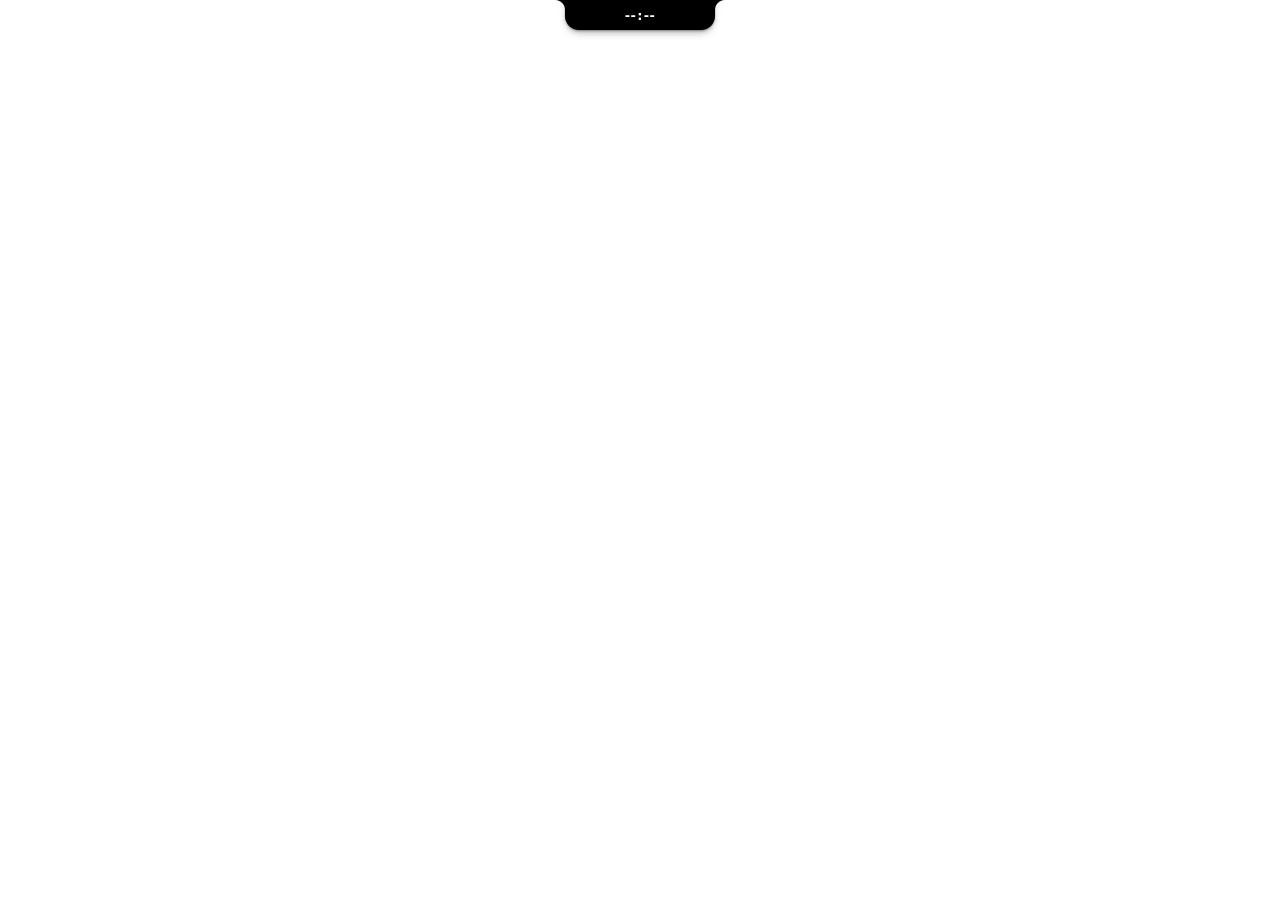
<file: index.html>
<!DOCTYPE html>
<html lang="ko">
<head>
<meta charset="UTF-8">
<meta name="viewport" content="width=device-width, initial-scale=1.0">
<title>Dalu</title>
<link rel="stylesheet" href="island.css">
</head>
<body>

<!-- 상태는 .island 의 data-s(뷰) / data-p(페이지) / data-pk(알림 종류) / data-chip / data-timer / data-pm 속성으로 결정된다 -->
<div class="island" id="island" data-s="idle" data-p="music" data-pk="track" data-chip="0" data-timer="0" data-pm="focus">
<div class="clip">   <!-- 안쪽 내용을 섬의 둥근 모서리로 자르는 틀. 귀(::before/::after)는 틀 밖(섬의 직속)이라 잘리지 않는다 -->

  <!-- 리퀴드 글래스(전체): 뒤 화면을 찍은 작은 그림(.desk) 위에 가장자리를 굴절시키는 유리판(.glassbody). 평소엔 display:none -->
  <img class="desk" id="deskImg" alt="">
  <div class="glassbody" id="glassBody"></div>

  <!-- 공유 앨범 아트: mini / peek / music / lyrics 상태 사이를 위치·크기가 변하며 이동한다 -->
  <div class="art-box art-main" id="artMain"><div class="art-in" id="artIn"><img class="js-art" alt=""><span class="note">♪</span><span class="art-pause"><svg class="ap-pause" viewBox="0 0 24 24"><path d="M7 5h3.4v14H7zM13.6 5H17v14h-3.4z"/></svg><svg class="ap-play" viewBox="0 0 24 24"><path d="M8 5.5v13l11-6.5z"/></svg></span></div></div>

  <!-- IDLE: 시계 (포모도로가 돌고 있으면 타이머) -->
  <div class="ly l-idle">
    <div class="clock" id="clock">--<i>:</i>--</div>
    <div class="idle-timer"><div class="tchip"><div class="tring"></div><svg class="sw-ico" viewBox="0 0 24 24"><path d="M15 1H9v2h6V1zm-4 13h2V8h-2v6zm8.03-6.61l1.42-1.42c-.43-.51-.9-.99-1.41-1.41l-1.42 1.42A8.962 8.962 0 0 0 12 4c-4.97 0-9 4.03-9 9s4.02 9 9 9 9-4.03 9-9c0-2.12-.74-4.07-1.97-5.61zM12 20c-3.87 0-7-3.13-7-7s3.13-7 7-7 7 3.13 7 7-3.13 7-7 7z"/></svg><span class="js-ttime">25:00</span></div></div>
  </div>

  <!-- MINI: 접힌 상태 (아트 + 실시간 가사 + 3-dot 간주 + 타이머 칩 + 이퀄라이저) -->
  <div class="ly l-mini">
    <div class="art-slot"></div>
    <div class="mini-lyric-box" id="miniLyricBox">
      <div class="mini-lyric-line" id="miniLyricLine">Cider</div>
      <div class="cider-dots" id="miniDots">
        <div class="dot-item" id="mDot1"><div class="dot-fill" id="mDotFill1"></div></div>
        <div class="dot-item" id="mDot2"><div class="dot-fill" id="mDotFill2"></div></div>
        <div class="dot-item" id="mDot3"><div class="dot-fill" id="mDotFill3"></div></div>
      </div>
    </div>
    <div class="mini-call" id="miniCall"><span class="mc-ico" id="mcIco"><svg viewBox="0 0 24 24"></svg></span><span class="mc-who" id="mcWho"></span><span class="mc-time" id="mcTime"></span><span class="mc-rec" id="mcRec" hidden></span></div>
    <div class="mini-xfer" id="miniXfer"><span class="mx-ico" id="mxIco"><svg viewBox="0 0 24 24"></svg></span><span class="mx-name" id="mxName"></span><span class="mx-meta" id="mxMeta"></span><span class="mx-bar"><i id="mxBar"></i></span></div>
    <div class="mini-clock" id="miniClock"></div>
    <div class="mini-bg" id="miniBg"><div class="mini-bg-line" id="miniBgLine"></div></div>
    <div class="tchip"><div class="tring"></div><svg class="sw-ico" viewBox="0 0 24 24"><path d="M15 1H9v2h6V1zm-4 13h2V8h-2v6zm8.03-6.61l1.42-1.42c-.43-.51-.9-.99-1.41-1.41l-1.42 1.42A8.962 8.962 0 0 0 12 4c-4.97 0-9 4.03-9 9s4.02 9 9 9 9-4.03 9-9c0-2.12-.74-4.07-1.97-5.61zM12 20c-3.87 0-7-3.13-7-7s3.13-7 7-7 7 3.13 7 7-3.13 7-7 7z"/></svg><span class="js-ttime">25:00</span></div>
    <div class="bars"><i></i><i></i><i></i><i></i><i></i></div>
  </div>

  <!-- PEEK: 곡이 바뀔 때 / 시스템·기능 알림 -->
  <div class="ly l-peek">
    <div class="pk-track">
      <div class="art-slot"></div>
      <div class="pk-text">
        <div class="pk-title js-title">-</div>
        <div class="pk-artist js-artist"></div>
      </div>
    </div>
    <div class="pk-info">
      <div class="pk-ico" id="pkIco"></div>
      <div class="pk-text">
        <div class="pk-title" id="pkTitle"></div>
        <div class="pk-artist" id="pkSub"></div>
      </div>
      <div class="pk-meter" id="pkMeter"><i></i></div>
    </div>
    <div class="pk-msg" id="peekMsg"></div>
  </div>

  <!-- PLAYER: music ↔ lyrics 는 같은 레이어 안에서 패널이 이동하고 가사가 오른쪽에서 나타난다 (data-mode) -->
  <div class="ly l-player" id="playerLayer" data-mode="music">
    <div class="ambient"></div>
    <button class="a srcbtn" id="srcBtn" data-i18n-title="sourceSwitch"><svg viewBox="0 0 24 24"><path d="M7 7h11l-3-3M17 17H6l3 3" fill="none" stroke="currentColor" stroke-width="2" stroke-linecap="round" stroke-linejoin="round"/></svg><span id="srcName">-</span></button>
    <button class="a volbtn" id="volBtn" data-i18n-title="volumeTitle"><svg viewBox="0 0 24 24"><path id="volIcon" d=""/></svg></button>
    <div class="a volpop" id="volPop">
      <button class="vmute" id="volMute" data-i18n-title="muteTitle"><svg viewBox="0 0 24 24"><path id="volMuteIcon" d=""/></svg></button>
      <input type="range" id="volSlider" min="0" max="100" step="1">
      <output id="volOut">0%</output>
    </div>
    <div class="a ttl js-title">-</div>
    <div class="a sub js-artist"></div>
    <div class="a controls">
      <button class="btn-ctrl mode js-shuffle" data-i18n-title="shuffle"><svg viewBox="0 0 24 24"><path class="js-shuffle-icon" d=""/></svg></button>
      <button class="btn-ctrl js-prev" data-i18n-title="prev"><svg viewBox="0 0 24 24"><path d="M6 6h2v12H6zm3.5 6l8.5 6V6z"/></svg></button>
      <button class="btn-ctrl big js-toggle" data-i18n-title="playPause"><svg viewBox="0 0 24 24"><path class="js-play-icon" d="M8 5v14l11-7z"/></svg></button>
      <button class="btn-ctrl js-next" data-i18n-title="next"><svg viewBox="0 0 24 24"><path d="M6 18l8.5-6L6 6v12zM16 6v12h2V6h-2z"/></svg></button>
      <button class="btn-ctrl mode js-repeat" data-i18n-title="repeat"><svg viewBox="0 0 24 24"><path class="js-repeat-icon" d=""/></svg></button>
      <button class="btn-ctrl lyr-toggle js-lyr-toggle" data-i18n-title="lyricsToggle"><svg viewBox="0 0 24 24" class="ic-chat"></svg></button>
    </div>
    <div class="prog-hit js-seek"><div class="prog"><i class="js-fill"></i></div></div>
    <div class="times"><span class="js-elapsed">0:00</span><span class="js-remain">-0:00</span></div>
    <div class="lyr" id="lyBox"><ol id="lyList"></ol></div>
  </div>

  <!-- POMODORO 페이지 -->
  <div class="ly l-pomo">
    <div class="glow glow-pomo"></div>
    <div class="a pring-wrap"><div class="pring" id="pomoRing"></div><div class="ptime js-ptime">25:00</div></div>
    <div class="a ttl" id="pomoMode">-</div>
    <div class="a sub" id="pomoSub"></div>
    <div class="a pstep stepper" id="pomoStep">
      <button id="pomoMinus"><svg viewBox="0 0 24 24"><path d="M19 13H5v-2h14v2z"/></svg></button>
      <span class="val" id="pomoMin">25</span>
      <button id="pomoPlus"><svg viewBox="0 0 24 24"><path d="M19 13h-6v6h-2v-6H5v-2h6V5h2v6h6v2z"/></svg></button>
    </div>
    <div class="a pbtns">
      <button class="pill primary" id="pomoStart"><svg viewBox="0 0 24 24"><path id="pomoStartIcon" d="M8 5v14l11-7z"/></svg><span id="pomoStartText">-</span></button>
      <button class="pill icon" id="pomoReset" data-i18n-title="reset"><svg viewBox="0 0 24 24"><path d="M17.65 6.35A7.958 7.958 0 0 0 12 4c-4.42 0-7.99 3.58-7.99 8s3.57 8 7.99 8c3.73 0 6.84-2.55 7.73-6h-2.08A5.99 5.99 0 0 1 12 18c-3.31 0-6-2.69-6-6s2.69-6 6-6c1.66 0 3.14.69 4.22 1.78L13 11h7V4l-2.35 2.35z"/></svg></button>
      <button class="pill" id="pomoSwitch">-</button>
    </div>
  </div>

  <!-- WATER 페이지 -->
  <div class="ly l-water" id="waterLayer">
    <div class="glow glow-water"></div>
    <div class="wmain">
      <div class="a wlabel" data-i18n="waterToday">-</div>
      <div class="a wamount" id="wAmount">0</div>
      <div class="a wbar"><i id="wBarFill"></i></div>
      <div class="a wstatus" id="wStatus"></div>
      <div class="a wbtns">
        <button class="pill primary" id="wAdd"><svg viewBox="0 0 24 24"><path d="M19 13h-6v6h-2v-6H5v-2h6V5h2v6h6v2z"/></svg><span id="wAddText">250 ml</span></button>
        <button class="pill icon" id="wSnooze"><svg viewBox="0 0 24 24"><path d="M12 2a10 10 0 1 0 0 20 10 10 0 0 0 0-20zm4.2 13.4-.8 1.3L11 13.9V7h1.5v6.1l3.7 2.3z"/></svg></button>
        <button class="pill icon" id="wUndo" data-i18n-title="undo"><svg viewBox="0 0 24 24"><path d="M12.5 8c-2.65 0-5.05.99-6.9 2.6L2 7v9h9l-3.62-3.62c1.39-1.16 3.16-1.88 5.12-1.88 3.54 0 6.55 2.31 7.6 5.5l2.37-.78C21.08 11.03 17.15 8 12.5 8z"/></svg></button>
        <button class="pill icon" id="wSettings" data-i18n-title="settings"><svg viewBox="0 0 24 24"><path d="M19.14 12.94c.04-.3.06-.61.06-.94 0-.32-.02-.64-.07-.94l2.03-1.58a.49.49 0 0 0 .12-.61l-1.92-3.32a.488.488 0 0 0-.59-.22l-2.39.96c-.5-.38-1.03-.7-1.62-.94l-.36-2.54a.484.484 0 0 0-.48-.41h-3.84c-.24 0-.43.17-.47.41l-.36 2.54c-.59.24-1.13.57-1.62.94l-2.39-.96c-.22-.08-.47 0-.59.22L2.74 8.87c-.12.21-.08.47.12.61l2.03 1.58c-.05.3-.09.63-.09.94s.02.64.07.94l-2.03 1.58a.49.49 0 0 0-.12.61l1.92 3.32c.12.22.37.29.59.22l2.39-.96c.5.38 1.03.7 1.62.94l.36 2.54c.05.24.24.41.48.41h3.84c.24 0 .44-.17.47-.41l.36-2.54c.59-.24 1.13-.56 1.62-.94l2.39.96c.22.08.47 0 .59-.22l1.92-3.32c.12-.22.07-.47-.12-.61l-2.01-1.58zM12 15.6c-1.98 0-3.6-1.62-3.6-3.6s1.62-3.6 3.6-3.6 3.6 1.62 3.6 3.6-1.62 3.6-3.6 3.6z"/></svg></button>
      </div>
      <div class="a chart" id="wChart"></div>
      <div class="caxis" id="wAxis"></div>
    </div>
    <div class="wsettings">
      <div class="srow" style="left:24px; top:18px"><label data-i18n="bottleSize">-</label>
        <div class="stepper"><button data-w="bottle" data-d="-1"><svg viewBox="0 0 24 24"><path d="M19 13H5v-2h14v2z"/></svg></button><span class="val" id="wsBottle">250</span><button data-w="bottle" data-d="1"><svg viewBox="0 0 24 24"><path d="M19 13h-6v6h-2v-6H5v-2h6V5h2v6h6v2z"/></svg></button></div></div>
      <div class="srow" style="left:24px; top:50px"><label data-i18n="dailyGoal">-</label>
        <div class="stepper"><button data-w="goal" data-d="-1"><svg viewBox="0 0 24 24"><path d="M19 13H5v-2h14v2z"/></svg></button><span class="val" id="wsGoal">2.0 L</span><button data-w="goal" data-d="1"><svg viewBox="0 0 24 24"><path d="M19 13h-6v6h-2v-6H5v-2h6V5h2v6h6v2z"/></svg></button></div></div>
      <div class="srow" style="left:24px; top:82px"><label data-i18n="remindEvery">-</label>
        <div class="stepper"><button data-w="interval" data-d="-1"><svg viewBox="0 0 24 24"><path d="M19 13H5v-2h14v2z"/></svg></button><span class="val" id="wsInterval">60</span><button data-w="interval" data-d="1"><svg viewBox="0 0 24 24"><path d="M19 13h-6v6h-2v-6H5v-2h6V5h2v6h6v2z"/></svg></button></div></div>
      <div class="srow" style="left:226px; top:18px"><label data-i18n="remindFrom">-</label>
        <div class="stepper"><button data-w="start" data-d="-1"><svg viewBox="0 0 24 24"><path d="M19 13H5v-2h14v2z"/></svg></button><span class="val" id="wsStart">9</span><button data-w="start" data-d="1"><svg viewBox="0 0 24 24"><path d="M19 13h-6v6h-2v-6H5v-2h6V5h2v6h6v2z"/></svg></button></div></div>
      <div class="srow" style="left:226px; top:50px"><label data-i18n="remindTo">-</label>
        <div class="stepper"><button data-w="end" data-d="-1"><svg viewBox="0 0 24 24"><path d="M19 13H5v-2h14v2z"/></svg></button><span class="val" id="wsEnd">21</span><button data-w="end" data-d="1"><svg viewBox="0 0 24 24"><path d="M19 13h-6v6h-2v-6H5v-2h6V5h2v6h6v2z"/></svg></button></div></div>
      <div class="srow" style="left:226px; top:82px"><label data-i18n="remindOn">-</label><button class="sw" id="wsEnabled"></button></div>
      <div class="a" style="right:28px; top:104px"><button class="pill primary" id="wsDone" data-i18n="done">-</button></div>
    </div>
  </div>

  <!-- SHELF 페이지 -->
  <div class="ly l-shelf">
    <div class="glow glow-shelf"></div>
    <div class="a szone" id="shZone">
      <div class="hint" id="shHint">-</div>
      <div class="shcards" id="shCards"></div>
    </div>
    <div class="a szone-phone" id="shPhone"><svg viewBox="0 0 24 24"></svg><span data-i18n="shPhoneDrop">-</span></div>
    <div class="a shtools">
      <button class="pill icon" id="shAdd" data-i18n-title="shAdd"><svg viewBox="0 0 24 24"><path d="M19 13h-6v6h-2v-6H5v-2h6V5h2v6h6v2z"/></svg></button>
      <button class="pill hidden" id="shClear" data-i18n="shClear">-</button>
    </div>
  </div>

  <!-- TODO 페이지 -->
  <div class="ly l-todo" id="todoLayer">
    <div class="glow glow-todo"></div>
    <div class="a thead">
      <span class="ttl" data-i18n="todoTitle">-</span><span class="cnt" id="todoCount">0/0</span>
      <button class="pill icon" id="todoAddBtn" data-i18n-title="todoAdd"><svg viewBox="0 0 24 24"><path d="M19 13h-6v6h-2v-6H5v-2h6V5h2v6h6v2z"/></svg></button>
    </div>
    <div class="a tlist" id="todoList"></div>
    <div class="a tempty" id="todoEmpty" data-i18n="todoEmpty">-</div>
    <div class="a tadd">
      <div class="row">
        <input type="text" id="todoText" maxlength="60" data-i18n-ph="todoPlaceholder">
        <input type="time" id="todoTime" hidden>
        <button type="button" class="timebtn datebtn" id="todoDateBtn" data-i18n-title="todoDateHint"><svg viewBox="0 0 24 24"><path d="M17 12h-5v5h5v-5zM16 1v2H8V1H6v2H5c-1.11 0-1.99.9-1.99 2L3 19c0 1.1.89 2 2 2h14c1.1 0 2-.9 2-2V5c0-1.1-.9-2-2-2h-1V1h-2zm3 18H5V8h14v11z"/></svg><span id="todoDateTxt"></span></button>
        <button type="button" class="timebtn" id="todoTimeBtn" data-i18n-title="todoTimeHint"><svg viewBox="0 0 24 24"><path d="M12 2a10 10 0 1 0 0 20 10 10 0 0 0 0-20zm4.2 13.4-.8 1.3L11 13.9V7h1.5v6.1l3.7 2.3z"/></svg><span id="todoTimeTxt"></span></button>
      </div>
      <div class="row" style="justify-content:flex-end">
        <button class="pill" id="todoCancel" data-i18n="cancel">-</button>
        <button class="pill primary" id="todoSave" data-i18n="add">-</button>
      </div>
      <div class="tpick" id="todoPick">
        <div class="row mid" id="tpDateRow">
          <div class="stepper" data-t="d"><button type="button" data-d="-1"><svg viewBox="0 0 24 24"><path d="M19 13H5v-2h14v2z"/></svg></button><span class="val dval" id="tpD">-</span><button type="button" data-d="1"><svg viewBox="0 0 24 24"><path d="M19 13h-6v6h-2v-6H5v-2h6V5h2v6h6v2z"/></svg></button></div>
        </div>
        <div class="row mid" id="tpTimeRow">
          <div class="stepper" data-t="h"><button type="button" data-d="-1"><svg viewBox="0 0 24 24"><path d="M19 13H5v-2h14v2z"/></svg></button><span class="val" id="tpH">18</span><button type="button" data-d="1"><svg viewBox="0 0 24 24"><path d="M19 13h-6v6h-2v-6H5v-2h6V5h2v6h6v2z"/></svg></button></div>
          <span class="colon">:</span>
          <div class="stepper" data-t="m"><button type="button" data-d="-1"><svg viewBox="0 0 24 24"><path d="M19 13H5v-2h14v2z"/></svg></button><span class="val" id="tpM">00</span><button type="button" data-d="1"><svg viewBox="0 0 24 24"><path d="M19 13h-6v6h-2v-6H5v-2h6V5h2v6h6v2z"/></svg></button></div>
        </div>
        <div class="row end">
          <button type="button" class="pill" id="tpClear" data-i18n="todoTimeClear">-</button>
          <button type="button" class="pill primary" id="tpOk" data-i18n="done">-</button>
        </div>
      </div>
    </div>
  </div>

  <!-- 타이머 / 스톱워치 -->
  <div class="ly l-timer" id="timerLayer" data-m="timer" data-run="0">
    <div class="glow glow-timer"></div>
    <div class="a tmmodes" id="tmModes"><i class="tmhl" id="tmHl"></i><button data-m="timer" data-i18n="timerMode">-</button><button data-m="stopwatch" data-i18n="stopwatchMode">-</button></div>
    <div class="a tmtime" id="tmTime" data-i18n-title="tmrSetTime">05:00</div>
    <div class="a tmadj" id="tmAdj">
      <button class="pill" data-d="-1">−1</button><button class="pill" data-d="1">+1</button><button class="pill" data-d="5">+5</button>
    </div>
    <div class="a tmpick" id="tmPick">
      <div class="row mid">
        <div class="tkcol"><div class="stepper" data-t="h"><button type="button" data-d="-1"><svg viewBox="0 0 24 24"><path d="M19 13H5v-2h14v2z"/></svg></button><span class="val" id="tkH">0</span><button type="button" data-d="1"><svg viewBox="0 0 24 24"><path d="M19 13h-6v6h-2v-6H5v-2h6V5h2v6h6v2z"/></svg></button></div><span class="tkunit" data-i18n="unitHour">h</span></div>
        <span class="colon">:</span>
        <div class="tkcol"><div class="stepper" data-t="m"><button type="button" data-d="-1"><svg viewBox="0 0 24 24"><path d="M19 13H5v-2h14v2z"/></svg></button><span class="val" id="tkM">25</span><button type="button" data-d="1"><svg viewBox="0 0 24 24"><path d="M19 13h-6v6h-2v-6H5v-2h6V5h2v6h6v2z"/></svg></button></div><span class="tkunit" data-i18n="unitMin">min</span></div>
      </div>
      <div class="row end">
        <button type="button" class="pill" id="tkCancel" data-i18n="cancel">-</button>
        <button type="button" class="pill primary" id="tkOk" data-i18n="done">-</button>
      </div>
    </div>
    <div class="a tmlaps" id="tmLaps"><div class="lapempty" id="lapEmpty"></div><div class="laplist" id="lapList"></div></div>
    <div class="a tmbtns">
      <button class="pill primary" id="tmStart"><svg viewBox="0 0 24 24"><path id="tmStartIcon" d=""/></svg><span id="tmStartText">-</span></button>
      <button class="pill icon" id="tmLap" data-i18n-title="lapTitle"><svg viewBox="0 0 24 24"><path d="M14.4 6 14 4H5v17h2v-7h5.6l.4 2h7V6z"/></svg></button>
      <button class="pill icon" id="tmReset" data-i18n-title="reset"><svg viewBox="0 0 24 24"><path d="M17.65 6.35A7.96 7.96 0 0 0 12 4a8 8 0 1 0 7.75 10h-2.08A6 6 0 1 1 12 6c1.66 0 3.14.69 4.22 1.78L13 11h7V4l-2.35 2.35z"/></svg></button>
    </div>
  </div>

  <!-- 클립보드 기록 -->
  <div class="ly l-clip" id="clipLayer">
    <div class="a thead"><span class="ttl" data-i18n="clipTitle">-</span><span class="cnt" id="clipCount"></span><button class="pill" id="clipClear" data-i18n="clipClear">-</button></div>
    <div class="a tlist" id="clipList"></div>
    <div class="a tempty" id="clipEmpty"></div>
  </div>

  <!-- 일정 (캘린더) -->
  <div class="ly l-agenda" id="agendaLayer">
    <div class="glow glow-agenda"></div>
    <div class="a thead"><span class="ttl" data-i18n="agendaTitle">-</span><span class="cnt" id="agendaCount"></span>
      <div class="aseg" id="agendaSeg"><button data-v="list" data-i18n="agendaViewList">-</button><button data-v="week" data-i18n="agendaViewWeek">-</button><button data-v="month" data-i18n="agendaViewMonth">-</button></div>
      <button class="pill icon" id="agendaRefresh" data-i18n-title="agendaRefreshTitle"><svg viewBox="0 0 24 24"><path d="M17.65 6.35A7.96 7.96 0 0 0 12 4a8 8 0 1 0 7.75 10h-2.08A6 6 0 1 1 12 6c1.66 0 3.14.69 4.22 1.78L13 11h7V4l-2.35 2.35z"/></svg></button></div>
    <div class="a tlist" id="agendaList"></div>
    <div class="a tempty" id="agendaEmpty"></div>
    <div class="a acal" id="agendaCal"><div class="agl" id="agGrid"></div><div class="agd"><div class="agdh" id="agDayHead"></div><div class="agdl" id="agDayList"></div></div></div>
  </div>

  <!-- 사용자 바로가기 -->
  <div class="ly l-launcher" id="launcherLayer">
    <div class="a thead"><span class="ttl" data-i18n="launcherTitle">-</span><span class="cnt" id="launcherCount"></span>
      <button class="pill icon" id="launcherEdit" data-i18n-title="launcherEditTitle"><svg viewBox="0 0 24 24"><path d="M3 17.25V21h3.75L17.8 9.94l-3.75-3.75L3 17.25zM20.7 7.04a1 1 0 0 0 0-1.41l-2.34-2.34a1 1 0 0 0-1.41 0l-1.83 1.83 3.75 3.75 1.83-1.83z"/></svg></button></div>
    <div class="a lgrid" id="launcherGrid"></div>
    <div class="a tempty" id="launcherEmpty"></div>
  </div>

  <!-- 시스템: 배터리·밝기·볼륨·Wi-Fi·블루투스·마이크 -->
  <div class="ly l-sys" id="sysLayer">
    <div class="a thead"><span class="ttl" data-i18n="sysTitle">-</span>
      <span class="sysbat" id="sysBat"><svg viewBox="0 0 24 24" id="sysBatIcon"></svg><span id="sysBatTxt"></span></span></div>
    <div class="a sysbody">
      <div class="sysrow" id="sysRowVol"><button class="sysic" id="sysMute"><svg viewBox="0 0 24 24" id="sysMuteIcon"></svg></button><input type="range" id="sysVol" min="0" max="100" step="1"><output id="sysVolOut">0%</output></div>
      <div class="sysrow" id="sysRowBri"><span class="sysic" id="sysBriIcon"><svg viewBox="0 0 24 24"></svg></span><input type="range" id="sysBri" min="0" max="100" step="1"><output id="sysBriOut">0%</output></div>
      <div class="systog" id="sysTog">
        <button class="ltile" id="sysWifi"><span class="ic"><svg viewBox="0 0 24 24"></svg></span><span class="nm"></span></button>
        <button class="ltile" id="sysBt"><span class="ic"><svg viewBox="0 0 24 24"></svg></span><span class="nm"></span></button>
        <button class="ltile" id="sysMic"><span class="ic"><svg viewBox="0 0 24 24"></svg></span><span class="nm"></span></button>
      </div>
    </div>
    <div class="a thead spk-head" id="spkHead" hidden><button class="sysic" id="spkBack" data-i18n-title="spkBack"><svg viewBox="0 0 24 24"></svg></button><span class="ttl" id="spkTitle"></span><span class="spk-hint" id="spkHint"></span></div>
    <div class="a spk-list" id="spkList" hidden></div>
    <span class="a spk-more" id="spkMore" hidden><svg viewBox="0 0 24 24"><path d="M6 9l6 6 6-6"/></svg></span>
    <div class="a spk-pw" id="spkPw" hidden><span class="spk-pwname" id="spkPwName"></span><input type="password" id="spkPwIn" autocomplete="off" spellcheck="false" data-i18n-ph="spkPassword"><button class="pill" id="spkPwGo" data-i18n="spkConnect">-</button></div>
  </div>

  <!-- 전원: 잠금·화면 끄기·절전·로그아웃·다시 시작·종료 (위험한 것은 한 번 더 눌러야 실행) -->
  <div class="ly l-power" id="powerLayer">
    <div class="a thead"><span class="ttl" data-i18n="powerTitle">-</span></div>
    <div class="a pwrgrid" id="pwrGrid">
      <button class="ltile danger" data-k="shutdown"><span class="ic"><svg viewBox="0 0 24 24"></svg></span><span class="nm" data-i18n="pwrShutdown">-</span></button>
      <button class="ltile danger" data-k="restart"><span class="ic"><svg viewBox="0 0 24 24"></svg></span><span class="nm" data-i18n="pwrRestart">-</span></button>
      <button class="ltile" data-k="sleep"><span class="ic"><svg viewBox="0 0 24 24"></svg></span><span class="nm" data-i18n="pwrSleep">-</span></button>
      <button class="ltile" data-k="screenoff"><span class="ic"><svg viewBox="0 0 24 24"></svg></span><span class="nm" data-i18n="pwrScreenOff">-</span></button>
      <button class="ltile" data-k="lock"><span class="ic"><svg viewBox="0 0 24 24"></svg></span><span class="nm" data-i18n="pwrLock">-</span></button>
      <button class="ltile danger" data-k="signout"><span class="ic"><svg viewBox="0 0 24 24"></svg></span><span class="nm" data-i18n="pwrSignOut">-</span></button>
    </div>
  </div>

  <!-- 휴대폰: 폰 앱(Dalu Link)으로 폰의 배터리·부재중과 벨소리 모드·방해 금지·폰 찾기 -->
  <div class="ly l-phone" id="phoneLayer">
    <div class="a thead"><button class="sysic ph-back" id="phBack" type="button" hidden><svg viewBox="0 0 24 24"></svg></button><span class="ttl" data-i18n="phoneTitle">-</span><span class="spk-hint ph-info" id="phInfo"><span class="ph-batt" id="phBatt"></span><span class="ph-miss" id="phMiss"></span></span></div>
    <div class="a pwrgrid phgrid" id="phGrid"></div>
    <div class="a ph-xfer" id="phXfer" hidden></div>
    <div class="a ph-drop" id="phDrop"><svg viewBox="0 0 24 24"></svg><span data-i18n="shPhoneDrop">-</span></div>
    <div class="a ph-sms" id="phSms" hidden>
      <div class="sm-list" id="smList"></div>
      <div class="sm-chat" id="smChat" hidden>
        <div class="sm-to" id="smToRow"><input type="text" id="smTo" maxlength="40" autocomplete="off" spellcheck="false" data-i18n-ph="smTo"><div class="sm-sug" id="smSug"></div></div>
        <div class="sm-msgs" id="smMsgs"></div>
        <div class="sm-send"><input type="text" id="smIn" maxlength="1000" autocomplete="off" spellcheck="false" data-i18n-ph="smPh"><button class="pill" id="smGo" type="button" data-i18n="phoneSend">-</button></div>
      </div>
      <div class="pm-msg" id="smMsg" hidden></div>
    </div>
    <div class="a ph-media" id="phMedia" hidden>
      <div class="pm-bar"><span class="pm-seg" id="pmSeg"><button type="button" data-k="all" data-i18n="pmAll">-</button><button type="button" data-k="image" data-i18n="pmImage">-</button><button type="button" data-k="video" data-i18n="pmVideo">-</button></span><button class="pill pm-copy" id="pmCopy" type="button" disabled>-</button><button class="pill pm-get" id="pmGet" type="button" disabled>-</button></div>
      <div class="pm-grid" id="pmGrid"></div>
      <div class="pm-msg" id="pmMsg" hidden></div>
    </div>
    <div class="a ph-card" id="phCard" hidden>
      <div class="ph-card-head"><span class="ph-card-app" id="phCardApp"></span><span class="ph-card-who" id="phCardWho"></span><span class="ph-snzs" id="phSnz" hidden><button type="button" class="ph-snz" data-h="1"></button><button type="button" class="ph-snz" data-h="6"></button><button type="button" class="ph-snz" data-h="24"></button></span><button class="sysic ph-card-x ph-card-mute" id="phCardMute" type="button" data-i18n-title="phoneMuteApp" hidden><svg viewBox="0 0 24 24"></svg></button><button class="sysic ph-card-x" id="phCardX" type="button" data-i18n-title="phoneDismiss"><svg viewBox="0 0 24 24"></svg></button></div>
      <div class="ph-card-body" id="phCardBody"></div>
      <div class="ph-card-reply"><input type="text" id="phCardIn" maxlength="500" autocomplete="off" spellcheck="false" data-i18n-ph="phoneReplyPh"><button class="pill" id="phCardSend" type="button" data-i18n="phoneSend">-</button></div>
    </div>
    <div class="a ph-call" id="phCall" hidden>
      <div class="ph-call-head"><span class="ph-call-st" id="phCallSt"></span><span class="ph-call-who" id="phCallWho"></span></div>
      <div class="ph-call-num" id="phCallNum"></div>
      <div class="ph-call-btns"><button class="pill ph-ans" id="phAns" type="button" data-i18n="phoneAnswer">-</button><button class="pill ph-ctl" id="phSpk" type="button" data-i18n="phoneSpeaker" hidden>-</button><button class="pill ph-ctl" id="phMute" type="button" data-i18n="phoneMute" hidden>-</button><button class="pill ph-ctl" id="phRec" type="button" data-i18n="phoneRecord" hidden>-</button><button class="pill ph-end" id="phEnd" type="button">-</button></div>
    </div>
    <div class="a ph-dial" id="phDial" hidden>
      <div class="ph-dial-row"><input type="text" id="phDialIn" maxlength="40" autocomplete="off" spellcheck="false" inputmode="tel" data-i18n-ph="phoneDialPh"><button class="pill" id="phDialGo" type="button" data-i18n="phoneDialGo">-</button><button class="sysic ph-card-x" id="phDialX" type="button" data-i18n-title="phoneDismiss"><svg viewBox="0 0 24 24"></svg></button></div>
      <div class="ph-dial-list" id="phDialList"></div>
    </div>
    <div class="a ph-msg" id="phMsg" hidden><span id="phMsgTx"></span><button class="pill" id="phOpen" type="button" data-i18n="phoneConnect">-</button></div>
  </div>

  <!-- 성능: CPU · 메모리 · 네트워크 -->
  <div class="ly l-perf" id="perfLayer">
    <div class="a thead"><span class="ttl" data-i18n="perfTitle">-</span></div>
    <div class="a pfgrid" id="pfGrid">
      <div class="pfcol" data-m="cpu"><span class="pfl" data-i18n="perfCpu">-</span><b class="pfv" id="pfCpu">--</b><svg class="pfspark" id="pfCpuGraph" viewBox="0 0 100 24" preserveAspectRatio="none"><path class="a" d=""/><path class="l" d=""/></svg><span class="pfs" id="pfCpuSub">&nbsp;</span></div>
      <div class="pfcol" data-m="gpu" id="pfGpuCol" hidden><span class="pfl" data-i18n="perfGpu">-</span><b class="pfv" id="pfGpu">--</b><svg class="pfspark" id="pfGpuGraph" viewBox="0 0 100 24" preserveAspectRatio="none"><path class="a" d=""/><path class="l" d=""/></svg><span class="pfs" id="pfGpuSub">&nbsp;</span></div>
      <div class="pfcol" data-m="mem"><span class="pfl" data-i18n="perfMem">-</span><b class="pfv" id="pfMem">--</b><svg class="pfspark" id="pfMemGraph" viewBox="0 0 100 24" preserveAspectRatio="none"><path class="a" d=""/><path class="l" d=""/></svg><span class="pfs" id="pfMemSub">&nbsp;</span></div>
      <div class="pfcol" data-m="net"><span class="pfl" data-i18n="perfNet">-</span><b class="pfv" id="pfNet">--</b><svg class="pfspark" id="pfNetGraph" viewBox="0 0 100 24" preserveAspectRatio="none"><path class="a" d=""/><path class="l" d=""/></svg><span class="pfs" id="pfNetSub">&nbsp;</span></div>
    </div>
  </div>

  <!-- 날씨: 현재 날씨 + 3일 예보 (설정에서 켜고 도시를 고른 경우만) -->
  <div class="ly l-weather" id="weatherLayer">
    <div class="a thead"><span class="ttl" id="wxCity">-</span><span class="cnt" id="wxUpd"></span>
      <button class="pill icon" id="wxRefresh" data-i18n-title="wxRefresh"><svg viewBox="0 0 24 24" id="wxRefreshIc"></svg></button></div>
    <div class="a wxbody" id="wxBody">
      <div class="wxnow"><span class="wxic"><svg viewBox="0 0 24 24" id="wxIc"></svg></span><b class="wxtemp" id="wxTemp">--</b>
        <div class="wxmeta"><span id="wxCond"></span><span id="wxFeels"></span><span id="wxHiLo"></span><span id="wxAir"></span></div></div>
      <div class="wxdays" id="wxDays"></div>
    </div>
    <div class="a wxmsg" id="wxMsg" hidden><span id="wxMsgText"></span><button class="pill" id="wxMsgBtn"></button></div>
  </div>

  <!-- 플러그인 -->
  <div class="ly l-plugins" id="pluginsLayer">
    <div class="glow glow-plug"></div>
    <div class="a phero" id="plugHero"><span class="porb" id="plugOrb"></span><div class="pnm" id="plugName"></div><div class="pst" id="pluginStatus"></div></div>
    <div class="a pchips" id="pluginChips"></div>
    <div class="a pgrid" id="pluginGrid"></div>
    <div class="a tempty" id="pluginsEmpty"></div>
  </div>

  <!-- BUDS 페이지: 이어버드 배터리(좌/우/케이스)와 소음 제어 모드 -->
  <div class="ly l-buds" id="budsLayer">
    <div class="glow glow-buds"></div>
    <div class="a ttl" id="budsName">-</div>
    <div class="a sub" id="budsSub"></div>
    <div class="a bats" id="budsBats">
      <div class="bat" data-pos="left"><div class="bwrap"><div class="bring"></div><b class="bval">--</b><svg class="bolt" viewBox="0 0 24 24"><path d="M13.5 2L5 13.5h5.5L9.5 22 19 9.5h-5.8z"/></svg></div><span class="blab" data-i18n="budsLeft">L</span></div>
      <div class="bat" data-pos="right"><div class="bwrap"><div class="bring"></div><b class="bval">--</b><svg class="bolt" viewBox="0 0 24 24"><path d="M13.5 2L5 13.5h5.5L9.5 22 19 9.5h-5.8z"/></svg></div><span class="blab" data-i18n="budsRight">R</span></div>
      <div class="bat" data-pos="case"><div class="bwrap"><div class="bring"></div><b class="bval">--</b><svg class="bolt" viewBox="0 0 24 24"><path d="M13.5 2L5 13.5h5.5L9.5 22 19 9.5h-5.8z"/></svg></div><span class="blab" data-i18n="budsCase">Case</span></div>
    </div>
    <div class="a modes" id="budsModes">
      <i class="mode-hl" id="modeHl"></i>
      <button class="mbtn" data-mode="0"><svg class="mic" viewBox="0 0 24 24"></svg><span data-i18n="modeOff">-</span></button>
      <button class="mbtn" data-mode="2"><svg class="mic" viewBox="0 0 24 24"></svg><span data-i18n="modeAmbient">-</span></button>
      <button class="mbtn" data-mode="3"><svg class="mic" viewBox="0 0 24 24"></svg><span data-i18n="modeAdaptive">-</span></button>
      <button class="mbtn" data-mode="1"><svg class="mic" viewBox="0 0 24 24"></svg><span data-i18n="modeAnc">-</span></button>
    </div>
    <div class="a btlist" id="btList"></div>
  </div>

  <!-- 공통: 페이지 도트 / 핀 / 알림 -->
  <div class="dots" id="pageDots">
    <i data-p="music"></i><i data-p="pomo"></i><i data-p="timer"></i><i data-p="water"></i><i data-p="shelf"></i><i data-p="todo"></i><i data-p="clip" class="hidden"></i><i data-p="agenda" class="hidden"></i><i data-p="launcher"></i><i data-p="sys"></i><i data-p="power"></i><i data-p="perf"></i><i data-p="weather"></i><i data-p="phone"></i><i data-p="plugins"></i><i data-p="buds" class="hidden"></i>
  </div>
  <button class="upd-chip" id="updChip" type="button"><svg viewBox="0 0 24 24"><path d="M19 9h-4V3H9v6H5l7 7 7-7zM5 18v2h14v-2H5z"/></svg><span id="updChipText"></span></button>
  <button class="btn-pin" id="btnPin" data-i18n-title="pin">
    <svg viewBox="0 0 24 24"><path d="M16 12V4h1V2H7v2h1v8l-2 2v2h5.2v6h1.6v-6H18v-2l-2-2z"/></svg>
  </button>
  <div class="toast" id="toast"></div>
  <!-- 알림 띠: 노치가 펼쳐져 있을 때 알림은 접힌 노치의 알림과 같은 모양으로 맨 위에 뜨고, 기존 내용은 그만큼 아래로 내려간다 -->
  <div class="popbar" id="popBar" aria-live="polite">
    <div class="pk-ico pb-ico" id="pbIco"></div>
    <div class="pb-text"><span class="pb-title" id="pbTitle"></span><span class="pb-sub" id="pbSub"></span></div>
    <div class="pk-meter pb-meter" id="pbMeter"><i></i></div>
  </div>
</div>
</div>

<!-- Right Click Context Menu -->
<div class="context-menu" id="contextMenu">
  <div class="menu-item" id="menuPin">
    <svg viewBox="0 0 24 24"><path d="M16 12V4h1V2H7v2h1v8l-2 2v2h5.2v6h1.6v-6H18v-2l-2-2z"/></svg>
    <span id="menuPinText">-</span>
  </div>
  <div class="menu-item" id="menuSound">
    <svg viewBox="0 0 24 24"><path d="M3 9v6h4l5 5V4L7 9H3zm13.5 3A4.5 4.5 0 0 0 14 7.97v8.05c1.48-.73 2.5-2.25 2.5-4.02z"/></svg>
    <span id="menuSoundText">-</span>
  </div>
  <div class="menu-item" id="menuLang">
    <svg viewBox="0 0 24 24"><path d="M11.99 2C6.47 2 2 6.48 2 12s4.47 10 9.99 10C17.52 22 22 17.52 22 12S17.52 2 11.99 2zm6.93 6h-2.95a15.65 15.65 0 0 0-1.38-3.56A8.03 8.03 0 0 1 18.92 8zM12 4.04c.83 1.2 1.48 2.53 1.91 3.96h-3.82c.43-1.43 1.08-2.76 1.91-3.96zM4.26 14C4.1 13.36 4 12.69 4 12s.1-1.36.26-2h3.38c-.08.66-.14 1.32-.14 2 0 .68.06 1.34.14 2H4.26zm.82 2h2.95c.32 1.25.78 2.45 1.38 3.56A7.987 7.987 0 0 1 5.08 16zm2.95-8H5.08a7.987 7.987 0 0 1 4.33-3.56A15.65 15.65 0 0 0 8.03 8zM12 19.96c-.83-1.2-1.48-2.53-1.91-3.96h3.82c-.43 1.43-1.08 2.76-1.91 3.96zM14.34 14H9.66c-.09-.66-.16-1.32-.16-2 0-.68.07-1.35.16-2h4.68c.09.65.16 1.32.16 2 0 .68-.07 1.34-.16 2zm.25 5.56c.6-1.11 1.06-2.31 1.38-3.56h2.95a8.03 8.03 0 0 1-4.33 3.56zM16.36 14c.08-.66.14-1.32.14-2 0-.68-.06-1.34-.14-2h3.38c.16.64.26 1.31.26 2s-.1 1.36-.26 2h-3.38z"/></svg>
    <span id="menuLangText">-</span>
  </div>
  <div class="menu-item" id="menuSlim">
    <svg viewBox="0 0 24 24"><path d="M4 4h16v3H4z"/><path d="M12 10v8m0 0-3-3m3 3 3-3" fill="none" stroke="currentColor" stroke-width="2" stroke-linecap="round" stroke-linejoin="round"/></svg>
    <span data-i18n="slimMode">-</span>
  </div>
  <div class="menu-item" id="menuClickThrough">
    <svg viewBox="0 0 24 24"><path d="M12 4.5C7 4.5 2.73 7.61 1 12c1.73 4.39 6 7.5 11 7.5s9.27-3.11 11-7.5c-1.73-4.39-6-7.5-11-7.5zM12 17c-2.76 0-5-2.24-5-5s2.24-5 5-5 5 2.24 5 5-2.24 5-5 5zm0-8c-1.66 0-3 1.34-3 3s1.34 3 3 3 3-1.34 3-3-1.34-3-3-3z"/></svg>
    <span data-i18n="clickThrough">-</span>
  </div>
  <div class="menu-divider"></div>
  <div class="menu-item" id="menuSettings">
    <svg viewBox="0 0 24 24"><path d="M4 7h9M17 7h3M4 17h3M11 17h9" fill="none" stroke="currentColor" stroke-width="2" stroke-linecap="round"/><circle cx="15" cy="7" r="2" fill="none" stroke="currentColor" stroke-width="2"/><circle cx="9" cy="17" r="2" fill="none" stroke="currentColor" stroke-width="2"/></svg>
    <span id="menuSettingsText" data-i18n="menuSettings">설정…</span>
  </div>
  <div class="menu-item danger" id="menuExit">
    <svg viewBox="0 0 24 24"><path d="M19 6.41L17.59 5 12 10.59 6.41 5 5 6.41 10.59 12 5 17.59 6.41 19 12 13.41 17.59 19 19 17.59 13.41 12z"/></svg>
    <span data-i18n="exit">-</span>
  </div>
</div>

<!-- 보조 노치: 음악이 나오는 접힌 노치 옆에 따로 붙는 작은 알약 (타이머/시계) -->
<svg width="0" height="0" style="position:absolute" aria-hidden="true"><defs>
  <!-- 물방울 필터: 모양을 흐리게 번지게 한 뒤(blur) 다시 선명하게 자른다(threshold). 두 모양이 가까울 때만 '목'이 생겨 한 덩어리처럼 늘어났다 뚝 끊어진다 -->
  <filter id="goo" x="-5%" y="-60%" width="110%" height="220%" color-interpolation-filters="sRGB">
    <feGaussianBlur in="SourceGraphic" stdDeviation="5" result="b"/>
    <feColorMatrix in="b" mode="matrix" values="1 0 0 0 0  0 1 0 0 0  0 0 1 0 0  0 0 0 18 -8"/>
  </filter>
</defs></svg>
<div id="slimHit"></div>
<div class="goo" id="gooLayer"><div class="goo-in"><i class="goo-body"></i><i class="goo-neck" id="gooNeck"><img class="gimg" alt=""></i><i class="goo-bulge"><img class="gimg" alt=""></i><i class="goo-drop" id="gooDrop"><img class="gimg" alt=""></i></div></div>
<div class="goo goo-l" id="gooLayerL"><div class="goo-in"><i class="goo-body"></i><i class="goo-neck" id="gooNeckL"><img class="gimg" alt=""></i><i class="goo-bulge"><img class="gimg" alt=""></i><i class="goo-drop" id="gooDropL"><img class="gimg" alt=""></i></div></div>
<div class="sat-wrap" id="satWrap"><div class="sat" id="sat"><img class="sat-desk" id="satDesk" alt=""><i class="sat-skin"></i><div class="sat-in"><div class="sat-ring tring"></div><svg class="sw-ico" viewBox="0 0 24 24"><path d="M15 1H9v2h6V1zm-4 13h2V8h-2v6zm8.03-6.61l1.42-1.42c-.43-.51-.9-.99-1.41-1.41l-1.42 1.42A8.962 8.962 0 0 0 12 4c-4.97 0-9 4.03-9 9s4.02 9 9 9 9-4.03 9-9c0-2.12-.74-4.07-1.97-5.61zM12 20c-3.87 0-7-3.13-7-7s3.13-7 7-7 7 3.13 7 7-3.13 7-7 7z"/></svg><span class="sat-t"></span></div></div></div>
<div class="sat-wrap sat-wrap-l" id="satWrapL"><div class="sat" id="satL"><img class="sat-desk" id="satDeskL" alt=""><i class="sat-skin"></i><div class="sat-in"><div class="sat-ring tring"></div><svg class="sw-ico" viewBox="0 0 24 24"><path d="M15 1H9v2h6V1zm-4 13h2V8h-2v6zm8.03-6.61l1.42-1.42c-.43-.51-.9-.99-1.41-1.41l-1.42 1.42A8.962 8.962 0 0 0 12 4c-4.97 0-9 4.03-9 9s4.02 9 9 9 9-4.03 9-9c0-2.12-.74-4.07-1.97-5.61zM12 20c-3.87 0-7-3.13-7-7s3.13-7 7-7 7 3.13 7 7-3.13 7-7 7z"/></svg><span class="sat-t"></span></div></div></div>

<script src="icons.js"></script>
<script src="glass.js"></script>
<script src="prefs_shared.js"></script>
<script src="i18n_cjk.js"></script>
<script src="app.js"></script>
<script src="features.js"></script>
<script src="features2.js"></script>
<script src="phone.js"></script>
<script src="reorder.js"></script>
<script src="notchglass.js"></script>
<script src="satellite.js"></script>
<script src="prefs.js"></script>
<script src="main.js"></script>
</body>
</html>
</file>
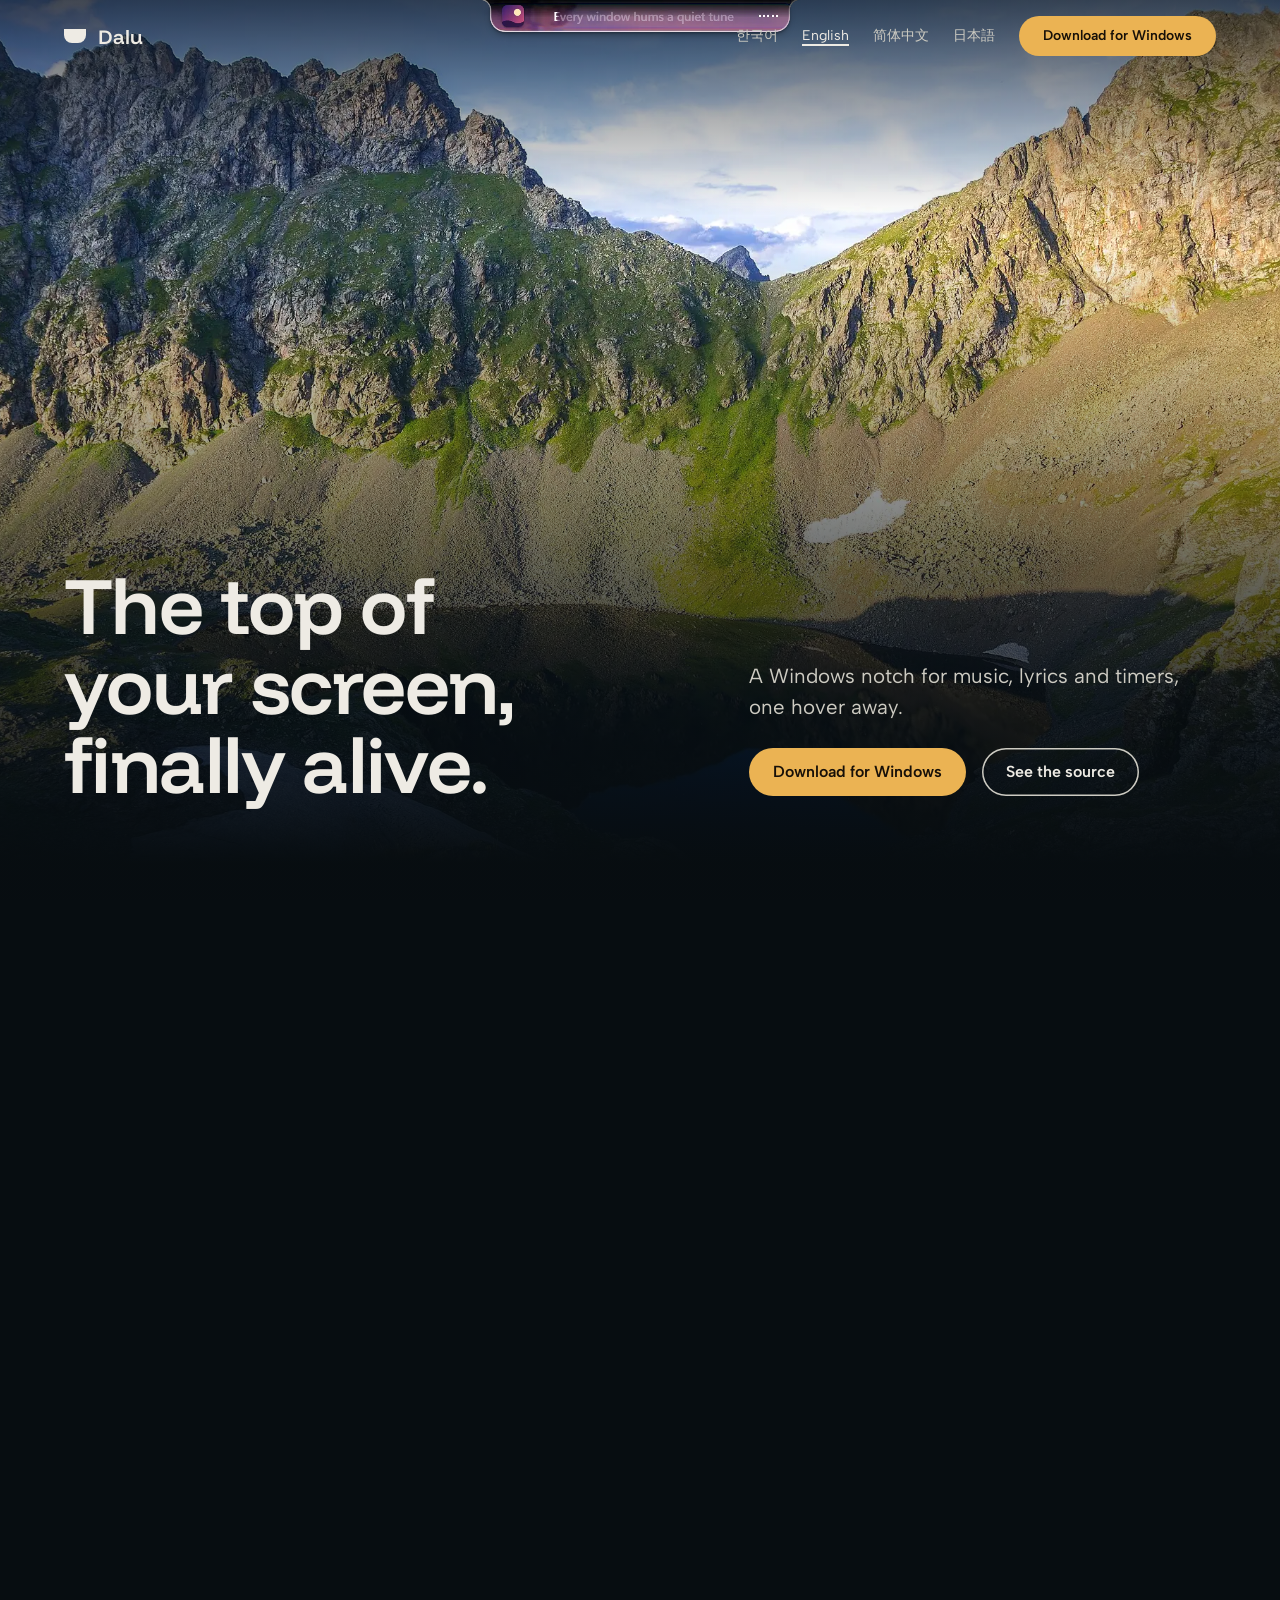
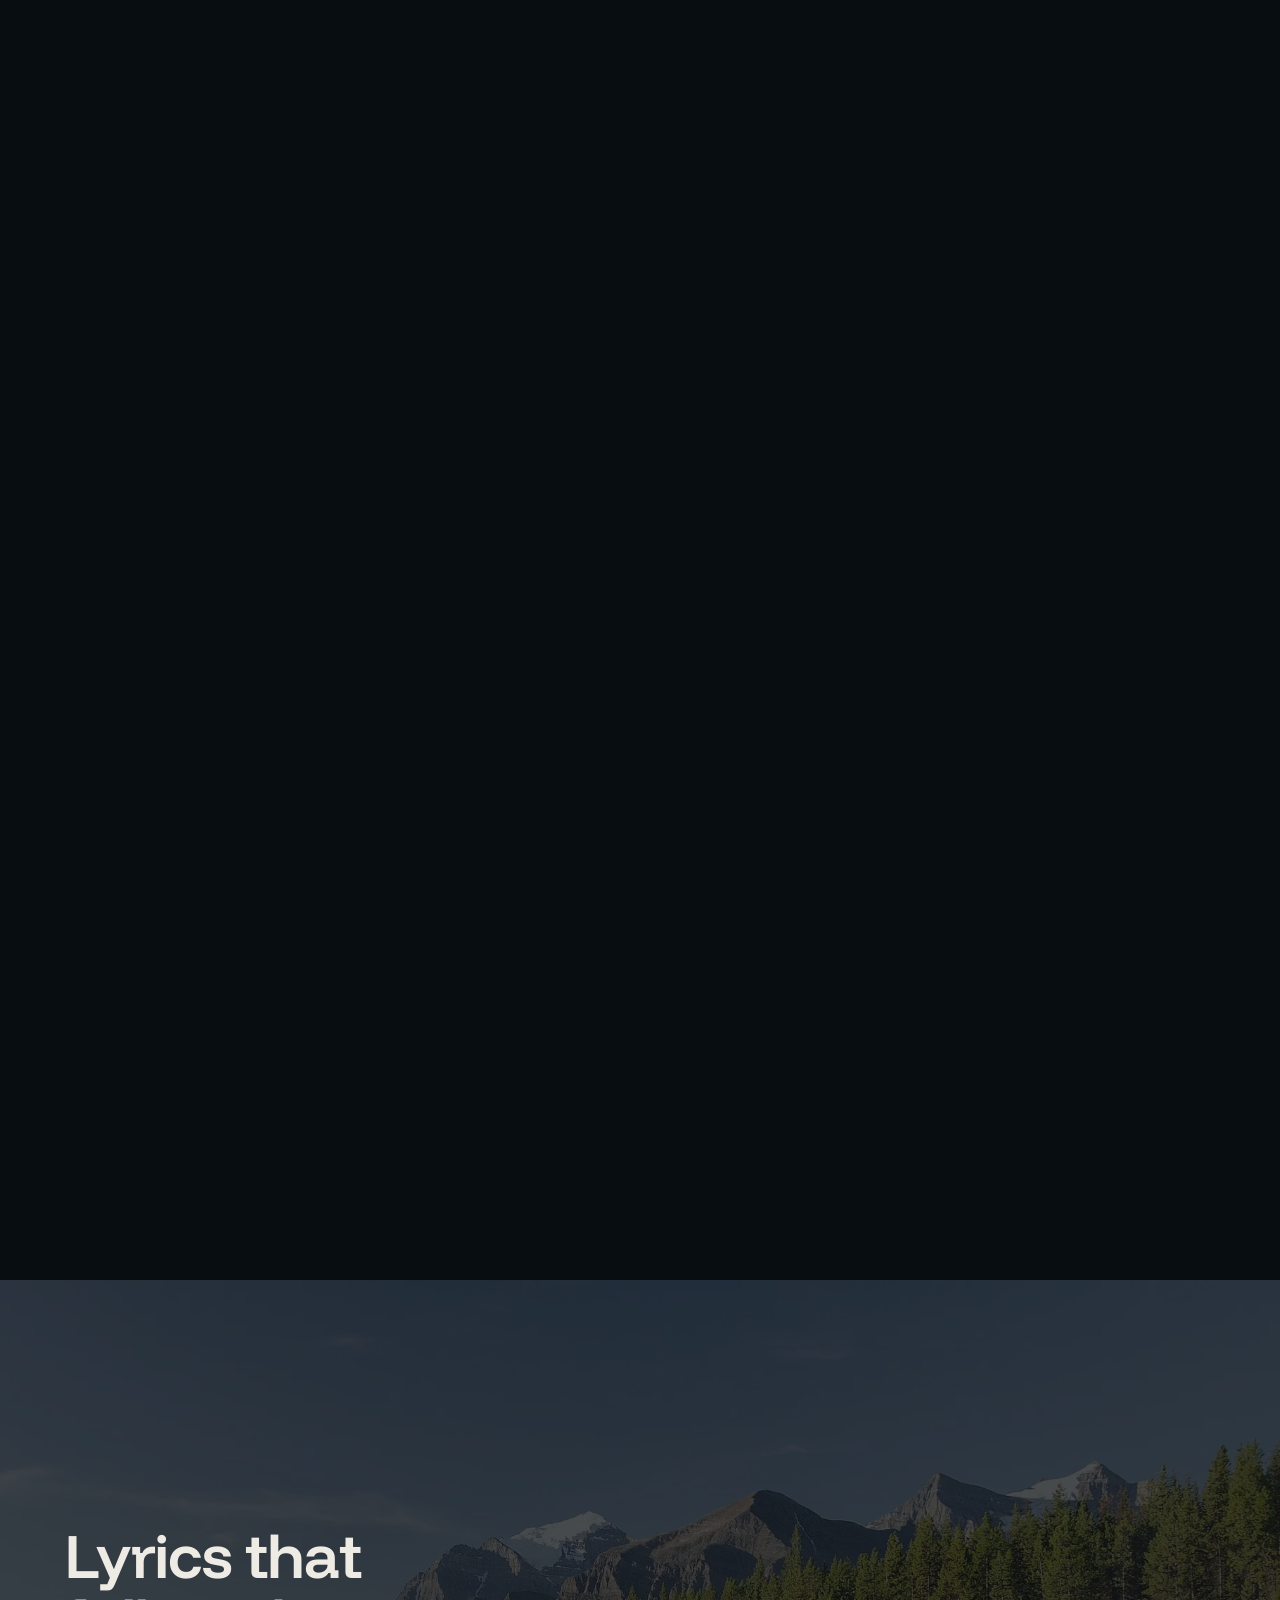
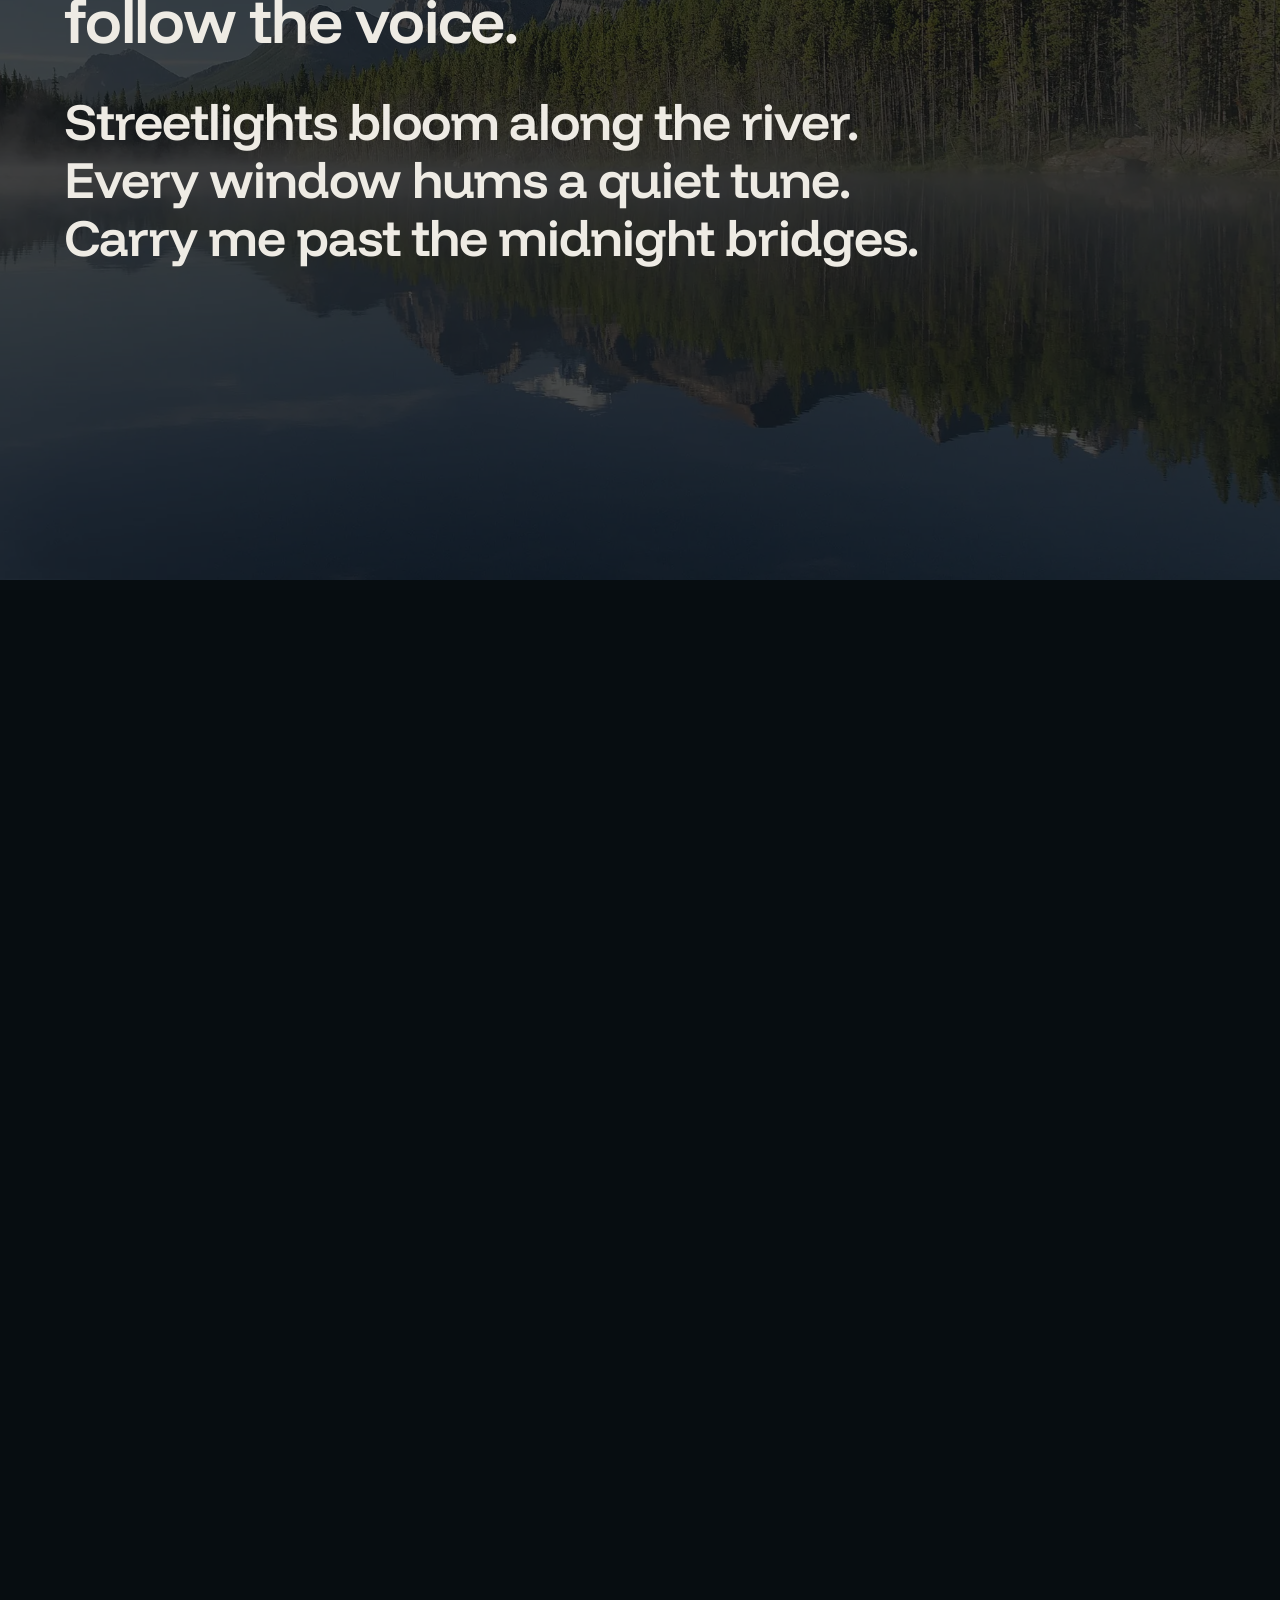
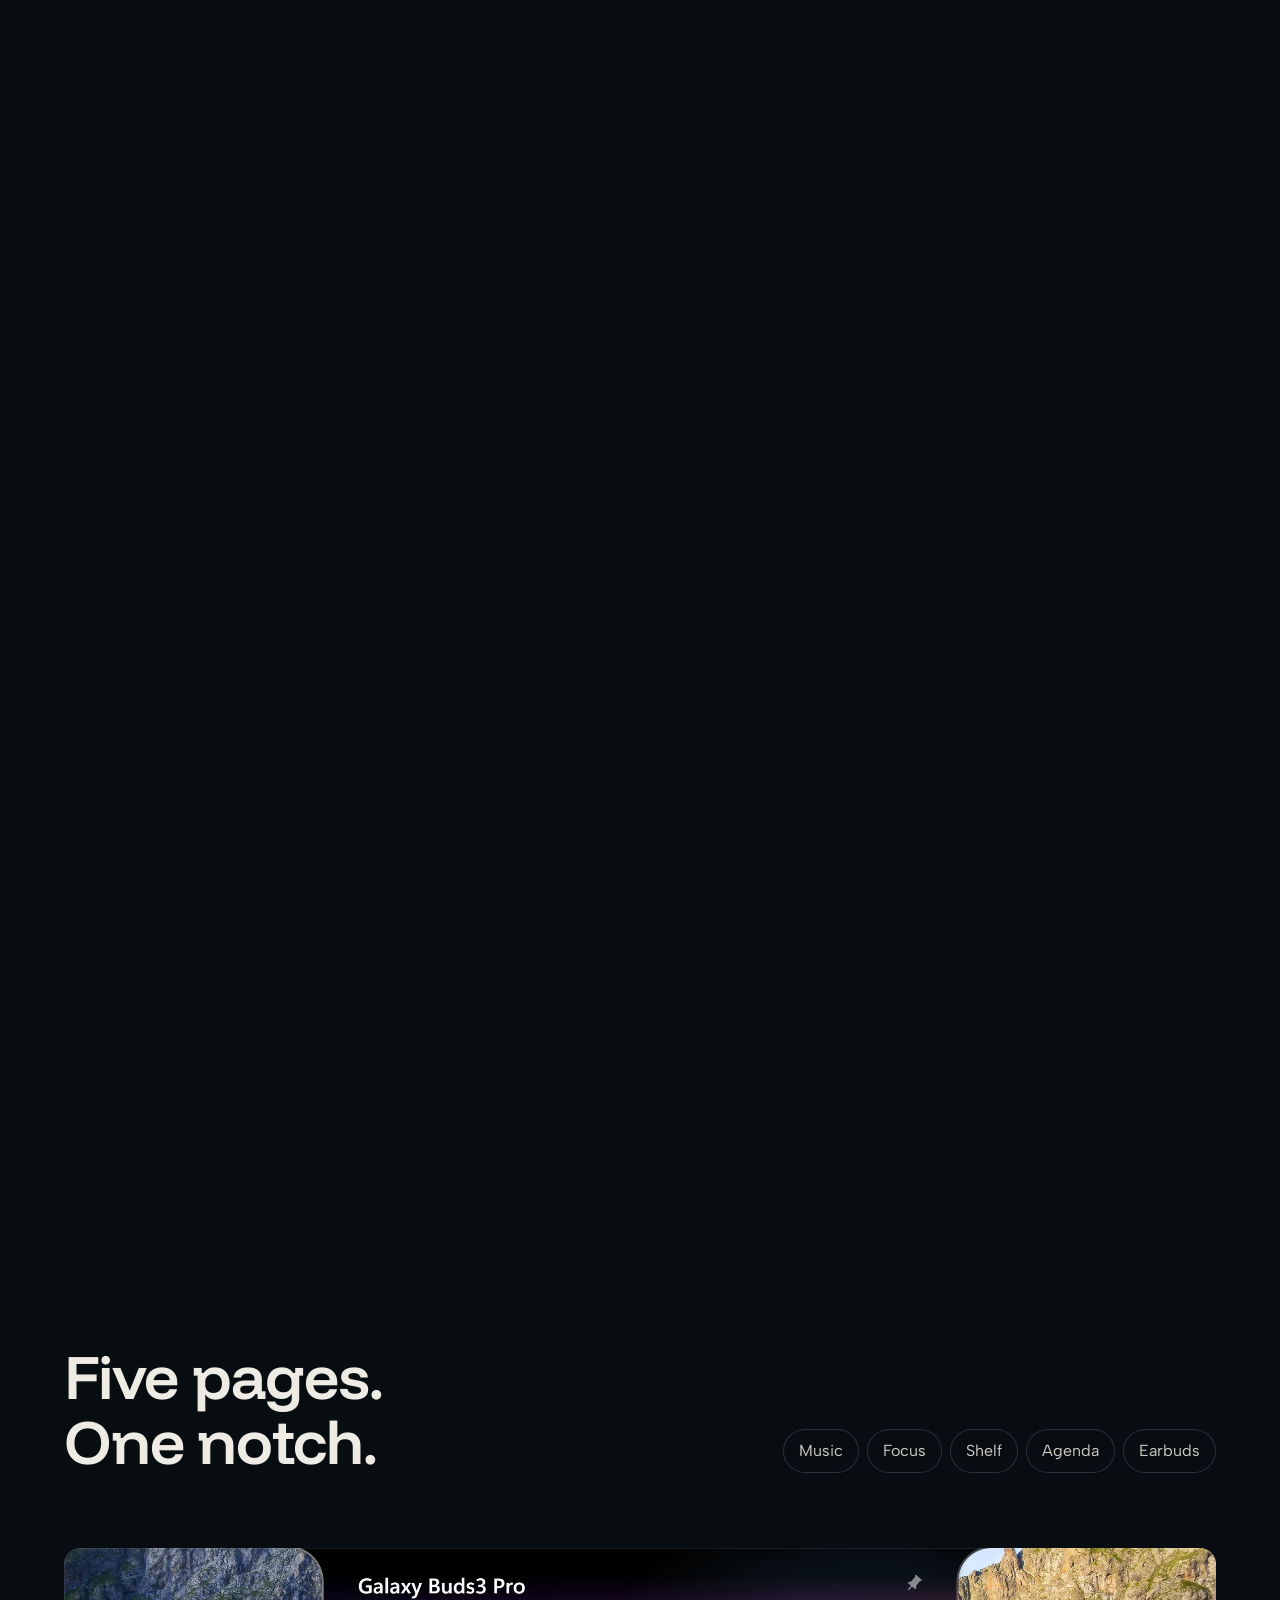
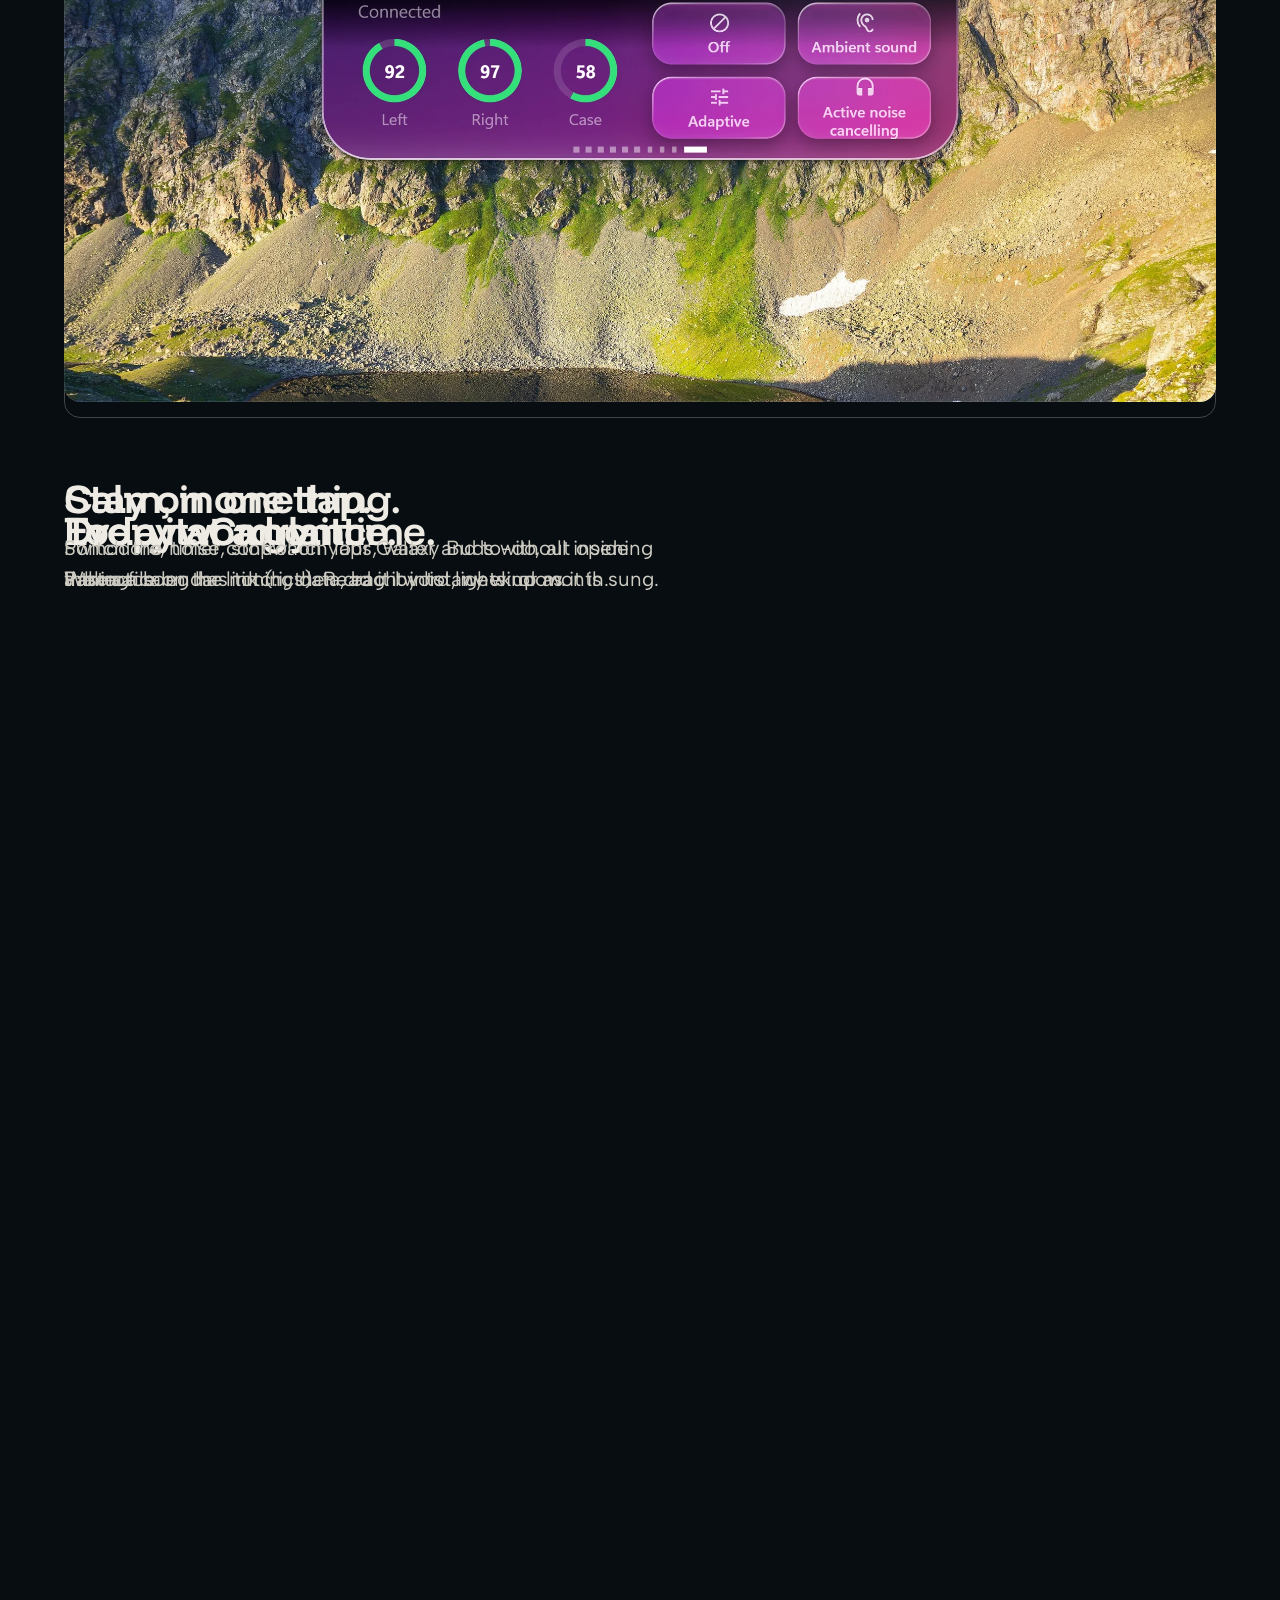
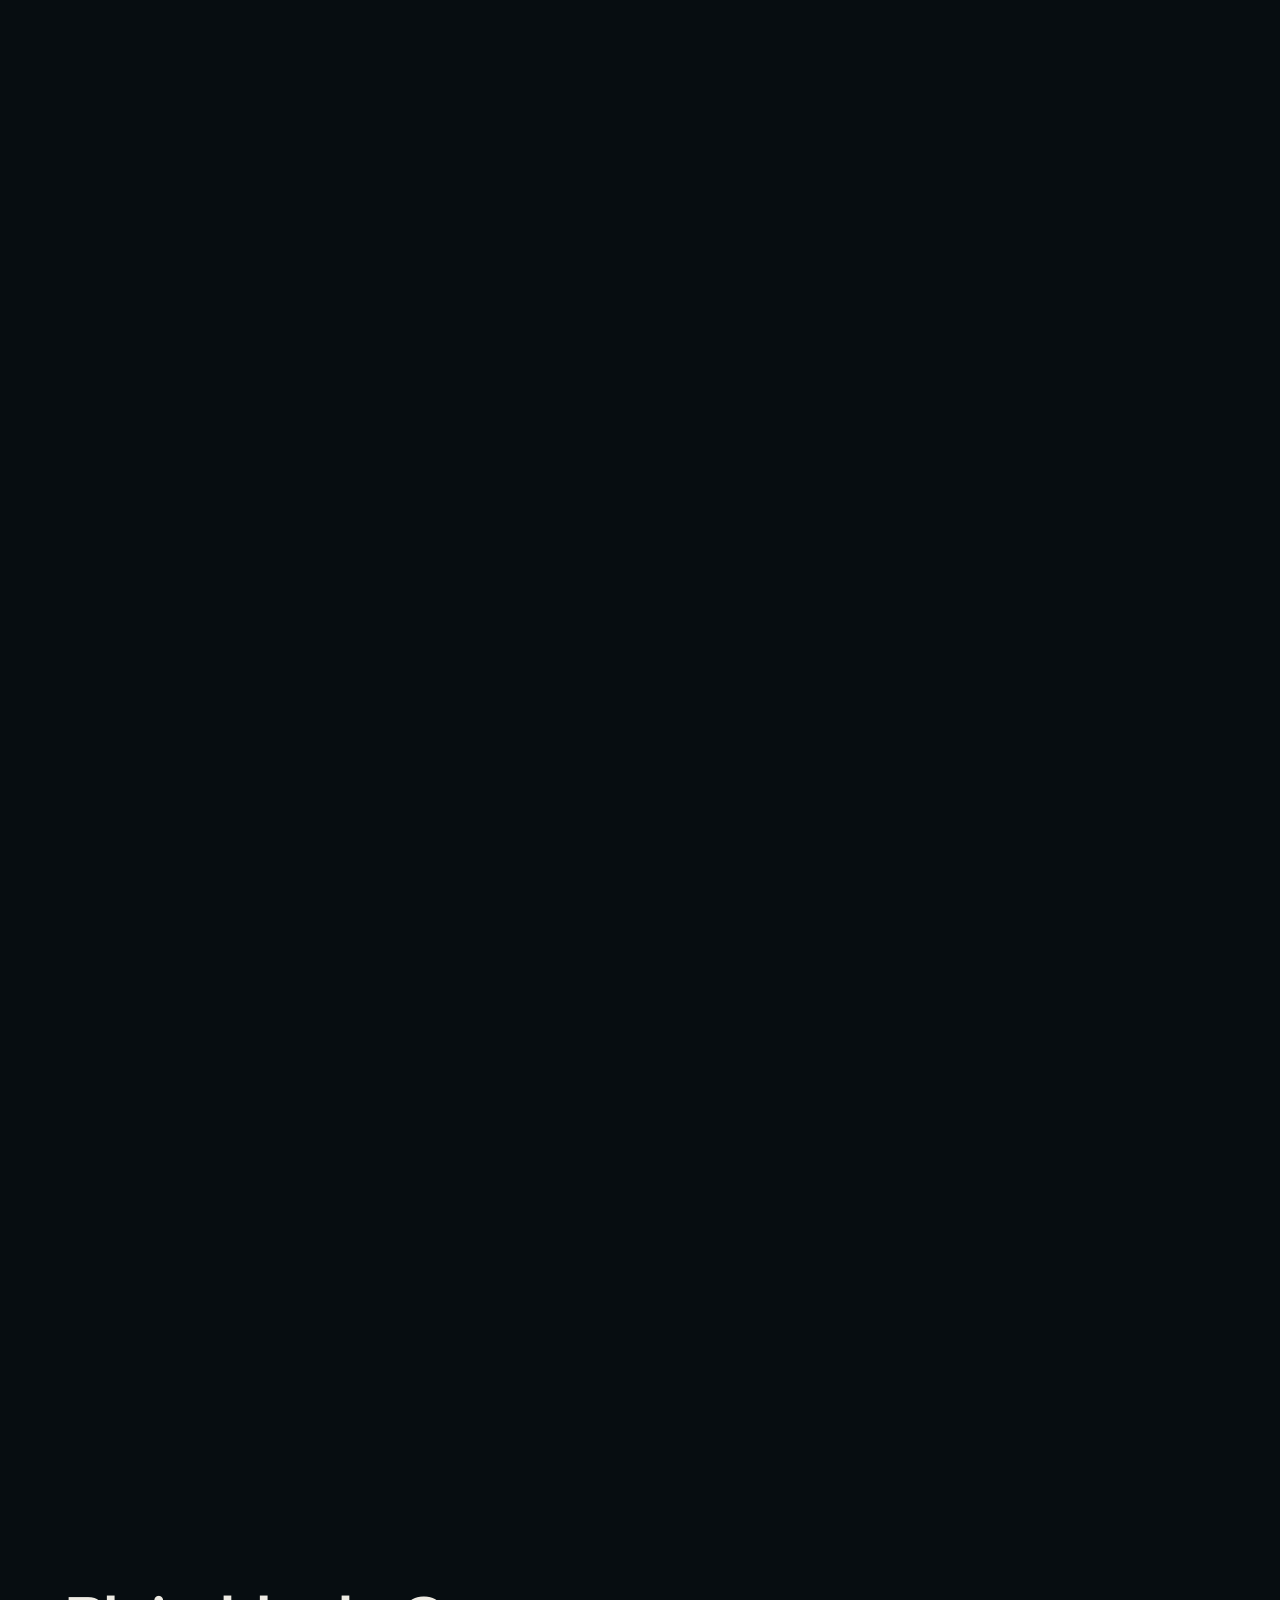
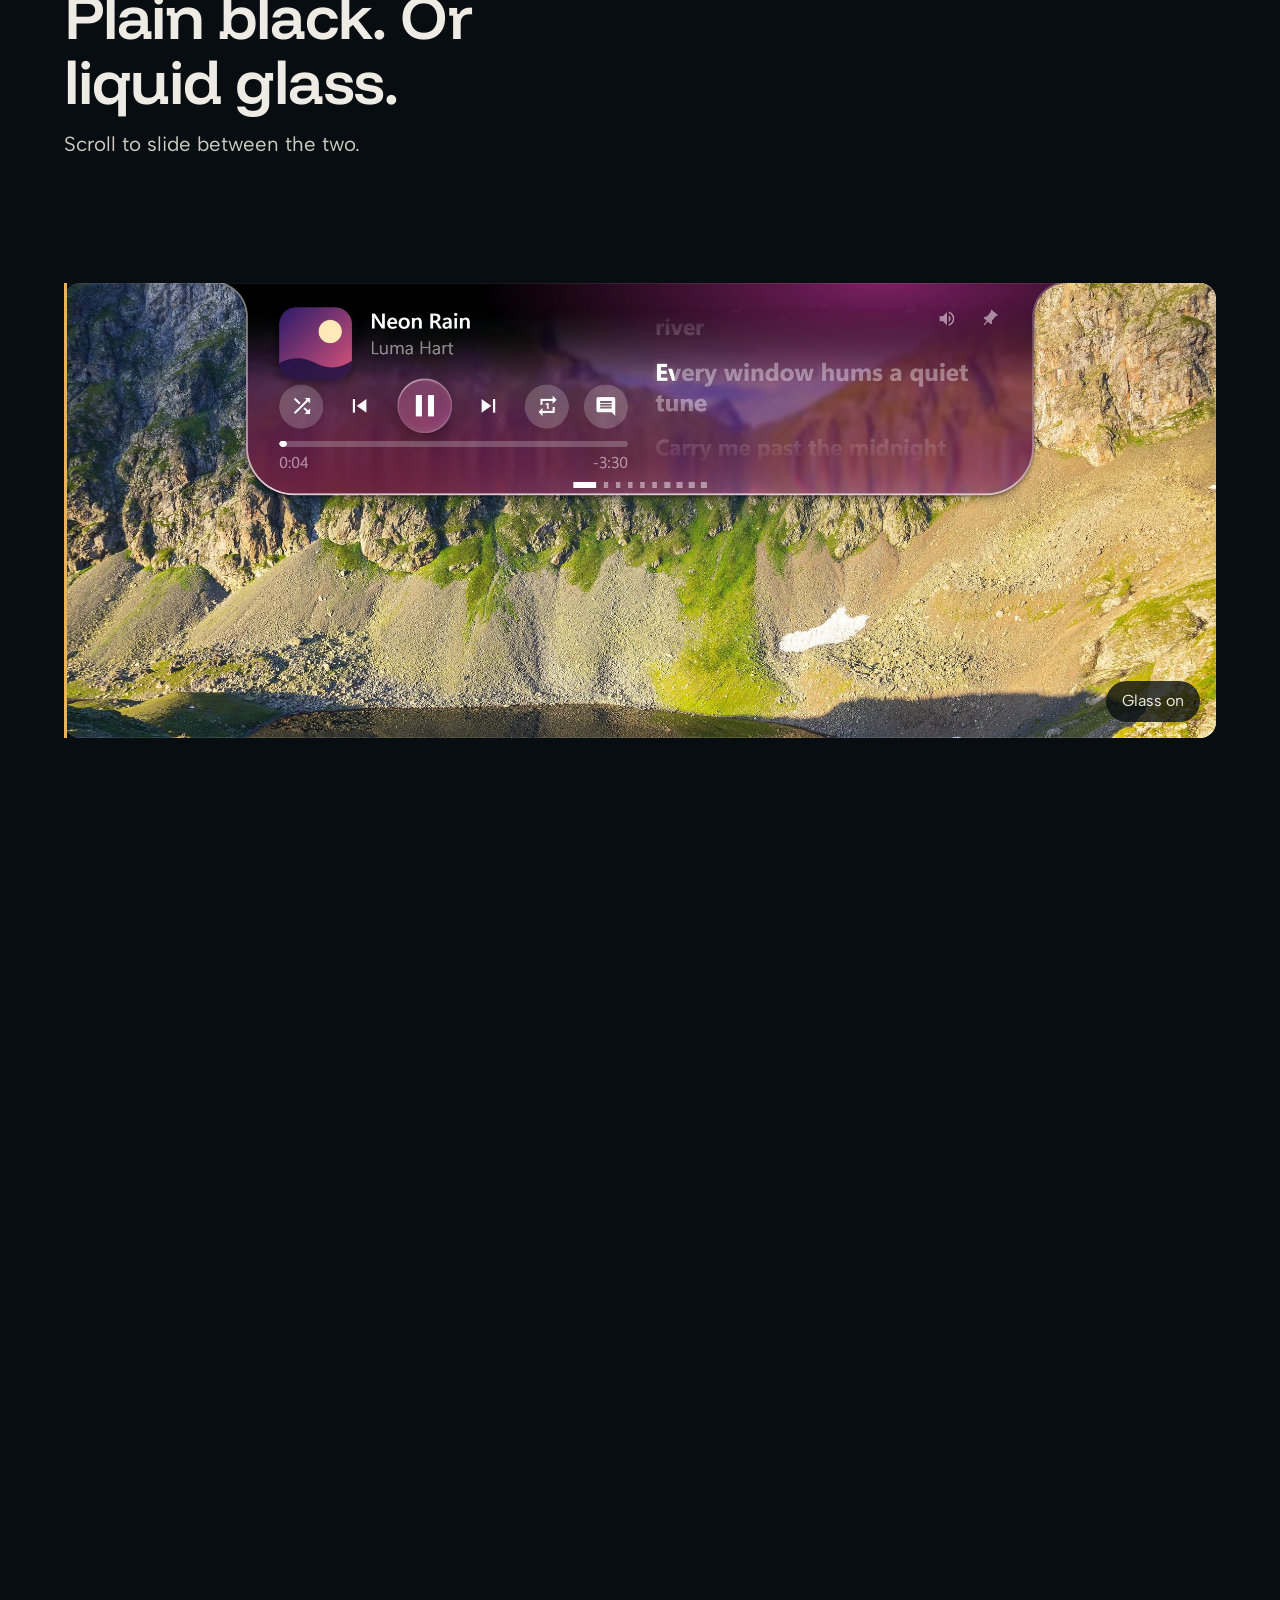
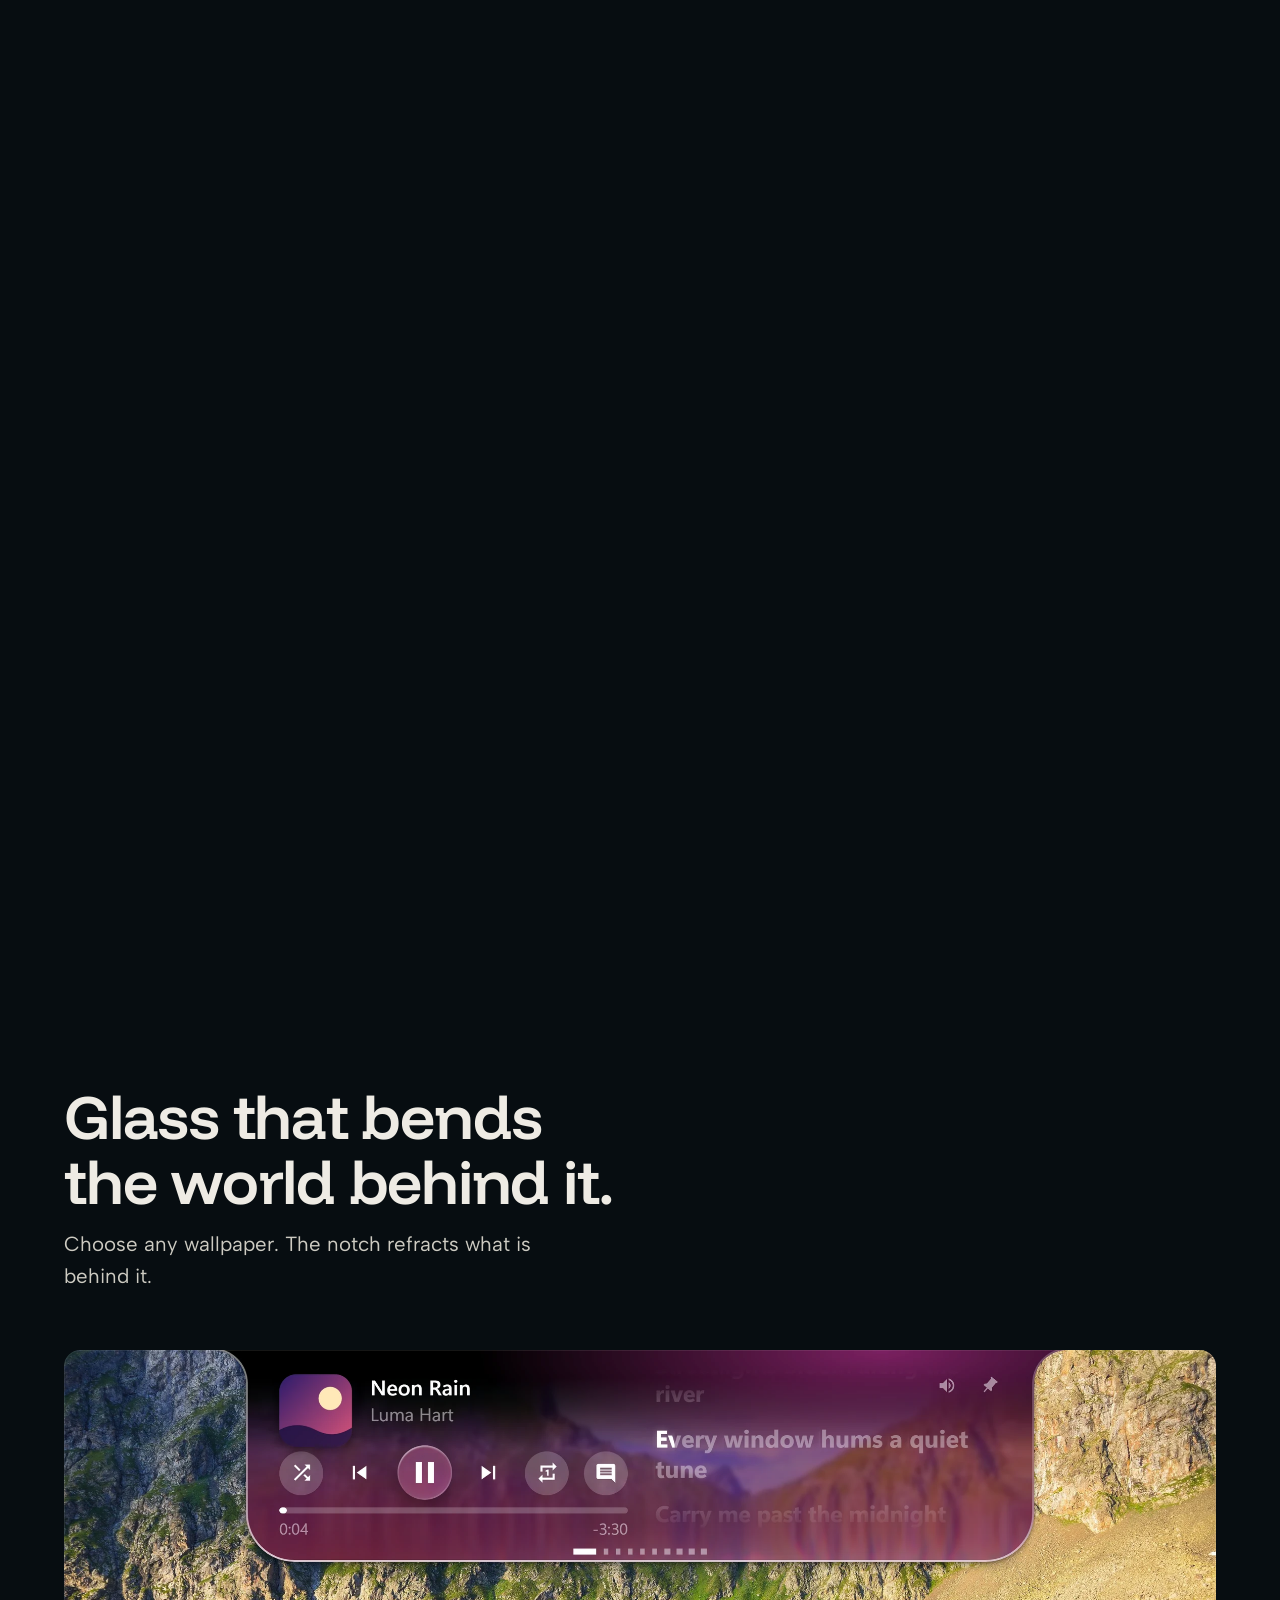
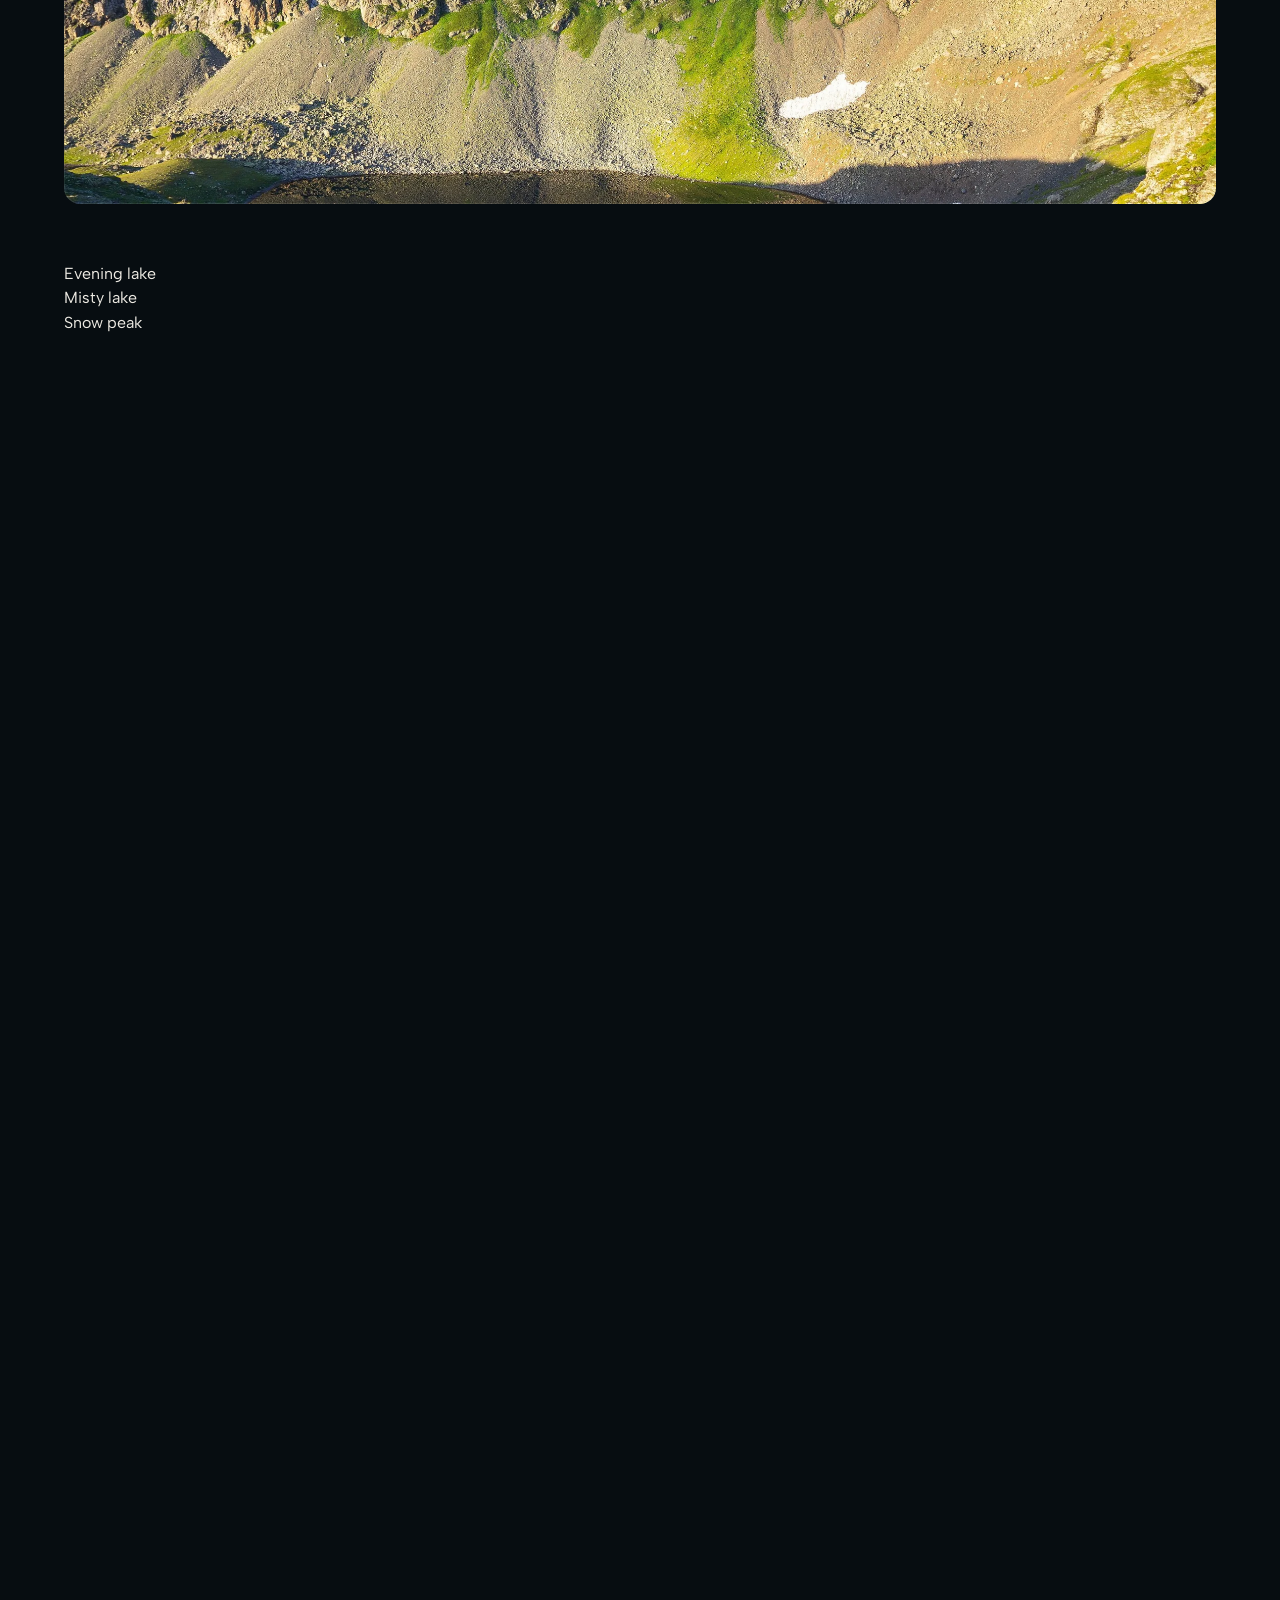
<file: docs/index.html>
<!doctype html>
<html lang="en">
<head>
<meta charset="utf-8"><meta name="viewport" content="width=device-width, initial-scale=1">
<title>Dalu</title>
<meta name="description" content="Dalu is a notch for Windows. Music, synced lyrics, timers, files and earbud controls open with one hover. Free, no account.">
<meta name="color-scheme" content="dark">
<link rel="canonical" href="https://flirty-bananamilk.github.io/dalu/">
<link rel="alternate" hreflang="ko" href="https://flirty-bananamilk.github.io/dalu/ko/">
<link rel="alternate" hreflang="en" href="https://flirty-bananamilk.github.io/dalu/en/">
<link rel="alternate" hreflang="zh-Hans" href="https://flirty-bananamilk.github.io/dalu/zh/">
<link rel="alternate" hreflang="ja" href="https://flirty-bananamilk.github.io/dalu/ja/">
<link rel="stylesheet" href="assets/site.css">
<script>try { var m = { ko: 'ko', zh: 'zh', ja: 'ja' }[(navigator.language || 'en').slice(0, 2).toLowerCase()] || 'en'; location.replace(m + '/'); } catch (e) {}</script>
</head>
<body>
<main class="container" style="min-height:100svh;display:grid;align-content:center;gap:var(--space-xl)">
  <h1>Dalu</h1>
  <ul class="langs" style="font-size:var(--text-lg)"><li><a href="ko/" hreflang="ko" lang="ko">한국어</a></li><li><a href="en/" hreflang="en" lang="en">English</a></li><li><a href="zh/" hreflang="zh-Hans" lang="zh-Hans">简体中文</a></li><li><a href="ja/" hreflang="ja" lang="ja">日本語</a></li></ul>
</main>
</body>
</html>
</file>
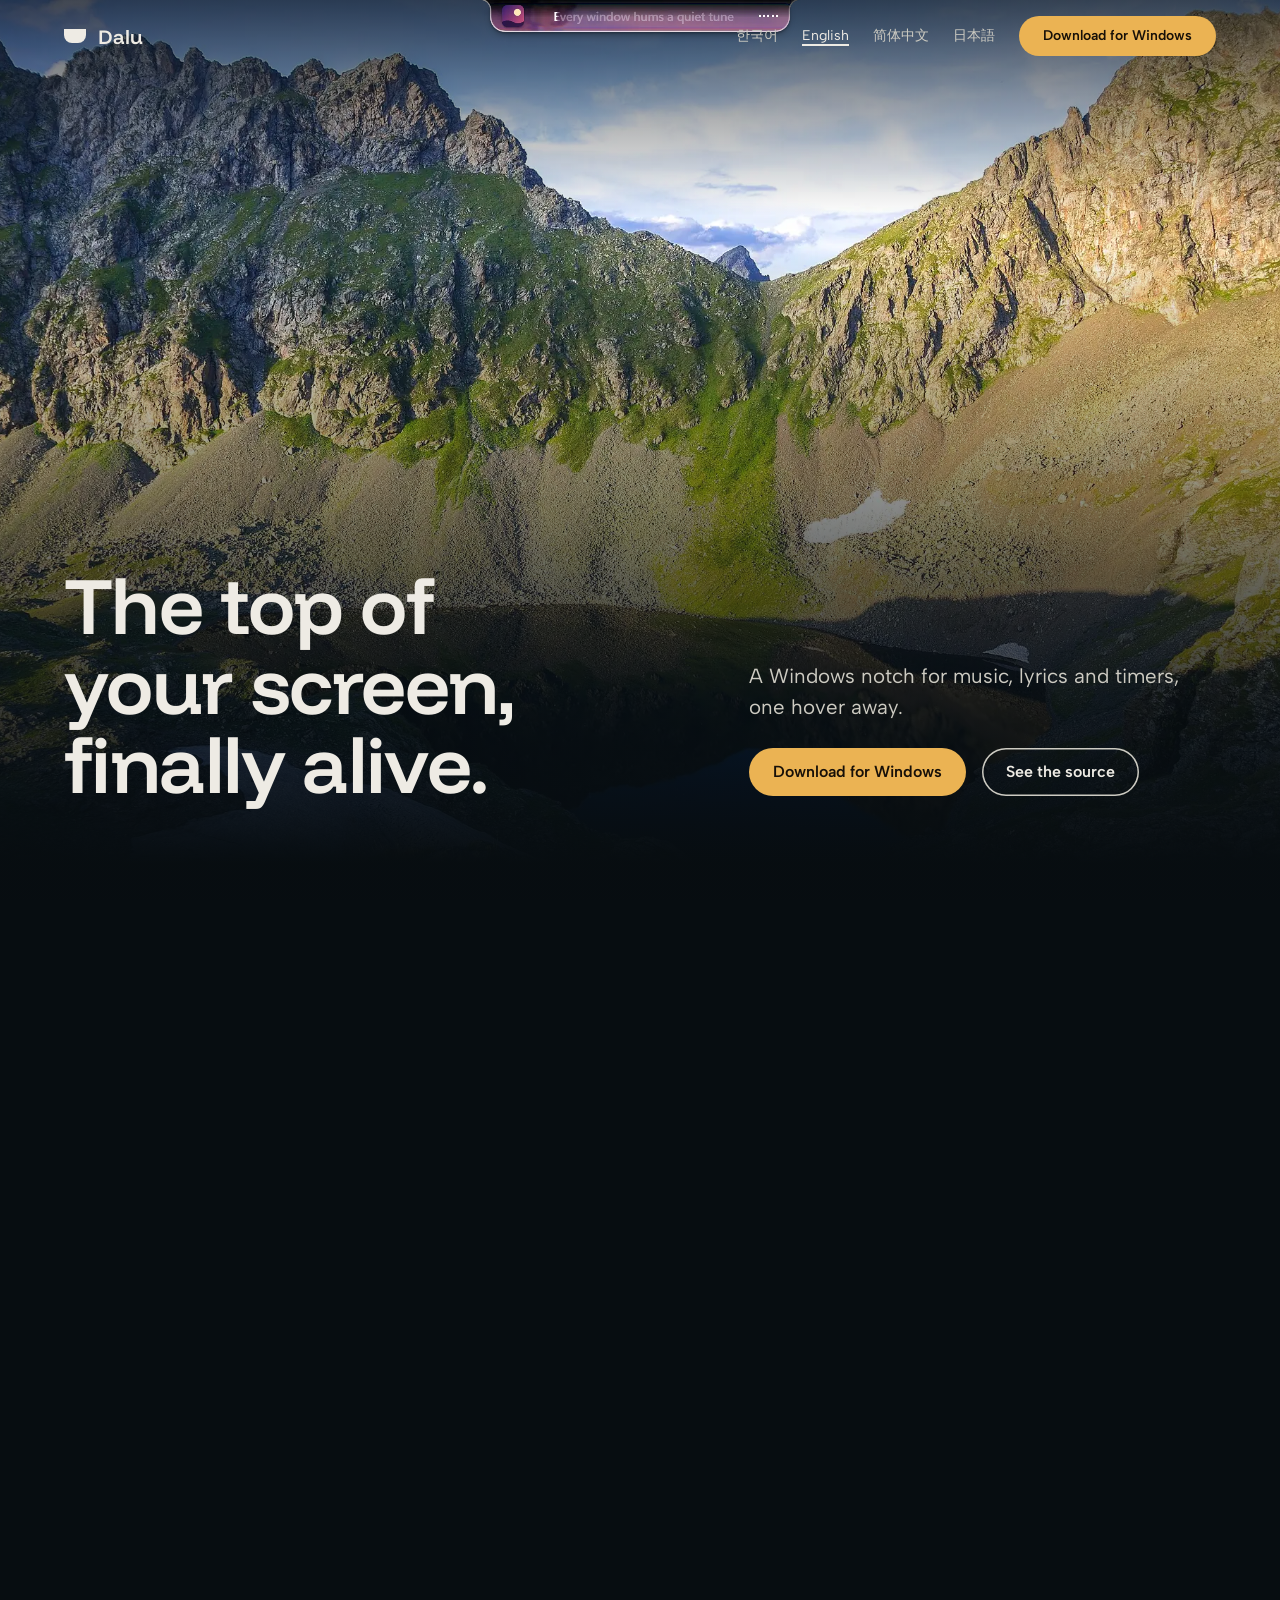
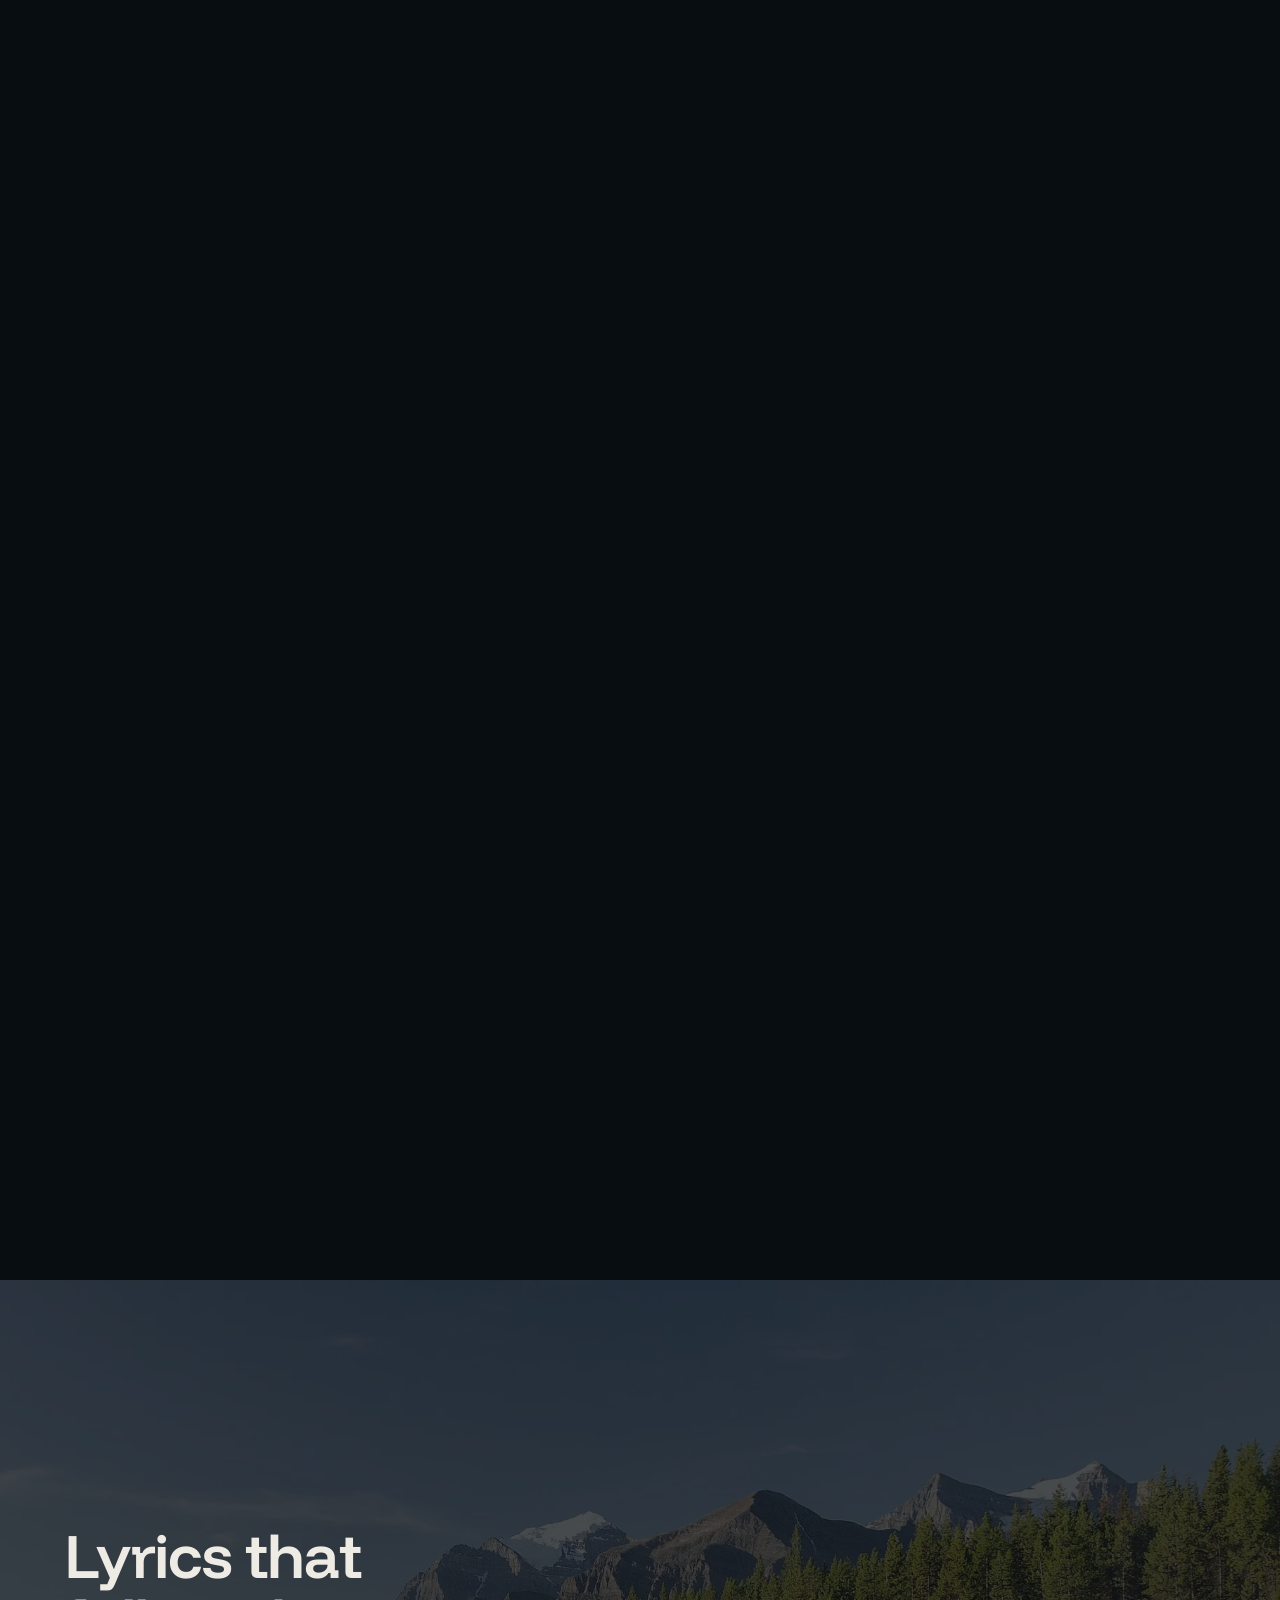
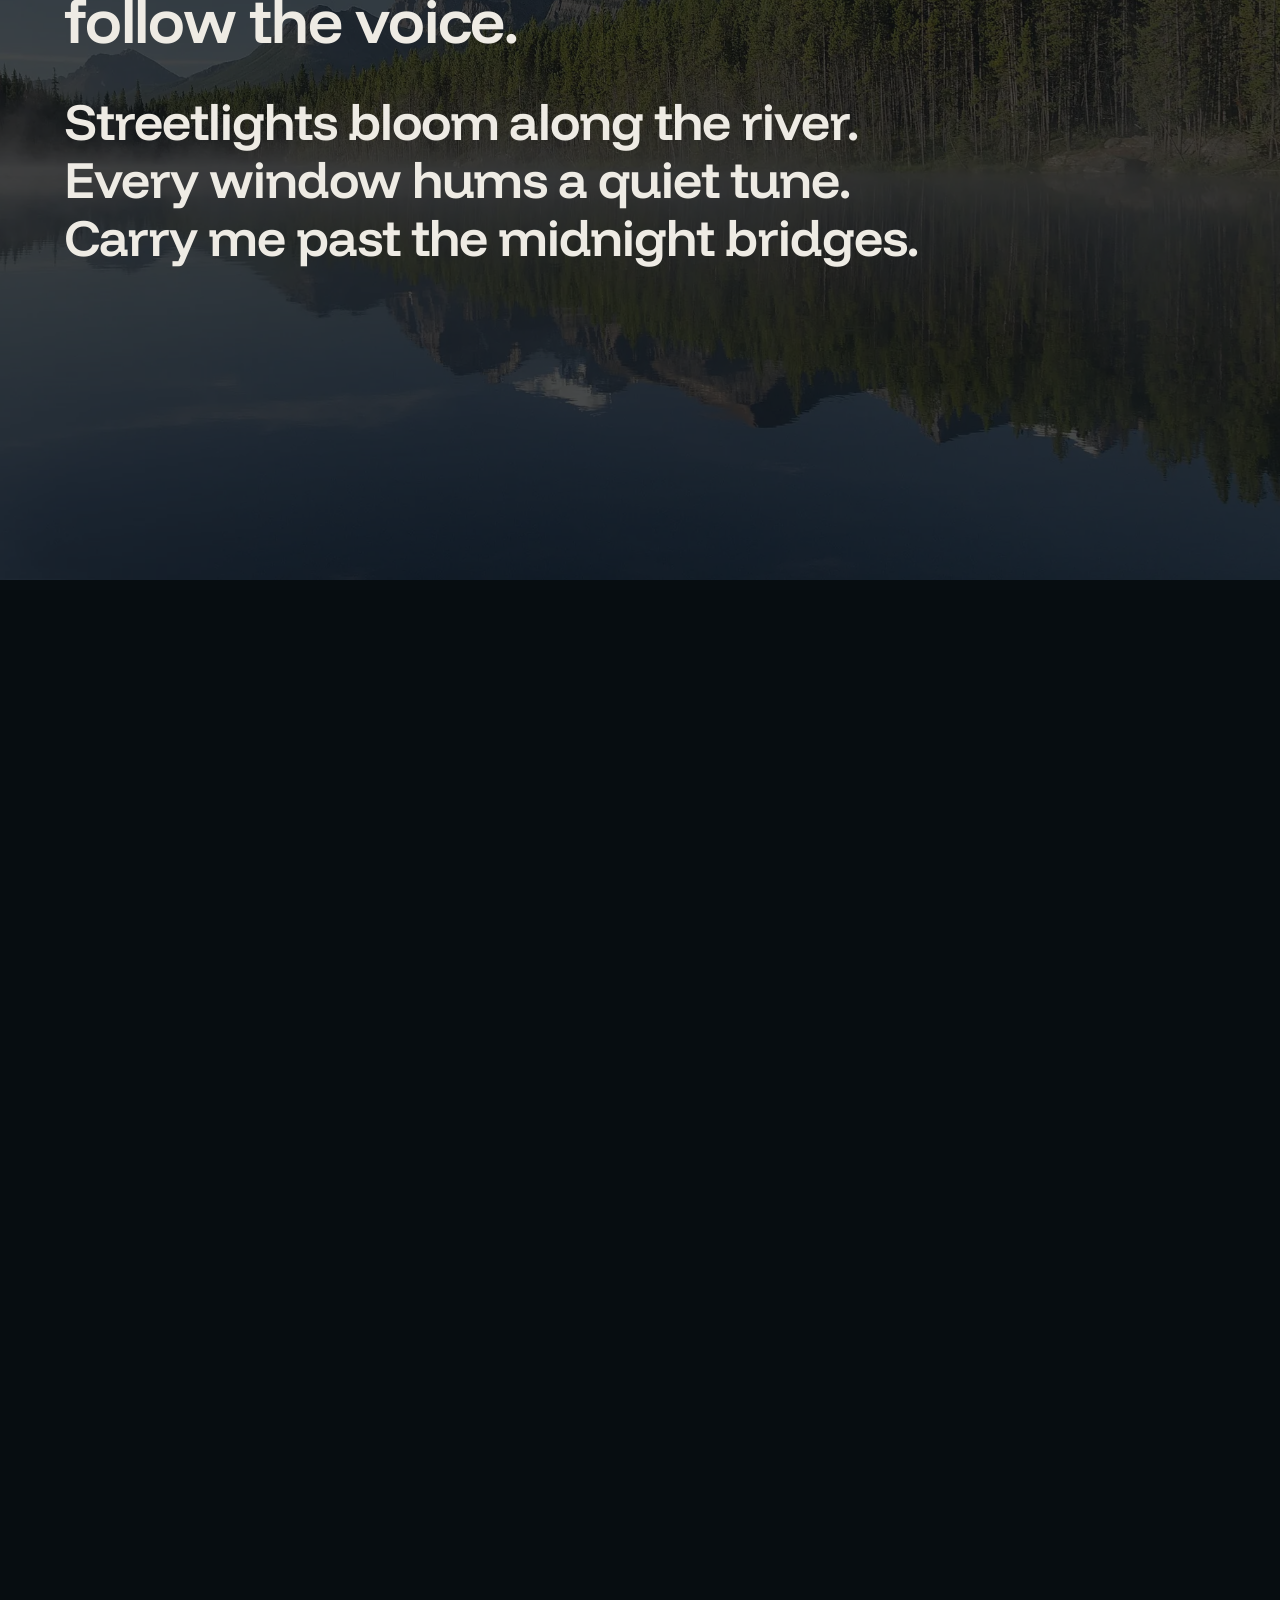
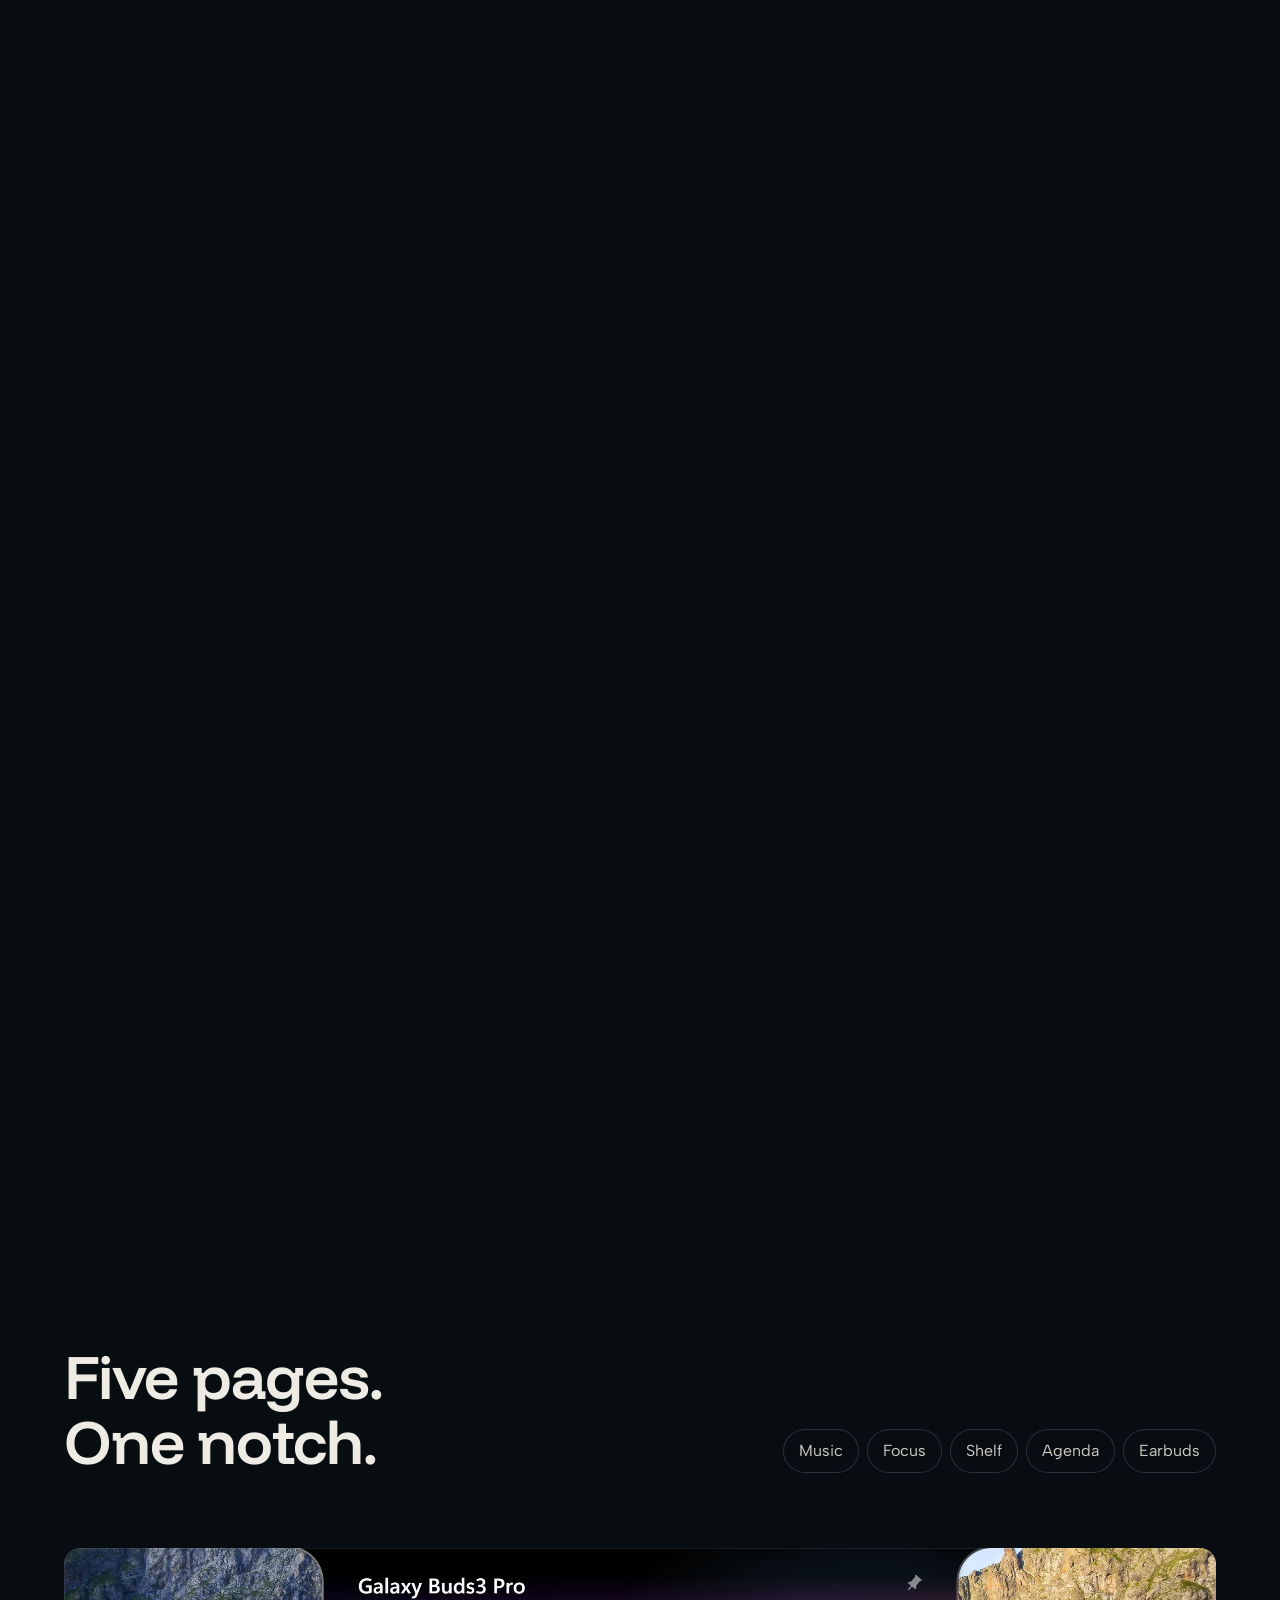
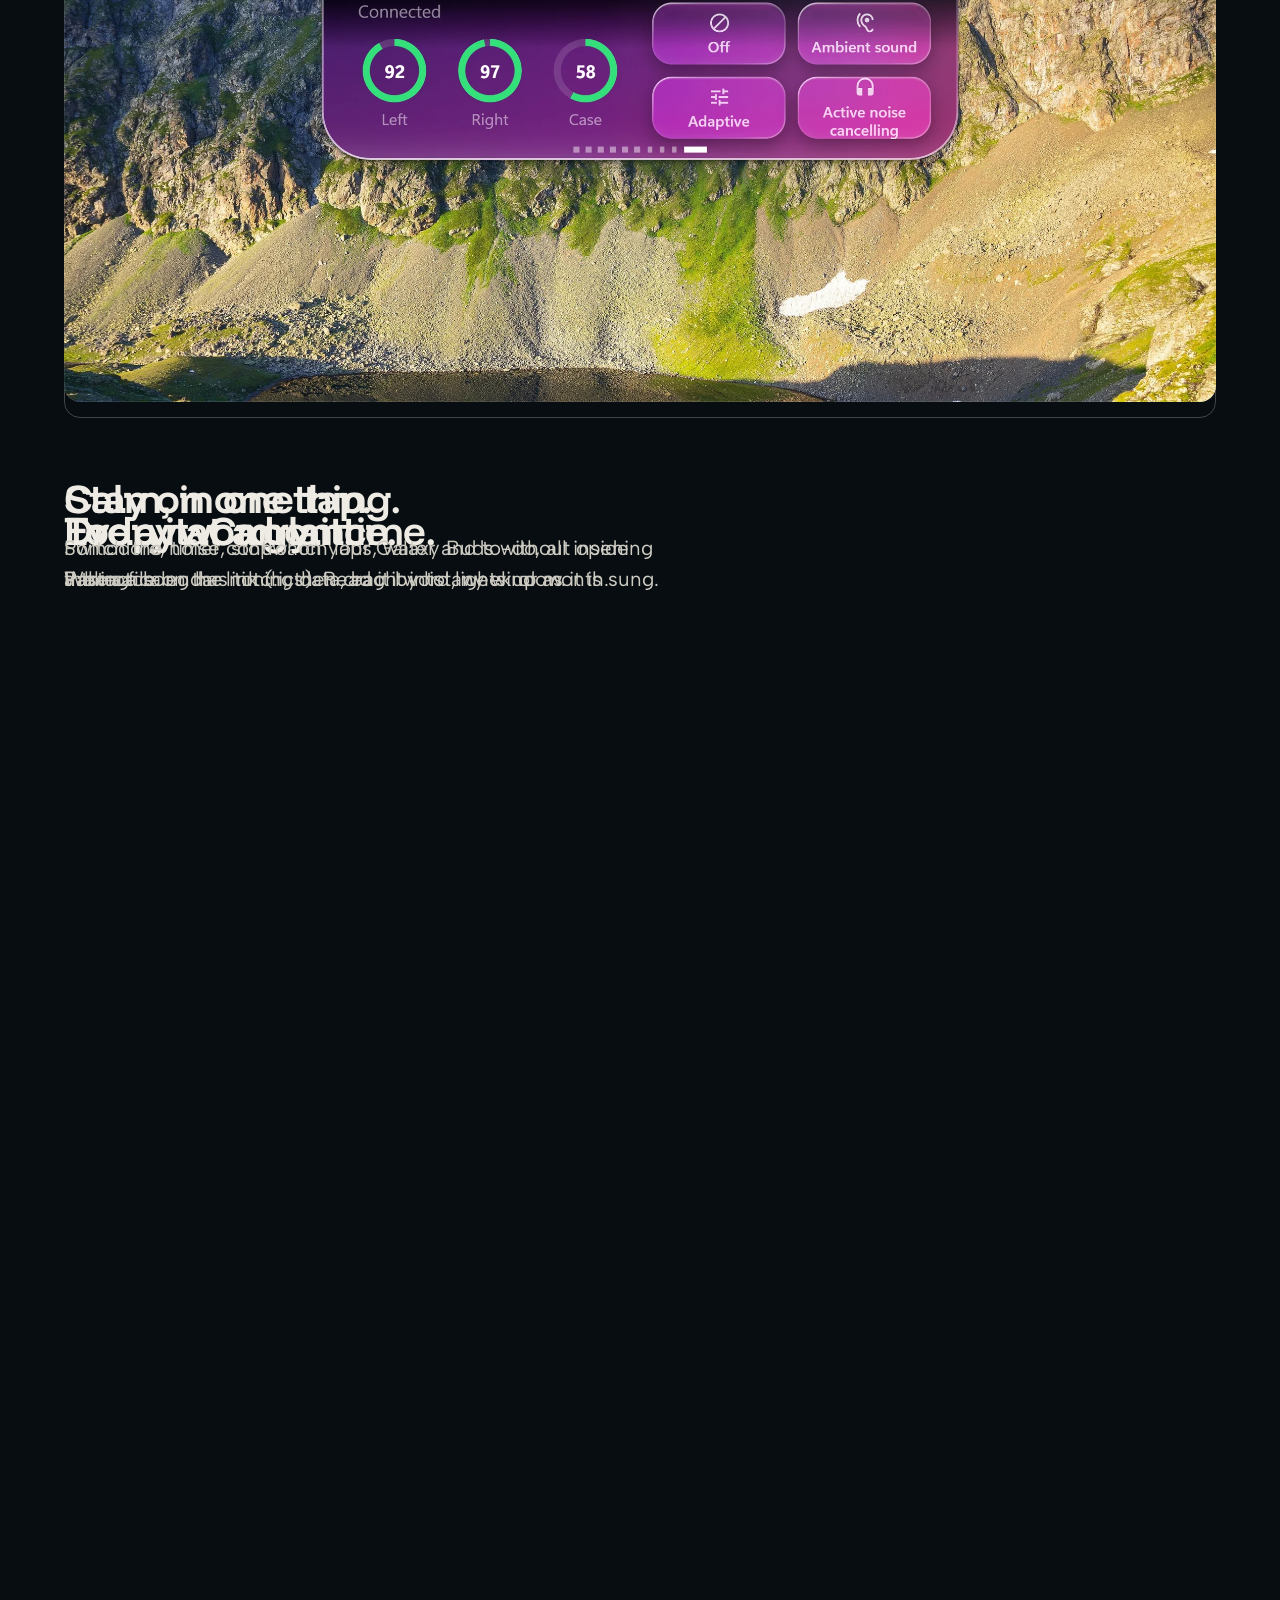
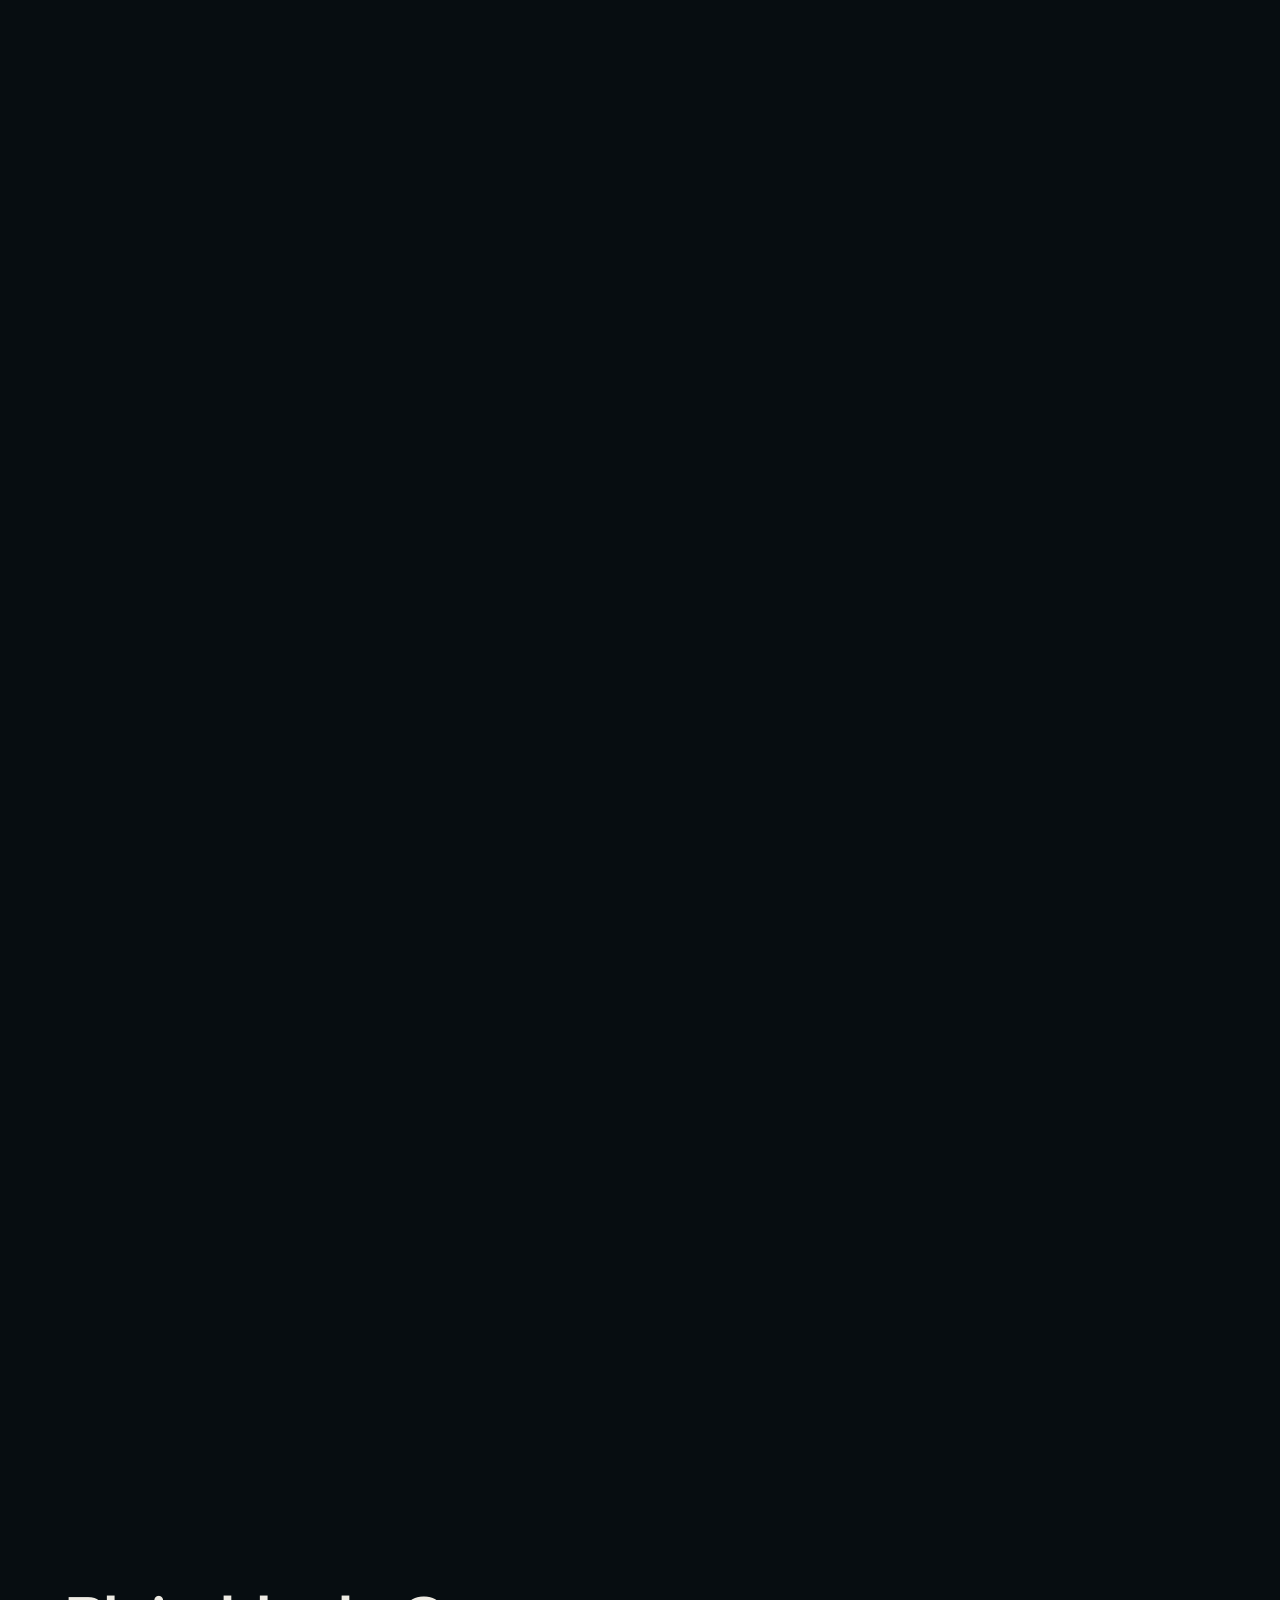
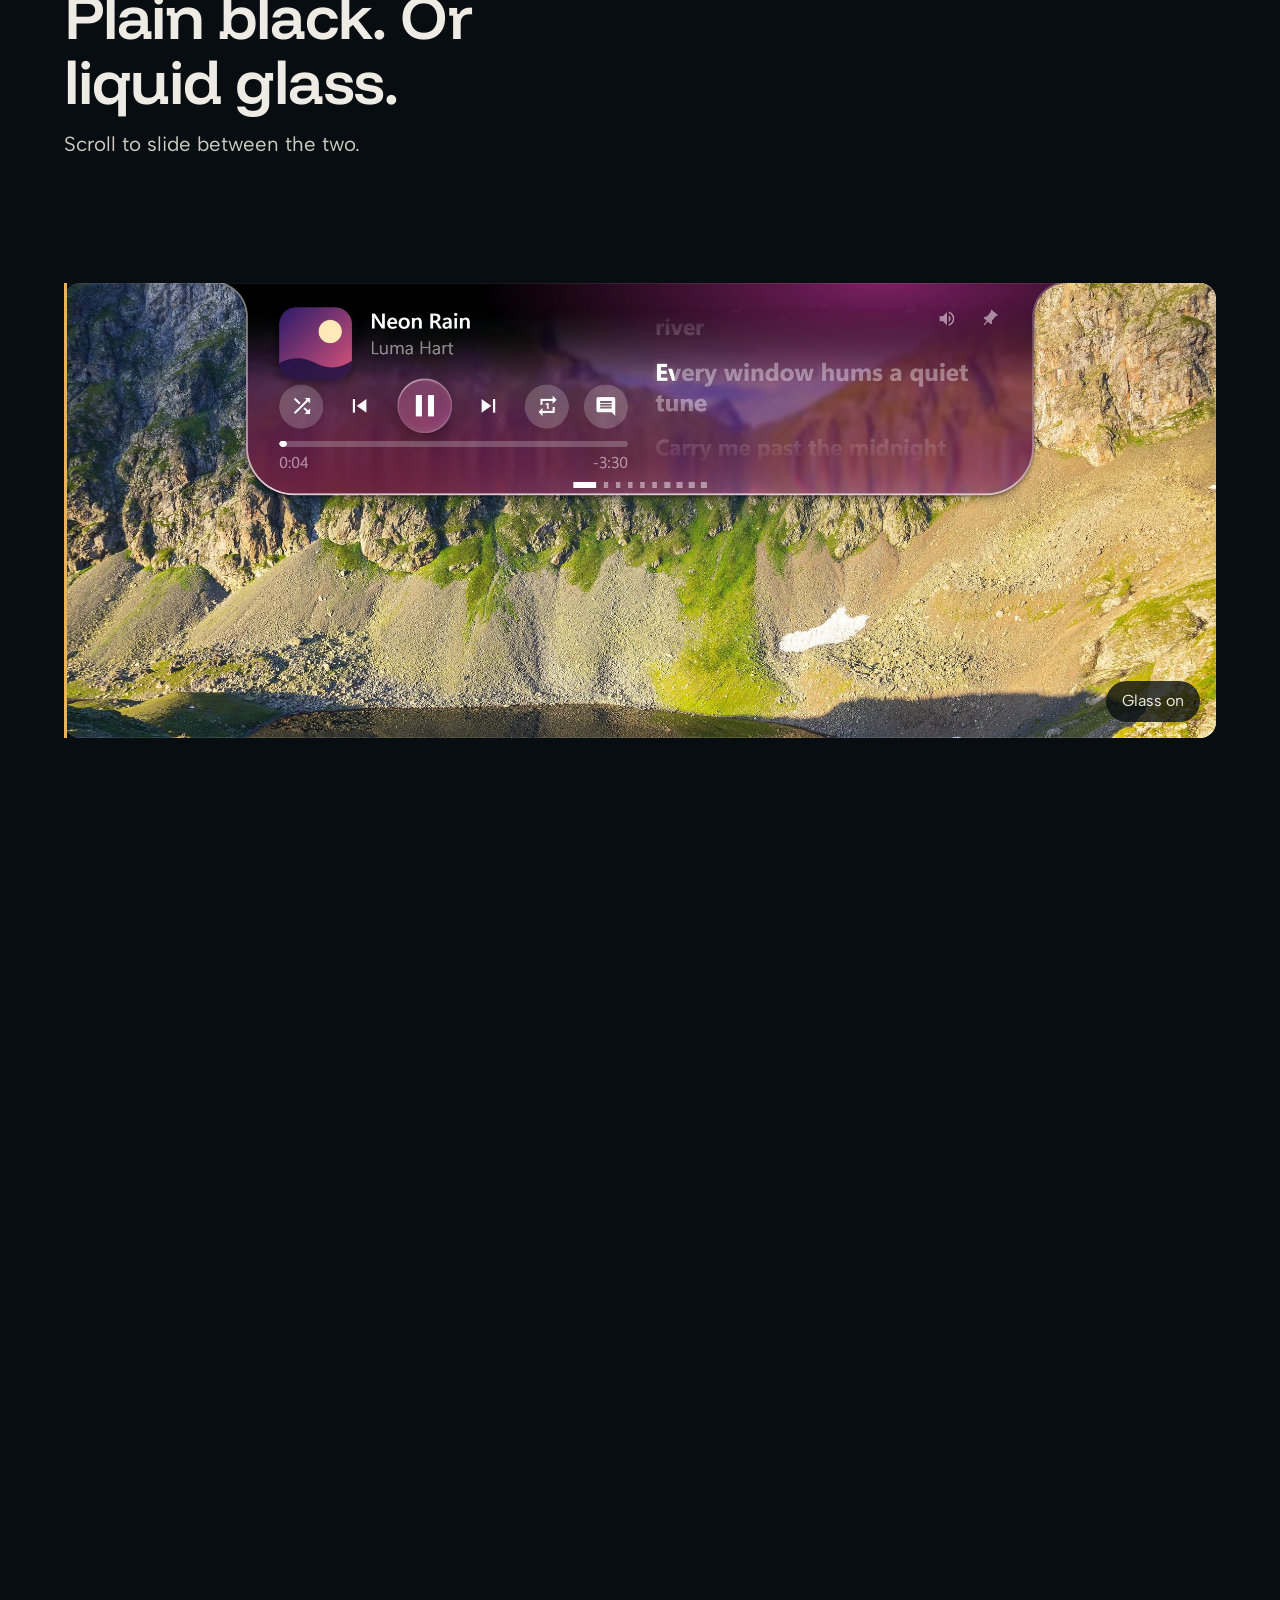
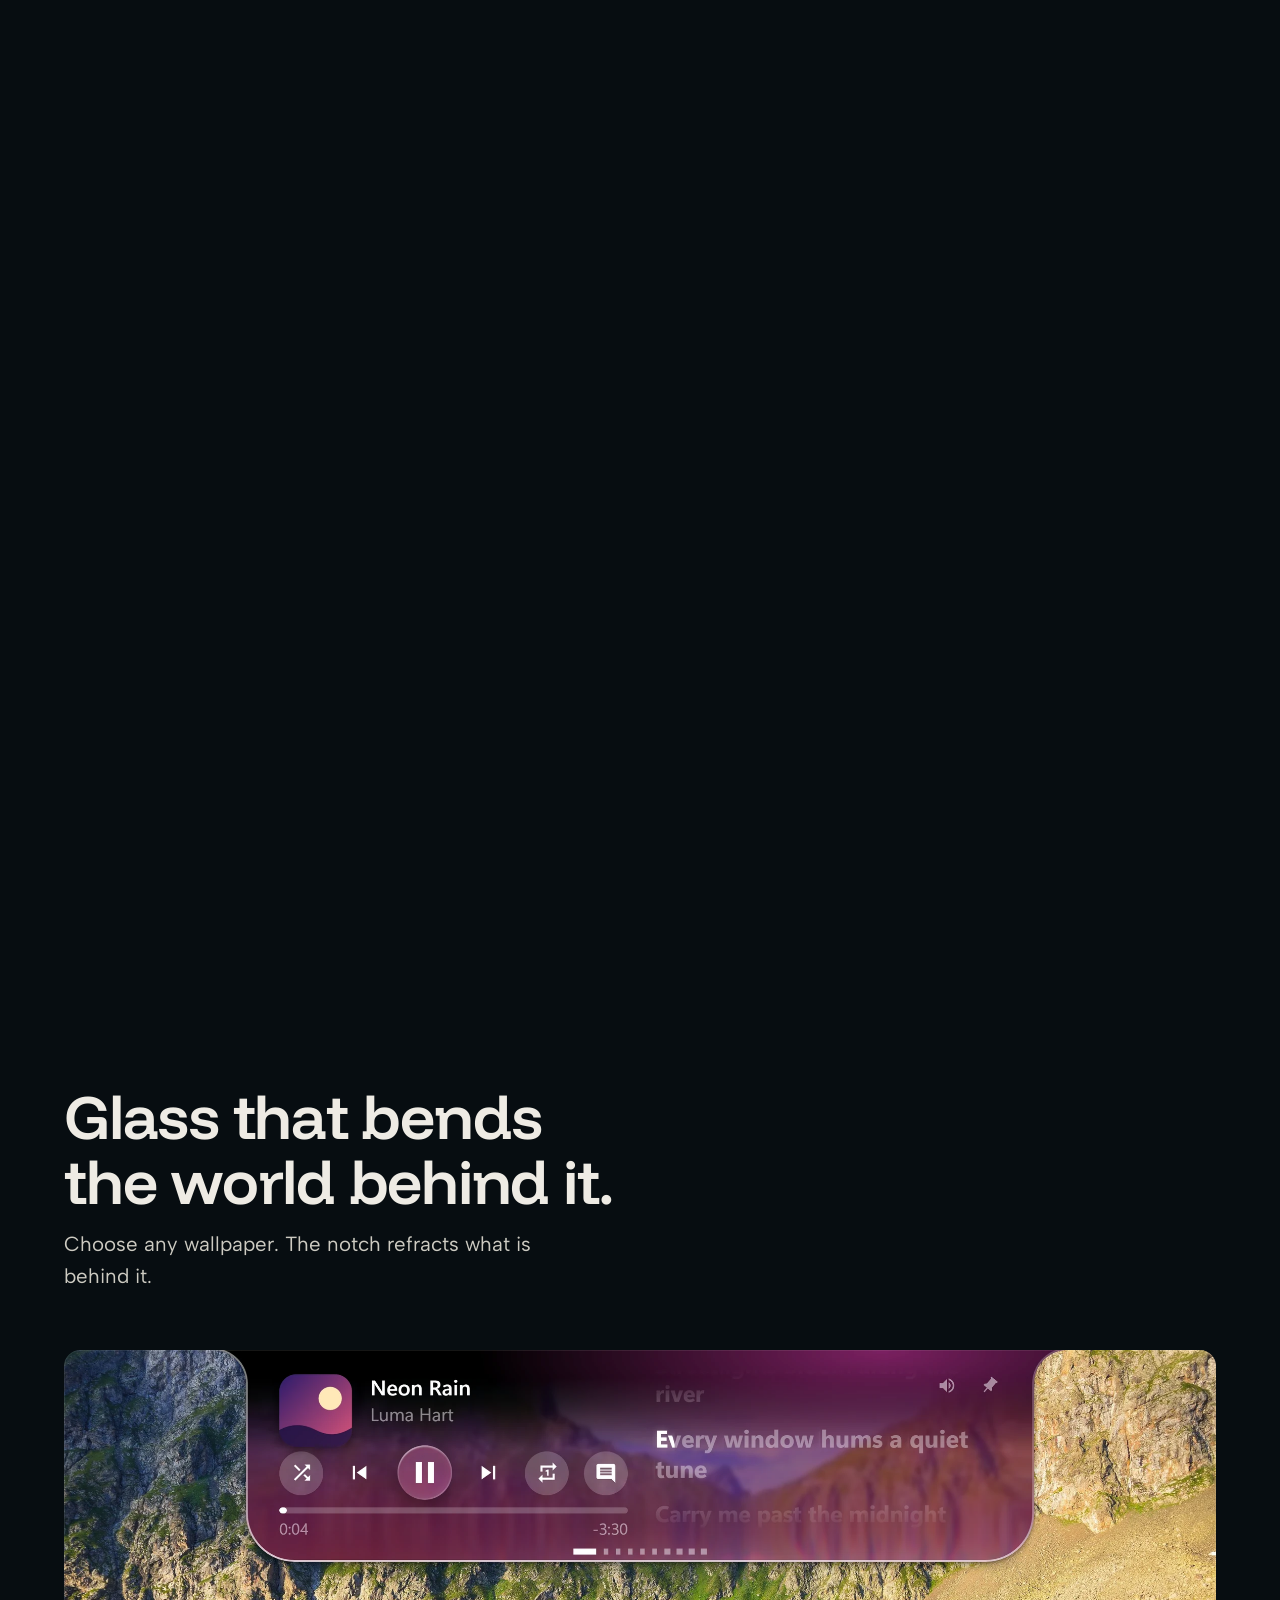
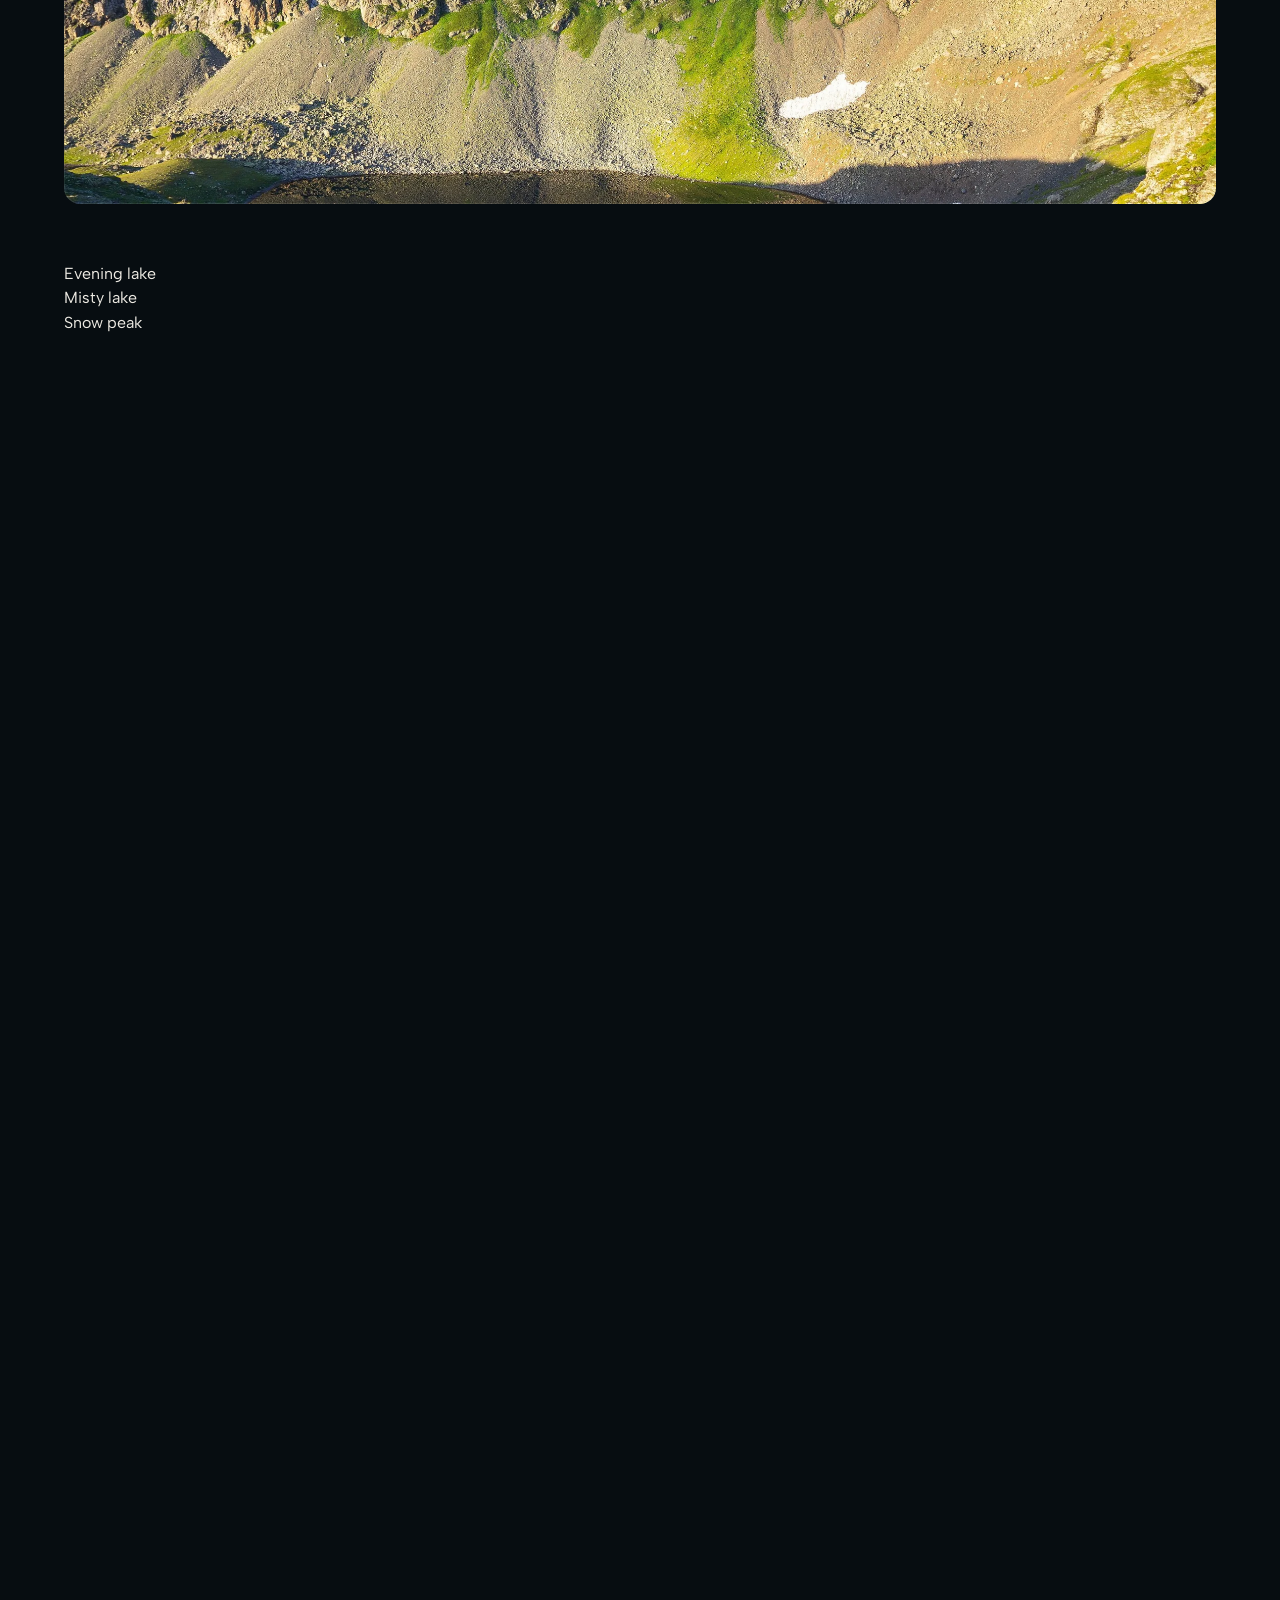
<file: docs/en/index.html>
<!doctype html>
<html lang="en">
<head>
<meta charset="utf-8">
<meta name="viewport" content="width=device-width, initial-scale=1">
<title>Dalu: the top of your Windows screen, alive</title>
<meta name="description" content="Dalu is a notch for Windows. Music, synced lyrics, timers, files and earbud controls open with one hover. Free, no account.">
<meta name="color-scheme" content="dark">
<link rel="canonical" href="https://flirty-bananamilk.github.io/dalu/en/">
<meta property="og:type" content="website"><meta property="og:site_name" content="Dalu">
<meta property="og:title" content="Dalu: the top of your Windows screen, alive"><meta property="og:description" content="Dalu is a notch for Windows. Music, synced lyrics, timers, files and earbud controls open with one hover. Free, no account.">
<meta property="og:url" content="https://flirty-bananamilk.github.io/dalu/en/"><meta property="og:image" content="https://flirty-bananamilk.github.io/dalu/assets/music-dusk-en-1140.webp">
<meta name="twitter:card" content="summary_large_image">
<link rel="alternate" hreflang="ko" href="https://flirty-bananamilk.github.io/dalu/ko/">
<link rel="alternate" hreflang="en" href="https://flirty-bananamilk.github.io/dalu/en/">
<link rel="alternate" hreflang="zh-Hans" href="https://flirty-bananamilk.github.io/dalu/zh/">
<link rel="alternate" hreflang="ja" href="https://flirty-bananamilk.github.io/dalu/ja/">
<link rel="alternate" hreflang="x-default" href="https://flirty-bananamilk.github.io/dalu/en/">
<link rel="icon" href="data:image/svg+xml,%3Csvg xmlns='http://www.w3.org/2000/svg' viewBox='0 0 22 14'%3E%3Cpath d='M0 0h22v6a8 8 0 0 1-8 8H8a8 8 0 0 1-8-8z' fill='%23f1e7d4'/%3E%3C/svg%3E">
<link rel="preconnect" href="https://fonts.googleapis.com"><link rel="preconnect" href="https://fonts.gstatic.com" crossorigin>
<link rel="stylesheet" href="https://fonts.googleapis.com/css2?family=Funnel+Display:wght@600&family=Albert+Sans:wght@400;600&display=swap">
<link rel="preload" as="image" href="../assets/wp-dusk.webp" fetchpriority="high">
<link rel="stylesheet" href="../assets/site.css">
<script src="../assets/site.js" defer></script>
</head>
<body>
<a class="skip" href="#main">Skip to content</a>
<header class="nav">
  <nav class="container nav__row" aria-label="Dalu">
    <div class="chip-bar"><a class="wordmark" href="./" aria-label="Dalu"><svg width="22" height="14" viewBox="0 0 22 14" aria-hidden="true" focusable="false"><path d="M0 0h22v6a8 8 0 0 1-8 8H8a8 8 0 0 1-8-8z" fill="currentColor"/></svg><span>Dalu</span></a></div>
    <div class="chip-bar"><ul class="langs" aria-label="Language"><li><a href="../ko/" hreflang="ko" lang="ko">한국어</a></li><li><a href="../en/" hreflang="en" lang="en" aria-current="page">English</a></li><li><a href="../zh/" hreflang="zh-Hans" lang="zh-Hans">简体中文</a></li><li><a href="../ja/" hreflang="ja" lang="ja">日本語</a></li></ul><a class="btn btn--primary" href="https://flirty-bananamilk.itch.io/dalu">Download for Windows</a></div>
  </nav>
</header>
<main id="main">
  <section class="track hero" aria-labelledby="hero-h">
    <div class="stage">
      <img class="bg" src="../assets/wp-dusk.webp" width="1920" height="1276" alt="" fetchpriority="high">
      <div class="scrim scrim--bottom"></div><div class="scrim scrim--top"></div>
      <div class="seq"><img class="seq__still" src="../assets/seq/hero-43.webp" width="1800" height="720" alt="The Dalu notch opening on a mountain wallpaper, a music player with word-synced lyrics" fetchpriority="low"><img class="seq__first" src="../assets/seq/hero-00.webp" width="1800" height="720" alt="The Dalu notch opening on a mountain wallpaper, a music player with word-synced lyrics"><canvas data-seq="hero" data-n="44" data-from="0.03" data-to="0.52" data-src="../assets/seq" width="1800" height="720" role="img" aria-label="The Dalu notch opening on a mountain wallpaper, a music player with word-synced lyrics" hidden></canvas></div>
      <div class="container hero__a"><h1 id="hero-h">The top of your screen, finally alive.</h1><div class="hero__side"><p class="lead">A Windows notch for music, lyrics and timers, one hover away.</p><div class="actions"><a class="btn btn--primary" href="https://flirty-bananamilk.itch.io/dalu">Download for Windows</a><a class="btn btn--secondary" href="https://github.com/Flirty-BananaMilk/dalu">See the source</a></div></div></div>
      <div class="container hero__b" aria-hidden="true"><p class="big">Hover. It opens.</p></div>
    </div>
  </section>

  <section class="track lyrics" aria-labelledby="lyr-h">
    <div class="stage">
      <img class="bg" src="../assets/wp-mist.webp" width="1920" height="1280" alt="" loading="lazy" decoding="async">
      <div class="scrim scrim--all"></div>
      <div class="container lyrics__in"><h2 id="lyr-h">Lyrics that follow the voice.</h2><p class="words" lang="en"><span>Streetlights</span> <span>bloom</span> <span>along</span> <span>the</span> <span>river.</span><br><span>Every</span> <span>window</span> <span>hums</span> <span>a</span> <span>quiet</span> <span>tune.</span><br><span>Carry</span> <span>me</span> <span>past</span> <span>the</span> <span>midnight</span> <span>bridges.</span></p><p class="lyrics__cap">Word by word, whenever the song carries timing data.</p></div>
    </div>
  </section>

  <section class="track chapter" aria-labelledby="ch-h">
    <div class="stage container">
      <div class="chapter__head"><h2 id="ch-h">Five pages. One notch.</h2><ul class="rail" aria-label="Jump to a page"><li><a href="#pg-music" data-i="0">Music</a></li><li><a href="#pg-pomo" data-i="1">Focus</a></li><li><a href="#pg-shelf" data-i="2">Shelf</a></li><li><a href="#pg-agenda" data-i="3">Agenda</a></li><li><a href="#pg-buds" data-i="4">Earbuds</a></li></ul></div>
      <ol class="pages">
<li class="pg" id="pg-music"><figure class="shot"><img src="../assets/music-dusk-en-1140.webp" srcset="../assets/music-dusk-en-1140.webp 1140w, ../assets/music-dusk-en-2280.webp 2280w, ../assets/music-dusk-en-3040.webp 3040w" sizes="(min-width: 60rem) 1312px, 100vw" width="2280" height="900" alt="Music page: album art, playback buttons and word-synced lyrics" loading="lazy" decoding="async"></figure><div class="pg__text"><h3>Every word on time.</h3><p>When a song has timing data, each word lights up as it is sung.</p></div></li>
<li class="pg" id="pg-pomo"><figure class="shot"><img src="../assets/pomo-dusk-en-1140.webp" srcset="../assets/pomo-dusk-en-1140.webp 1140w, ../assets/pomo-dusk-en-2280.webp 2280w, ../assets/pomo-dusk-en-3040.webp 3040w" sizes="(min-width: 60rem) 1312px, 100vw" width="2280" height="900" alt="Focus page: a running pomodoro" loading="lazy" decoding="async"></figure><div class="pg__text"><h3>Stay on one thing.</h3><p>Pomodoro, timer, stopwatch laps, water and to-do, all inside the notch.</p></div></li>
<li class="pg" id="pg-shelf"><figure class="shot"><img src="../assets/shelf-dusk-en-1140.webp" srcset="../assets/shelf-dusk-en-1140.webp 1140w, ../assets/shelf-dusk-en-2280.webp 2280w, ../assets/shelf-dusk-en-3040.webp 3040w" sizes="(min-width: 60rem) 1312px, 100vw" width="2280" height="900" alt="Shelf page: three files resting on the notch" loading="lazy" decoding="async"></figure><div class="pg__text"><h3>Drop it. Carry it.</h3><p>Park a file on the notch, then drag it into any window.</p></div></li>
<li class="pg" id="pg-agenda"><figure class="shot"><img src="../assets/agenda-dusk-en-1140.webp" srcset="../assets/agenda-dusk-en-1140.webp 1140w, ../assets/agenda-dusk-en-2280.webp 2280w, ../assets/agenda-dusk-en-3040.webp 3040w" sizes="(min-width: 60rem) 1312px, 100vw" width="2280" height="900" alt="Agenda page: a month calendar and today&#x27;s events" loading="lazy" decoding="async"></figure><div class="pg__text"><h3>Today at a glance.</h3><p>Paste a calendar link (.ics). Read it by list, week or month.</p></div></li>
<li class="pg" id="pg-buds"><figure class="shot"><img src="../assets/buds-dusk-en-1140.webp" srcset="../assets/buds-dusk-en-1140.webp 1140w, ../assets/buds-dusk-en-2280.webp 2280w, ../assets/buds-dusk-en-3040.webp 3040w" sizes="(min-width: 60rem) 1312px, 100vw" width="2280" height="900" alt="Earbuds page: battery levels and noise control modes" loading="lazy" decoding="async"></figure><div class="pg__text"><h3>Calm, in one tap.</h3><p>Switch the noise control on your Galaxy Buds without opening a thing.</p></div></li>
      </ol>
    </div>
  </section>

  <section class="track compare" aria-labelledby="cp-h">
    <div class="stage container">
      <div class="compare__head"><h2 id="cp-h">Plain black. Or liquid glass.</h2><p class="lead">Scroll to slide between the two.</p></div>
      <div class="wipe">
        <figure class="shot wipe__a"><img src="../assets/glassoff-dusk-en-1140.webp" srcset="../assets/glassoff-dusk-en-1140.webp 1140w, ../assets/glassoff-dusk-en-2280.webp 2280w, ../assets/glassoff-dusk-en-3040.webp 3040w" sizes="(min-width: 60rem) 1312px, 100vw" width="2280" height="900" alt="The notch as a plain black pill over the wallpaper, nothing showing through" loading="lazy" decoding="async"><figcaption>Glass off</figcaption></figure>
        <figure class="shot wipe__b"><img src="../assets/music-dusk-en-1140.webp" srcset="../assets/music-dusk-en-1140.webp 1140w, ../assets/music-dusk-en-2280.webp 2280w, ../assets/music-dusk-en-3040.webp 3040w" sizes="(min-width: 60rem) 1312px, 100vw" width="2280" height="900" alt="The same notch as liquid glass, bending the landscape behind it" loading="lazy" decoding="async"><figcaption>Glass on</figcaption></figure>
        <span class="wipe__bar" aria-hidden="true"></span>
      </div>
    </div>
  </section>

  <section class="track glass" aria-labelledby="gl-h">
    <div class="stage container">
      <div class="glass__head"><h2 id="gl-h">Glass that bends the world behind it.</h2><p class="lead">Choose any wallpaper. The notch refracts what is behind it.</p><fieldset><legend>Wallpaper</legend><label class="chip"><input type="radio" name="wp" id="wp-a" value="a" checked>Evening lake</label><label class="chip"><input type="radio" name="wp" id="wp-b" value="b">Misty lake</label><label class="chip"><input type="radio" name="wp" id="wp-c" value="c">Snow peak</label></fieldset></div>
      <figure class="shot glass__stack"><img src="../assets/music-dusk-en-1140.webp" srcset="../assets/music-dusk-en-1140.webp 1140w, ../assets/music-dusk-en-2280.webp 2280w, ../assets/music-dusk-en-3040.webp 3040w" sizes="(min-width: 60rem) 1312px, 100vw" width="2280" height="900" alt="The notch over a wallpaper, its glass refracting the landscape behind it" loading="lazy" decoding="async" data-wp="a"><img src="../assets/music-mist-en-1140.webp" srcset="../assets/music-mist-en-1140.webp 1140w, ../assets/music-mist-en-2280.webp 2280w, ../assets/music-mist-en-3040.webp 3040w" sizes="(min-width: 60rem) 1312px, 100vw" width="2280" height="900" alt="" loading="lazy" decoding="async" data-wp="b"><img src="../assets/music-peak-en-1140.webp" srcset="../assets/music-peak-en-1140.webp 1140w, ../assets/music-peak-en-2280.webp 2280w, ../assets/music-peak-en-3040.webp 3040w" sizes="(min-width: 60rem) 1312px, 100vw" width="2280" height="900" alt="" loading="lazy" decoding="async" data-wp="c"></figure>
      <div class="glass__names" aria-hidden="true"><p>Evening lake</p><p>Misty lake</p><p>Snow peak</p></div>
    </div>
  </section>

  <section class="track dock" aria-labelledby="dk-h">
    <div class="stage">
      <img class="bg" src="../assets/wp-peak.webp" width="1920" height="1353" alt="" loading="lazy" decoding="async">
      <div class="scrim scrim--bottom"></div>
      <div class="seq"><img class="seq__still" src="../assets/seq/dock-33.webp" width="1800" height="720" alt="The notch with its page dots turned into tab icons" fetchpriority="low"><img class="seq__first" src="../assets/seq/dock-00.webp" width="1800" height="720" alt="The notch with its page dots turned into tab icons"><canvas data-seq="dock" data-n="34" data-from="0.06" data-to="0.5" data-src="../assets/seq" width="1800" height="720" role="img" aria-label="The notch with its page dots turned into tab icons" hidden></canvas></div>
      <div class="container dock__a"><h2 id="dk-h">Hover the dots. Pick a tab.</h2><p class="lead">Point at the small dots and they turn into tab icons. Here is what each one does.</p></div>
      <div class="container dock__b"><div class="legendbox"><p class="legend__t">Tab icons</p><ul class="legend" role="list"><li><span class="legend__ic"><svg viewBox="0 0 24 24" width="22" height="22" fill="none" stroke="currentColor" stroke-width="1.8" stroke-linecap="round" stroke-linejoin="round" aria-hidden="true" focusable="false"><path d="M9 18V6l10-2v12"/><circle cx="7" cy="18" r="2.2"/><circle cx="17" cy="16" r="2.2"/></svg></span><span class="legend__tx"><b>Music</b><small>Track, playback, lyrics</small></span></li><li><span class="legend__ic"><svg viewBox="0 0 24 24" width="22" height="22" fill="none" stroke="currentColor" stroke-width="1.8" stroke-linecap="round" stroke-linejoin="round" aria-hidden="true" focusable="false"><circle cx="12" cy="12" r="8"/><circle cx="12" cy="12" r="4"/><path d="M12 12h.01"/></svg></span><span class="legend__tx"><b>Focus</b><small>Pomodoro</small></span></li><li><span class="legend__ic"><svg viewBox="0 0 24 24" width="22" height="22" fill="none" stroke="currentColor" stroke-width="1.8" stroke-linecap="round" stroke-linejoin="round" aria-hidden="true" focusable="false"><circle cx="12" cy="13.5" r="7.5"/><path d="M12 9.5v4l2.5 2M9.5 3h5"/></svg></span><span class="legend__tx"><b>Timer</b><small>Timer, stopwatch and laps</small></span></li><li><span class="legend__ic"><svg viewBox="0 0 24 24" width="22" height="22" fill="none" stroke="currentColor" stroke-width="1.8" stroke-linecap="round" stroke-linejoin="round" aria-hidden="true" focusable="false"><path d="M12 3.5c3.5 4 6 7 6 10a6 6 0 0 1-12 0c0-3 2.5-6 6-10z"/></svg></span><span class="legend__tx"><b>Water</b><small>Reminders to drink</small></span></li><li><span class="legend__ic"><svg viewBox="0 0 24 24" width="22" height="22" fill="none" stroke="currentColor" stroke-width="1.8" stroke-linecap="round" stroke-linejoin="round" aria-hidden="true" focusable="false"><path d="M3.5 7.5a2 2 0 0 1 2-2h4l2 2.5h7a2 2 0 0 1 2 2V17a2 2 0 0 1-2 2h-13a2 2 0 0 1-2-2z"/></svg></span><span class="legend__tx"><b>Shelf</b><small>Park a file for a moment</small></span></li><li><span class="legend__ic"><svg viewBox="0 0 24 24" width="22" height="22" fill="none" stroke="currentColor" stroke-width="1.8" stroke-linecap="round" stroke-linejoin="round" aria-hidden="true" focusable="false"><path d="M5 7l1.5 1.5L9 6M5 14l1.5 1.5L9 13M12 7.5h7M12 14.5h7"/></svg></span><span class="legend__tx"><b>To-do</b><small>Reminders at a set time</small></span></li><li><span class="legend__ic"><svg viewBox="0 0 24 24" width="22" height="22" fill="none" stroke="currentColor" stroke-width="1.8" stroke-linecap="round" stroke-linejoin="round" aria-hidden="true" focusable="false"><rect x="4" y="5.5" width="16" height="14.5" rx="2"/><path d="M4 10h16M8.5 3.5v4M15.5 3.5v4"/></svg></span><span class="legend__tx"><b>Agenda</b><small>List, week, month</small></span></li><li><span class="legend__ic"><svg viewBox="0 0 24 24" width="22" height="22" fill="none" stroke="currentColor" stroke-width="1.8" stroke-linecap="round" stroke-linejoin="round" aria-hidden="true" focusable="false"><path d="M6 18L18 6M9.5 6H18v8.5"/></svg></span><span class="legend__tx"><b>Shortcuts</b><small>Your apps and folders</small></span></li><li><span class="legend__ic"><svg viewBox="0 0 24 24" width="22" height="22" fill="none" stroke="currentColor" stroke-width="1.8" stroke-linecap="round" stroke-linejoin="round" aria-hidden="true" focusable="false"><path d="M9 3v5M15 3v5"/><path d="M6.5 8h11v3a5.5 5.5 0 0 1-11 0z"/><path d="M12 16.5V21"/></svg></span><span class="legend__tx"><b>Plugins</b><small>Control other apps</small></span></li><li><span class="legend__ic"><svg viewBox="0 0 24 24" width="22" height="22" fill="none" stroke="currentColor" stroke-width="1.8" stroke-linecap="round" stroke-linejoin="round" aria-hidden="true" focusable="false"><path d="M4 15v-3a8 8 0 0 1 16 0v3"/><rect x="3" y="14" width="4" height="6" rx="1.5"/><rect x="17" y="14" width="4" height="6" rx="1.5"/></svg></span><span class="legend__tx"><b>Earbuds</b><small>Battery and noise control</small></span></li></ul><p class="legend__t">In the corner</p><ul class="legend legend--2" role="list"><li><span class="legend__ic"><svg viewBox="0 0 24 24" width="22" height="22" fill="none" stroke="currentColor" stroke-width="1.8" stroke-linecap="round" stroke-linejoin="round" aria-hidden="true" focusable="false"><path fill="currentColor" stroke="none" d="M3 9v6h4l5 5V4L7 9H3zm13.5 3A4.5 4.5 0 0 0 14 7.97v8.05c1.48-.73 2.5-2.25 2.5-4.02zM14 3.23v2.06c2.89.86 5 3.54 5 6.71s-2.11 5.85-5 6.71v2.06c4.01-.91 7-4.49 7-8.77s-2.99-7.86-7-8.77z"/></svg></span><span class="legend__tx"><b>Volume</b><small>Level and mute</small></span></li><li><span class="legend__ic"><svg viewBox="0 0 24 24" width="22" height="22" fill="none" stroke="currentColor" stroke-width="1.8" stroke-linecap="round" stroke-linejoin="round" aria-hidden="true" focusable="false"><path fill="currentColor" stroke="none" d="M16 12V4h1V2H7v2h1v8l-2 2v2h5.2v6h1.6v-6H18v-2l-2-2z"/></svg></span><span class="legend__tx"><b>Pin</b><small>Keep the notch open</small></span></li></ul></div></div>
    </div>
  </section>

  <section class="container band pos" aria-labelledby="pos-h">
    <div class="pos__head"><h2 id="pos-h">Put it where you want.</h2><p class="lead">Split the top of the screen into five columns and slide the notch along. At the far ends the satellite pills gather on the inner side.</p></div>
    <div class="pos__demo">
      <div class="pos__screen" role="img" aria-label="A sketch of the screen split into five columns. The notch slides to the column you pick">
        <img src="../assets/wp-dusk.webp" width="1920" height="1276" alt="" loading="lazy" decoding="async">
        <div class="pos__cols" aria-hidden="true"><span>1</span><span>2</span><span>3</span><span>4</span><span>5</span></div>
        <i class="pos__notch" aria-hidden="true"></i><i class="pos__sat pos__sat--a" aria-hidden="true"></i><i class="pos__sat pos__sat--b" aria-hidden="true"></i>
        <p class="pos__game" aria-hidden="true">Game running</p>
      </div>
      <div class="pos__ctl">
        <fieldset><legend>Notch position</legend><label class="chip"><input type="radio" name="pos" id="pos-m2" value="m2">Far left</label><label class="chip"><input type="radio" name="pos" id="pos-m1" value="m1">Left</label><label class="chip"><input type="radio" name="pos" id="pos-c0" value="c0" checked>Center</label><label class="chip"><input type="radio" name="pos" id="pos-p1" value="p1">Right</label><label class="chip"><input type="radio" name="pos" id="pos-p2" value="p2">Far right</label></fieldset>
        <div class="pos__opts">
          <div class="pos__opt"><label class="chip"><input type="checkbox" id="pos-slim">Slim</label><p>Collapsed, only a thin sliver shows. Hover it and the notch opens.</p></div>
          <div class="pos__opt"><label class="chip"><input type="checkbox" id="pos-game">In a game</label><p>The notch hides while a DirectX, OpenGL or Vulkan game is in front.</p></div>
        </div>
      </div>
    </div>
  </section>

  <section class="container band buds" aria-labelledby="bd-h">
    <div class="buds__row"><p class="num-big" aria-hidden="true">9</p><div class="buds__text"><h2 id="bd-h">Nine bands. Your sound.</h2><p class="lead">Tune the equalizer and hear it as you drag, or keep noise control on with one earbud in.</p><p class="note note--fine">Tested on Buds3 Pro only.</p></div></div>
    <figure class="shot shot--window rise"><img src="../assets/settings-buds_eq-en-900.webp" srcset="../assets/settings-buds_eq-en-900.webp 900w, ../assets/settings-buds_eq-en-1600.webp 1600w, ../assets/settings-buds_eq-en-2400.webp 2400w" sizes="(min-width: 60rem) 1120px, 100vw" width="1600" height="1092" alt="The settings window on the earbuds page: a nine-band equalizer" loading="lazy" decoding="async"></figure>
  </section>

  <section class="container band" aria-labelledby="st-h">
    <div class="settings__head"><h2 id="st-h">Make it yours.</h2><p class="lead">Over a hundred settings, four languages, and plugins written in plain JSON.</p></div>
    <figure class="shot shot--window rise"><img src="../assets/settings-look-en-900.webp" srcset="../assets/settings-look-en-900.webp 900w, ../assets/settings-look-en-1600.webp 1600w, ../assets/settings-look-en-2400.webp 2400w" sizes="(min-width: 60rem) 1120px, 100vw" width="1600" height="1092" alt="The settings window on the look and behavior page" loading="lazy" decoding="async"></figure>
  </section>

  <section class="container get" aria-labelledby="gt-h">
    <div class="get__well rise">
      <div><h2 id="gt-h">Get Dalu. It&#x27;s free.</h2><p class="lead">Windows 10 (2004 or later) or 11. No account, no tracking.</p><div class="actions" style="margin-top: var(--space-xl)"><a class="btn btn--primary" href="https://flirty-bananamilk.itch.io/dalu">Download for Windows</a><a class="btn btn--secondary" href="https://github.com/Flirty-BananaMilk/dalu">See the source</a></div></div>
      <div class="get__side"><dl class="facts"><div><dt>Install</dt><dd>No administrator rights needed.</dd></div><div><dt>Verify</dt><dd>SHA-256 checksums sit on the download page.</dd></div><div><dt>License</dt><dd>Source-available, noncommercial use (PolyForm Noncommercial 1.0.0).</dd></div></dl><p class="note">Not code-signed, so Windows SmartScreen may call it an unknown app the first time. Choose &#x27;More info&#x27;, then &#x27;Run anyway&#x27;.</p></div>
    </div>
  </section>
</main>
<footer class="container foot">
  <div class="foot__row"><a class="wordmark" href="./" aria-label="Dalu"><svg width="22" height="14" viewBox="0 0 22 14" aria-hidden="true" focusable="false"><path d="M0 0h22v6a8 8 0 0 1-8 8H8a8 8 0 0 1-8-8z" fill="currentColor"/></svg><span>Dalu</span></a><ul><li><a href="https://flirty-bananamilk.itch.io/dalu">itch.io page</a></li><li><a href="https://github.com/Flirty-BananaMilk/dalu">GitHub</a></li><li><a href="https://github.com/Flirty-BananaMilk/dalu/blob/main/LICENSE">License</a></li><li><a href="https://github.com/Flirty-BananaMilk/dalu/blob/main/PRIVACY.md">Privacy</a></li><li><a href="https://github.com/Flirty-BananaMilk/dalu/blob/main/TRADEMARK.md">Trademark</a></li></ul></div>
  <p data-credits>Photographs, cropped: <a href="https://commons.wikimedia.org/wiki/File:Mountain_lake,_Mylgval_mountain_cirque_before_sunset,_Caucasus_Mountains.jpg">Vyacheslav Argenberg</a> (CC BY 4.0), <a href="https://commons.wikimedia.org/wiki/File:Herbert_Lake_beim_Icefields_Parkway.jpg">Florian Fuchs</a> (CC BY 3.0), <a href="https://commons.wikimedia.org/wiki/File:Pumori,_Nepal,_Asia.jpg">Vyacheslav Argenberg</a> (CC BY 4.0), Wikimedia Commons.</p>
  <p>Not affiliated with Apple, Cider, Spotify, Samsung, Discord or Microsoft.</p>
</footer>
</body>
</html>
</file>
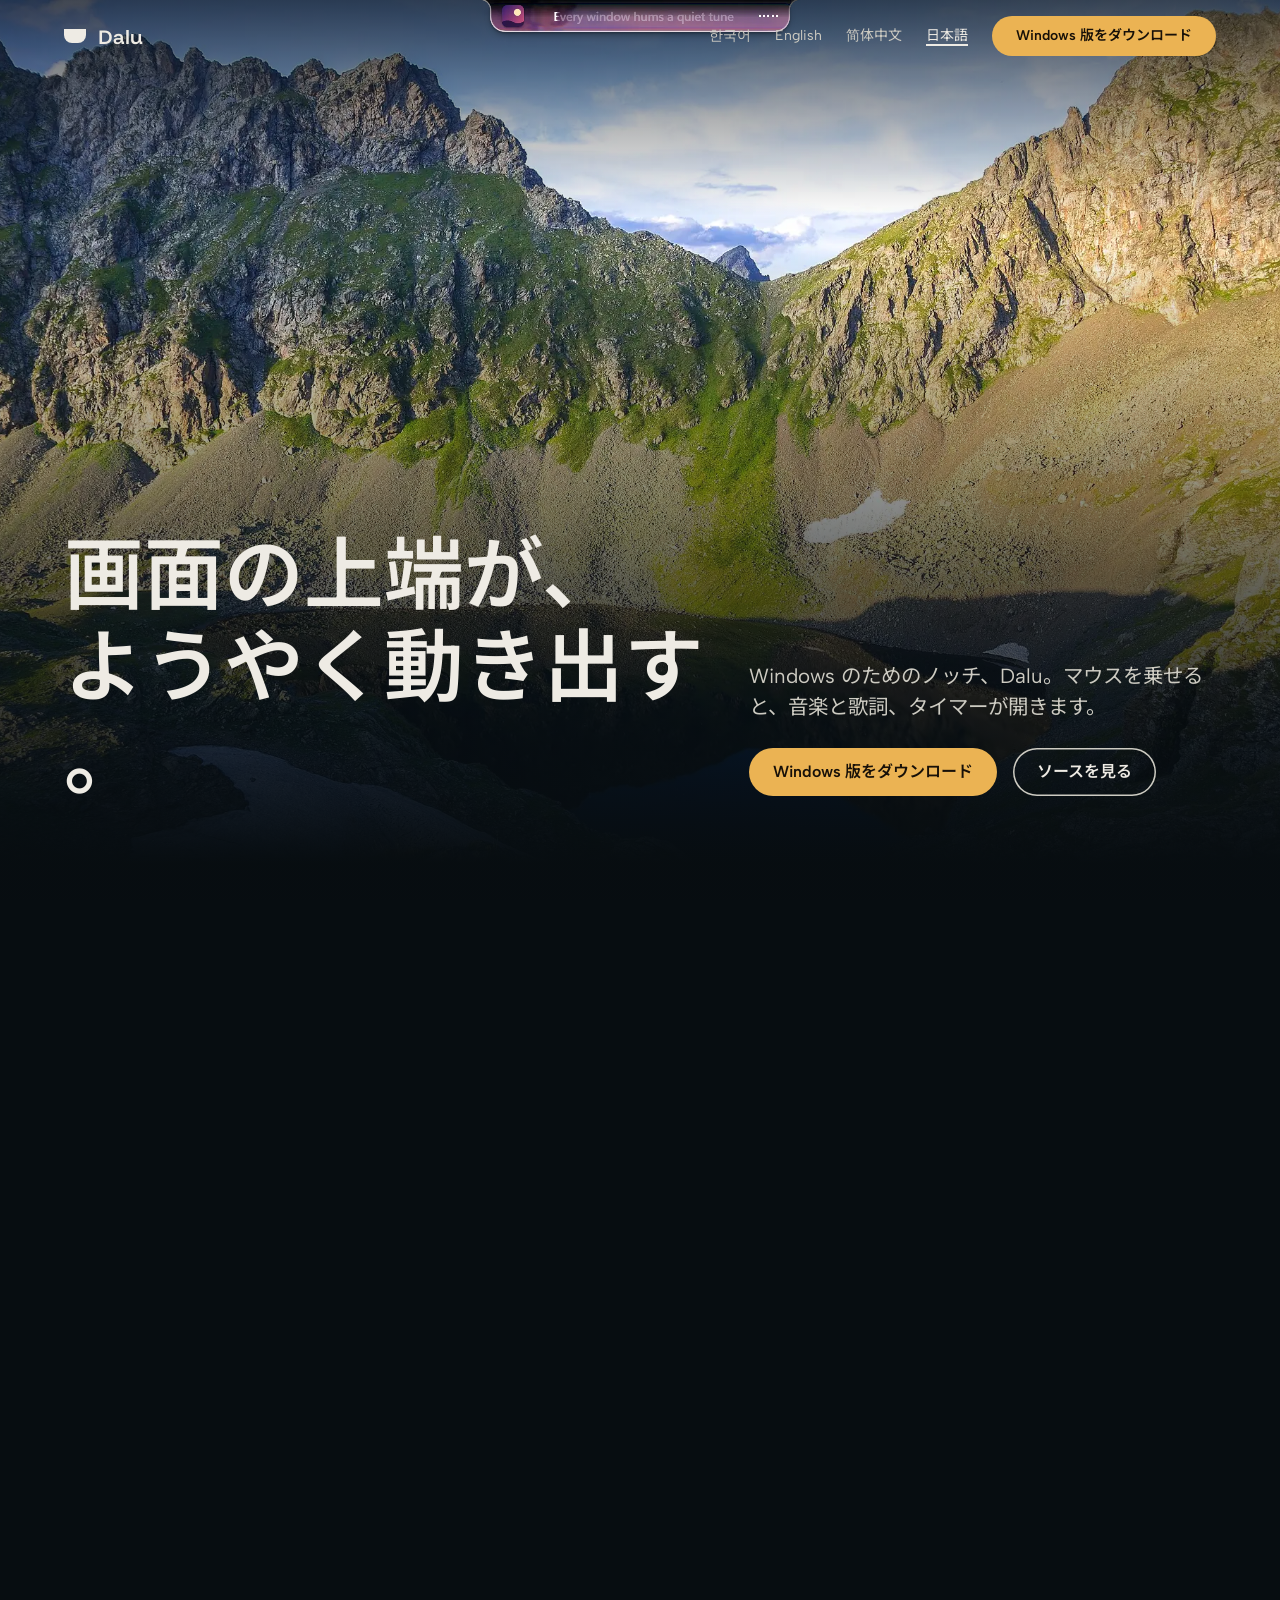
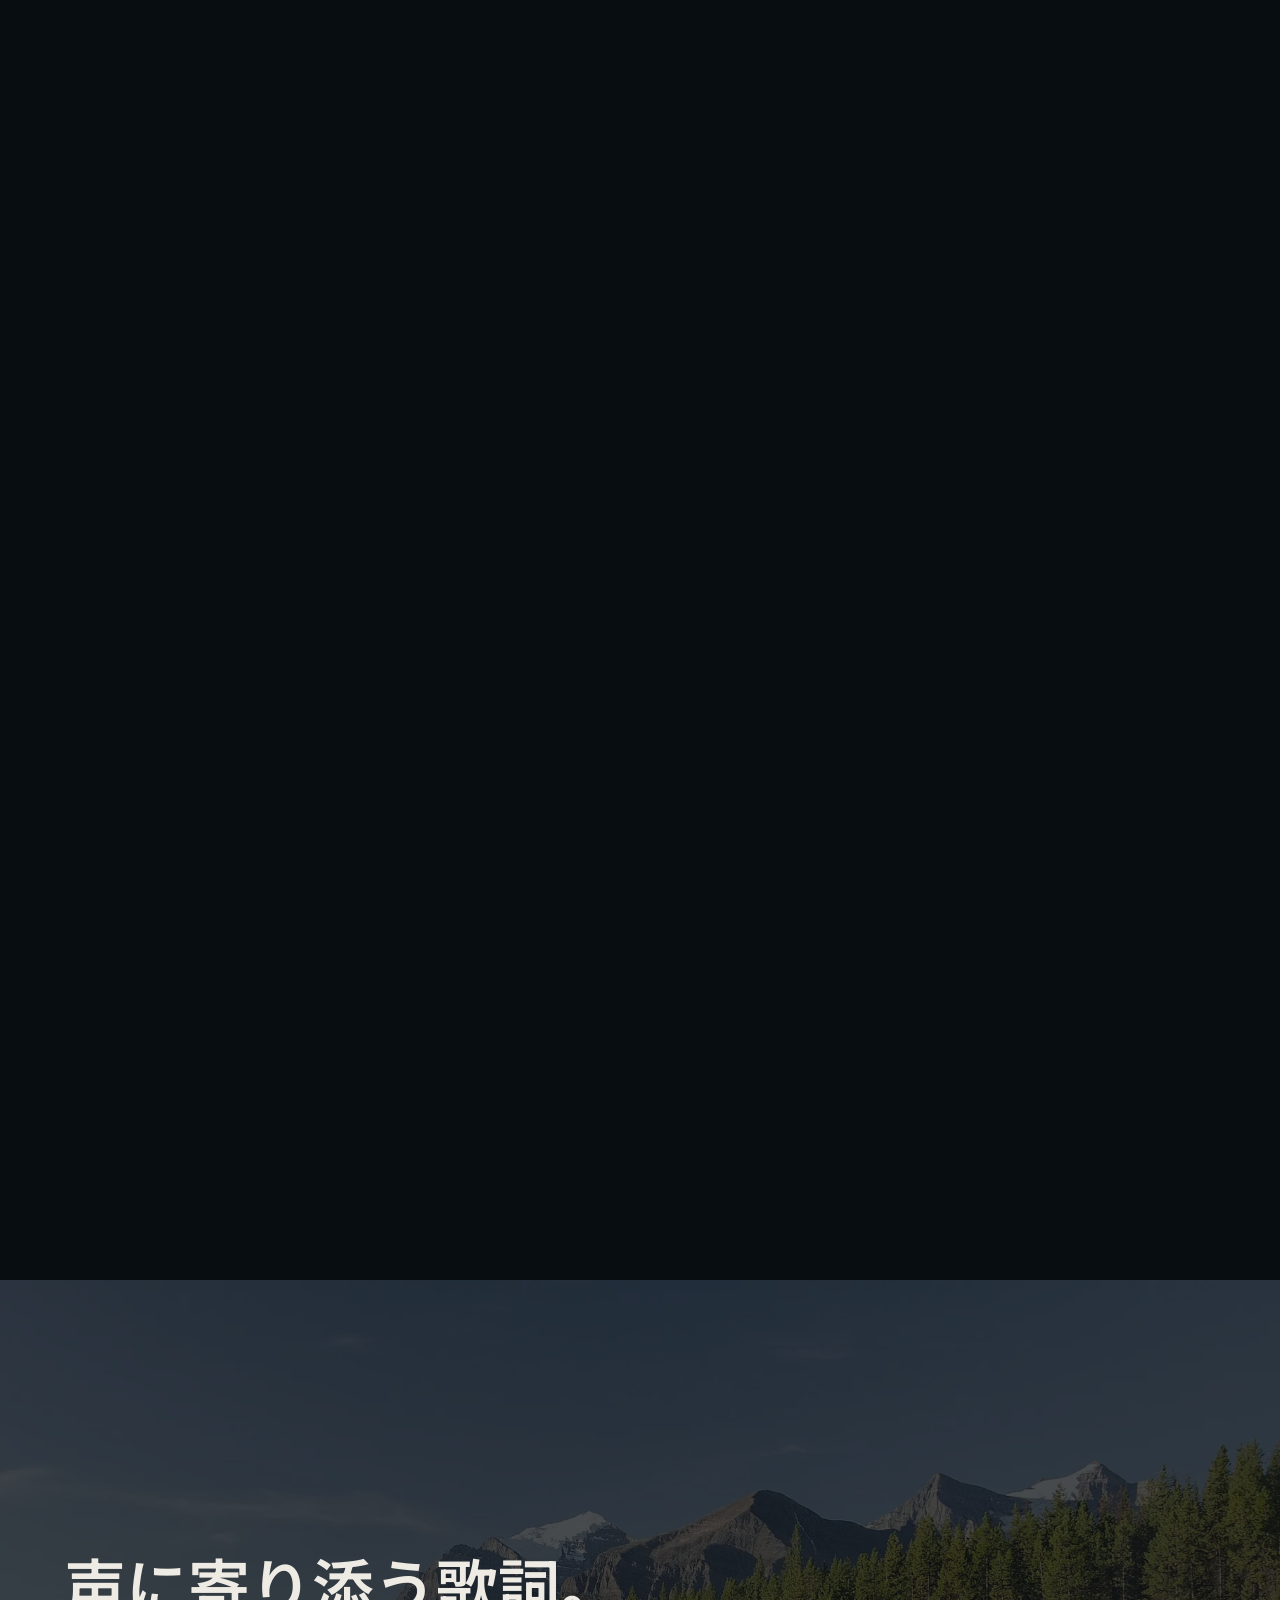
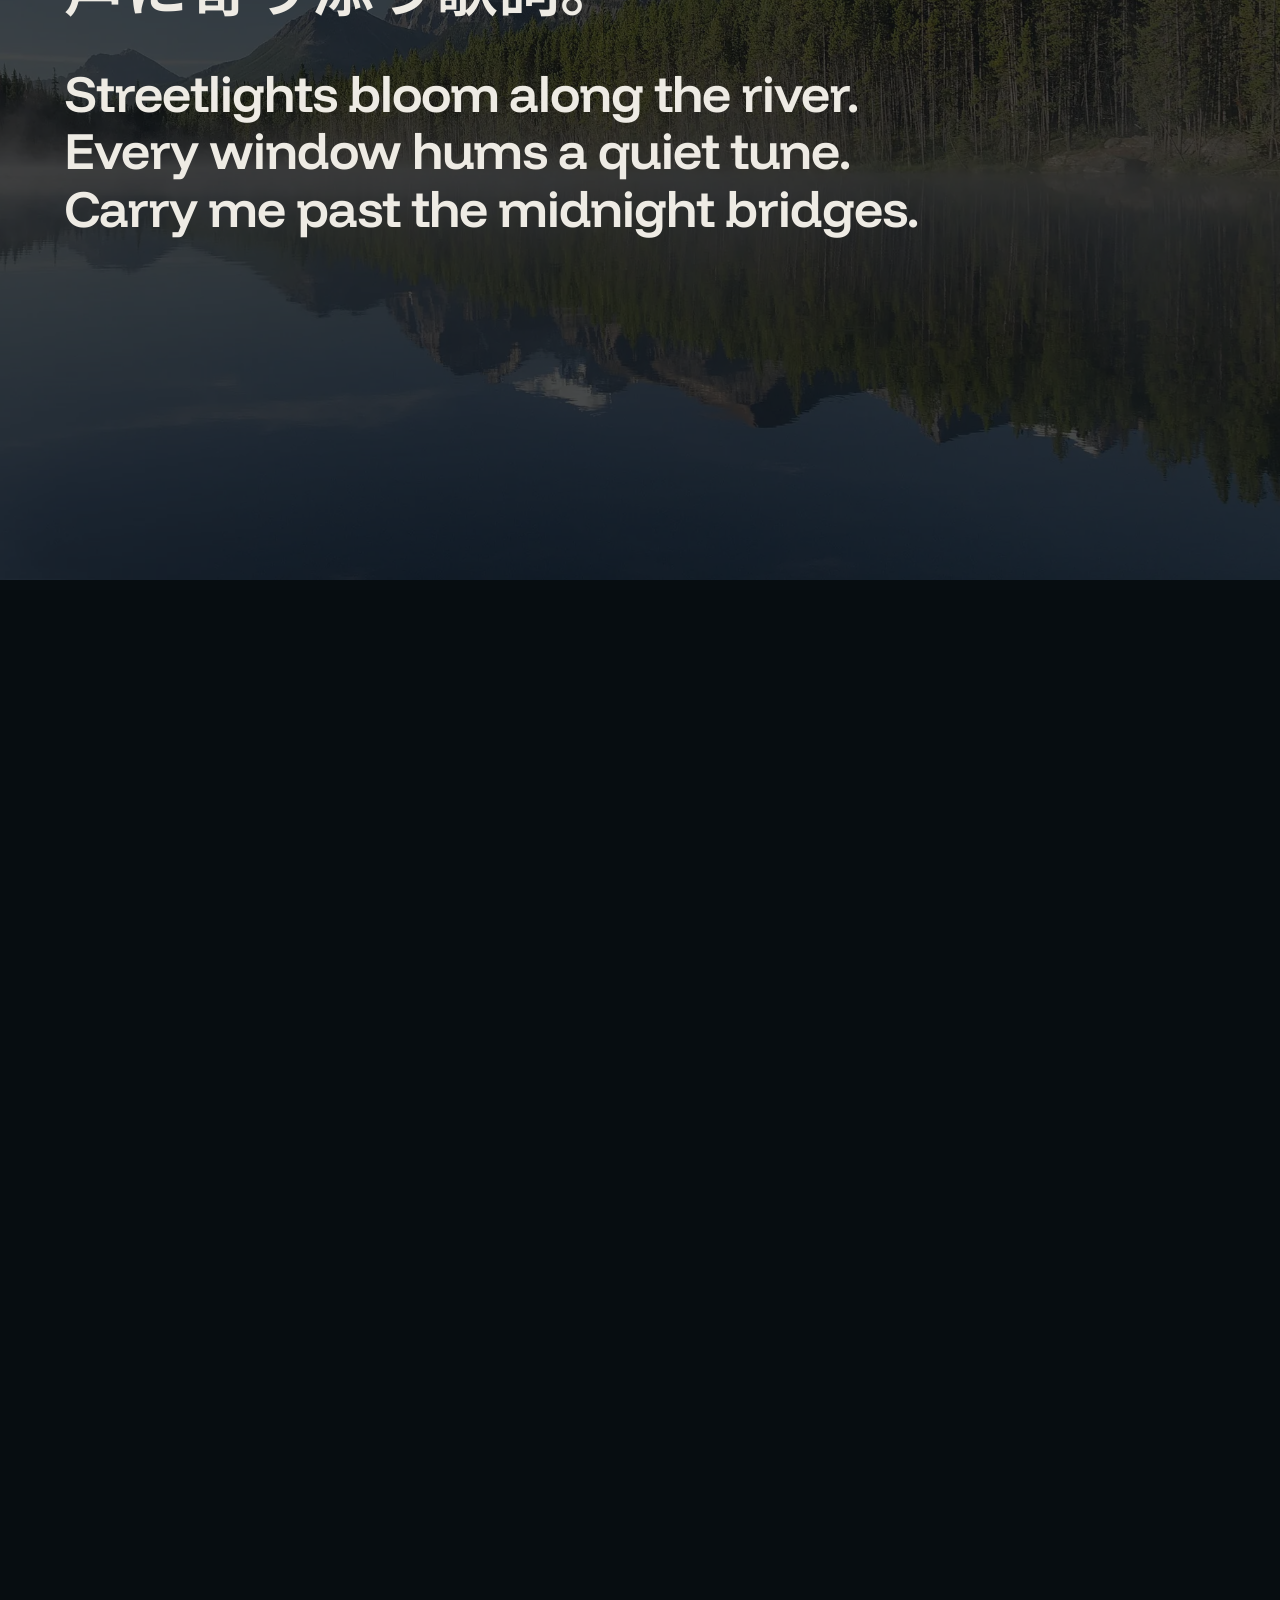
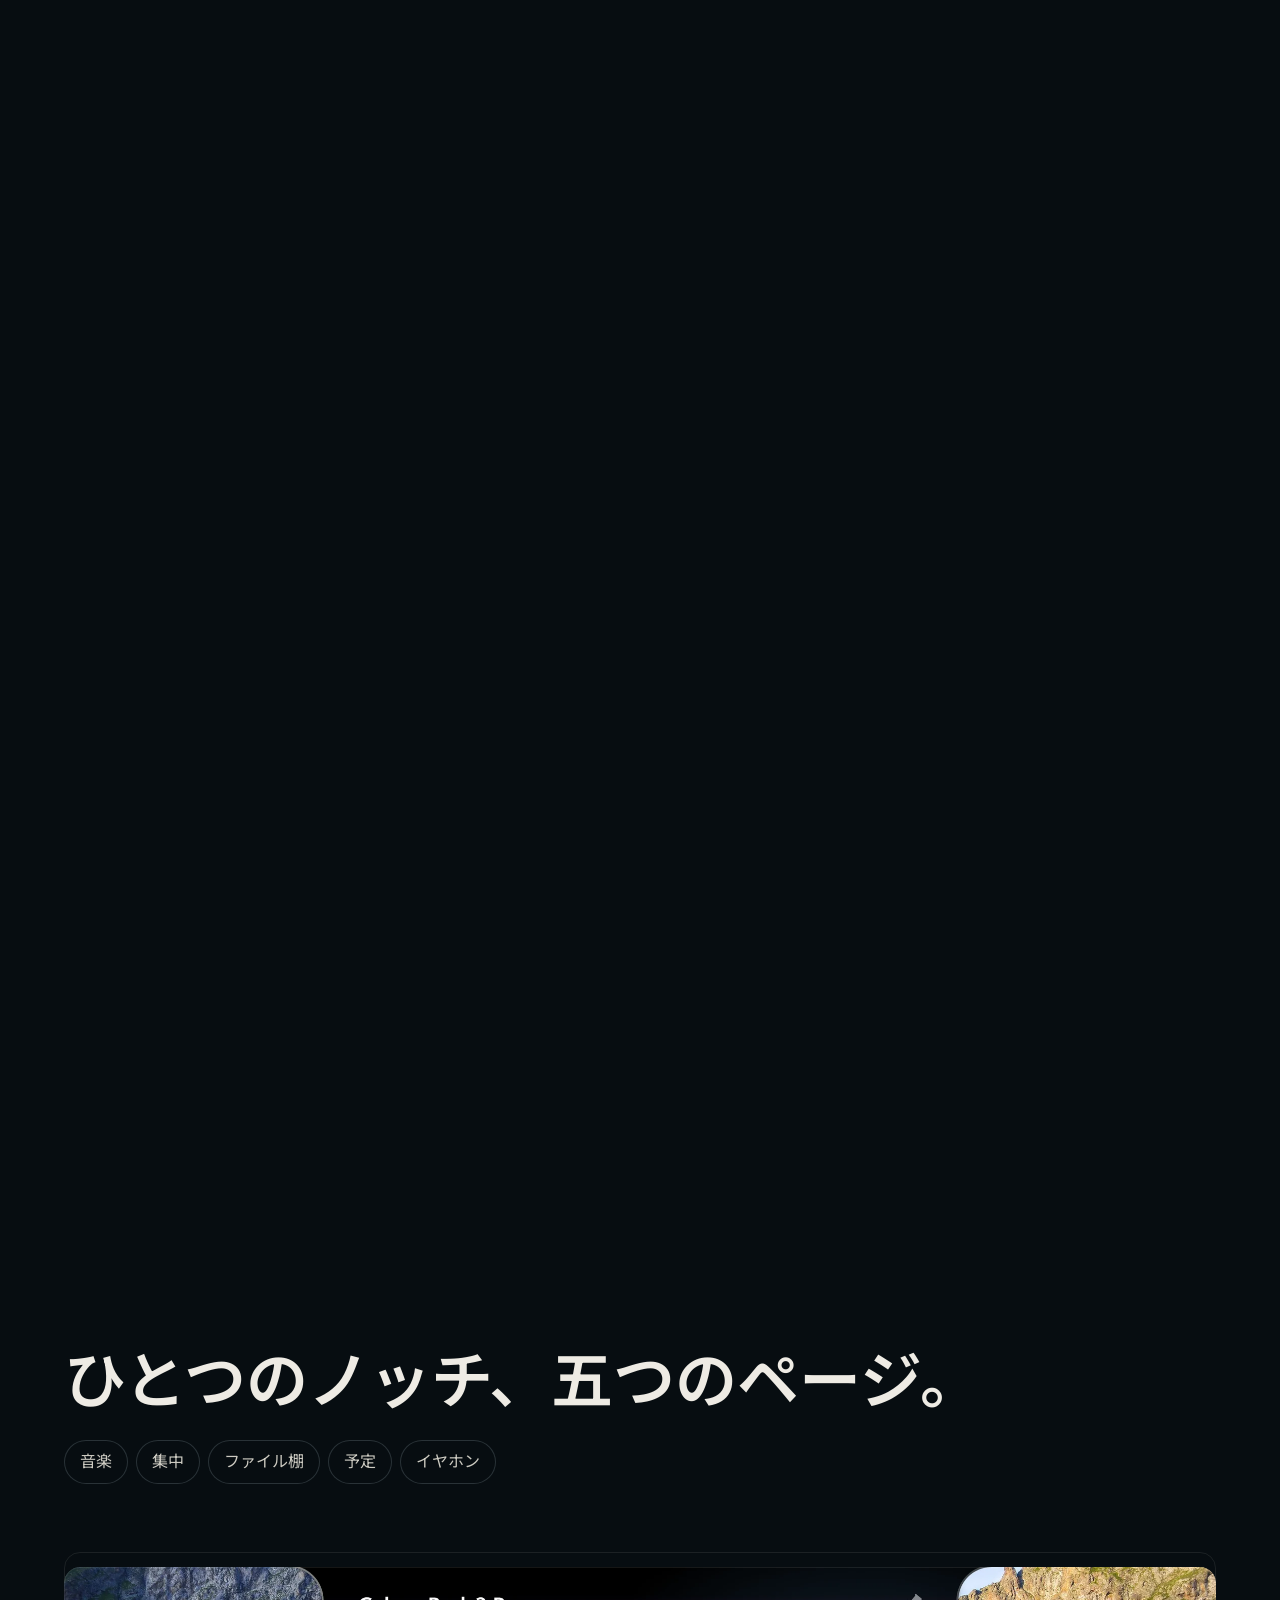
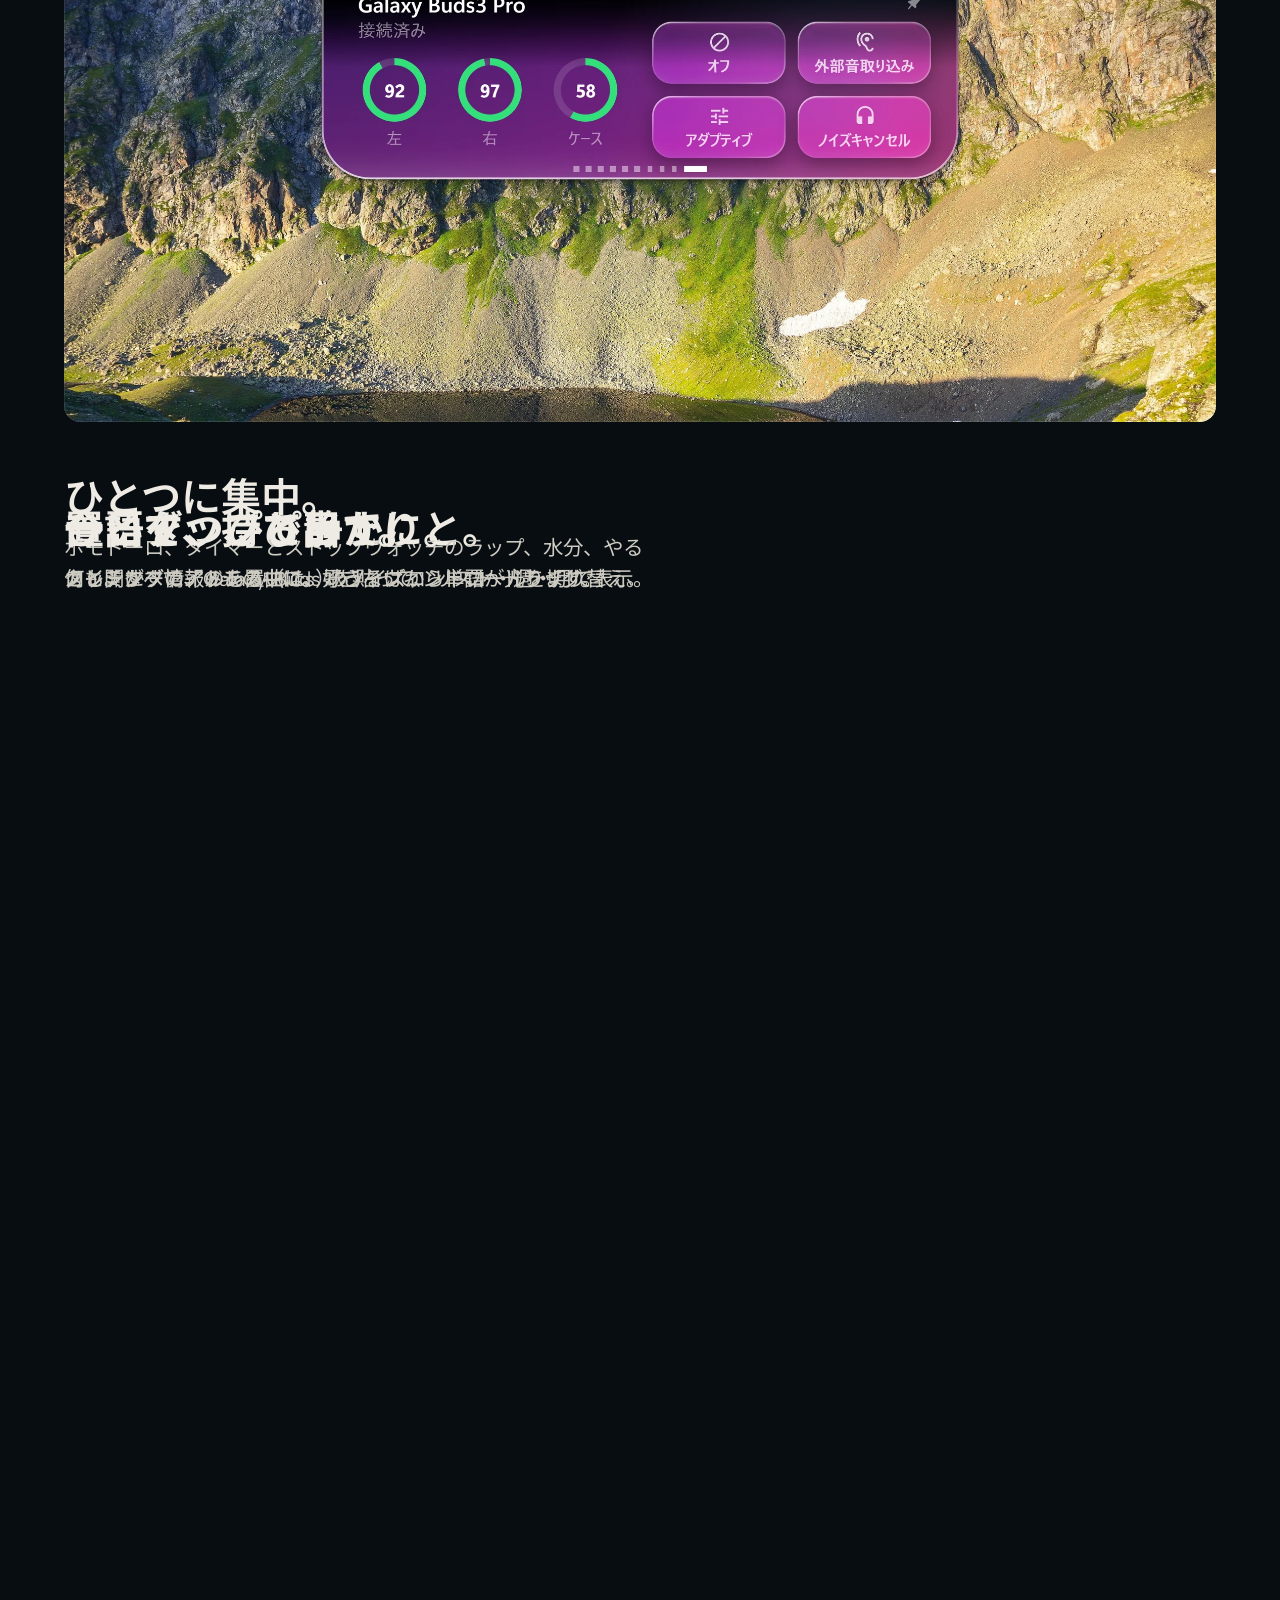
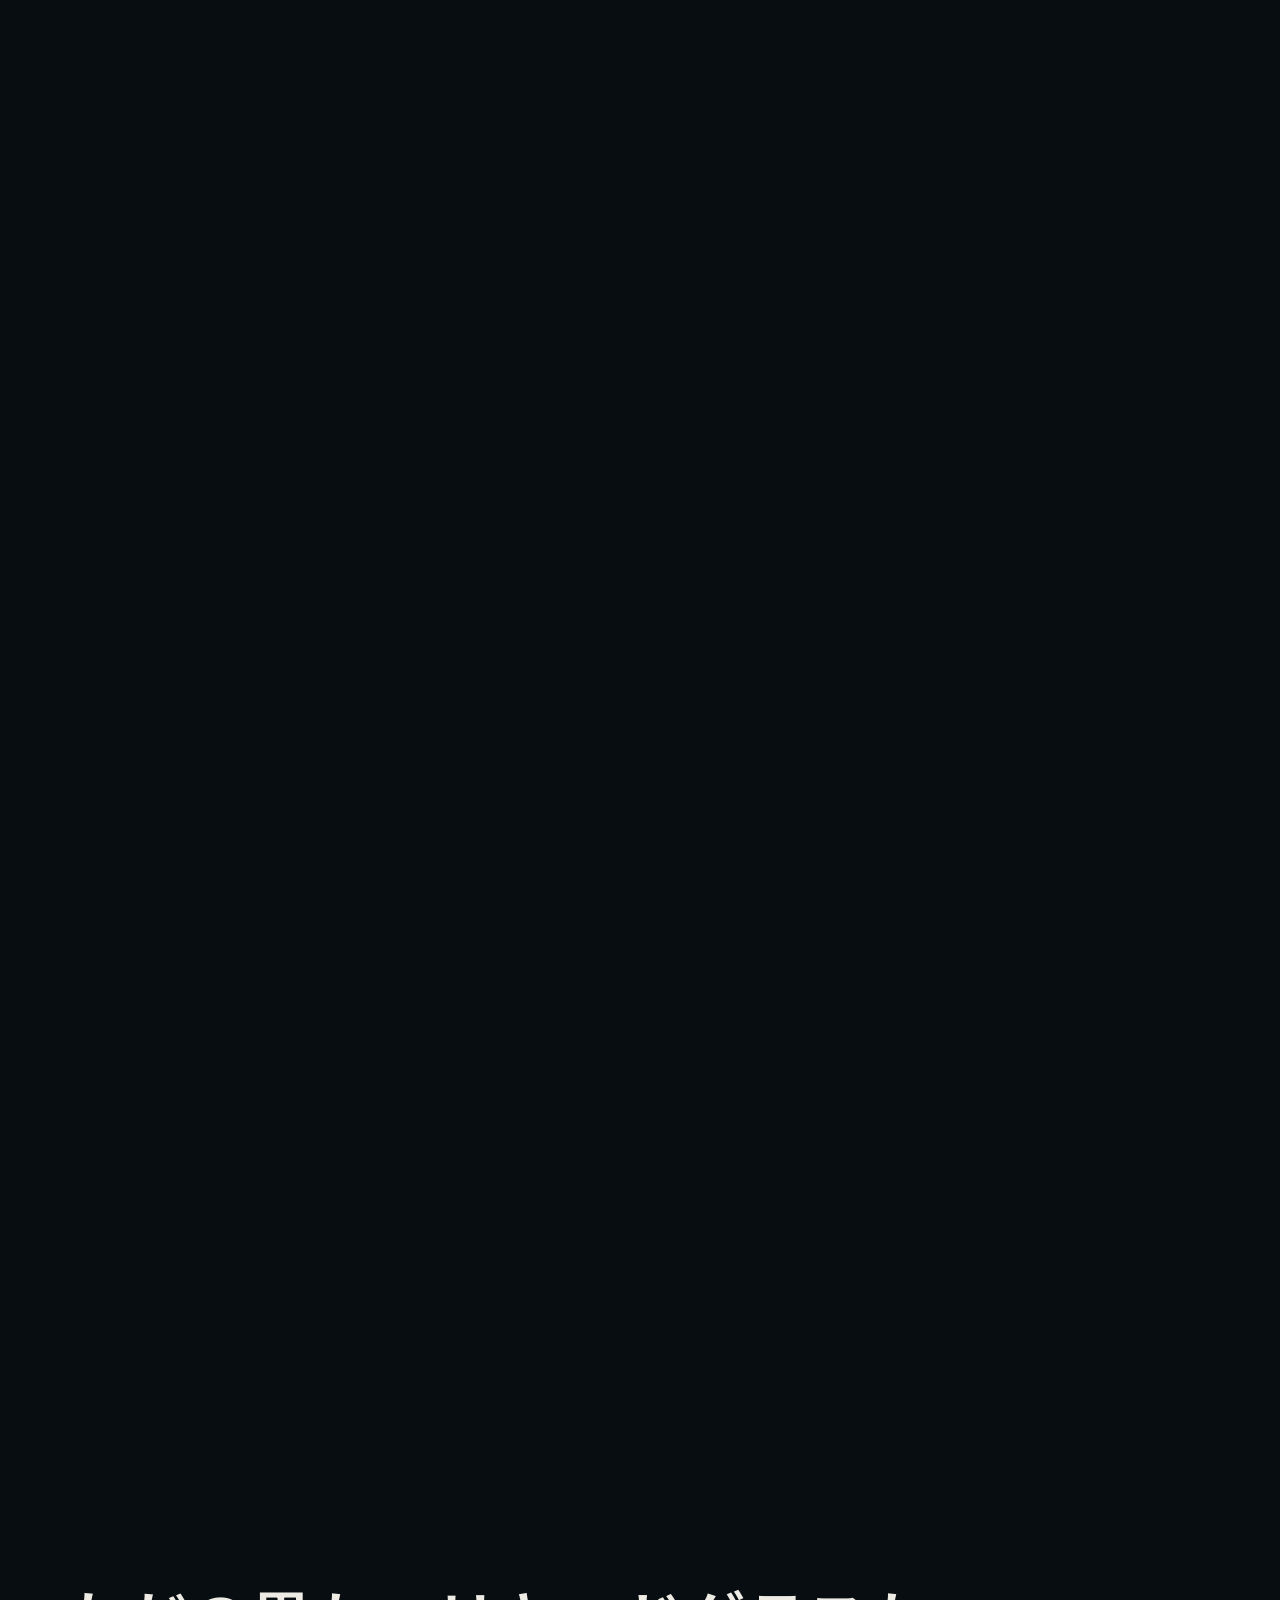
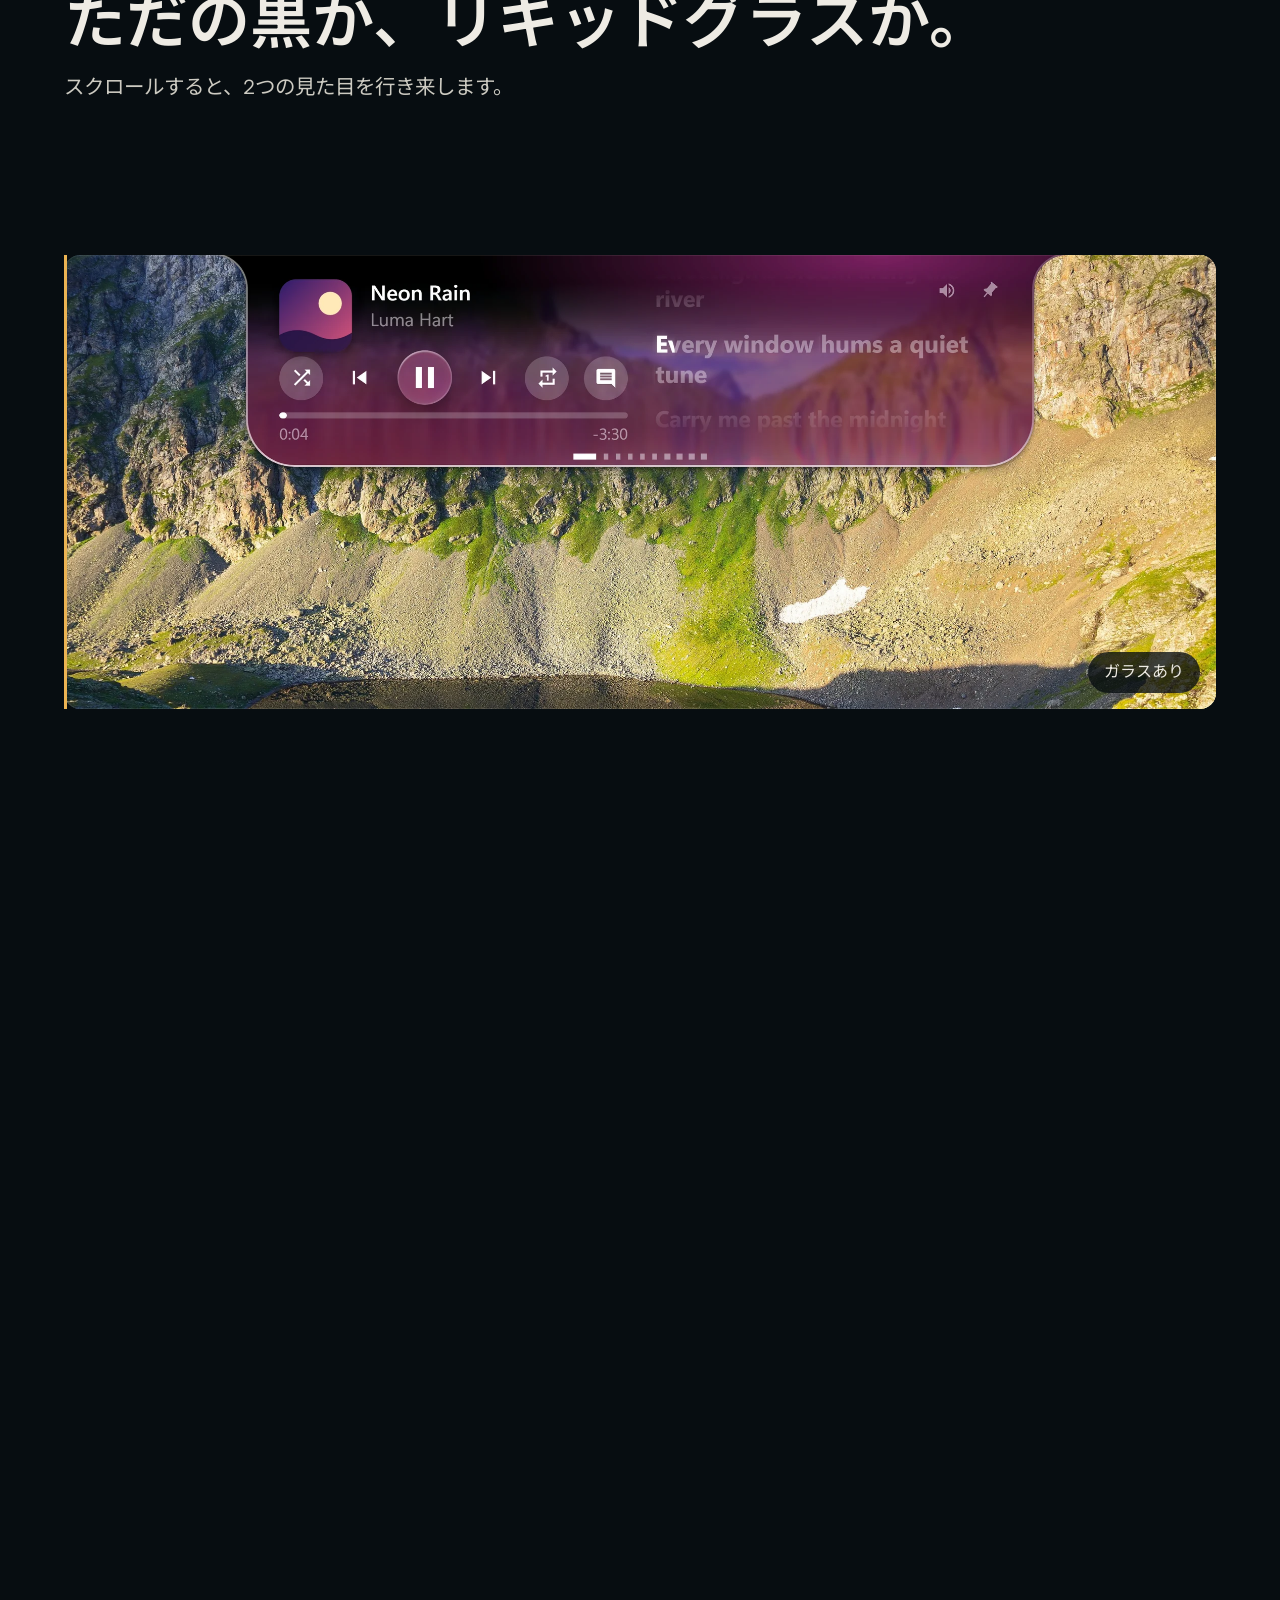
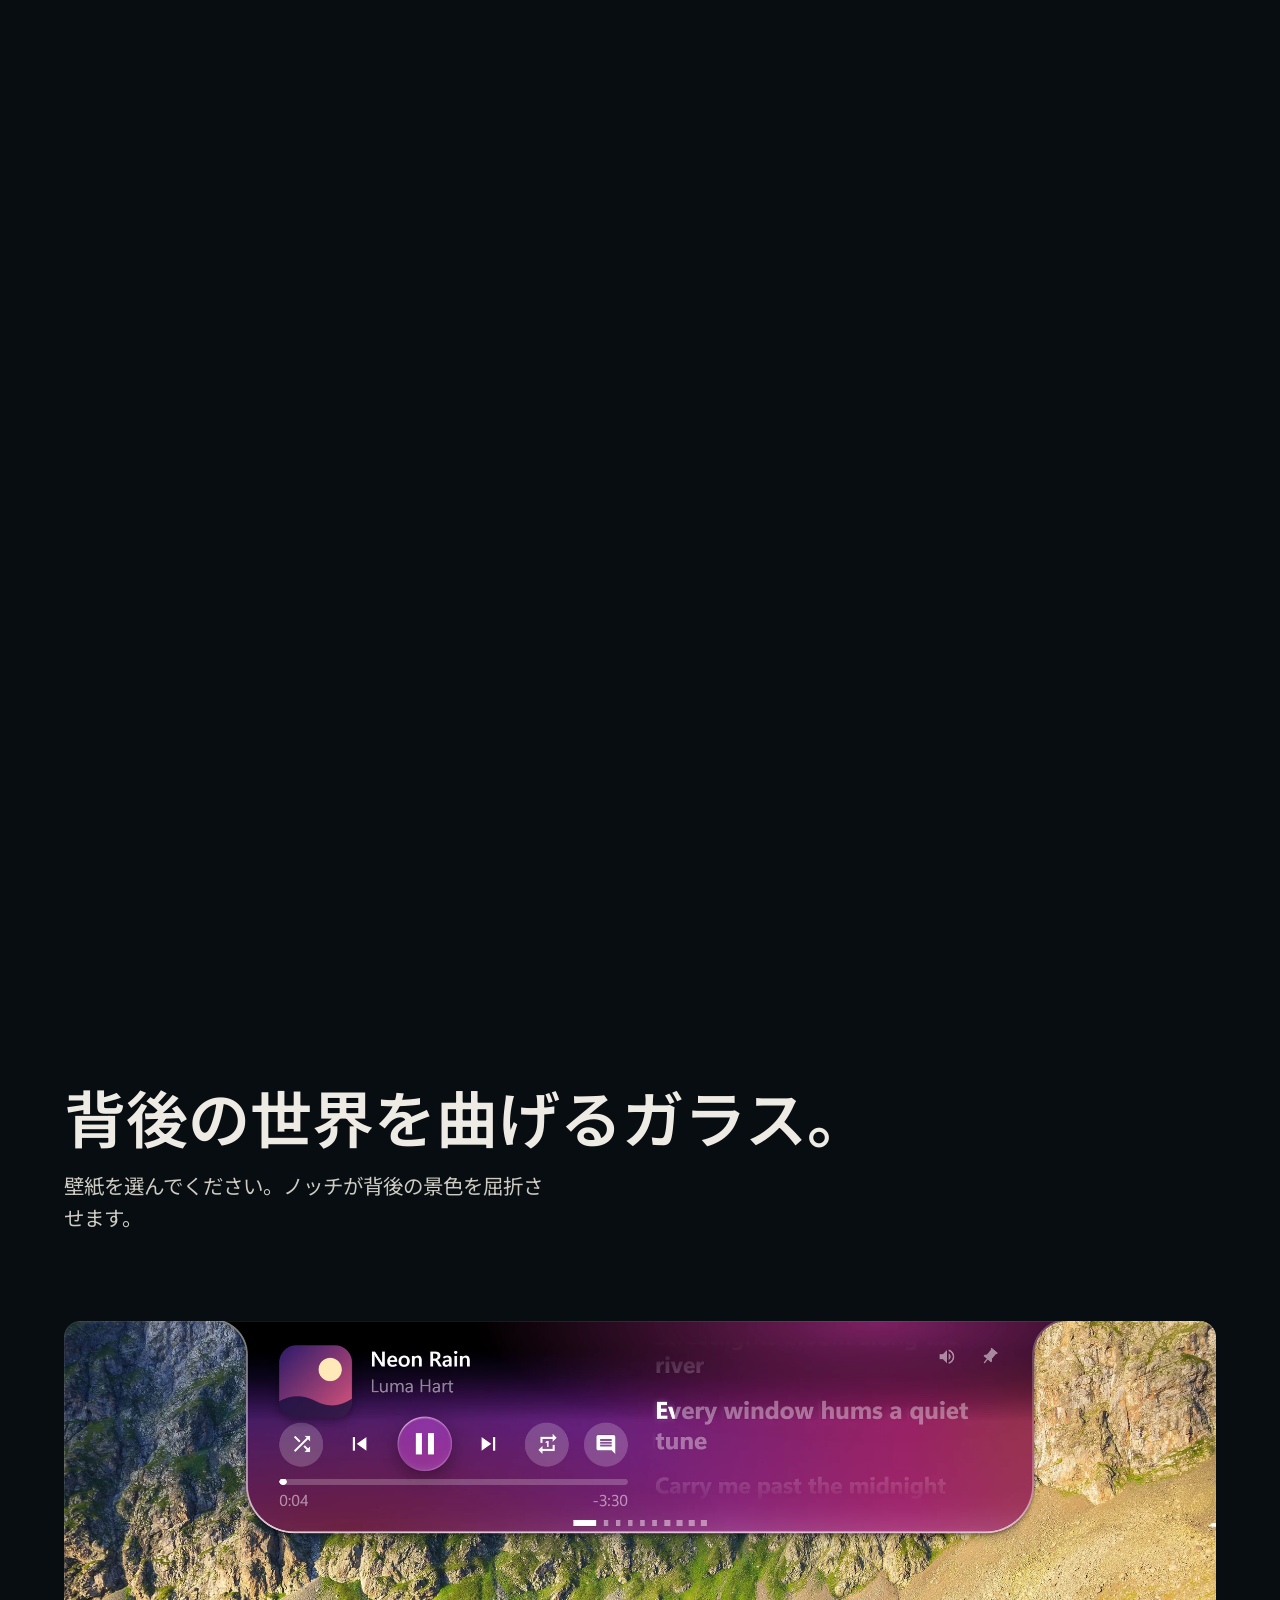
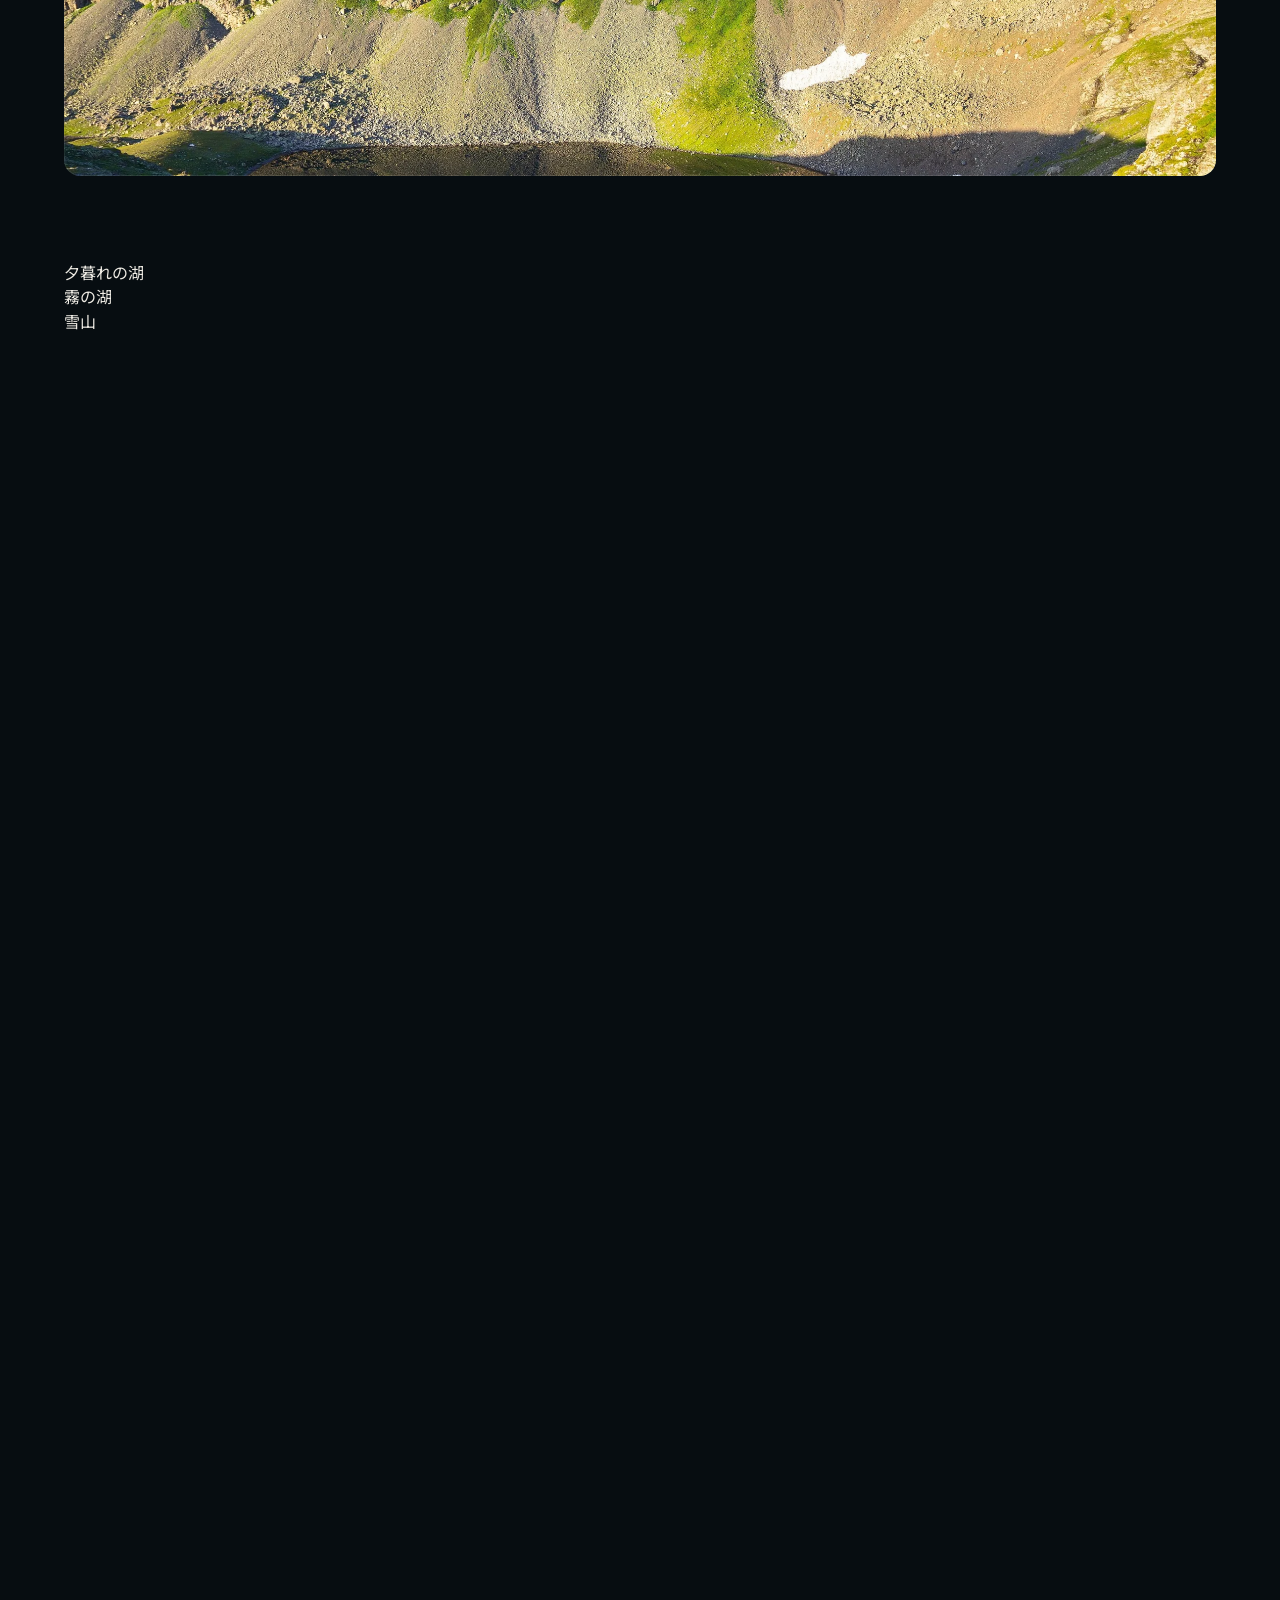
<file: docs/ja/index.html>
<!doctype html>
<html lang="ja">
<head>
<meta charset="utf-8">
<meta name="viewport" content="width=device-width, initial-scale=1">
<title>Dalu：Windows の画面の上端が動き出す</title>
<meta name="description" content="Dalu は Windows のためのノッチ。音楽、同期する歌詞、タイマー、ファイル、イヤホン操作が、マウスを乗せるだけで開きます。無料、アカウント不要。">
<meta name="color-scheme" content="dark">
<link rel="canonical" href="https://flirty-bananamilk.github.io/dalu/ja/">
<meta property="og:type" content="website"><meta property="og:site_name" content="Dalu">
<meta property="og:title" content="Dalu：Windows の画面の上端が動き出す"><meta property="og:description" content="Dalu は Windows のためのノッチ。音楽、同期する歌詞、タイマー、ファイル、イヤホン操作が、マウスを乗せるだけで開きます。無料、アカウント不要。">
<meta property="og:url" content="https://flirty-bananamilk.github.io/dalu/ja/"><meta property="og:image" content="https://flirty-bananamilk.github.io/dalu/assets/music-dusk-ja-1140.webp">
<meta name="twitter:card" content="summary_large_image">
<link rel="alternate" hreflang="ko" href="https://flirty-bananamilk.github.io/dalu/ko/">
<link rel="alternate" hreflang="en" href="https://flirty-bananamilk.github.io/dalu/en/">
<link rel="alternate" hreflang="zh-Hans" href="https://flirty-bananamilk.github.io/dalu/zh/">
<link rel="alternate" hreflang="ja" href="https://flirty-bananamilk.github.io/dalu/ja/">
<link rel="alternate" hreflang="x-default" href="https://flirty-bananamilk.github.io/dalu/en/">
<link rel="icon" href="data:image/svg+xml,%3Csvg xmlns='http://www.w3.org/2000/svg' viewBox='0 0 22 14'%3E%3Cpath d='M0 0h22v6a8 8 0 0 1-8 8H8a8 8 0 0 1-8-8z' fill='%23f1e7d4'/%3E%3C/svg%3E">
<link rel="preconnect" href="https://fonts.googleapis.com"><link rel="preconnect" href="https://fonts.gstatic.com" crossorigin>
<link rel="stylesheet" href="https://fonts.googleapis.com/css2?family=Funnel+Display:wght@600&family=Albert+Sans:wght@400;600&family=Noto+Sans+JP:wght@400;600&display=swap">
<link rel="preload" as="image" href="../assets/wp-dusk.webp" fetchpriority="high">
<link rel="stylesheet" href="../assets/site.css">
<script src="../assets/site.js" defer></script>
</head>
<body>
<a class="skip" href="#main">本文へ移動</a>
<header class="nav">
  <nav class="container nav__row" aria-label="Dalu">
    <div class="chip-bar"><a class="wordmark" href="./" aria-label="Dalu"><svg width="22" height="14" viewBox="0 0 22 14" aria-hidden="true" focusable="false"><path d="M0 0h22v6a8 8 0 0 1-8 8H8a8 8 0 0 1-8-8z" fill="currentColor"/></svg><span>Dalu</span></a></div>
    <div class="chip-bar"><ul class="langs" aria-label="言語"><li><a href="../ko/" hreflang="ko" lang="ko">한국어</a></li><li><a href="../en/" hreflang="en" lang="en">English</a></li><li><a href="../zh/" hreflang="zh-Hans" lang="zh-Hans">简体中文</a></li><li><a href="../ja/" hreflang="ja" lang="ja" aria-current="page">日本語</a></li></ul><a class="btn btn--primary" href="https://flirty-bananamilk.itch.io/dalu">Windows 版をダウンロード</a></div>
  </nav>
</header>
<main id="main">
  <section class="track hero" aria-labelledby="hero-h">
    <div class="stage">
      <img class="bg" src="../assets/wp-dusk.webp" width="1920" height="1276" alt="" fetchpriority="high">
      <div class="scrim scrim--bottom"></div><div class="scrim scrim--top"></div>
      <div class="seq"><img class="seq__still" src="../assets/seq/hero-43.webp" width="1800" height="720" alt="山の風景の壁紙の上で開く Dalu のノッチ。単語ごとに同期する歌詞つきの音楽プレーヤー" fetchpriority="low"><img class="seq__first" src="../assets/seq/hero-00.webp" width="1800" height="720" alt="山の風景の壁紙の上で開く Dalu のノッチ。単語ごとに同期する歌詞つきの音楽プレーヤー"><canvas data-seq="hero" data-n="44" data-from="0.03" data-to="0.52" data-src="../assets/seq" width="1800" height="720" role="img" aria-label="山の風景の壁紙の上で開く Dalu のノッチ。単語ごとに同期する歌詞つきの音楽プレーヤー" hidden></canvas></div>
      <div class="container hero__a"><h1 id="hero-h">画面の上端が、<wbr>ようやく動き出す。</h1><div class="hero__side"><p class="lead">Windows のためのノッチ、Dalu。マウスを乗せると、音楽と歌詞、タイマーが開きます。</p><div class="actions"><a class="btn btn--primary" href="https://flirty-bananamilk.itch.io/dalu">Windows 版をダウンロード</a><a class="btn btn--secondary" href="https://github.com/Flirty-BananaMilk/dalu">ソースを見る</a></div></div></div>
      <div class="container hero__b" aria-hidden="true"><p class="big">乗せるだけで、開く。</p></div>
    </div>
  </section>

  <section class="track lyrics" aria-labelledby="lyr-h">
    <div class="stage">
      <img class="bg" src="../assets/wp-mist.webp" width="1920" height="1280" alt="" loading="lazy" decoding="async">
      <div class="scrim scrim--all"></div>
      <div class="container lyrics__in"><h2 id="lyr-h">声に寄り添う歌詞。</h2><p class="words" lang="en"><span>Streetlights</span> <span>bloom</span> <span>along</span> <span>the</span> <span>river.</span><br><span>Every</span> <span>window</span> <span>hums</span> <span>a</span> <span>quiet</span> <span>tune.</span><br><span>Carry</span> <span>me</span> <span>past</span> <span>the</span> <span>midnight</span> <span>bridges.</span></p><p class="lyrics__cap">タイミング情報のある曲なら、単語のひとつひとつまで。</p></div>
    </div>
  </section>

  <section class="track chapter" aria-labelledby="ch-h">
    <div class="stage container">
      <div class="chapter__head"><h2 id="ch-h">ひとつのノッチ、<wbr>五つのページ。</h2><ul class="rail" aria-label="ページへ移動"><li><a href="#pg-music" data-i="0">音楽</a></li><li><a href="#pg-pomo" data-i="1">集中</a></li><li><a href="#pg-shelf" data-i="2">ファイル棚</a></li><li><a href="#pg-agenda" data-i="3">予定</a></li><li><a href="#pg-buds" data-i="4">イヤホン</a></li></ul></div>
      <ol class="pages">
<li class="pg" id="pg-music"><figure class="shot"><img src="../assets/music-dusk-ja-1140.webp" srcset="../assets/music-dusk-ja-1140.webp 1140w, ../assets/music-dusk-ja-2280.webp 2280w, ../assets/music-dusk-ja-3040.webp 3040w" sizes="(min-width: 60rem) 1312px, 100vw" width="2280" height="900" alt="音楽ページ：アルバムアート、再生ボタン、単語同期の歌詞" loading="lazy" decoding="async"></figure><div class="pg__text"><h3>一語ずつ、ぴったりと。</h3><p>タイミング情報のある曲は、歌うそばから単語が光ります。</p></div></li>
<li class="pg" id="pg-pomo"><figure class="shot"><img src="../assets/pomo-dusk-ja-1140.webp" srcset="../assets/pomo-dusk-ja-1140.webp 1140w, ../assets/pomo-dusk-ja-2280.webp 2280w, ../assets/pomo-dusk-ja-3040.webp 3040w" sizes="(min-width: 60rem) 1312px, 100vw" width="2280" height="900" alt="集中ページ：動作中のポモドーロ" loading="lazy" decoding="async"></figure><div class="pg__text"><h3>ひとつに集中。</h3><p>ポモドーロ、タイマーとストップウォッチのラップ、水分、やること。すべてノッチの中に。</p></div></li>
<li class="pg" id="pg-shelf"><figure class="shot"><img src="../assets/shelf-dusk-ja-1140.webp" srcset="../assets/shelf-dusk-ja-1140.webp 1140w, ../assets/shelf-dusk-ja-2280.webp 2280w, ../assets/shelf-dusk-ja-3040.webp 3040w" sizes="(min-width: 60rem) 1312px, 100vw" width="2280" height="900" alt="ファイル棚ページ：ノッチに置いた三つのファイル" loading="lazy" decoding="async"></figure><div class="pg__text"><h3>置いて、持ち出す。</h3><p>ノッチにファイルを置いて、好きなウィンドウへドラッグ。</p></div></li>
<li class="pg" id="pg-agenda"><figure class="shot"><img src="../assets/agenda-dusk-ja-1140.webp" srcset="../assets/agenda-dusk-ja-1140.webp 1140w, ../assets/agenda-dusk-ja-2280.webp 2280w, ../assets/agenda-dusk-ja-3040.webp 3040w" sizes="(min-width: 60rem) 1312px, 100vw" width="2280" height="900" alt="予定ページ：月表示のカレンダーと当日の予定" loading="lazy" decoding="async"></figure><div class="pg__text"><h3>今日を、ひと目で。</h3><p>カレンダーのアドレス（.ics）を貼って、リスト・週・月で表示。</p></div></li>
<li class="pg" id="pg-buds"><figure class="shot"><img src="../assets/buds-dusk-ja-1140.webp" srcset="../assets/buds-dusk-ja-1140.webp 1140w, ../assets/buds-dusk-ja-2280.webp 2280w, ../assets/buds-dusk-ja-3040.webp 3040w" sizes="(min-width: 60rem) 1312px, 100vw" width="2280" height="900" alt="イヤホンページ：電池残量とノイズコントロールのモード" loading="lazy" decoding="async"></figure><div class="pg__text"><h3>ひとタップで静かに。</h3><p>何も開かずに、Galaxy Buds のノイズコントロールを切り替え。</p></div></li>
      </ol>
    </div>
  </section>

  <section class="track compare" aria-labelledby="cp-h">
    <div class="stage container">
      <div class="compare__head"><h2 id="cp-h">ただの黒か、<wbr>リキッドグラスか。</h2><p class="lead">スクロールすると、2つの見た目を行き来します。</p></div>
      <div class="wipe">
        <figure class="shot wipe__a"><img src="../assets/glassoff-dusk-en-1140.webp" srcset="../assets/glassoff-dusk-en-1140.webp 1140w, ../assets/glassoff-dusk-en-2280.webp 2280w, ../assets/glassoff-dusk-en-3040.webp 3040w" sizes="(min-width: 60rem) 1312px, 100vw" width="2280" height="900" alt="壁紙の上の真っ黒なノッチ。背後は見えない" loading="lazy" decoding="async"><figcaption>ガラスなし</figcaption></figure>
        <figure class="shot wipe__b"><img src="../assets/music-dusk-en-1140.webp" srcset="../assets/music-dusk-en-1140.webp 1140w, ../assets/music-dusk-en-2280.webp 2280w, ../assets/music-dusk-en-3040.webp 3040w" sizes="(min-width: 60rem) 1312px, 100vw" width="2280" height="900" alt="同じノッチをリキッドグラスにした姿。背後の景色を屈折させる" loading="lazy" decoding="async"><figcaption>ガラスあり</figcaption></figure>
        <span class="wipe__bar" aria-hidden="true"></span>
      </div>
    </div>
  </section>

  <section class="track glass" aria-labelledby="gl-h">
    <div class="stage container">
      <div class="glass__head"><h2 id="gl-h">背後の世界を<wbr>曲げるガラス。</h2><p class="lead">壁紙を選んでください。ノッチが背後の景色を屈折させます。</p><fieldset><legend>壁紙</legend><label class="chip"><input type="radio" name="wp" id="wp-a" value="a" checked>夕暮れの湖</label><label class="chip"><input type="radio" name="wp" id="wp-b" value="b">霧の湖</label><label class="chip"><input type="radio" name="wp" id="wp-c" value="c">雪山</label></fieldset></div>
      <figure class="shot glass__stack"><img src="../assets/music-dusk-ja-1140.webp" srcset="../assets/music-dusk-ja-1140.webp 1140w, ../assets/music-dusk-ja-2280.webp 2280w, ../assets/music-dusk-ja-3040.webp 3040w" sizes="(min-width: 60rem) 1312px, 100vw" width="2280" height="900" alt="壁紙の上のノッチ。ガラスが背後の景色を屈折させている" loading="lazy" decoding="async" data-wp="a"><img src="../assets/music-mist-ja-1140.webp" srcset="../assets/music-mist-ja-1140.webp 1140w, ../assets/music-mist-ja-2280.webp 2280w, ../assets/music-mist-ja-3040.webp 3040w" sizes="(min-width: 60rem) 1312px, 100vw" width="2280" height="900" alt="" loading="lazy" decoding="async" data-wp="b"><img src="../assets/music-peak-ja-1140.webp" srcset="../assets/music-peak-ja-1140.webp 1140w, ../assets/music-peak-ja-2280.webp 2280w, ../assets/music-peak-ja-3040.webp 3040w" sizes="(min-width: 60rem) 1312px, 100vw" width="2280" height="900" alt="" loading="lazy" decoding="async" data-wp="c"></figure>
      <div class="glass__names" aria-hidden="true"><p>夕暮れの湖</p><p>霧の湖</p><p>雪山</p></div>
    </div>
  </section>

  <section class="track dock" aria-labelledby="dk-h">
    <div class="stage">
      <img class="bg" src="../assets/wp-peak.webp" width="1920" height="1353" alt="" loading="lazy" decoding="async">
      <div class="scrim scrim--bottom"></div>
      <div class="seq"><img class="seq__still" src="../assets/seq/dock-33.webp" width="1800" height="720" alt="ページドットがタブのアイコンに変わったノッチ" fetchpriority="low"><img class="seq__first" src="../assets/seq/dock-00.webp" width="1800" height="720" alt="ページドットがタブのアイコンに変わったノッチ"><canvas data-seq="dock" data-n="34" data-from="0.06" data-to="0.5" data-src="../assets/seq" width="1800" height="720" role="img" aria-label="ページドットがタブのアイコンに変わったノッチ" hidden></canvas></div>
      <div class="container dock__a"><h2 id="dk-h">ドットに乗せると、<wbr>タブが現れる。</h2><p class="lead">小さなドットに乗せると、タブのアイコンに変わります。それぞれのアイコンの役割はこちら。</p></div>
      <div class="container dock__b"><div class="legendbox"><p class="legend__t">タブのアイコン</p><ul class="legend" role="list"><li><span class="legend__ic"><svg viewBox="0 0 24 24" width="22" height="22" fill="none" stroke="currentColor" stroke-width="1.8" stroke-linecap="round" stroke-linejoin="round" aria-hidden="true" focusable="false"><path d="M9 18V6l10-2v12"/><circle cx="7" cy="18" r="2.2"/><circle cx="17" cy="16" r="2.2"/></svg></span><span class="legend__tx"><b>音楽</b><small>曲、再生、歌詞</small></span></li><li><span class="legend__ic"><svg viewBox="0 0 24 24" width="22" height="22" fill="none" stroke="currentColor" stroke-width="1.8" stroke-linecap="round" stroke-linejoin="round" aria-hidden="true" focusable="false"><circle cx="12" cy="12" r="8"/><circle cx="12" cy="12" r="4"/><path d="M12 12h.01"/></svg></span><span class="legend__tx"><b>集中</b><small>ポモドーロ</small></span></li><li><span class="legend__ic"><svg viewBox="0 0 24 24" width="22" height="22" fill="none" stroke="currentColor" stroke-width="1.8" stroke-linecap="round" stroke-linejoin="round" aria-hidden="true" focusable="false"><circle cx="12" cy="13.5" r="7.5"/><path d="M12 9.5v4l2.5 2M9.5 3h5"/></svg></span><span class="legend__tx"><b>タイマー</b><small>タイマー、ストップウォッチ、ラップ</small></span></li><li><span class="legend__ic"><svg viewBox="0 0 24 24" width="22" height="22" fill="none" stroke="currentColor" stroke-width="1.8" stroke-linecap="round" stroke-linejoin="round" aria-hidden="true" focusable="false"><path d="M12 3.5c3.5 4 6 7 6 10a6 6 0 0 1-12 0c0-3 2.5-6 6-10z"/></svg></span><span class="legend__tx"><b>水分</b><small>水を飲む時間のお知らせ</small></span></li><li><span class="legend__ic"><svg viewBox="0 0 24 24" width="22" height="22" fill="none" stroke="currentColor" stroke-width="1.8" stroke-linecap="round" stroke-linejoin="round" aria-hidden="true" focusable="false"><path d="M3.5 7.5a2 2 0 0 1 2-2h4l2 2.5h7a2 2 0 0 1 2 2V17a2 2 0 0 1-2 2h-13a2 2 0 0 1-2-2z"/></svg></span><span class="legend__tx"><b>ファイル棚</b><small>ファイルをちょっと置く</small></span></li><li><span class="legend__ic"><svg viewBox="0 0 24 24" width="22" height="22" fill="none" stroke="currentColor" stroke-width="1.8" stroke-linecap="round" stroke-linejoin="round" aria-hidden="true" focusable="false"><path d="M5 7l1.5 1.5L9 6M5 14l1.5 1.5L9 13M12 7.5h7M12 14.5h7"/></svg></span><span class="legend__tx"><b>やること</b><small>時刻を決めて通知</small></span></li><li><span class="legend__ic"><svg viewBox="0 0 24 24" width="22" height="22" fill="none" stroke="currentColor" stroke-width="1.8" stroke-linecap="round" stroke-linejoin="round" aria-hidden="true" focusable="false"><rect x="4" y="5.5" width="16" height="14.5" rx="2"/><path d="M4 10h16M8.5 3.5v4M15.5 3.5v4"/></svg></span><span class="legend__tx"><b>予定</b><small>リスト・週・月</small></span></li><li><span class="legend__ic"><svg viewBox="0 0 24 24" width="22" height="22" fill="none" stroke="currentColor" stroke-width="1.8" stroke-linecap="round" stroke-linejoin="round" aria-hidden="true" focusable="false"><path d="M6 18L18 6M9.5 6H18v8.5"/></svg></span><span class="legend__tx"><b>ショートカット</b><small>よく使うアプリとフォルダー</small></span></li><li><span class="legend__ic"><svg viewBox="0 0 24 24" width="22" height="22" fill="none" stroke="currentColor" stroke-width="1.8" stroke-linecap="round" stroke-linejoin="round" aria-hidden="true" focusable="false"><path d="M9 3v5M15 3v5"/><path d="M6.5 8h11v3a5.5 5.5 0 0 1-11 0z"/><path d="M12 16.5V21"/></svg></span><span class="legend__tx"><b>プラグイン</b><small>ほかのアプリを操作</small></span></li><li><span class="legend__ic"><svg viewBox="0 0 24 24" width="22" height="22" fill="none" stroke="currentColor" stroke-width="1.8" stroke-linecap="round" stroke-linejoin="round" aria-hidden="true" focusable="false"><path d="M4 15v-3a8 8 0 0 1 16 0v3"/><rect x="3" y="14" width="4" height="6" rx="1.5"/><rect x="17" y="14" width="4" height="6" rx="1.5"/></svg></span><span class="legend__tx"><b>イヤホン</b><small>バッテリーとノイズコントロール</small></span></li></ul><p class="legend__t">隅のアイコン</p><ul class="legend legend--2" role="list"><li><span class="legend__ic"><svg viewBox="0 0 24 24" width="22" height="22" fill="none" stroke="currentColor" stroke-width="1.8" stroke-linecap="round" stroke-linejoin="round" aria-hidden="true" focusable="false"><path fill="currentColor" stroke="none" d="M3 9v6h4l5 5V4L7 9H3zm13.5 3A4.5 4.5 0 0 0 14 7.97v8.05c1.48-.73 2.5-2.25 2.5-4.02zM14 3.23v2.06c2.89.86 5 3.54 5 6.71s-2.11 5.85-5 6.71v2.06c4.01-.91 7-4.49 7-8.77s-2.99-7.86-7-8.77z"/></svg></span><span class="legend__tx"><b>音量</b><small>音量とミュート</small></span></li><li><span class="legend__ic"><svg viewBox="0 0 24 24" width="22" height="22" fill="none" stroke="currentColor" stroke-width="1.8" stroke-linecap="round" stroke-linejoin="round" aria-hidden="true" focusable="false"><path fill="currentColor" stroke="none" d="M16 12V4h1V2H7v2h1v8l-2 2v2h5.2v6h1.6v-6H18v-2l-2-2z"/></svg></span><span class="legend__tx"><b>固定</b><small>押すとノッチが閉じません</small></span></li></ul></div></div>
    </div>
  </section>

  <section class="container band pos" aria-labelledby="pos-h">
    <div class="pos__head"><h2 id="pos-h">好きな場所に。</h2><p class="lead">画面の上端を 5 つに分けて、ノッチを動かせます。いちばん端では、サブノッチが内側に集まります。</p></div>
    <div class="pos__demo">
      <div class="pos__screen" role="img" aria-label="画面の上端を 5 つに分けた図。選んだ位置へノッチが動きます">
        <img src="../assets/wp-dusk.webp" width="1920" height="1276" alt="" loading="lazy" decoding="async">
        <div class="pos__cols" aria-hidden="true"><span>1</span><span>2</span><span>3</span><span>4</span><span>5</span></div>
        <i class="pos__notch" aria-hidden="true"></i><i class="pos__sat pos__sat--a" aria-hidden="true"></i><i class="pos__sat pos__sat--b" aria-hidden="true"></i>
        <p class="pos__game" aria-hidden="true">ゲーム実行中</p>
      </div>
      <div class="pos__ctl">
        <fieldset><legend>ノッチの位置</legend><label class="chip"><input type="radio" name="pos" id="pos-m2" value="m2">左端</label><label class="chip"><input type="radio" name="pos" id="pos-m1" value="m1">左寄り</label><label class="chip"><input type="radio" name="pos" id="pos-c0" value="c0" checked>中央</label><label class="chip"><input type="radio" name="pos" id="pos-p1" value="p1">右寄り</label><label class="chip"><input type="radio" name="pos" id="pos-p2" value="p2">右端</label></fieldset>
        <div class="pos__opts">
          <div class="pos__opt"><label class="chip"><input type="checkbox" id="pos-slim">スリム</label><p>閉じているときは細い線だけ。乗せると開きます。</p></div>
          <div class="pos__opt"><label class="chip"><input type="checkbox" id="pos-game">ゲーム中</label><p>DirectX・OpenGL・Vulkan のゲームが前面にあるあいだ、ノッチは隠れます。</p></div>
        </div>
      </div>
    </div>
  </section>

  <section class="container band buds" aria-labelledby="bd-h">
    <div class="buds__row"><p class="num-big" aria-hidden="true">9</p><div class="buds__text"><h2 id="bd-h">9 バンド、<wbr>自分だけの音。</h2><p class="lead">イコライザーを整え（スライダーを動かすそばから聞こえます）、片耳だけでもノイズコントロールを保てます。</p><p class="note note--fine">Buds3 Pro でのみ確認しています。</p></div></div>
    <figure class="shot shot--window rise"><img src="../assets/settings-buds_eq-ja-900.webp" srcset="../assets/settings-buds_eq-ja-900.webp 900w, ../assets/settings-buds_eq-ja-1600.webp 1600w, ../assets/settings-buds_eq-ja-2400.webp 2400w" sizes="(min-width: 60rem) 1120px, 100vw" width="1600" height="1092" alt="設定ウィンドウのイヤホンページ：9 バンドのイコライザー" loading="lazy" decoding="async"></figure>
  </section>

  <section class="container band" aria-labelledby="st-h">
    <div class="settings__head"><h2 id="st-h">あなた流に。</h2><p class="lead">100 以上の設定、4 つの言語、プラグインは JSON ファイル 1 つで。</p></div>
    <figure class="shot shot--window rise"><img src="../assets/settings-look-ja-900.webp" srcset="../assets/settings-look-ja-900.webp 900w, ../assets/settings-look-ja-1600.webp 1600w, ../assets/settings-look-ja-2400.webp 2400w" sizes="(min-width: 60rem) 1120px, 100vw" width="1600" height="1092" alt="設定ウィンドウの外観と動作のページ" loading="lazy" decoding="async"></figure>
  </section>

  <section class="container get" aria-labelledby="gt-h">
    <div class="get__well rise">
      <div><h2 id="gt-h">Dalu は無料です。</h2><p class="lead">Windows 10（2004 以降）または 11。アカウントも追跡もありません。</p><div class="actions" style="margin-top: var(--space-xl)"><a class="btn btn--primary" href="https://flirty-bananamilk.itch.io/dalu">Windows 版をダウンロード</a><a class="btn btn--secondary" href="https://github.com/Flirty-BananaMilk/dalu">ソースを見る</a></div></div>
      <div class="get__side"><dl class="facts"><div><dt>インストール</dt><dd>管理者権限は不要です。</dd></div><div><dt>確認</dt><dd>ダウンロードページに SHA-256 を掲載しています。</dd></div><div><dt>ライセンス</dt><dd>ソース公開、非商用で利用可（PolyForm Noncommercial 1.0.0）。</dd></div></dl><p class="note">コード署名がないため、初回は Windows SmartScreen が「不明なアプリ」と警告することがあります。「詳細情報」を押してから「実行」を押すとインストールできます。</p></div>
    </div>
  </section>
</main>
<footer class="container foot">
  <div class="foot__row"><a class="wordmark" href="./" aria-label="Dalu"><svg width="22" height="14" viewBox="0 0 22 14" aria-hidden="true" focusable="false"><path d="M0 0h22v6a8 8 0 0 1-8 8H8a8 8 0 0 1-8-8z" fill="currentColor"/></svg><span>Dalu</span></a><ul><li><a href="https://flirty-bananamilk.itch.io/dalu">itch.io のページ</a></li><li><a href="https://github.com/Flirty-BananaMilk/dalu">GitHub</a></li><li><a href="https://github.com/Flirty-BananaMilk/dalu/blob/main/LICENSE">ライセンス</a></li><li><a href="https://github.com/Flirty-BananaMilk/dalu/blob/main/PRIVACY.md">プライバシー</a></li><li><a href="https://github.com/Flirty-BananaMilk/dalu/blob/main/TRADEMARK.md">商標</a></li></ul></div>
  <p data-credits>写真（トリミング）: <a href="https://commons.wikimedia.org/wiki/File:Mountain_lake,_Mylgval_mountain_cirque_before_sunset,_Caucasus_Mountains.jpg">Vyacheslav Argenberg</a> (CC BY 4.0), <a href="https://commons.wikimedia.org/wiki/File:Herbert_Lake_beim_Icefields_Parkway.jpg">Florian Fuchs</a> (CC BY 3.0), <a href="https://commons.wikimedia.org/wiki/File:Pumori,_Nepal,_Asia.jpg">Vyacheslav Argenberg</a> (CC BY 4.0), Wikimedia Commons.</p>
  <p>Apple、Cider、Spotify、Samsung、Discord、Microsoft とは無関係です。</p>
</footer>
</body>
</html>
</file>
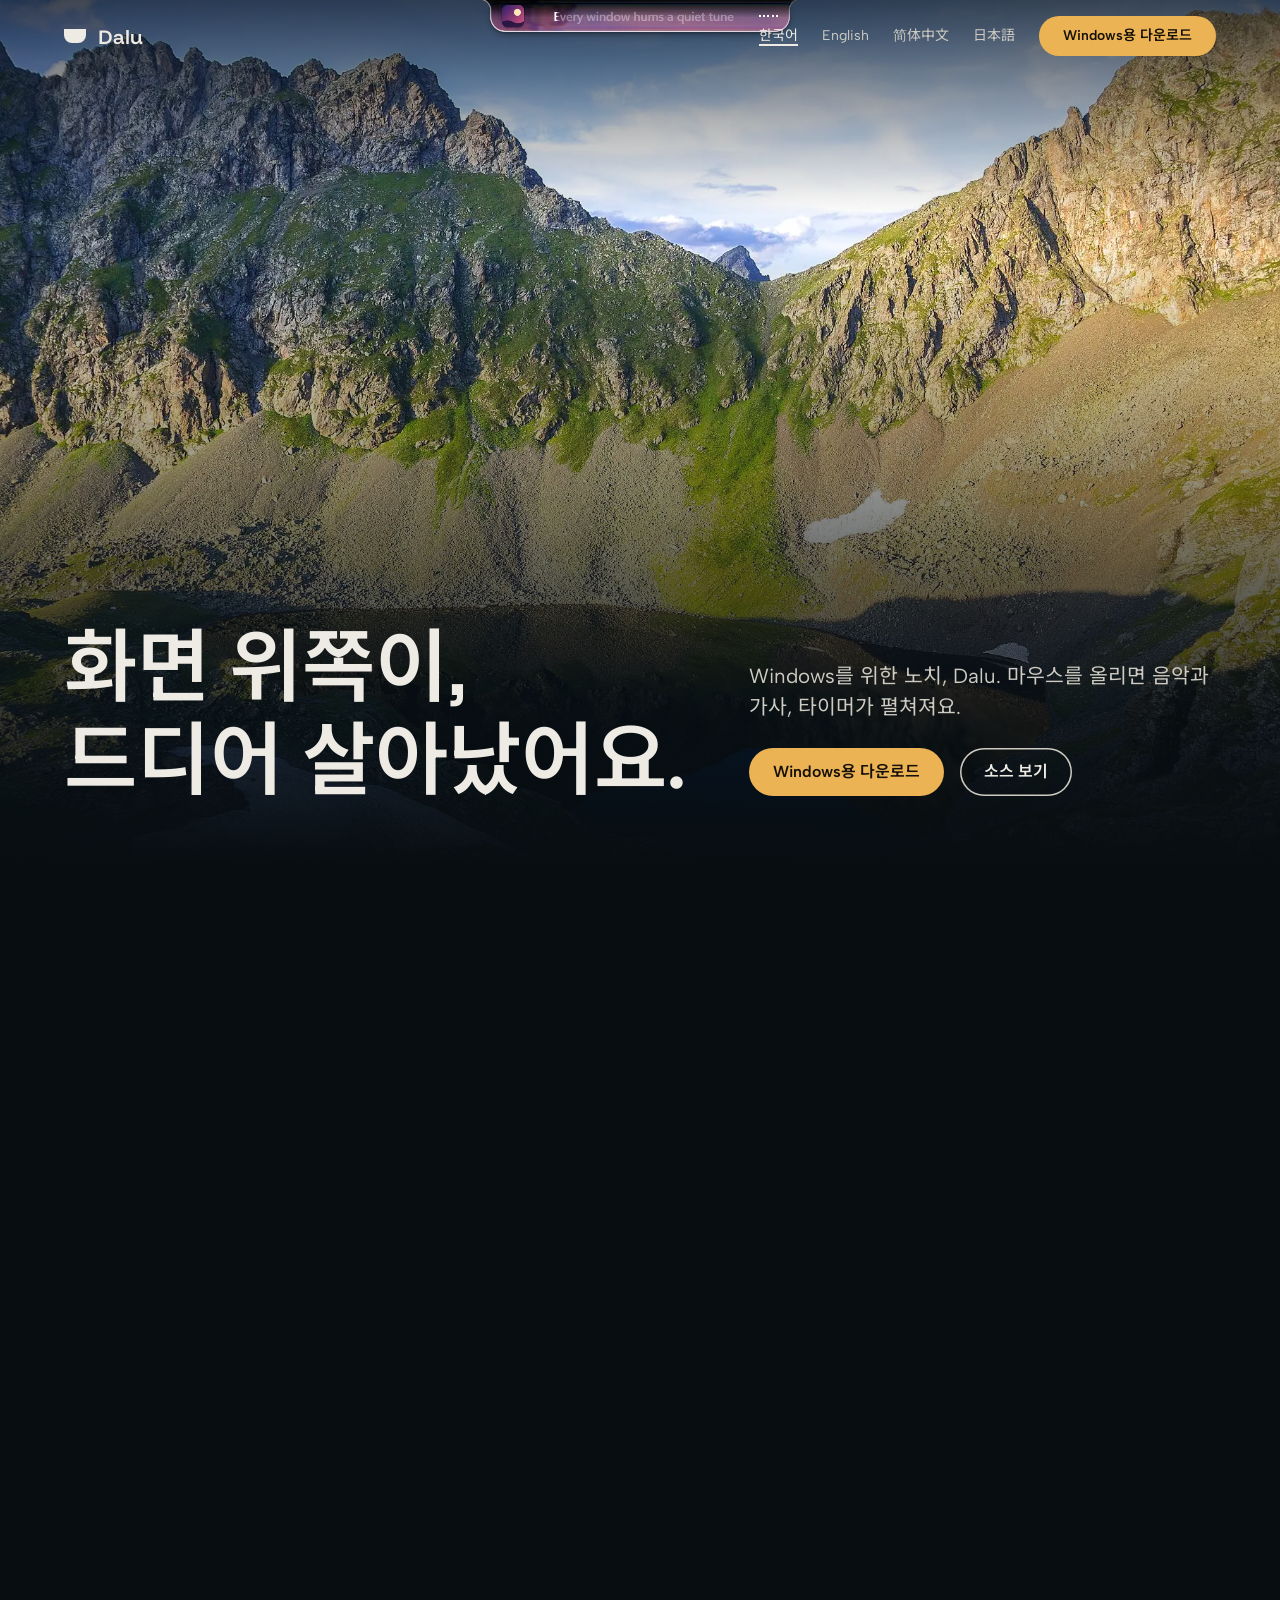
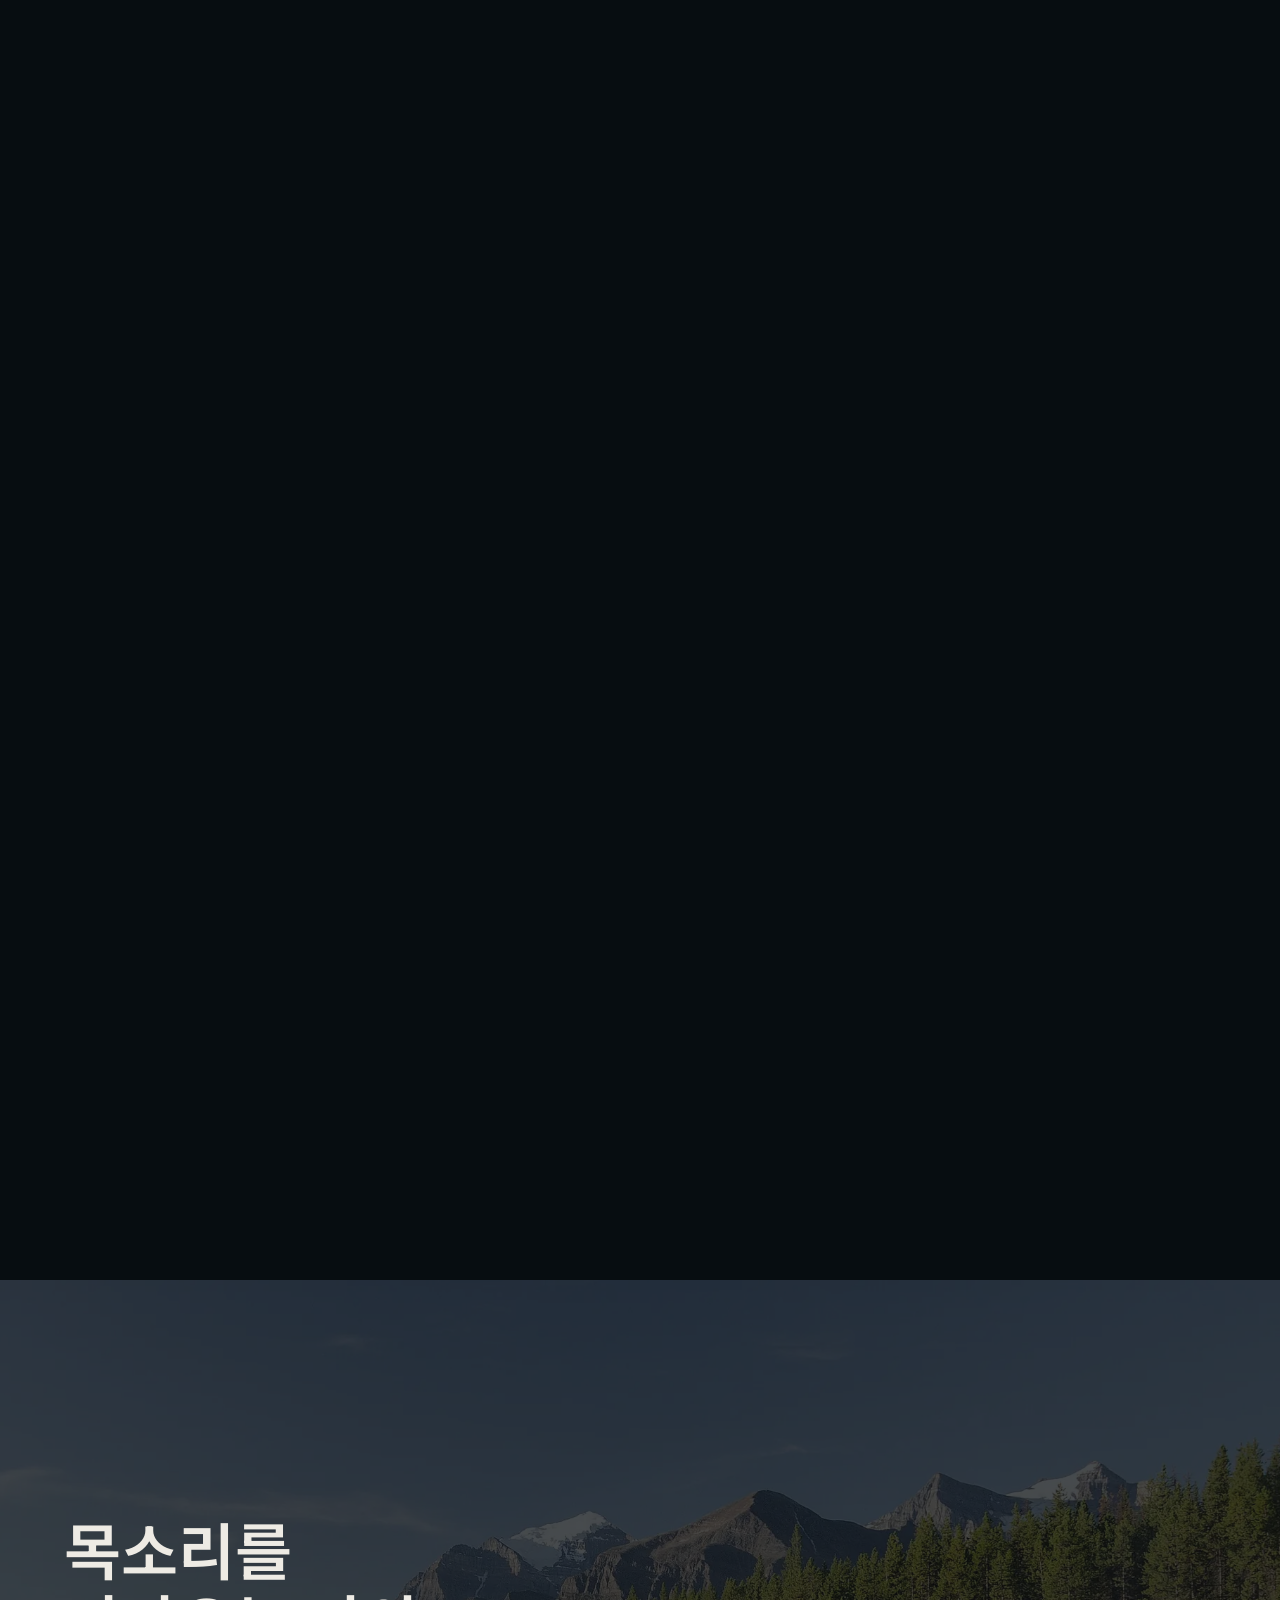
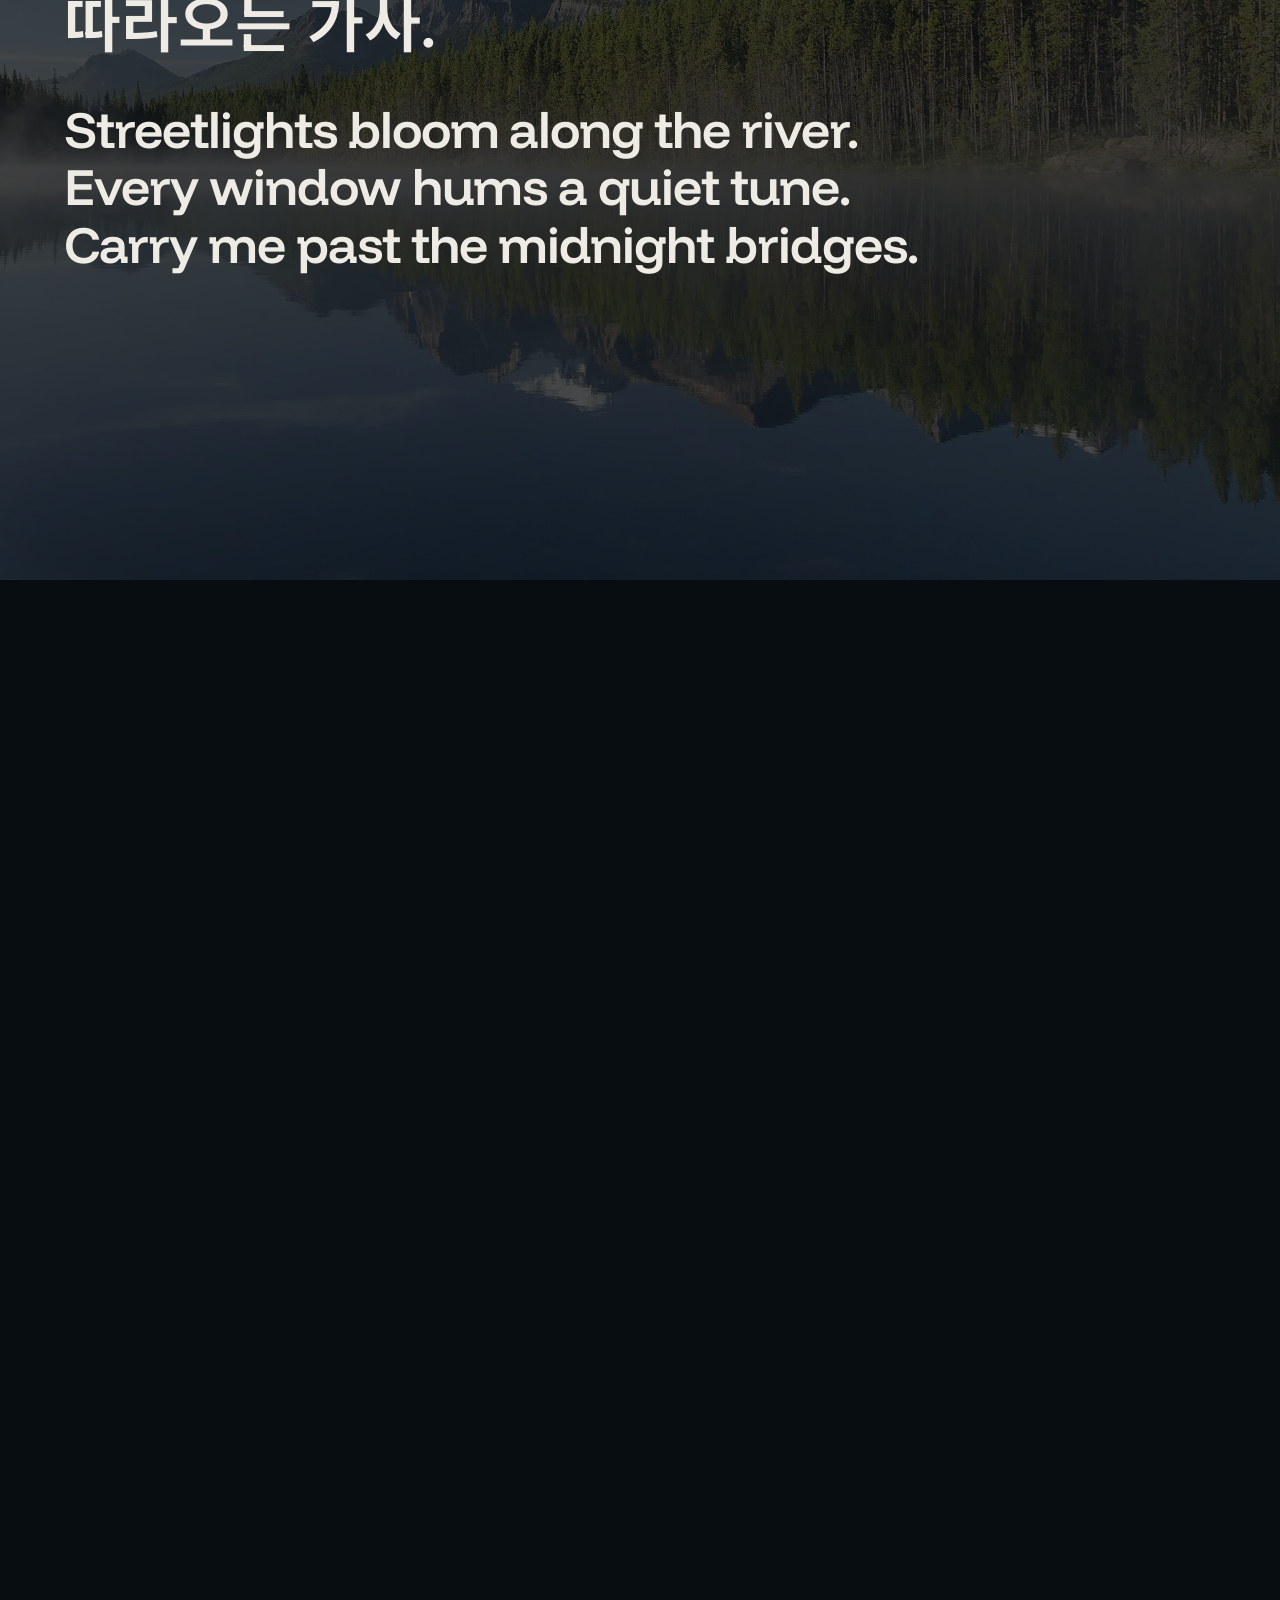
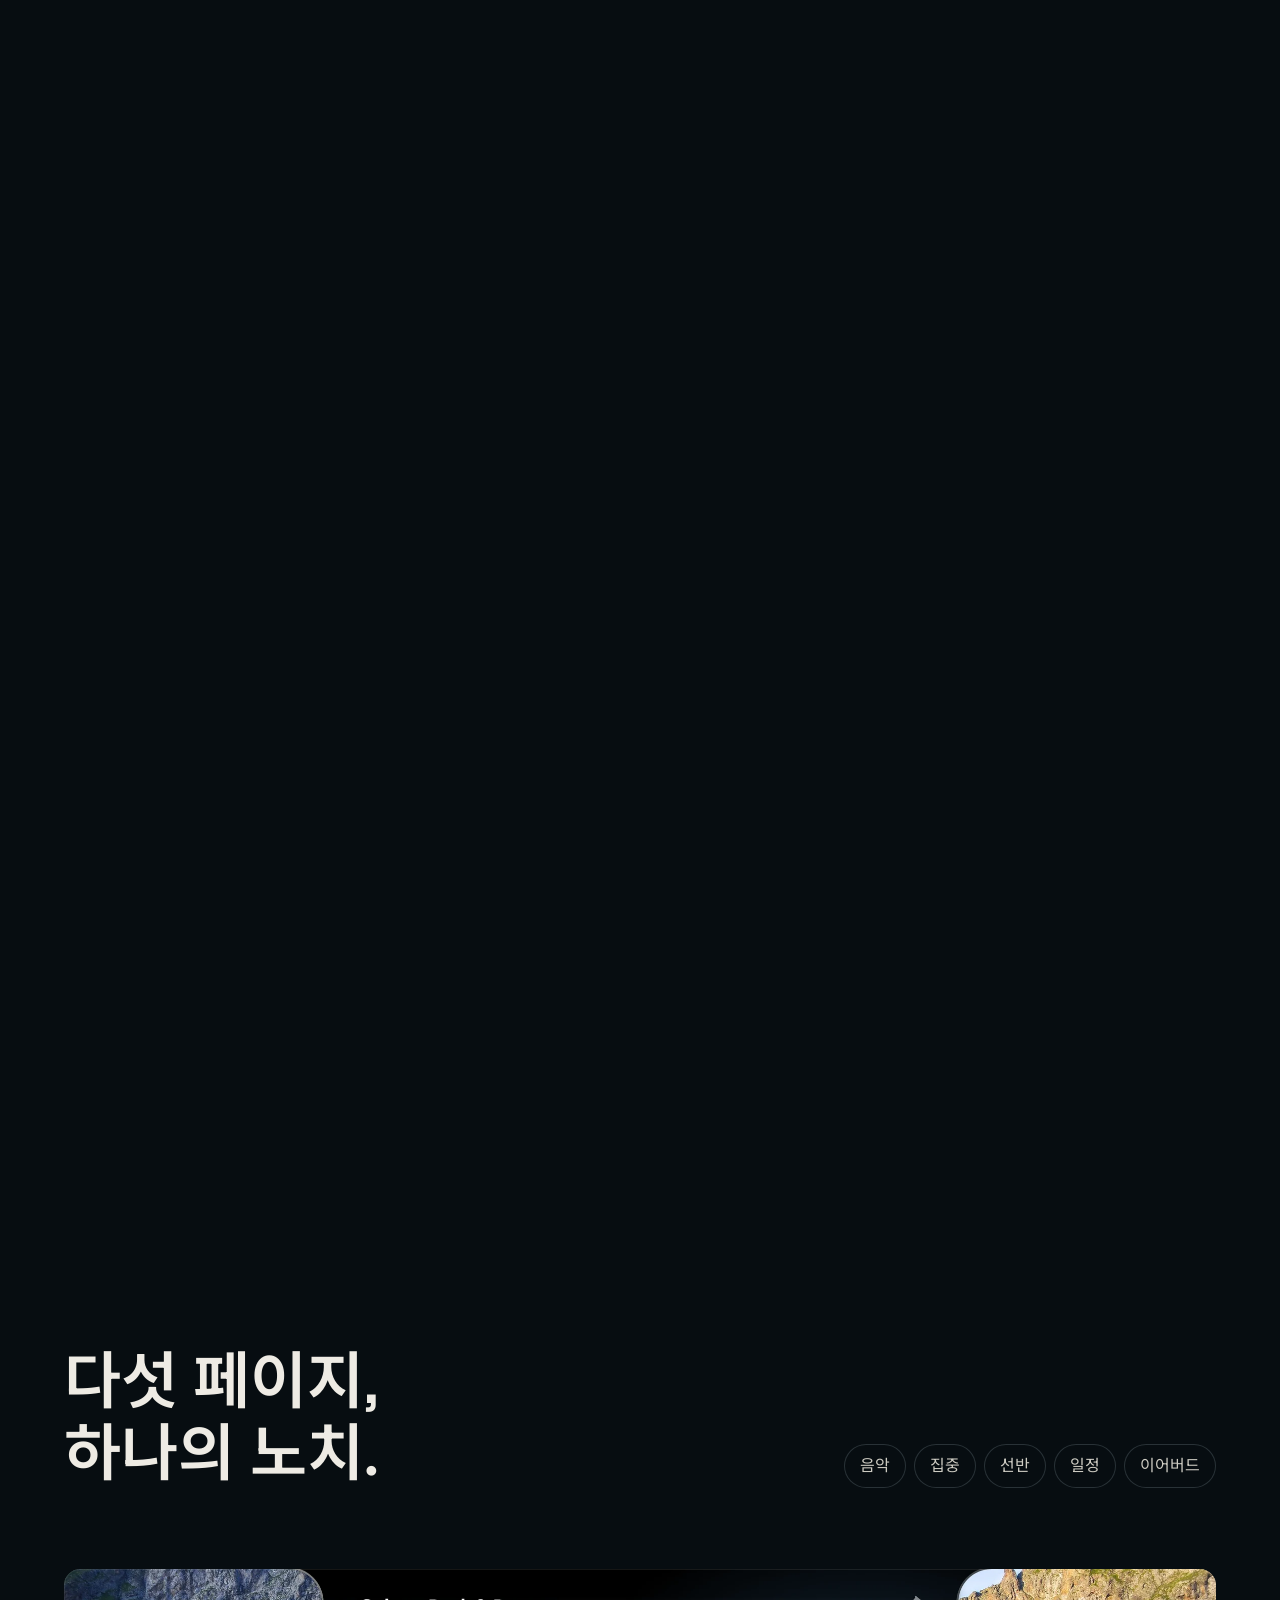
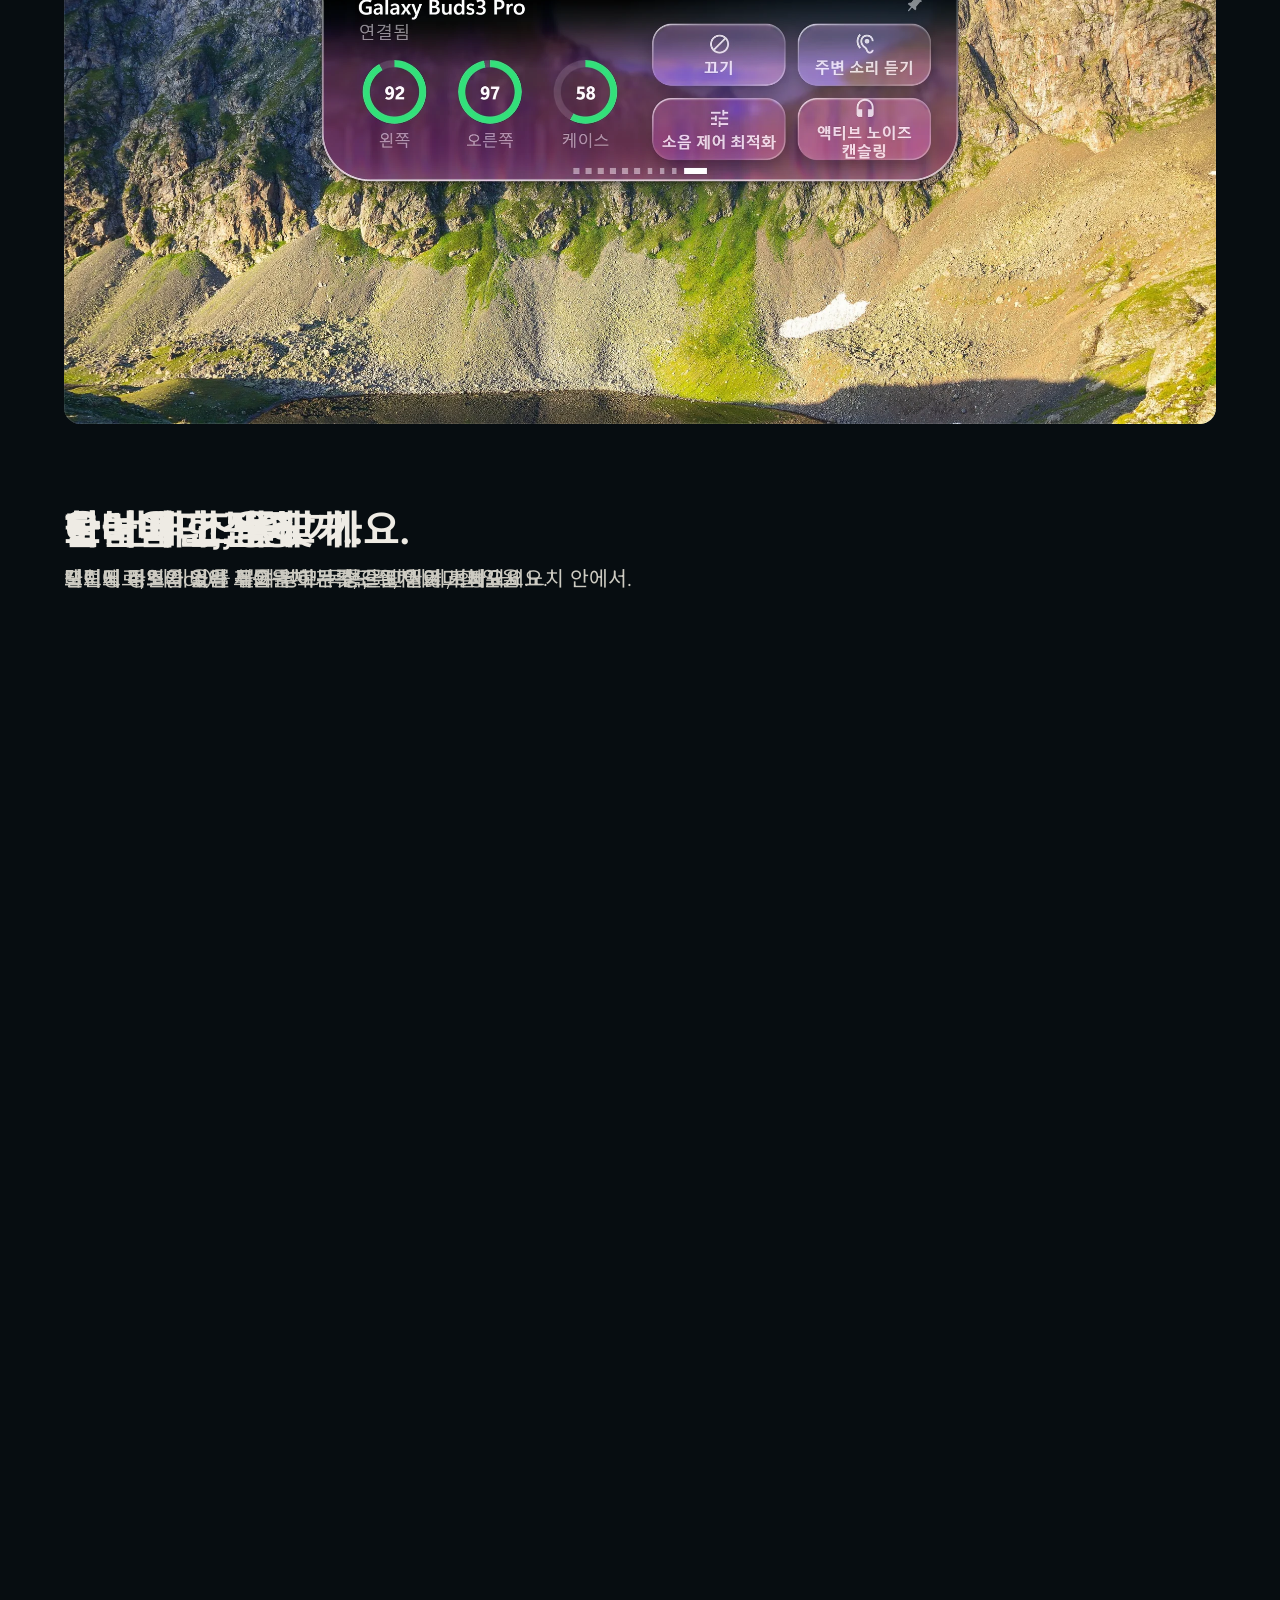
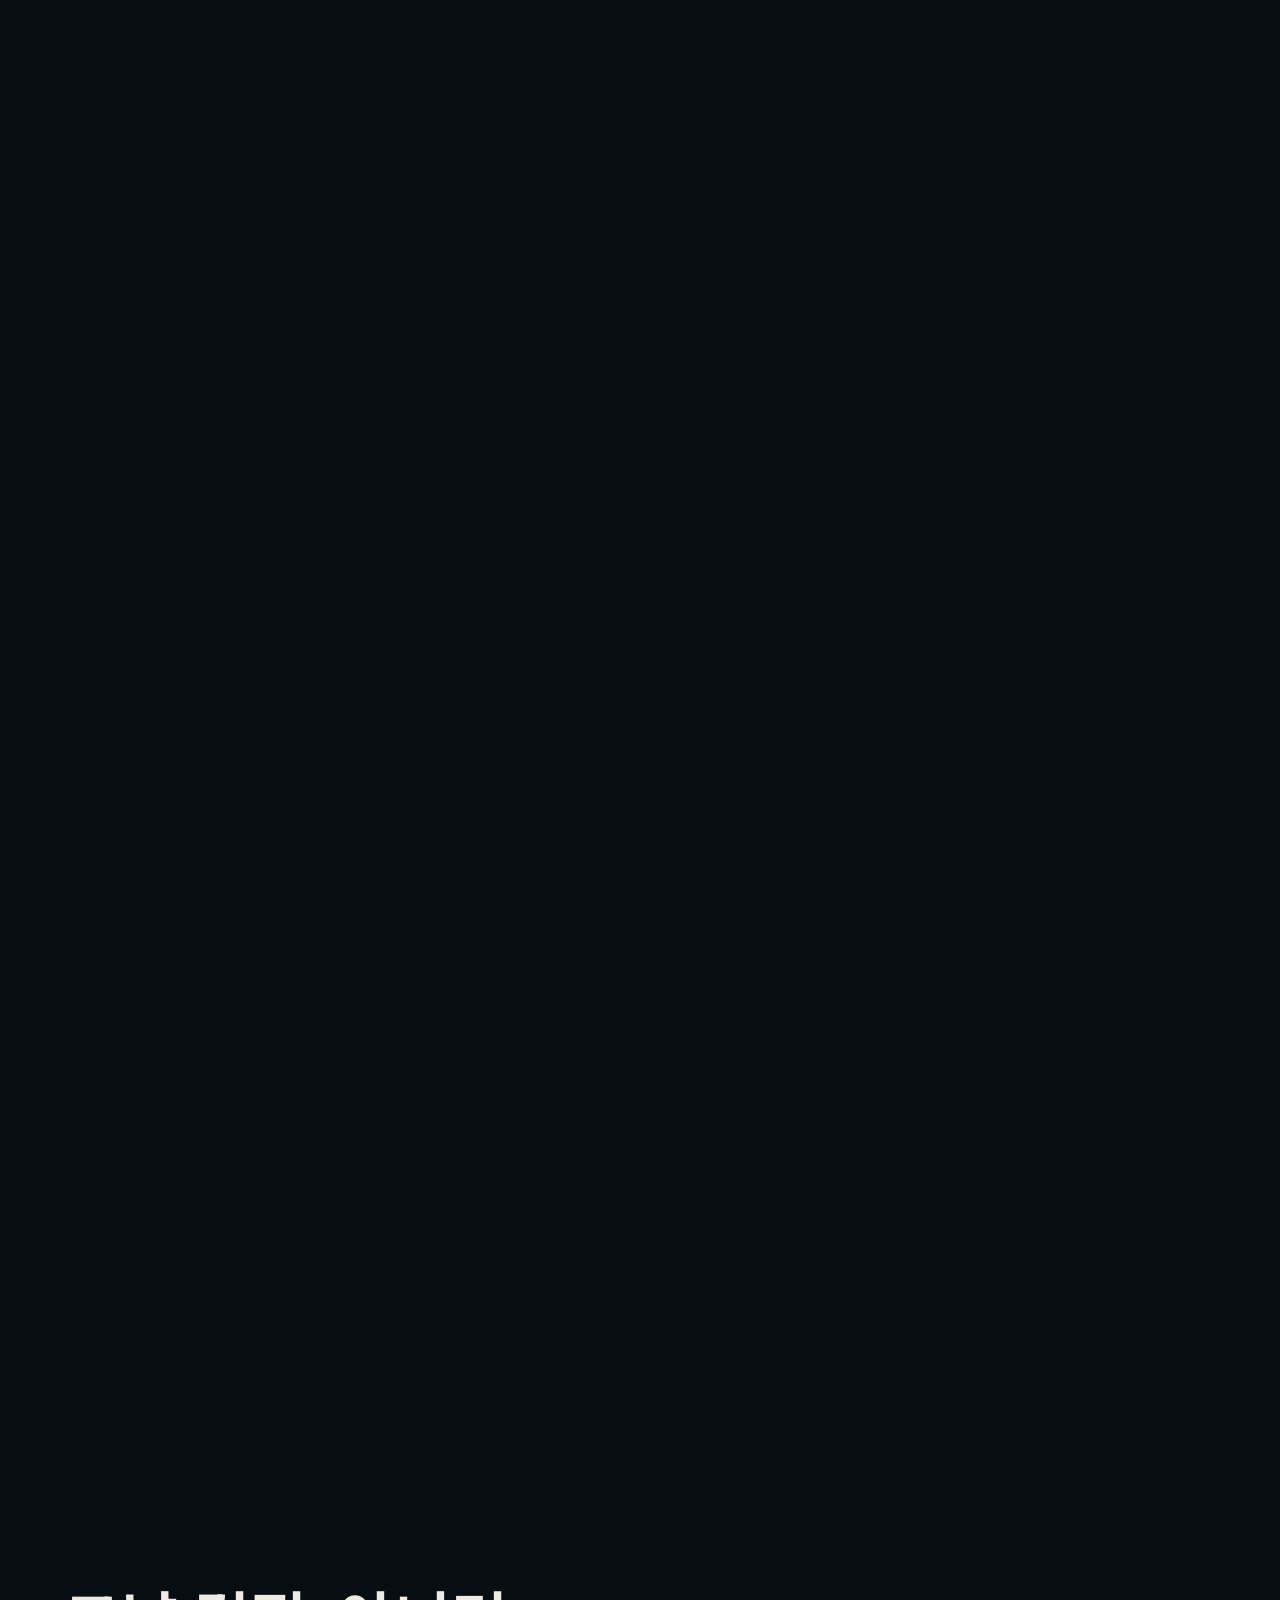
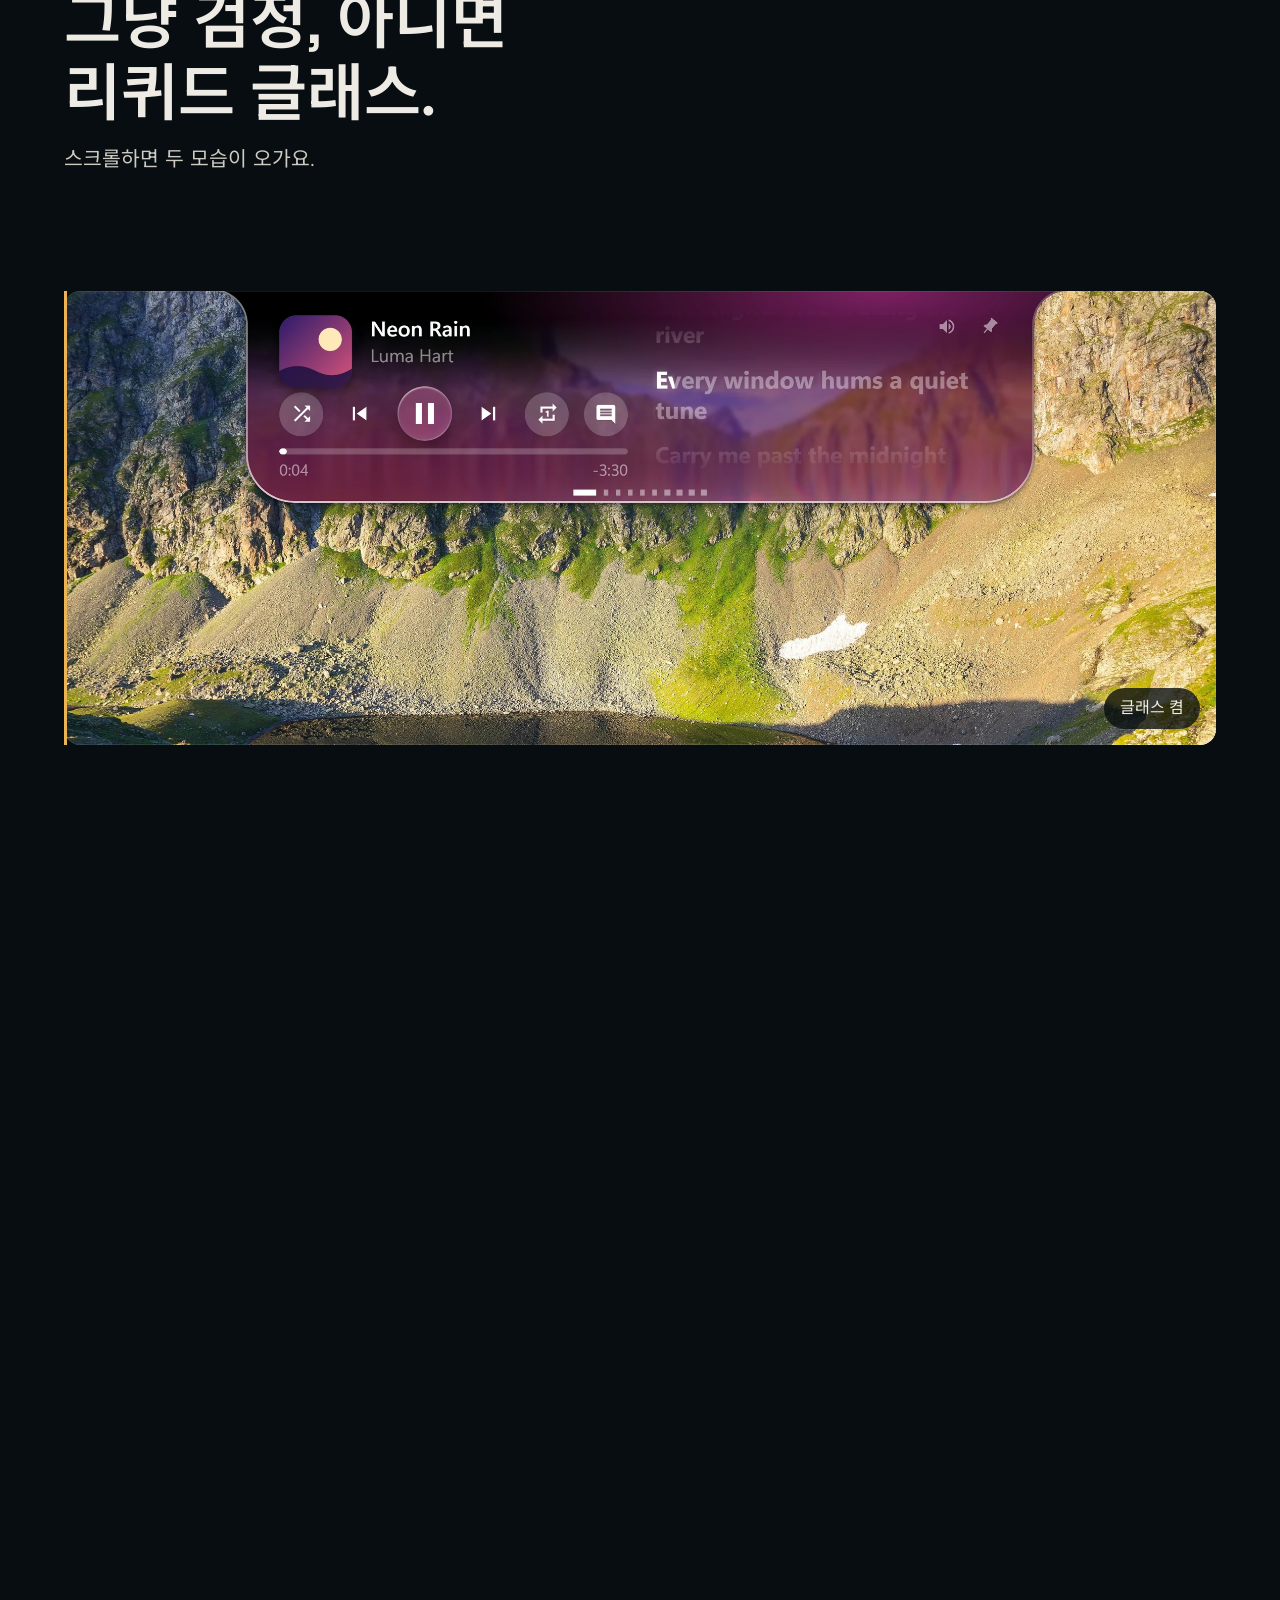
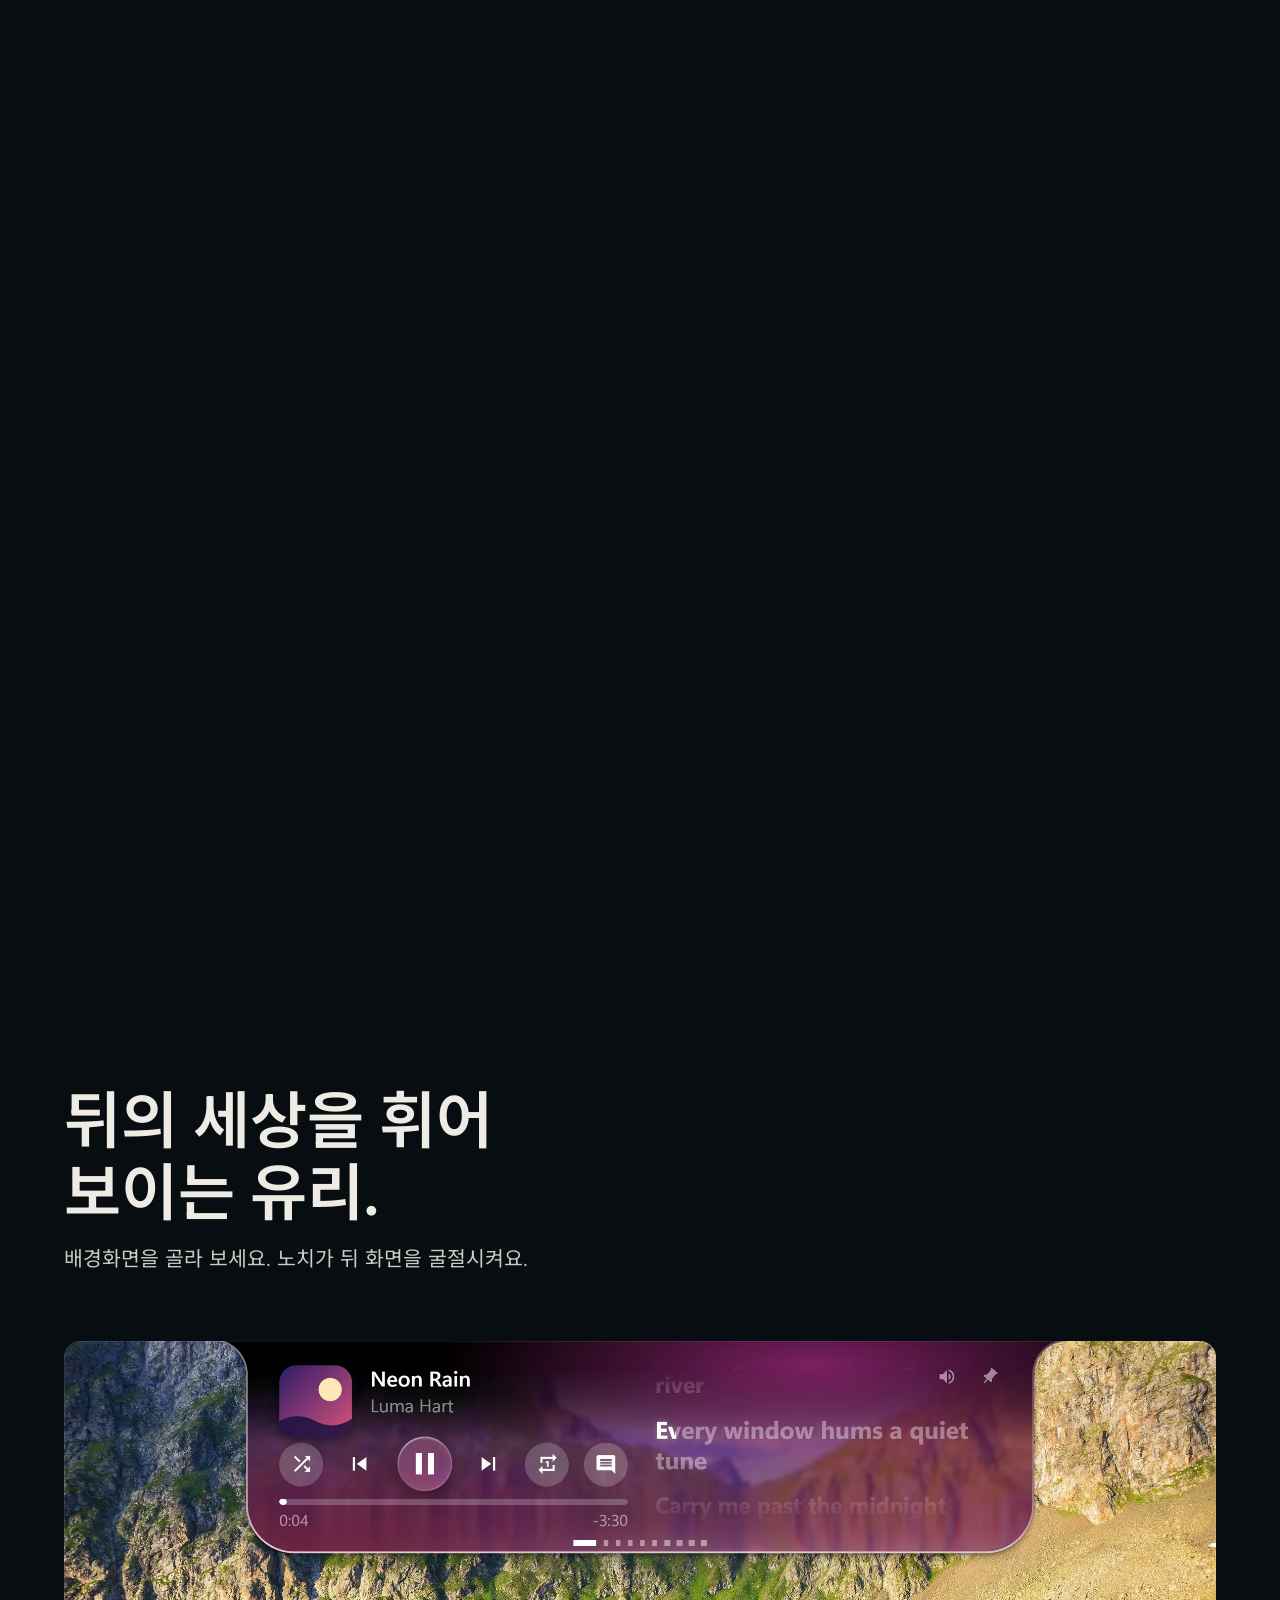
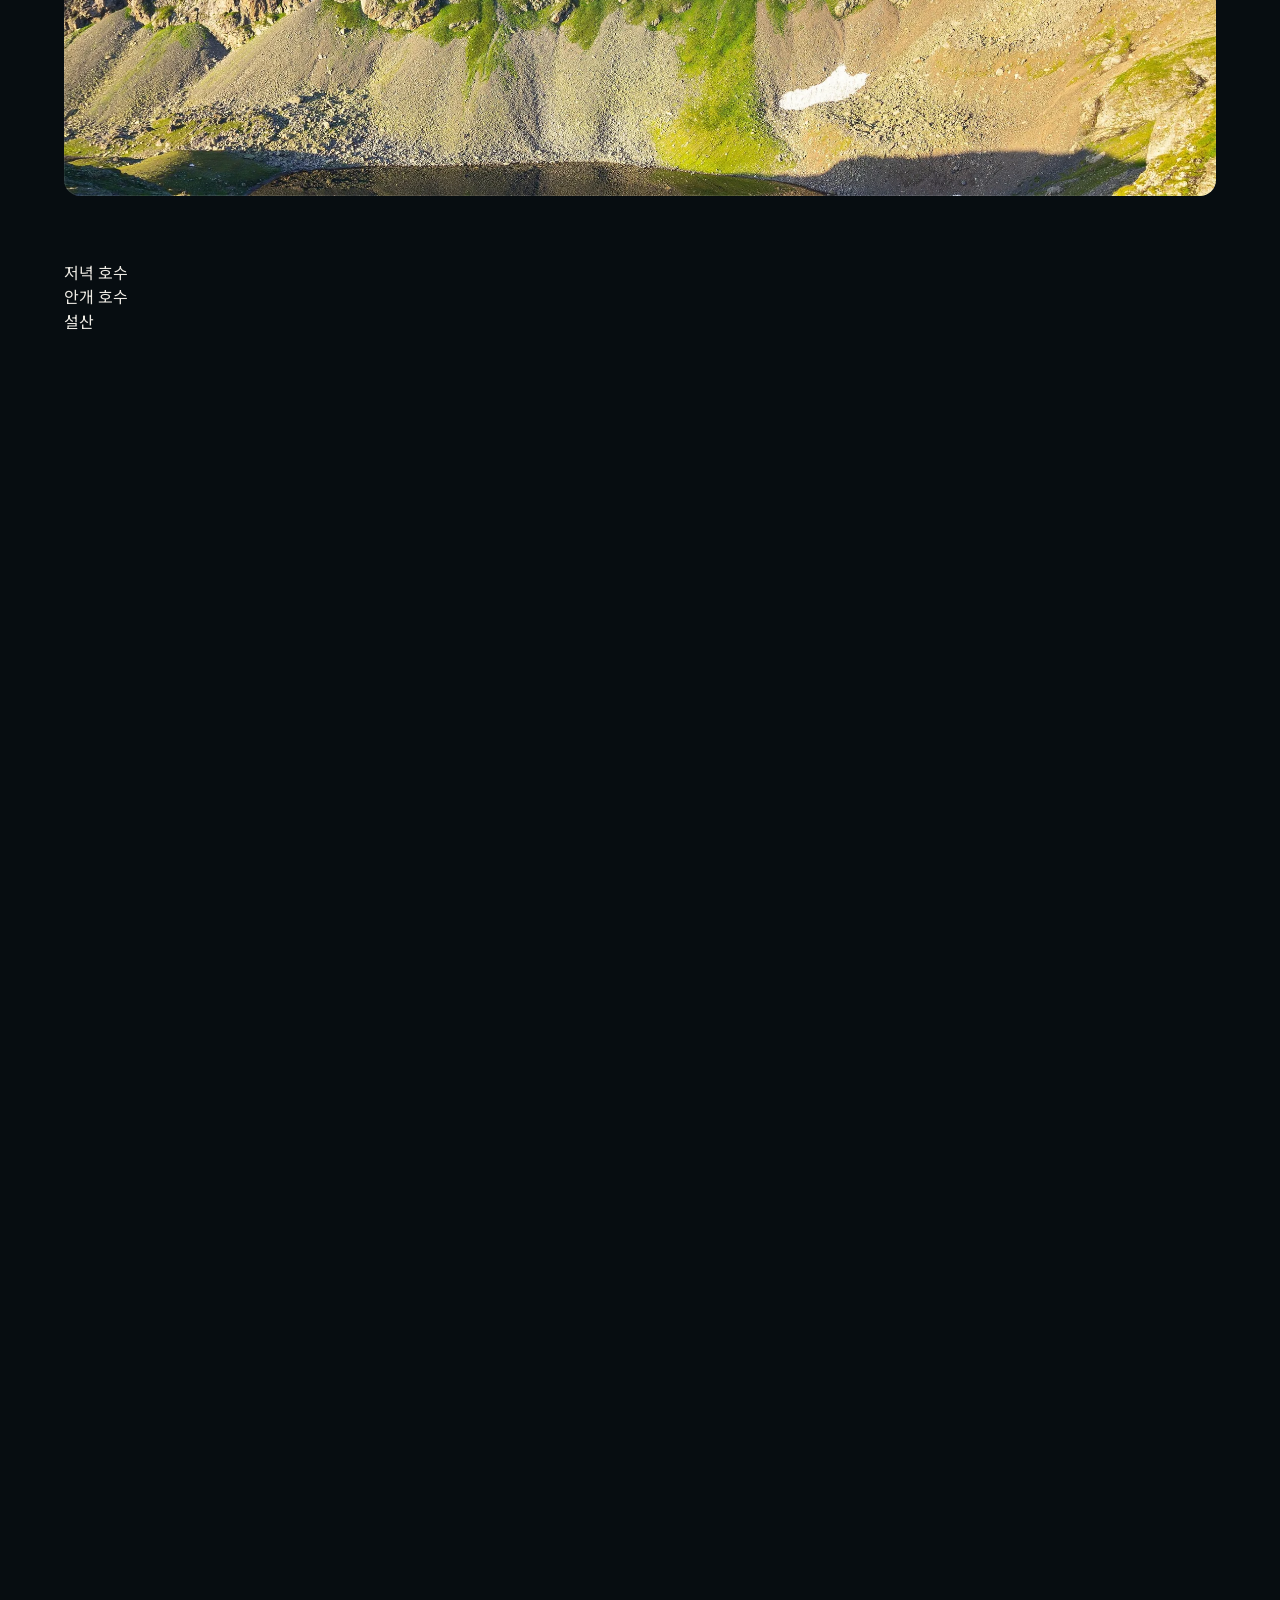
<file: docs/ko/index.html>
<!doctype html>
<html lang="ko">
<head>
<meta charset="utf-8">
<meta name="viewport" content="width=device-width, initial-scale=1">
<title>Dalu: 화면 위쪽이 살아나는 Windows 노치</title>
<meta name="description" content="음악, 싱크 가사, 타이머, 파일, 이어버드 조작이 마우스 한 번에 펼쳐지는 Windows 노치. 무료, 계정 없음.">
<meta name="color-scheme" content="dark">
<link rel="canonical" href="https://flirty-bananamilk.github.io/dalu/ko/">
<meta property="og:type" content="website"><meta property="og:site_name" content="Dalu">
<meta property="og:title" content="Dalu: 화면 위쪽이 살아나는 Windows 노치"><meta property="og:description" content="음악, 싱크 가사, 타이머, 파일, 이어버드 조작이 마우스 한 번에 펼쳐지는 Windows 노치. 무료, 계정 없음.">
<meta property="og:url" content="https://flirty-bananamilk.github.io/dalu/ko/"><meta property="og:image" content="https://flirty-bananamilk.github.io/dalu/assets/music-dusk-ko-1140.webp">
<meta name="twitter:card" content="summary_large_image">
<link rel="alternate" hreflang="ko" href="https://flirty-bananamilk.github.io/dalu/ko/">
<link rel="alternate" hreflang="en" href="https://flirty-bananamilk.github.io/dalu/en/">
<link rel="alternate" hreflang="zh-Hans" href="https://flirty-bananamilk.github.io/dalu/zh/">
<link rel="alternate" hreflang="ja" href="https://flirty-bananamilk.github.io/dalu/ja/">
<link rel="alternate" hreflang="x-default" href="https://flirty-bananamilk.github.io/dalu/en/">
<link rel="icon" href="data:image/svg+xml,%3Csvg xmlns='http://www.w3.org/2000/svg' viewBox='0 0 22 14'%3E%3Cpath d='M0 0h22v6a8 8 0 0 1-8 8H8a8 8 0 0 1-8-8z' fill='%23f1e7d4'/%3E%3C/svg%3E">
<link rel="preconnect" href="https://fonts.googleapis.com"><link rel="preconnect" href="https://fonts.gstatic.com" crossorigin>
<link rel="stylesheet" href="https://fonts.googleapis.com/css2?family=Funnel+Display:wght@600&family=Albert+Sans:wght@400;600&family=Noto+Sans+KR:wght@400;600&display=swap">
<link rel="preload" as="image" href="../assets/wp-dusk.webp" fetchpriority="high">
<link rel="stylesheet" href="../assets/site.css">
<script src="../assets/site.js" defer></script>
</head>
<body>
<a class="skip" href="#main">본문으로 건너뛰기</a>
<header class="nav">
  <nav class="container nav__row" aria-label="Dalu">
    <div class="chip-bar"><a class="wordmark" href="./" aria-label="Dalu"><svg width="22" height="14" viewBox="0 0 22 14" aria-hidden="true" focusable="false"><path d="M0 0h22v6a8 8 0 0 1-8 8H8a8 8 0 0 1-8-8z" fill="currentColor"/></svg><span>Dalu</span></a></div>
    <div class="chip-bar"><ul class="langs" aria-label="언어"><li><a href="../ko/" hreflang="ko" lang="ko" aria-current="page">한국어</a></li><li><a href="../en/" hreflang="en" lang="en">English</a></li><li><a href="../zh/" hreflang="zh-Hans" lang="zh-Hans">简体中文</a></li><li><a href="../ja/" hreflang="ja" lang="ja">日本語</a></li></ul><a class="btn btn--primary" href="https://flirty-bananamilk.itch.io/dalu">Windows용 다운로드</a></div>
  </nav>
</header>
<main id="main">
  <section class="track hero" aria-labelledby="hero-h">
    <div class="stage">
      <img class="bg" src="../assets/wp-dusk.webp" width="1920" height="1276" alt="" fetchpriority="high">
      <div class="scrim scrim--bottom"></div><div class="scrim scrim--top"></div>
      <div class="seq"><img class="seq__still" src="../assets/seq/hero-43.webp" width="1800" height="720" alt="산 풍경 배경화면 위에서 펼쳐지는 Dalu 노치, 단어 단위로 싱크되는 가사가 있는 음악 플레이어" fetchpriority="low"><img class="seq__first" src="../assets/seq/hero-00.webp" width="1800" height="720" alt="산 풍경 배경화면 위에서 펼쳐지는 Dalu 노치, 단어 단위로 싱크되는 가사가 있는 음악 플레이어"><canvas data-seq="hero" data-n="44" data-from="0.03" data-to="0.52" data-src="../assets/seq" width="1800" height="720" role="img" aria-label="산 풍경 배경화면 위에서 펼쳐지는 Dalu 노치, 단어 단위로 싱크되는 가사가 있는 음악 플레이어" hidden></canvas></div>
      <div class="container hero__a"><h1 id="hero-h">화면 위쪽이, 드디어 살아났어요.</h1><div class="hero__side"><p class="lead">Windows를 위한 노치, Dalu. 마우스를 올리면 음악과 가사, 타이머가 펼쳐져요.</p><div class="actions"><a class="btn btn--primary" href="https://flirty-bananamilk.itch.io/dalu">Windows용 다운로드</a><a class="btn btn--secondary" href="https://github.com/Flirty-BananaMilk/dalu">소스 보기</a></div></div></div>
      <div class="container hero__b" aria-hidden="true"><p class="big">올리면, 펼쳐져요.</p></div>
    </div>
  </section>

  <section class="track lyrics" aria-labelledby="lyr-h">
    <div class="stage">
      <img class="bg" src="../assets/wp-mist.webp" width="1920" height="1280" alt="" loading="lazy" decoding="async">
      <div class="scrim scrim--all"></div>
      <div class="container lyrics__in"><h2 id="lyr-h">목소리를 따라오는 가사.</h2><p class="words" lang="en"><span>Streetlights</span> <span>bloom</span> <span>along</span> <span>the</span> <span>river.</span><br><span>Every</span> <span>window</span> <span>hums</span> <span>a</span> <span>quiet</span> <span>tune.</span><br><span>Carry</span> <span>me</span> <span>past</span> <span>the</span> <span>midnight</span> <span>bridges.</span></p><p class="lyrics__cap">타이밍 정보가 있는 곡이라면, 단어 하나하나까지.</p></div>
    </div>
  </section>

  <section class="track chapter" aria-labelledby="ch-h">
    <div class="stage container">
      <div class="chapter__head"><h2 id="ch-h">다섯 페이지, 하나의 노치.</h2><ul class="rail" aria-label="페이지 바로가기"><li><a href="#pg-music" data-i="0">음악</a></li><li><a href="#pg-pomo" data-i="1">집중</a></li><li><a href="#pg-shelf" data-i="2">선반</a></li><li><a href="#pg-agenda" data-i="3">일정</a></li><li><a href="#pg-buds" data-i="4">이어버드</a></li></ul></div>
      <ol class="pages">
<li class="pg" id="pg-music"><figure class="shot"><img src="../assets/music-dusk-ko-1140.webp" srcset="../assets/music-dusk-ko-1140.webp 1140w, ../assets/music-dusk-ko-2280.webp 2280w, ../assets/music-dusk-ko-3040.webp 3040w" sizes="(min-width: 60rem) 1312px, 100vw" width="2280" height="900" alt="음악 페이지: 앨범 그림, 재생 버튼, 단어 단위로 싱크되는 가사" loading="lazy" decoding="async"></figure><div class="pg__text"><h3>단어마다, 딱 맞게.</h3><p>타이밍 정보가 있는 곡은 부르는 순간 단어가 켜져요.</p></div></li>
<li class="pg" id="pg-pomo"><figure class="shot"><img src="../assets/pomo-dusk-ko-1140.webp" srcset="../assets/pomo-dusk-ko-1140.webp 1140w, ../assets/pomo-dusk-ko-2280.webp 2280w, ../assets/pomo-dusk-ko-3040.webp 3040w" sizes="(min-width: 60rem) 1312px, 100vw" width="2280" height="900" alt="집중 페이지: 진행 중인 포모도로" loading="lazy" decoding="async"></figure><div class="pg__text"><h3>하나에만 집중.</h3><p>포모도로, 타이머와 스톱워치 기록, 물 마시기, 할 일을 노치 안에서.</p></div></li>
<li class="pg" id="pg-shelf"><figure class="shot"><img src="../assets/shelf-dusk-ko-1140.webp" srcset="../assets/shelf-dusk-ko-1140.webp 1140w, ../assets/shelf-dusk-ko-2280.webp 2280w, ../assets/shelf-dusk-ko-3040.webp 3040w" sizes="(min-width: 60rem) 1312px, 100vw" width="2280" height="900" alt="선반 페이지: 노치에 올려 둔 파일 세 개" loading="lazy" decoding="async"></figure><div class="pg__text"><h3>올려 두고, 들고 가요.</h3><p>노치에 파일을 올려 두고 원하는 창으로 끌어다 놓으세요.</p></div></li>
<li class="pg" id="pg-agenda"><figure class="shot"><img src="../assets/agenda-dusk-ko-1140.webp" srcset="../assets/agenda-dusk-ko-1140.webp 1140w, ../assets/agenda-dusk-ko-2280.webp 2280w, ../assets/agenda-dusk-ko-3040.webp 3040w" sizes="(min-width: 60rem) 1312px, 100vw" width="2280" height="900" alt="일정 페이지: 월 보기 달력과 오늘의 일정" loading="lazy" decoding="async"></figure><div class="pg__text"><h3>오늘을 한눈에.</h3><p>캘린더 주소(.ics)를 붙여 넣고 목록, 주, 월로 보세요.</p></div></li>
<li class="pg" id="pg-buds"><figure class="shot"><img src="../assets/buds-dusk-ko-1140.webp" srcset="../assets/buds-dusk-ko-1140.webp 1140w, ../assets/buds-dusk-ko-2280.webp 2280w, ../assets/buds-dusk-ko-3040.webp 3040w" sizes="(min-width: 60rem) 1312px, 100vw" width="2280" height="900" alt="이어버드 페이지: 배터리와 소음 제어 모드" loading="lazy" decoding="async"></figure><div class="pg__text"><h3>한 번에 조용하게.</h3><p>갤럭시 버즈의 소음 제어를 아무것도 열지 않고 바꿔요.</p></div></li>
      </ol>
    </div>
  </section>

  <section class="track compare" aria-labelledby="cp-h">
    <div class="stage container">
      <div class="compare__head"><h2 id="cp-h">그냥 검정, 아니면 리퀴드 글래스.</h2><p class="lead">스크롤하면 두 모습이 오가요.</p></div>
      <div class="wipe">
        <figure class="shot wipe__a"><img src="../assets/glassoff-dusk-en-1140.webp" srcset="../assets/glassoff-dusk-en-1140.webp 1140w, ../assets/glassoff-dusk-en-2280.webp 2280w, ../assets/glassoff-dusk-en-3040.webp 3040w" sizes="(min-width: 60rem) 1312px, 100vw" width="2280" height="900" alt="배경화면 위의 검은 노치, 뒤가 비치지 않는다" loading="lazy" decoding="async"><figcaption>글래스 끔</figcaption></figure>
        <figure class="shot wipe__b"><img src="../assets/music-dusk-en-1140.webp" srcset="../assets/music-dusk-en-1140.webp 1140w, ../assets/music-dusk-en-2280.webp 2280w, ../assets/music-dusk-en-3040.webp 3040w" sizes="(min-width: 60rem) 1312px, 100vw" width="2280" height="900" alt="같은 노치를 리퀴드 글래스로 켠 모습, 뒤쪽 풍경을 굴절시킨다" loading="lazy" decoding="async"><figcaption>글래스 켬</figcaption></figure>
        <span class="wipe__bar" aria-hidden="true"></span>
      </div>
    </div>
  </section>

  <section class="track glass" aria-labelledby="gl-h">
    <div class="stage container">
      <div class="glass__head"><h2 id="gl-h">뒤의 세상을 휘어 보이는 유리.</h2><p class="lead">배경화면을 골라 보세요. 노치가 뒤 화면을 굴절시켜요.</p><fieldset><legend>배경화면</legend><label class="chip"><input type="radio" name="wp" id="wp-a" value="a" checked>저녁 호수</label><label class="chip"><input type="radio" name="wp" id="wp-b" value="b">안개 호수</label><label class="chip"><input type="radio" name="wp" id="wp-c" value="c">설산</label></fieldset></div>
      <figure class="shot glass__stack"><img src="../assets/music-dusk-ko-1140.webp" srcset="../assets/music-dusk-ko-1140.webp 1140w, ../assets/music-dusk-ko-2280.webp 2280w, ../assets/music-dusk-ko-3040.webp 3040w" sizes="(min-width: 60rem) 1312px, 100vw" width="2280" height="900" alt="배경화면 위의 노치. 유리가 뒤쪽 풍경을 굴절시켜 비춘다" loading="lazy" decoding="async" data-wp="a"><img src="../assets/music-mist-ko-1140.webp" srcset="../assets/music-mist-ko-1140.webp 1140w, ../assets/music-mist-ko-2280.webp 2280w, ../assets/music-mist-ko-3040.webp 3040w" sizes="(min-width: 60rem) 1312px, 100vw" width="2280" height="900" alt="" loading="lazy" decoding="async" data-wp="b"><img src="../assets/music-peak-ko-1140.webp" srcset="../assets/music-peak-ko-1140.webp 1140w, ../assets/music-peak-ko-2280.webp 2280w, ../assets/music-peak-ko-3040.webp 3040w" sizes="(min-width: 60rem) 1312px, 100vw" width="2280" height="900" alt="" loading="lazy" decoding="async" data-wp="c"></figure>
      <div class="glass__names" aria-hidden="true"><p>저녁 호수</p><p>안개 호수</p><p>설산</p></div>
    </div>
  </section>

  <section class="track dock" aria-labelledby="dk-h">
    <div class="stage">
      <img class="bg" src="../assets/wp-peak.webp" width="1920" height="1353" alt="" loading="lazy" decoding="async">
      <div class="scrim scrim--bottom"></div>
      <div class="seq"><img class="seq__still" src="../assets/seq/dock-33.webp" width="1800" height="720" alt="페이지 점이 탭 아이콘으로 바뀐 노치" fetchpriority="low"><img class="seq__first" src="../assets/seq/dock-00.webp" width="1800" height="720" alt="페이지 점이 탭 아이콘으로 바뀐 노치"><canvas data-seq="dock" data-n="34" data-from="0.06" data-to="0.5" data-src="../assets/seq" width="1800" height="720" role="img" aria-label="페이지 점이 탭 아이콘으로 바뀐 노치" hidden></canvas></div>
      <div class="container dock__a"><h2 id="dk-h">점에 올리면, 탭이 보여요.</h2><p class="lead">작은 점에 올리면 탭 아이콘으로 바뀌어요. 아이콘마다 무엇인지 알려 드릴게요.</p></div>
      <div class="container dock__b"><div class="legendbox"><p class="legend__t">탭 아이콘</p><ul class="legend" role="list"><li><span class="legend__ic"><svg viewBox="0 0 24 24" width="22" height="22" fill="none" stroke="currentColor" stroke-width="1.8" stroke-linecap="round" stroke-linejoin="round" aria-hidden="true" focusable="false"><path d="M9 18V6l10-2v12"/><circle cx="7" cy="18" r="2.2"/><circle cx="17" cy="16" r="2.2"/></svg></span><span class="legend__tx"><b>음악</b><small>곡 정보, 재생, 가사</small></span></li><li><span class="legend__ic"><svg viewBox="0 0 24 24" width="22" height="22" fill="none" stroke="currentColor" stroke-width="1.8" stroke-linecap="round" stroke-linejoin="round" aria-hidden="true" focusable="false"><circle cx="12" cy="12" r="8"/><circle cx="12" cy="12" r="4"/><path d="M12 12h.01"/></svg></span><span class="legend__tx"><b>집중</b><small>포모도로</small></span></li><li><span class="legend__ic"><svg viewBox="0 0 24 24" width="22" height="22" fill="none" stroke="currentColor" stroke-width="1.8" stroke-linecap="round" stroke-linejoin="round" aria-hidden="true" focusable="false"><circle cx="12" cy="13.5" r="7.5"/><path d="M12 9.5v4l2.5 2M9.5 3h5"/></svg></span><span class="legend__tx"><b>타이머</b><small>타이머, 스톱워치와 구간 기록</small></span></li><li><span class="legend__ic"><svg viewBox="0 0 24 24" width="22" height="22" fill="none" stroke="currentColor" stroke-width="1.8" stroke-linecap="round" stroke-linejoin="round" aria-hidden="true" focusable="false"><path d="M12 3.5c3.5 4 6 7 6 10a6 6 0 0 1-12 0c0-3 2.5-6 6-10z"/></svg></span><span class="legend__tx"><b>물</b><small>물 마실 시간 알림</small></span></li><li><span class="legend__ic"><svg viewBox="0 0 24 24" width="22" height="22" fill="none" stroke="currentColor" stroke-width="1.8" stroke-linecap="round" stroke-linejoin="round" aria-hidden="true" focusable="false"><path d="M3.5 7.5a2 2 0 0 1 2-2h4l2 2.5h7a2 2 0 0 1 2 2V17a2 2 0 0 1-2 2h-13a2 2 0 0 1-2-2z"/></svg></span><span class="legend__tx"><b>선반</b><small>파일을 잠깐 올려 두기</small></span></li><li><span class="legend__ic"><svg viewBox="0 0 24 24" width="22" height="22" fill="none" stroke="currentColor" stroke-width="1.8" stroke-linecap="round" stroke-linejoin="round" aria-hidden="true" focusable="false"><path d="M5 7l1.5 1.5L9 6M5 14l1.5 1.5L9 13M12 7.5h7M12 14.5h7"/></svg></span><span class="legend__tx"><b>할 일</b><small>시각을 정해 알려 줘요</small></span></li><li><span class="legend__ic"><svg viewBox="0 0 24 24" width="22" height="22" fill="none" stroke="currentColor" stroke-width="1.8" stroke-linecap="round" stroke-linejoin="round" aria-hidden="true" focusable="false"><rect x="4" y="5.5" width="16" height="14.5" rx="2"/><path d="M4 10h16M8.5 3.5v4M15.5 3.5v4"/></svg></span><span class="legend__tx"><b>일정</b><small>목록, 주, 월 보기</small></span></li><li><span class="legend__ic"><svg viewBox="0 0 24 24" width="22" height="22" fill="none" stroke="currentColor" stroke-width="1.8" stroke-linecap="round" stroke-linejoin="round" aria-hidden="true" focusable="false"><path d="M6 18L18 6M9.5 6H18v8.5"/></svg></span><span class="legend__tx"><b>바로가기</b><small>자주 쓰는 앱과 폴더</small></span></li><li><span class="legend__ic"><svg viewBox="0 0 24 24" width="22" height="22" fill="none" stroke="currentColor" stroke-width="1.8" stroke-linecap="round" stroke-linejoin="round" aria-hidden="true" focusable="false"><path d="M9 3v5M15 3v5"/><path d="M6.5 8h11v3a5.5 5.5 0 0 1-11 0z"/><path d="M12 16.5V21"/></svg></span><span class="legend__tx"><b>플러그인</b><small>다른 앱을 노치에서 조작</small></span></li><li><span class="legend__ic"><svg viewBox="0 0 24 24" width="22" height="22" fill="none" stroke="currentColor" stroke-width="1.8" stroke-linecap="round" stroke-linejoin="round" aria-hidden="true" focusable="false"><path d="M4 15v-3a8 8 0 0 1 16 0v3"/><rect x="3" y="14" width="4" height="6" rx="1.5"/><rect x="17" y="14" width="4" height="6" rx="1.5"/></svg></span><span class="legend__tx"><b>이어버드</b><small>배터리와 소음 제어</small></span></li></ul><p class="legend__t">구석의 아이콘</p><ul class="legend legend--2" role="list"><li><span class="legend__ic"><svg viewBox="0 0 24 24" width="22" height="22" fill="none" stroke="currentColor" stroke-width="1.8" stroke-linecap="round" stroke-linejoin="round" aria-hidden="true" focusable="false"><path fill="currentColor" stroke="none" d="M3 9v6h4l5 5V4L7 9H3zm13.5 3A4.5 4.5 0 0 0 14 7.97v8.05c1.48-.73 2.5-2.25 2.5-4.02zM14 3.23v2.06c2.89.86 5 3.54 5 6.71s-2.11 5.85-5 6.71v2.06c4.01-.91 7-4.49 7-8.77s-2.99-7.86-7-8.77z"/></svg></span><span class="legend__tx"><b>음량</b><small>소리 크기와 음소거</small></span></li><li><span class="legend__ic"><svg viewBox="0 0 24 24" width="22" height="22" fill="none" stroke="currentColor" stroke-width="1.8" stroke-linecap="round" stroke-linejoin="round" aria-hidden="true" focusable="false"><path fill="currentColor" stroke="none" d="M16 12V4h1V2H7v2h1v8l-2 2v2h5.2v6h1.6v-6H18v-2l-2-2z"/></svg></span><span class="legend__tx"><b>고정</b><small>눌러 두면 노치가 접히지 않아요</small></span></li></ul></div></div>
    </div>
  </section>

  <section class="container band pos" aria-labelledby="pos-h">
    <div class="pos__head"><h2 id="pos-h">내 자리에, 내 방식으로.</h2><p class="lead">화면 위쪽을 다섯 칸으로 나눠 노치를 옮겨요. 맨 끝에서는 보조 노치가 안쪽에 모여요.</p></div>
    <div class="pos__demo">
      <div class="pos__screen" role="img" aria-label="화면 위쪽을 다섯 칸으로 나눈 그림. 고른 자리로 노치가 움직인다">
        <img src="../assets/wp-dusk.webp" width="1920" height="1276" alt="" loading="lazy" decoding="async">
        <div class="pos__cols" aria-hidden="true"><span>1</span><span>2</span><span>3</span><span>4</span><span>5</span></div>
        <i class="pos__notch" aria-hidden="true"></i><i class="pos__sat pos__sat--a" aria-hidden="true"></i><i class="pos__sat pos__sat--b" aria-hidden="true"></i>
        <p class="pos__game" aria-hidden="true">게임 실행 중</p>
      </div>
      <div class="pos__ctl">
        <fieldset><legend>노치 위치</legend><label class="chip"><input type="radio" name="pos" id="pos-m2" value="m2">맨 왼쪽</label><label class="chip"><input type="radio" name="pos" id="pos-m1" value="m1">왼쪽</label><label class="chip"><input type="radio" name="pos" id="pos-c0" value="c0" checked>가운데</label><label class="chip"><input type="radio" name="pos" id="pos-p1" value="p1">오른쪽</label><label class="chip"><input type="radio" name="pos" id="pos-p2" value="p2">맨 오른쪽</label></fieldset>
        <div class="pos__opts">
          <div class="pos__opt"><label class="chip"><input type="checkbox" id="pos-slim">슬림</label><p>접으면 가는 선만 남고, 올리면 펼쳐져요.</p></div>
          <div class="pos__opt"><label class="chip"><input type="checkbox" id="pos-game">게임 중</label><p>DirectX·OpenGL·Vulkan 게임이 앞에 있으면 노치가 숨어요.</p></div>
        </div>
      </div>
    </div>
  </section>

  <section class="container band buds" aria-labelledby="bd-h">
    <div class="buds__row"><p class="num-big" aria-hidden="true">9</p><div class="buds__text"><h2 id="bd-h">아홉 밴드, 나만의 소리.</h2><p class="lead">이퀄라이저를 맞추고(슬라이더를 움직이는 대로 바로 들려요), 이어버드 한쪽만 끼고도 소음 제어를 유지해요.</p><p class="note note--fine">Buds3 Pro에서만 확인했어요.</p></div></div>
    <figure class="shot shot--window rise"><img src="../assets/settings-buds_eq-ko-900.webp" srcset="../assets/settings-buds_eq-ko-900.webp 900w, ../assets/settings-buds_eq-ko-1600.webp 1600w, ../assets/settings-buds_eq-ko-2400.webp 2400w" sizes="(min-width: 60rem) 1120px, 100vw" width="1600" height="1092" alt="설정 창의 이어버드 페이지: 9밴드 이퀄라이저" loading="lazy" decoding="async"></figure>
  </section>

  <section class="container band" aria-labelledby="st-h">
    <div class="settings__head"><h2 id="st-h">내 방식대로.</h2><p class="lead">설정 100개 넘게, 4개 언어, 플러그인은 JSON 파일 하나로.</p></div>
    <figure class="shot shot--window rise"><img src="../assets/settings-look-ko-900.webp" srcset="../assets/settings-look-ko-900.webp 900w, ../assets/settings-look-ko-1600.webp 1600w, ../assets/settings-look-ko-2400.webp 2400w" sizes="(min-width: 60rem) 1120px, 100vw" width="1600" height="1092" alt="설정 창의 모양과 동작 페이지" loading="lazy" decoding="async"></figure>
  </section>

  <section class="container get" aria-labelledby="gt-h">
    <div class="get__well rise">
      <div><h2 id="gt-h">Dalu, 무료예요.</h2><p class="lead">Windows 10(2004 이상) 또는 11. 계정도 추적도 없어요.</p><div class="actions" style="margin-top: var(--space-xl)"><a class="btn btn--primary" href="https://flirty-bananamilk.itch.io/dalu">Windows용 다운로드</a><a class="btn btn--secondary" href="https://github.com/Flirty-BananaMilk/dalu">소스 보기</a></div></div>
      <div class="get__side"><dl class="facts"><div><dt>설치</dt><dd>관리자 권한 없이 설치해요.</dd></div><div><dt>확인</dt><dd>다운로드 페이지에 SHA-256 값이 있어요.</dd></div><div><dt>라이선스</dt><dd>소스 공개, 비상업적 이용 가능(PolyForm Noncommercial 1.0.0).</dd></div></dl><p class="note">코드 서명이 없어서 처음에는 Windows SmartScreen이 &quot;알 수 없는 앱&quot;이라고 알릴 수 있어요. 그럴 땐 &#x27;추가 정보&#x27;를 누른 뒤 &#x27;실행&#x27;을 누르면 설치돼요.</p></div>
    </div>
  </section>
</main>
<footer class="container foot">
  <div class="foot__row"><a class="wordmark" href="./" aria-label="Dalu"><svg width="22" height="14" viewBox="0 0 22 14" aria-hidden="true" focusable="false"><path d="M0 0h22v6a8 8 0 0 1-8 8H8a8 8 0 0 1-8-8z" fill="currentColor"/></svg><span>Dalu</span></a><ul><li><a href="https://flirty-bananamilk.itch.io/dalu">itch.io 페이지</a></li><li><a href="https://github.com/Flirty-BananaMilk/dalu">GitHub</a></li><li><a href="https://github.com/Flirty-BananaMilk/dalu/blob/main/LICENSE">라이선스</a></li><li><a href="https://github.com/Flirty-BananaMilk/dalu/blob/main/PRIVACY.md">개인정보</a></li><li><a href="https://github.com/Flirty-BananaMilk/dalu/blob/main/TRADEMARK.md">상표</a></li></ul></div>
  <p data-credits>사진(잘라서 사용): <a href="https://commons.wikimedia.org/wiki/File:Mountain_lake,_Mylgval_mountain_cirque_before_sunset,_Caucasus_Mountains.jpg">Vyacheslav Argenberg</a> (CC BY 4.0), <a href="https://commons.wikimedia.org/wiki/File:Herbert_Lake_beim_Icefields_Parkway.jpg">Florian Fuchs</a> (CC BY 3.0), <a href="https://commons.wikimedia.org/wiki/File:Pumori,_Nepal,_Asia.jpg">Vyacheslav Argenberg</a> (CC BY 4.0), Wikimedia Commons.</p>
  <p>Apple, Cider, Spotify, Samsung, Discord, Microsoft와 관련이 없어요.</p>
</footer>
</body>
</html>
</file>
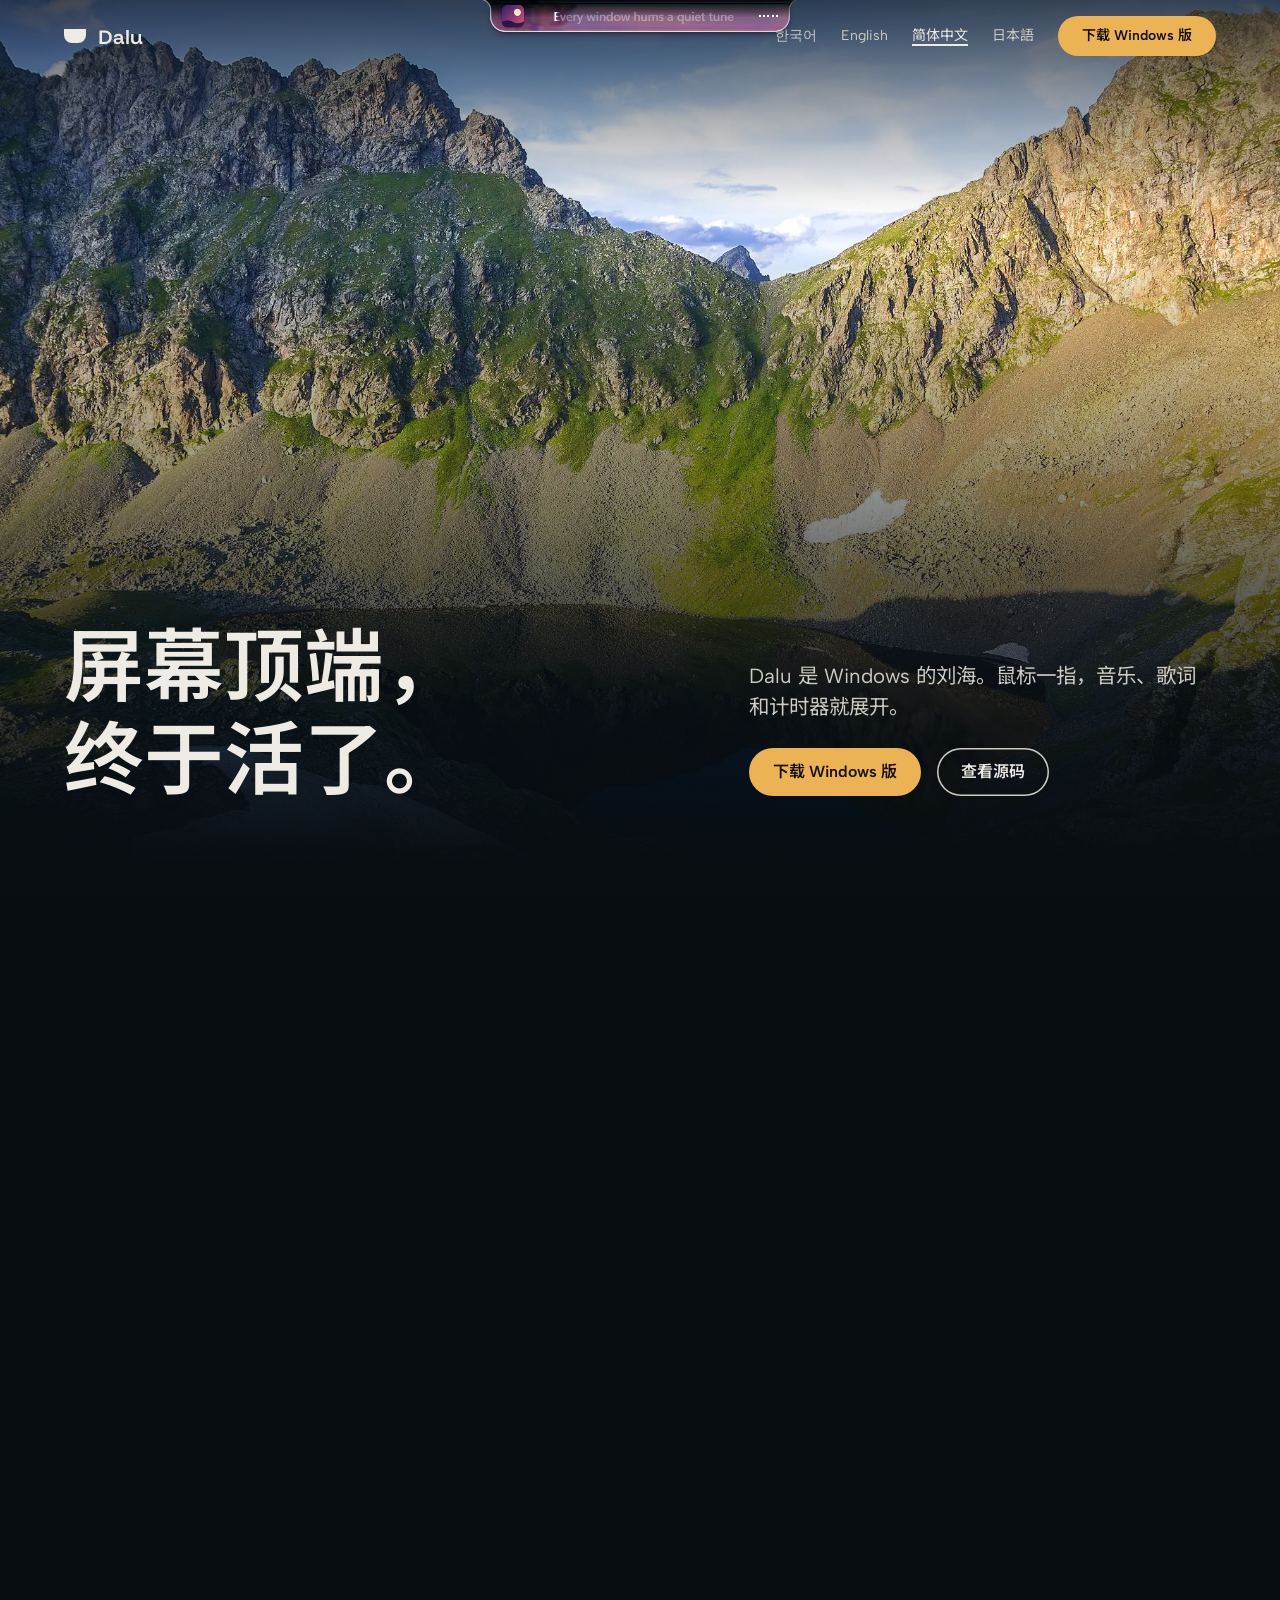
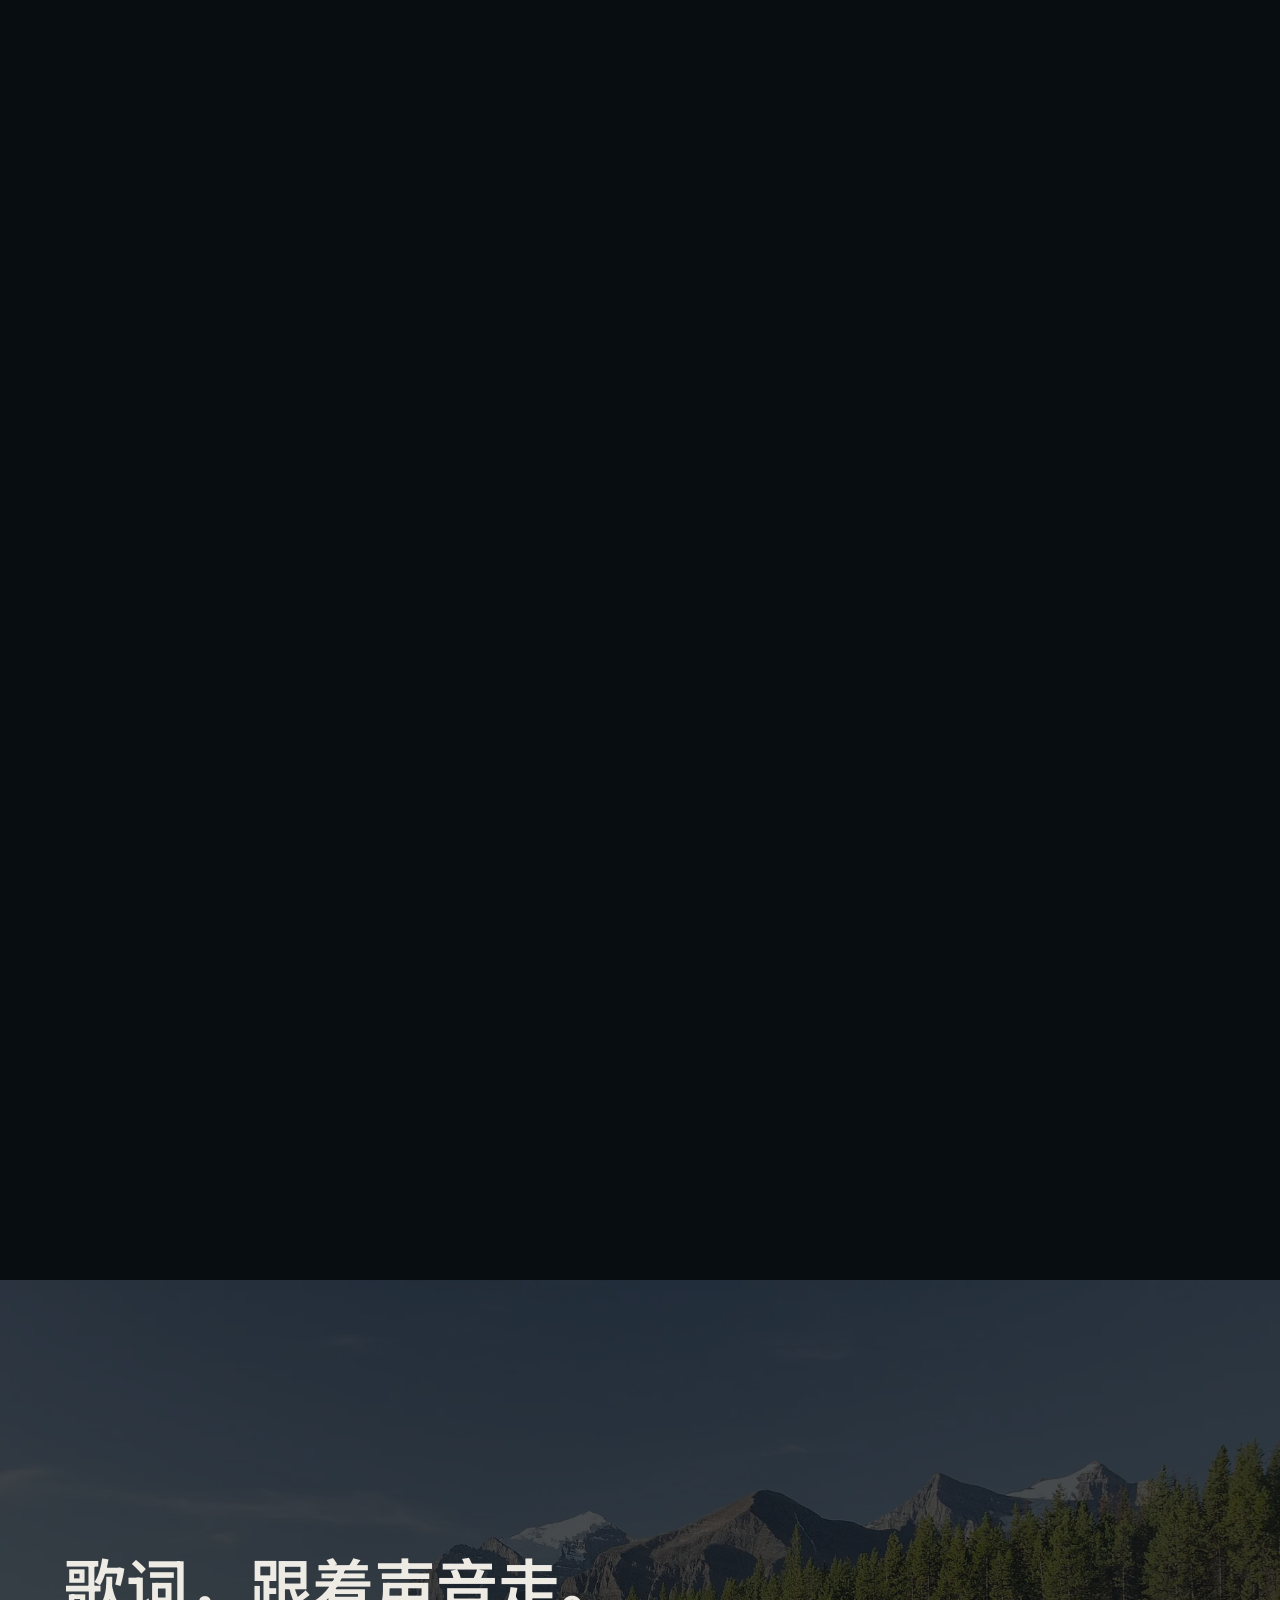
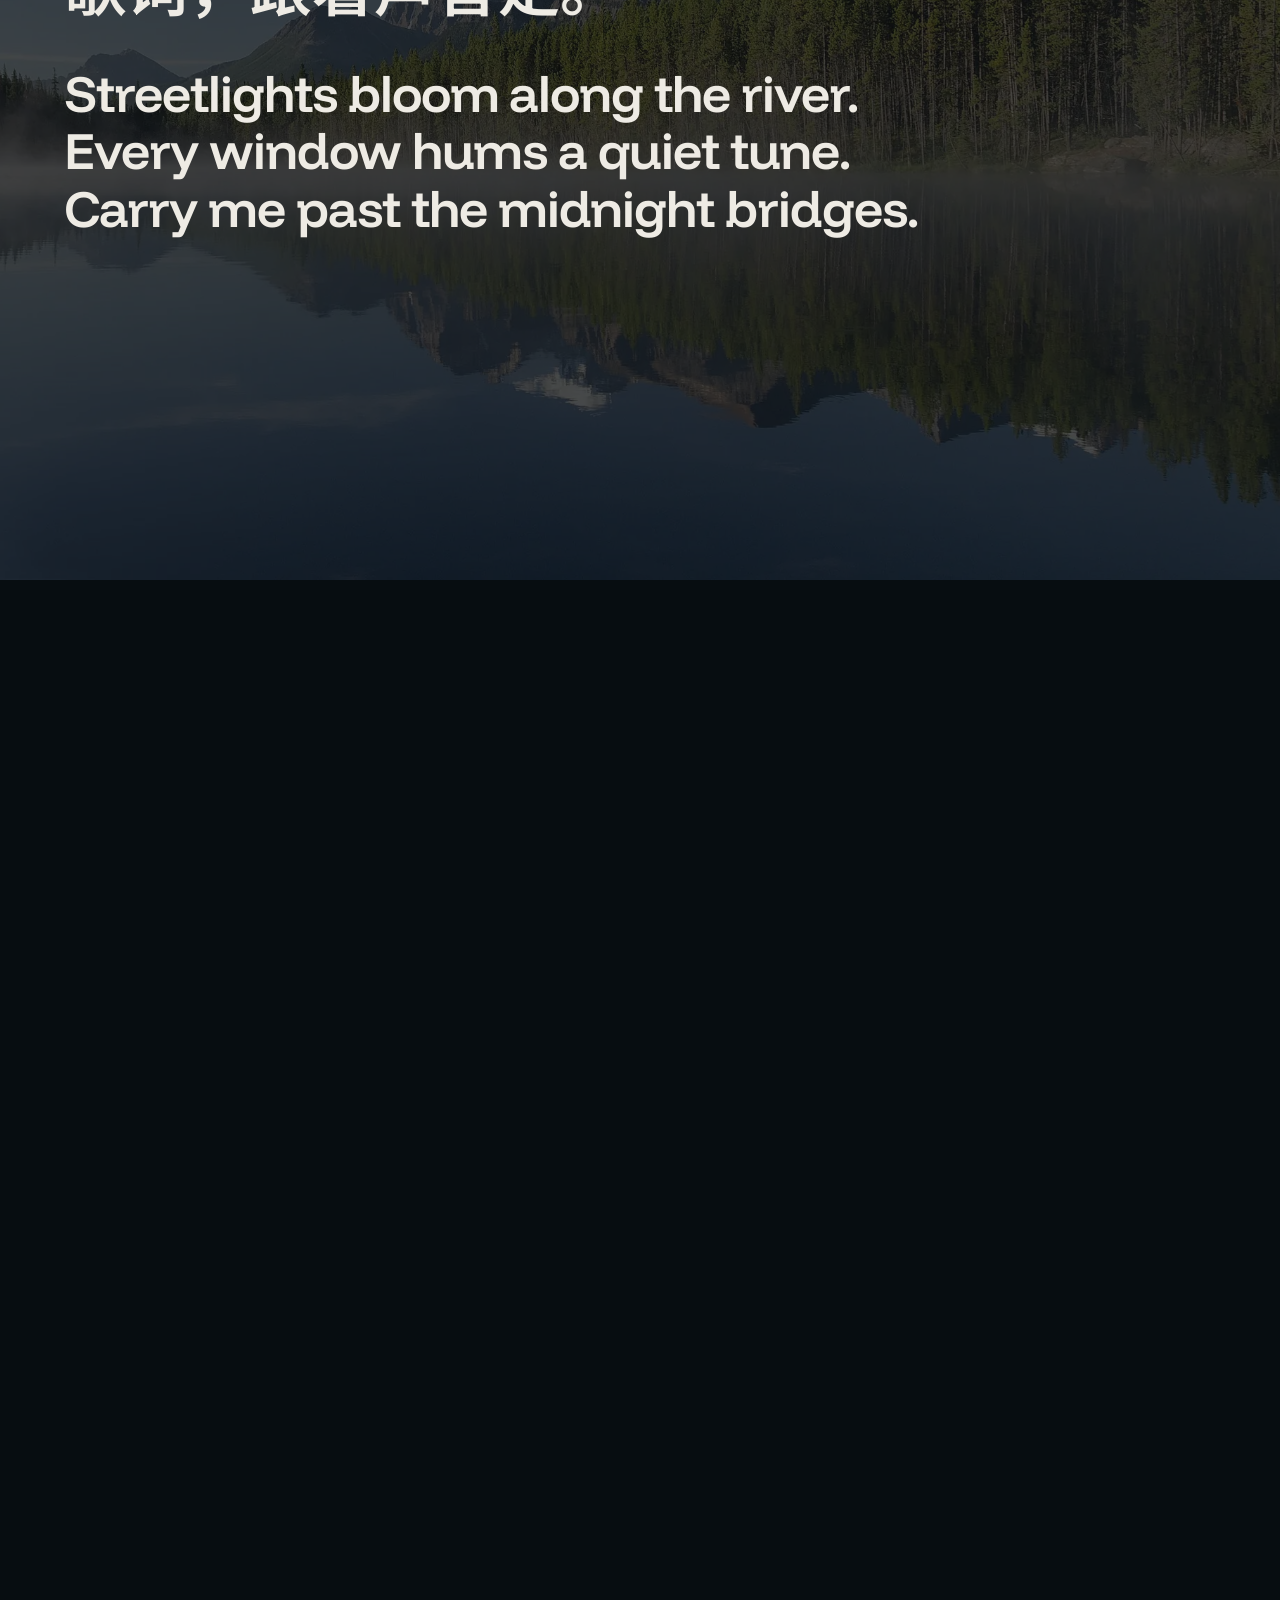
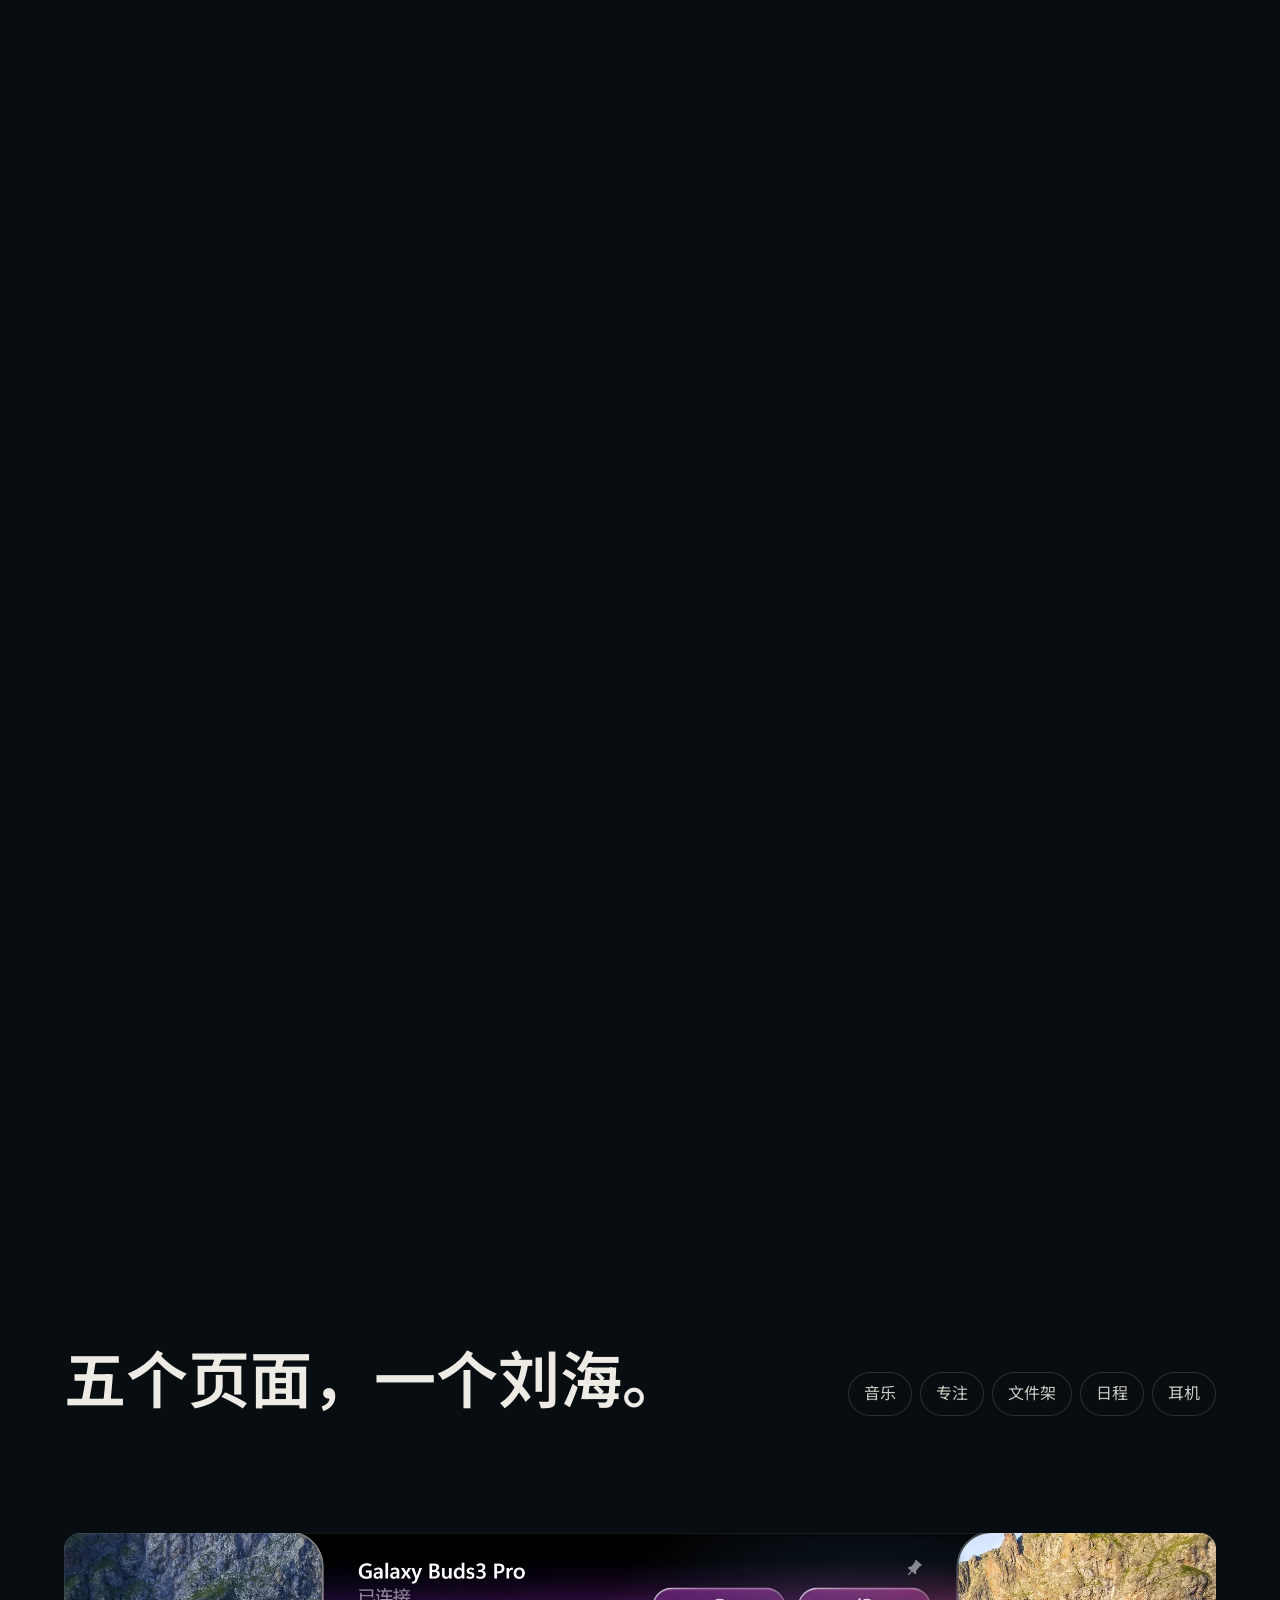
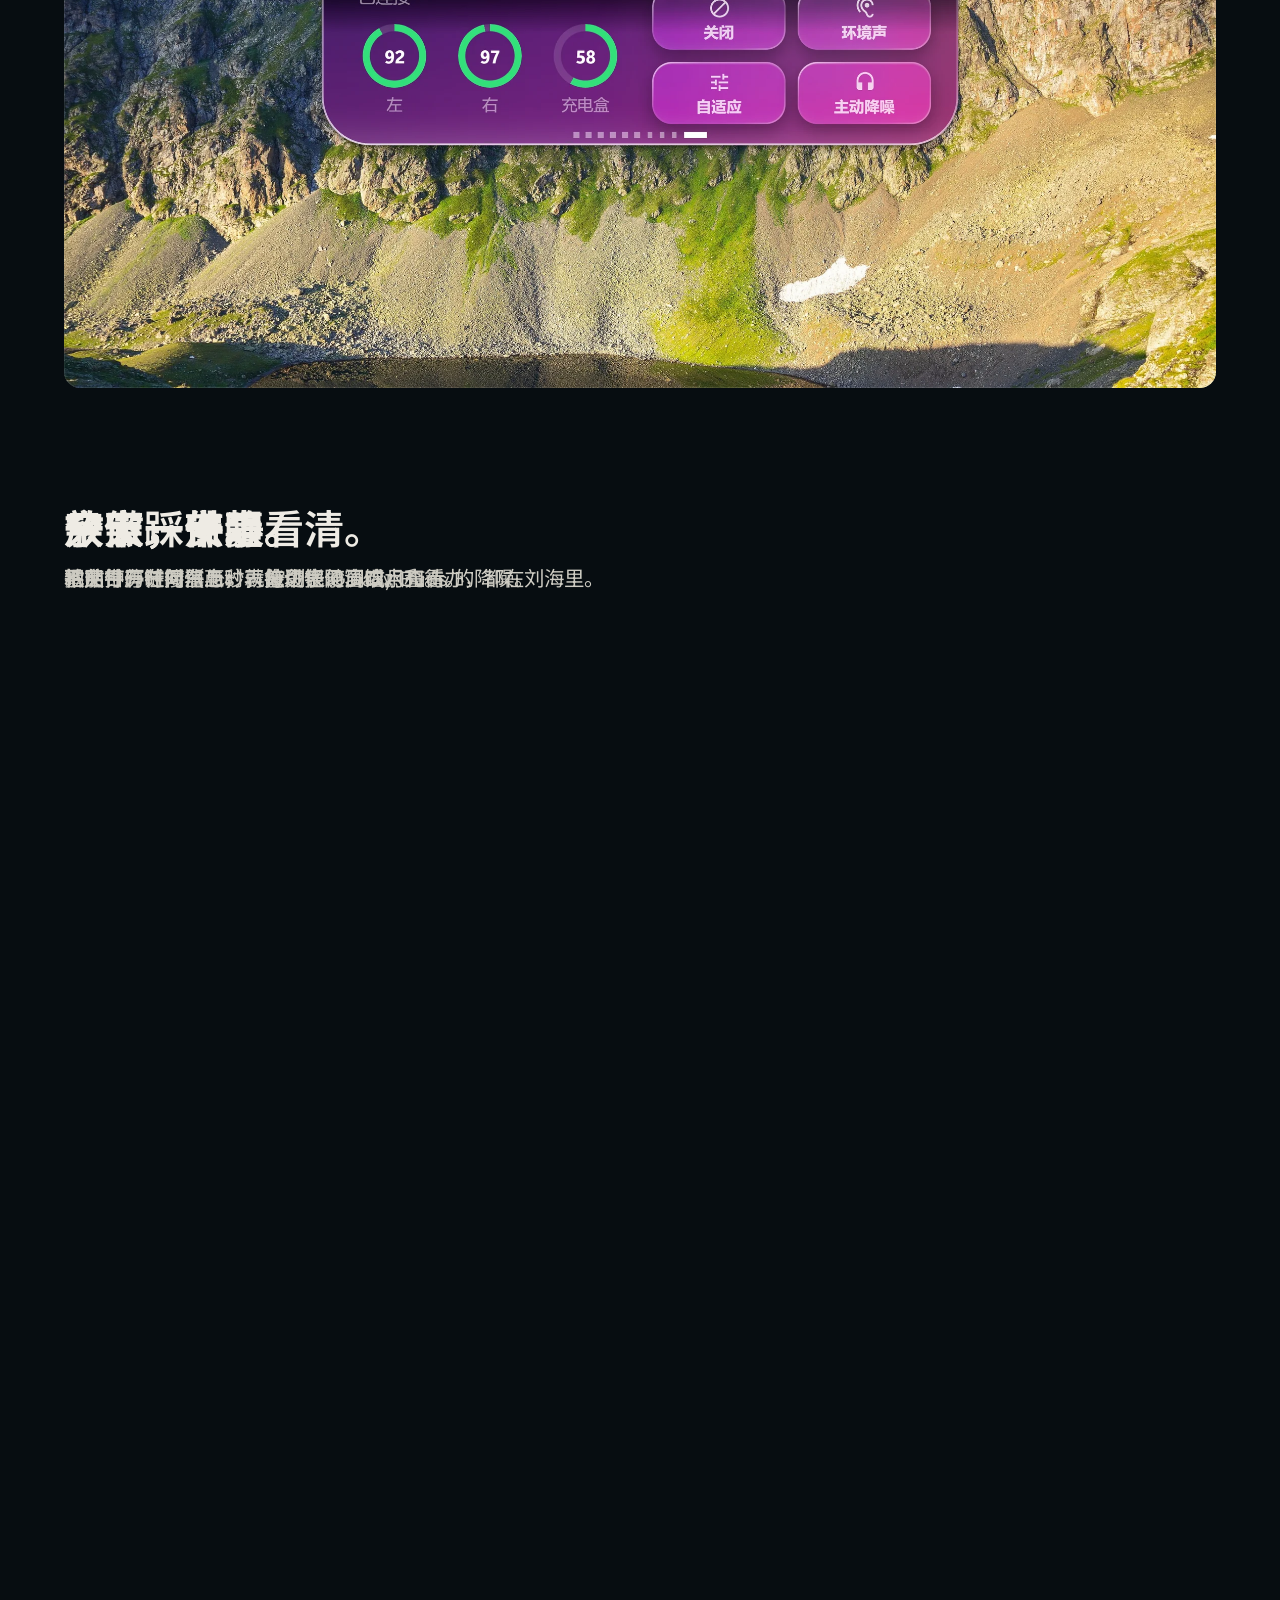
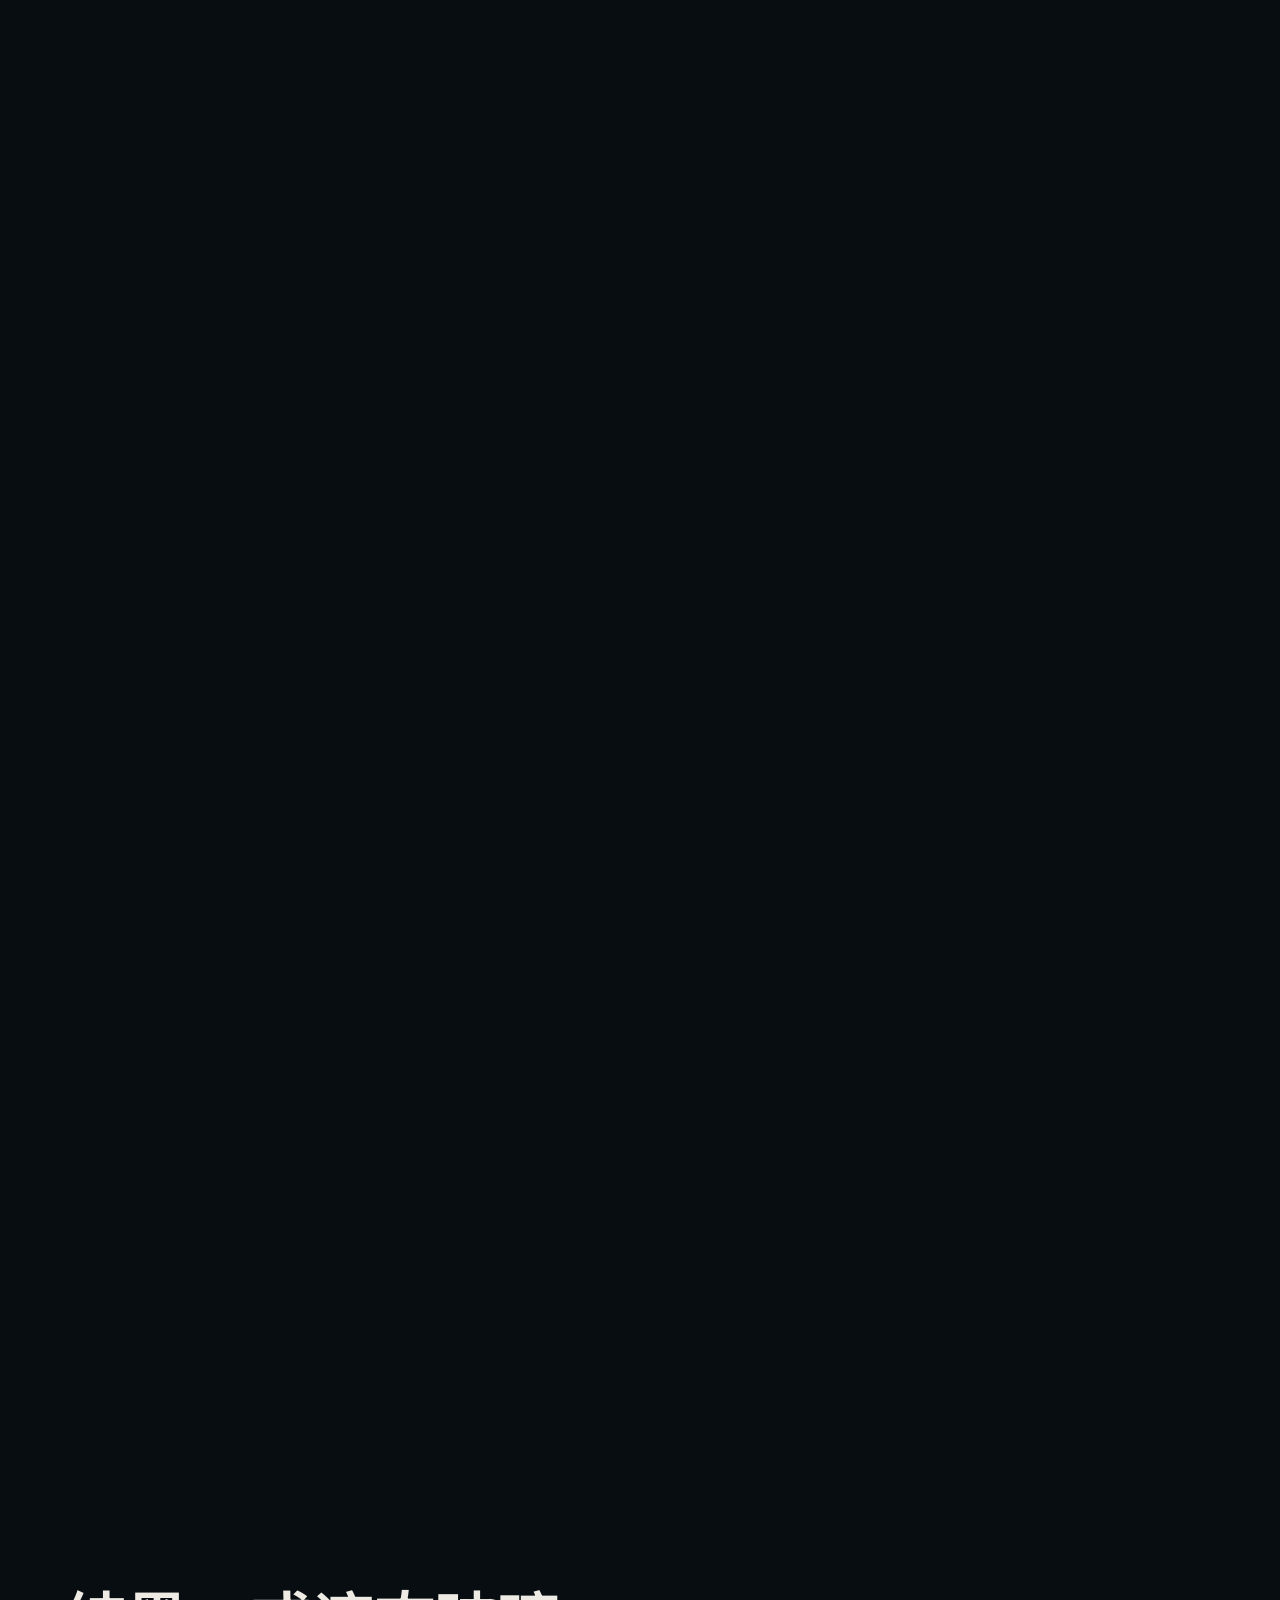
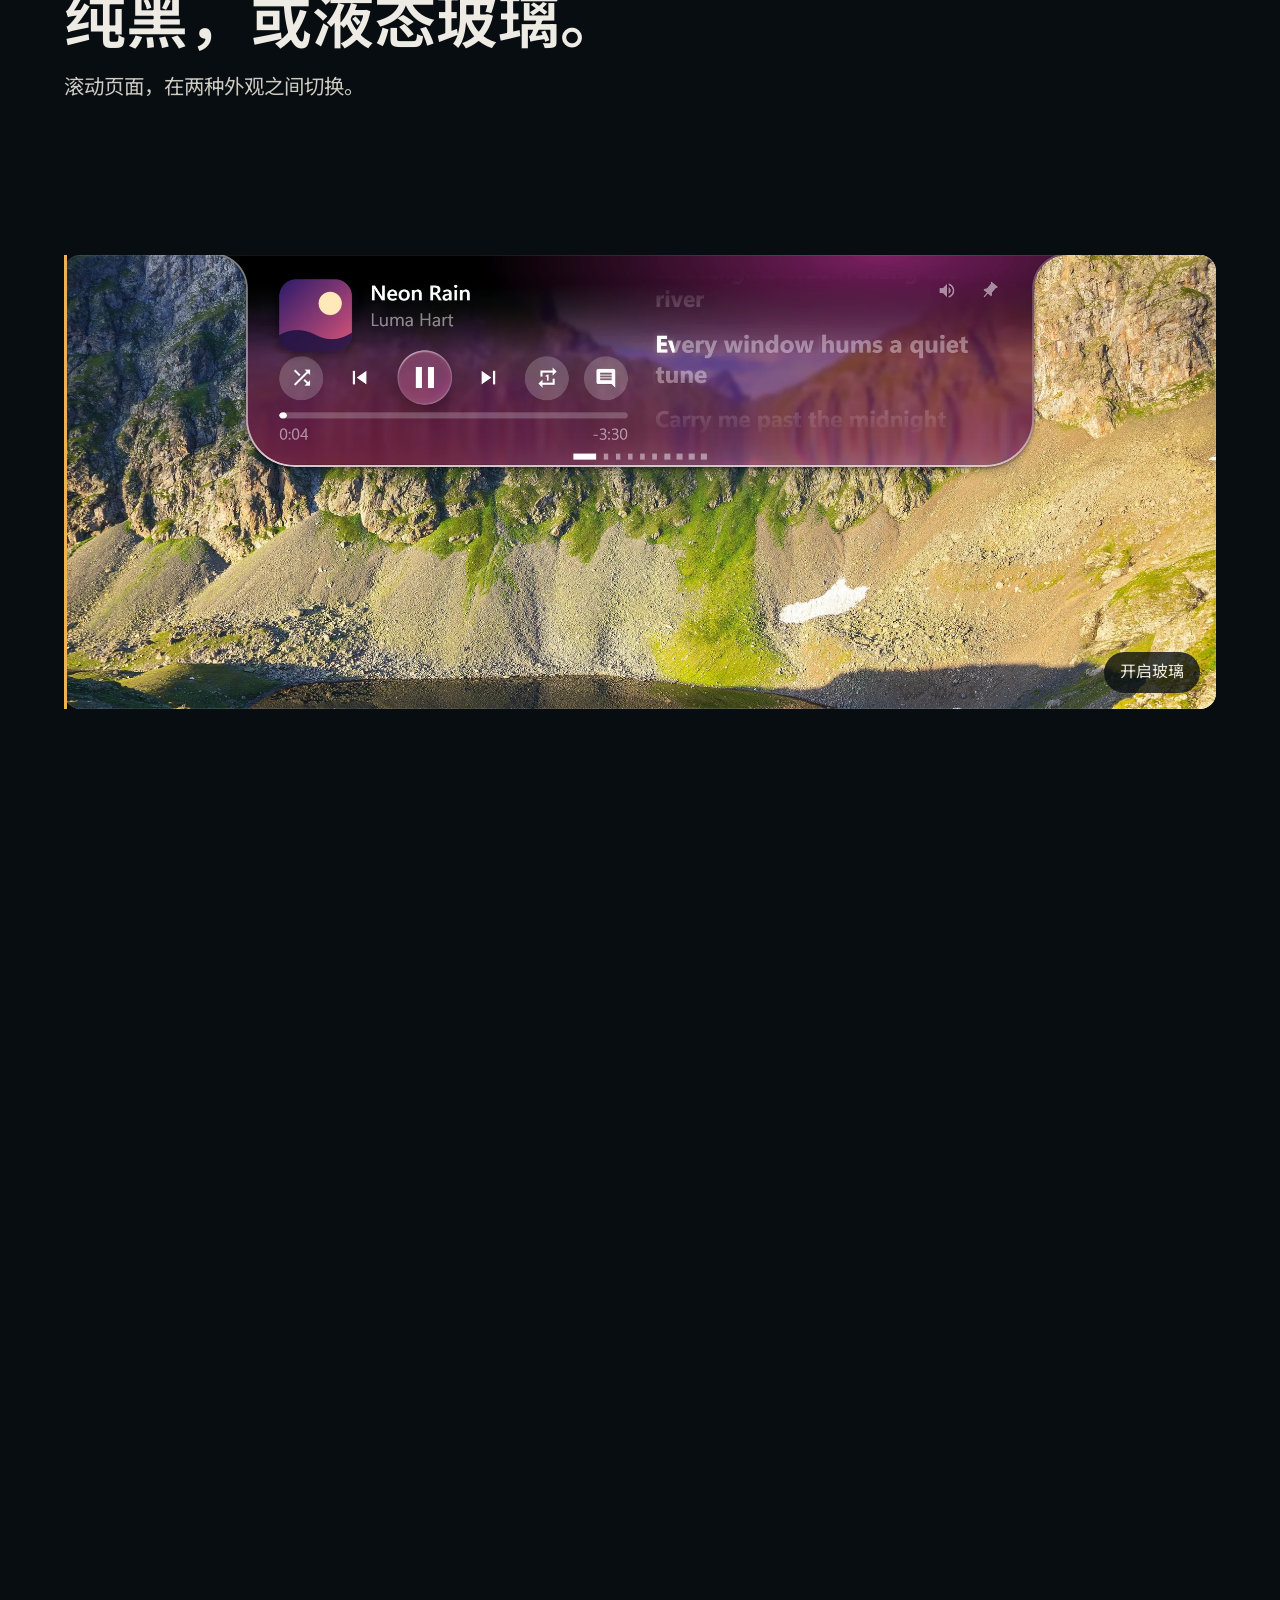
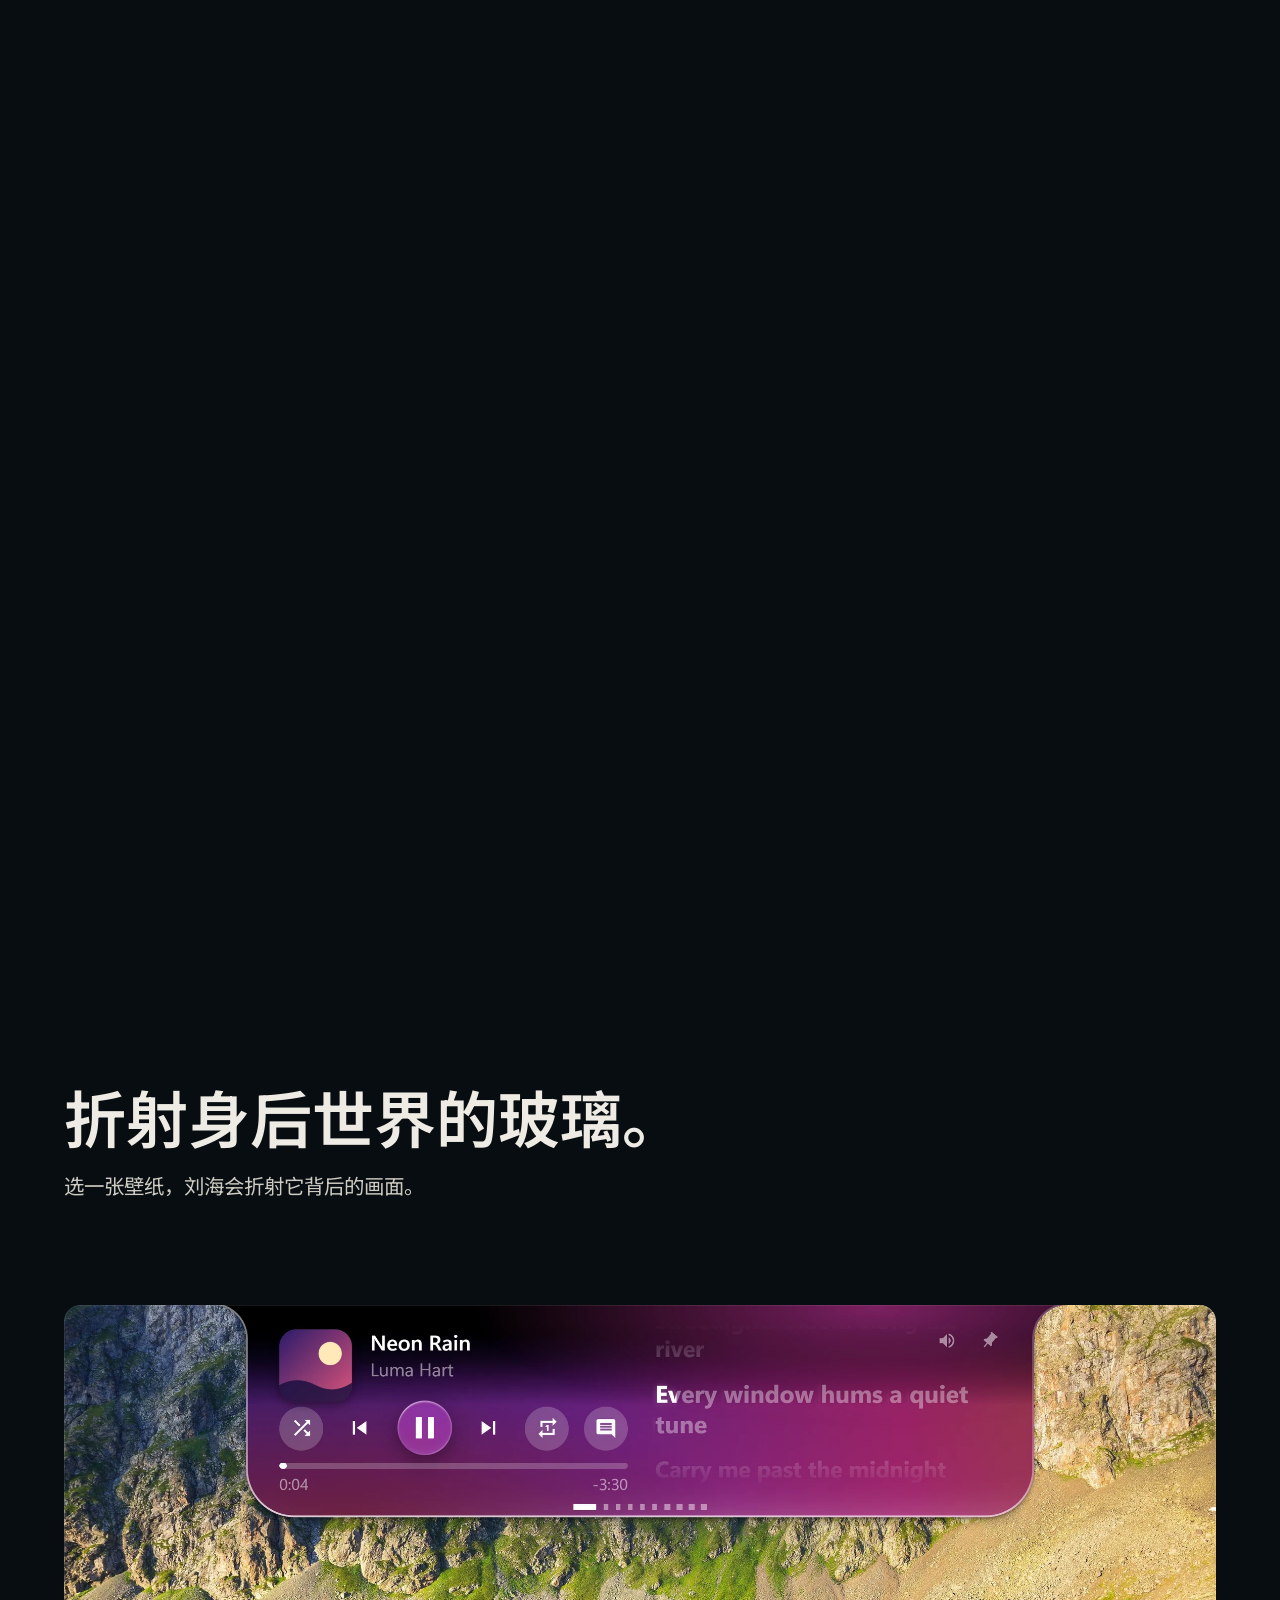
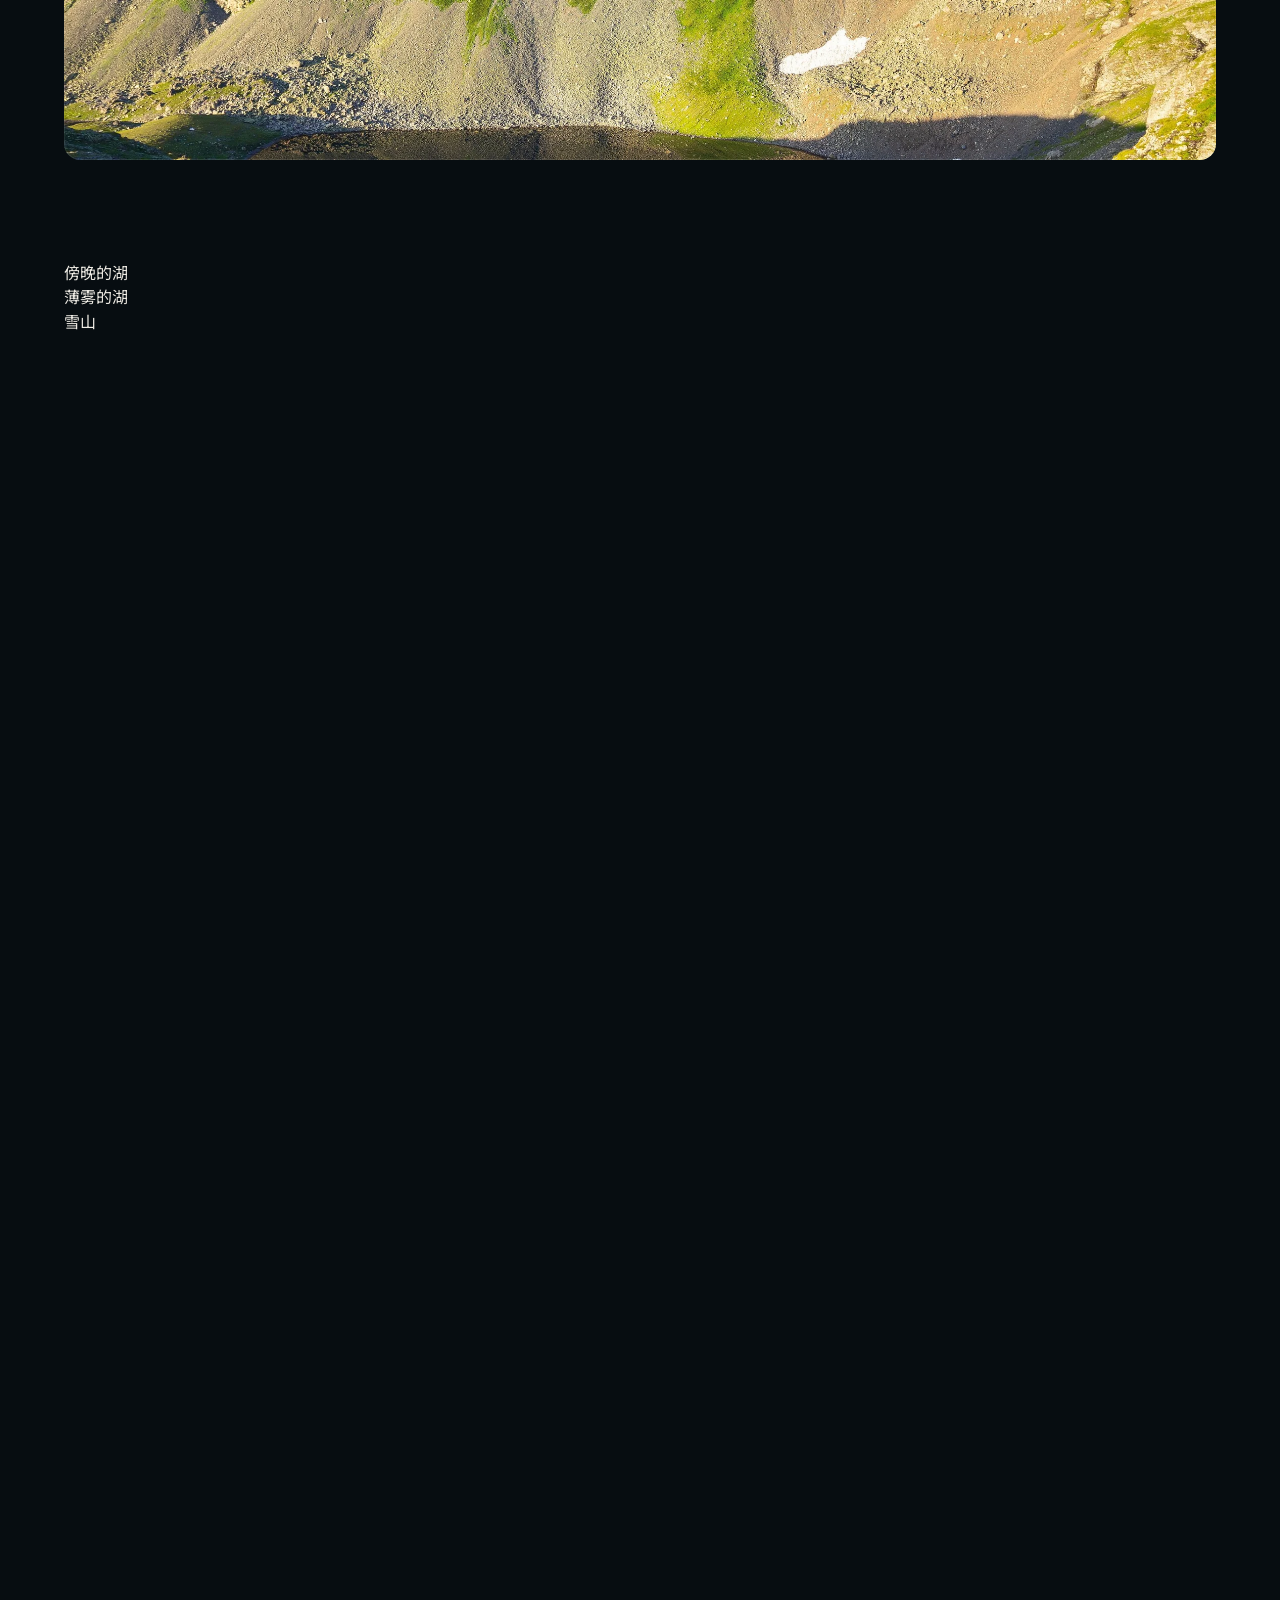
<file: docs/zh/index.html>
<!doctype html>
<html lang="zh-Hans">
<head>
<meta charset="utf-8">
<meta name="viewport" content="width=device-width, initial-scale=1">
<title>Dalu：让 Windows 屏幕顶端活起来</title>
<meta name="description" content="Dalu 是 Windows 的刘海。音乐、同步歌词、计时器、文件和耳机控制，鼠标一指即开。免费，无需账号。">
<meta name="color-scheme" content="dark">
<link rel="canonical" href="https://flirty-bananamilk.github.io/dalu/zh/">
<meta property="og:type" content="website"><meta property="og:site_name" content="Dalu">
<meta property="og:title" content="Dalu：让 Windows 屏幕顶端活起来"><meta property="og:description" content="Dalu 是 Windows 的刘海。音乐、同步歌词、计时器、文件和耳机控制，鼠标一指即开。免费，无需账号。">
<meta property="og:url" content="https://flirty-bananamilk.github.io/dalu/zh/"><meta property="og:image" content="https://flirty-bananamilk.github.io/dalu/assets/music-dusk-zh-1140.webp">
<meta name="twitter:card" content="summary_large_image">
<link rel="alternate" hreflang="ko" href="https://flirty-bananamilk.github.io/dalu/ko/">
<link rel="alternate" hreflang="en" href="https://flirty-bananamilk.github.io/dalu/en/">
<link rel="alternate" hreflang="zh-Hans" href="https://flirty-bananamilk.github.io/dalu/zh/">
<link rel="alternate" hreflang="ja" href="https://flirty-bananamilk.github.io/dalu/ja/">
<link rel="alternate" hreflang="x-default" href="https://flirty-bananamilk.github.io/dalu/en/">
<link rel="icon" href="data:image/svg+xml,%3Csvg xmlns='http://www.w3.org/2000/svg' viewBox='0 0 22 14'%3E%3Cpath d='M0 0h22v6a8 8 0 0 1-8 8H8a8 8 0 0 1-8-8z' fill='%23f1e7d4'/%3E%3C/svg%3E">
<link rel="preconnect" href="https://fonts.googleapis.com"><link rel="preconnect" href="https://fonts.gstatic.com" crossorigin>
<link rel="stylesheet" href="https://fonts.googleapis.com/css2?family=Funnel+Display:wght@600&family=Albert+Sans:wght@400;600&family=Noto+Sans+SC:wght@400;600&display=swap">
<link rel="preload" as="image" href="../assets/wp-dusk.webp" fetchpriority="high">
<link rel="stylesheet" href="../assets/site.css">
<script src="../assets/site.js" defer></script>
</head>
<body>
<a class="skip" href="#main">跳到正文</a>
<header class="nav">
  <nav class="container nav__row" aria-label="Dalu">
    <div class="chip-bar"><a class="wordmark" href="./" aria-label="Dalu"><svg width="22" height="14" viewBox="0 0 22 14" aria-hidden="true" focusable="false"><path d="M0 0h22v6a8 8 0 0 1-8 8H8a8 8 0 0 1-8-8z" fill="currentColor"/></svg><span>Dalu</span></a></div>
    <div class="chip-bar"><ul class="langs" aria-label="语言"><li><a href="../ko/" hreflang="ko" lang="ko">한국어</a></li><li><a href="../en/" hreflang="en" lang="en">English</a></li><li><a href="../zh/" hreflang="zh-Hans" lang="zh-Hans" aria-current="page">简体中文</a></li><li><a href="../ja/" hreflang="ja" lang="ja">日本語</a></li></ul><a class="btn btn--primary" href="https://flirty-bananamilk.itch.io/dalu">下载 Windows 版</a></div>
  </nav>
</header>
<main id="main">
  <section class="track hero" aria-labelledby="hero-h">
    <div class="stage">
      <img class="bg" src="../assets/wp-dusk.webp" width="1920" height="1276" alt="" fetchpriority="high">
      <div class="scrim scrim--bottom"></div><div class="scrim scrim--top"></div>
      <div class="seq"><img class="seq__still" src="../assets/seq/hero-43.webp" width="1800" height="720" alt="在山景壁纸上展开的 Dalu 刘海，带逐字同步歌词的音乐播放器" fetchpriority="low"><img class="seq__first" src="../assets/seq/hero-00.webp" width="1800" height="720" alt="在山景壁纸上展开的 Dalu 刘海，带逐字同步歌词的音乐播放器"><canvas data-seq="hero" data-n="44" data-from="0.03" data-to="0.52" data-src="../assets/seq" width="1800" height="720" role="img" aria-label="在山景壁纸上展开的 Dalu 刘海，带逐字同步歌词的音乐播放器" hidden></canvas></div>
      <div class="container hero__a"><h1 id="hero-h">屏幕顶端，<wbr>终于活了。</h1><div class="hero__side"><p class="lead">Dalu 是 Windows 的刘海。鼠标一指，音乐、歌词和计时器就展开。</p><div class="actions"><a class="btn btn--primary" href="https://flirty-bananamilk.itch.io/dalu">下载 Windows 版</a><a class="btn btn--secondary" href="https://github.com/Flirty-BananaMilk/dalu">查看源码</a></div></div></div>
      <div class="container hero__b" aria-hidden="true"><p class="big">一指，即开。</p></div>
    </div>
  </section>

  <section class="track lyrics" aria-labelledby="lyr-h">
    <div class="stage">
      <img class="bg" src="../assets/wp-mist.webp" width="1920" height="1280" alt="" loading="lazy" decoding="async">
      <div class="scrim scrim--all"></div>
      <div class="container lyrics__in"><h2 id="lyr-h">歌词，<wbr>跟着声音走。</h2><p class="words" lang="en"><span>Streetlights</span> <span>bloom</span> <span>along</span> <span>the</span> <span>river.</span><br><span>Every</span> <span>window</span> <span>hums</span> <span>a</span> <span>quiet</span> <span>tune.</span><br><span>Carry</span> <span>me</span> <span>past</span> <span>the</span> <span>midnight</span> <span>bridges.</span></p><p class="lyrics__cap">只要歌曲带有时间信息，就能精确到每个字。</p></div>
    </div>
  </section>

  <section class="track chapter" aria-labelledby="ch-h">
    <div class="stage container">
      <div class="chapter__head"><h2 id="ch-h">五个页面，<wbr>一个刘海。</h2><ul class="rail" aria-label="跳转到页面"><li><a href="#pg-music" data-i="0">音乐</a></li><li><a href="#pg-pomo" data-i="1">专注</a></li><li><a href="#pg-shelf" data-i="2">文件架</a></li><li><a href="#pg-agenda" data-i="3">日程</a></li><li><a href="#pg-buds" data-i="4">耳机</a></li></ul></div>
      <ol class="pages">
<li class="pg" id="pg-music"><figure class="shot"><img src="../assets/music-dusk-zh-1140.webp" srcset="../assets/music-dusk-zh-1140.webp 1140w, ../assets/music-dusk-zh-2280.webp 2280w, ../assets/music-dusk-zh-3040.webp 3040w" sizes="(min-width: 60rem) 1312px, 100vw" width="2280" height="900" alt="音乐页面：专辑封面、播放按钮和逐字同步的歌词" loading="lazy" decoding="async"></figure><div class="pg__text"><h3>字字踩点。</h3><p>歌曲带有时间信息时，每个字随演唱点亮。</p></div></li>
<li class="pg" id="pg-pomo"><figure class="shot"><img src="../assets/pomo-dusk-zh-1140.webp" srcset="../assets/pomo-dusk-zh-1140.webp 1140w, ../assets/pomo-dusk-zh-2280.webp 2280w, ../assets/pomo-dusk-zh-3040.webp 3040w" sizes="(min-width: 60rem) 1312px, 100vw" width="2280" height="900" alt="专注页面：正在运行的番茄钟" loading="lazy" decoding="async"></figure><div class="pg__text"><h3>只做一件事。</h3><p>番茄钟、计时器与秒表分段记录、饮水和待办，都在刘海里。</p></div></li>
<li class="pg" id="pg-shelf"><figure class="shot"><img src="../assets/shelf-dusk-zh-1140.webp" srcset="../assets/shelf-dusk-zh-1140.webp 1140w, ../assets/shelf-dusk-zh-2280.webp 2280w, ../assets/shelf-dusk-zh-3040.webp 3040w" sizes="(min-width: 60rem) 1312px, 100vw" width="2280" height="900" alt="文件架页面：放在刘海上的三个文件" loading="lazy" decoding="async"></figure><div class="pg__text"><h3>放下，带走。</h3><p>把文件停在刘海上，再拖进任何窗口。</p></div></li>
<li class="pg" id="pg-agenda"><figure class="shot"><img src="../assets/agenda-dusk-zh-1140.webp" srcset="../assets/agenda-dusk-zh-1140.webp 1140w, ../assets/agenda-dusk-zh-2280.webp 2280w, ../assets/agenda-dusk-zh-3040.webp 3040w" sizes="(min-width: 60rem) 1312px, 100vw" width="2280" height="900" alt="日程页面：月历和当天的日程" loading="lazy" decoding="async"></figure><div class="pg__text"><h3>今天，一眼看清。</h3><p>粘贴日历链接（.ics），按列表、周或月查看。</p></div></li>
<li class="pg" id="pg-buds"><figure class="shot"><img src="../assets/buds-dusk-zh-1140.webp" srcset="../assets/buds-dusk-zh-1140.webp 1140w, ../assets/buds-dusk-zh-2280.webp 2280w, ../assets/buds-dusk-zh-3040.webp 3040w" sizes="(min-width: 60rem) 1312px, 100vw" width="2280" height="900" alt="耳机页面：电量和降噪模式" loading="lazy" decoding="async"></figure><div class="pg__text"><h3>一点，安静。</h3><p>不用打开任何东西，就能切换 Galaxy Buds 的降噪。</p></div></li>
      </ol>
    </div>
  </section>

  <section class="track compare" aria-labelledby="cp-h">
    <div class="stage container">
      <div class="compare__head"><h2 id="cp-h">纯黑，<wbr>或液态玻璃。</h2><p class="lead">滚动页面，在两种外观之间切换。</p></div>
      <div class="wipe">
        <figure class="shot wipe__a"><img src="../assets/glassoff-dusk-en-1140.webp" srcset="../assets/glassoff-dusk-en-1140.webp 1140w, ../assets/glassoff-dusk-en-2280.webp 2280w, ../assets/glassoff-dusk-en-3040.webp 3040w" sizes="(min-width: 60rem) 1312px, 100vw" width="2280" height="900" alt="壁纸上的纯黑刘海，看不到背后的画面" loading="lazy" decoding="async"><figcaption>关闭玻璃</figcaption></figure>
        <figure class="shot wipe__b"><img src="../assets/music-dusk-en-1140.webp" srcset="../assets/music-dusk-en-1140.webp 1140w, ../assets/music-dusk-en-2280.webp 2280w, ../assets/music-dusk-en-3040.webp 3040w" sizes="(min-width: 60rem) 1312px, 100vw" width="2280" height="900" alt="同一个刘海开启液态玻璃后，折射出背后的风景" loading="lazy" decoding="async"><figcaption>开启玻璃</figcaption></figure>
        <span class="wipe__bar" aria-hidden="true"></span>
      </div>
    </div>
  </section>

  <section class="track glass" aria-labelledby="gl-h">
    <div class="stage container">
      <div class="glass__head"><h2 id="gl-h">折射身后<wbr>世界的玻璃。</h2><p class="lead">选一张壁纸，刘海会折射它背后的画面。</p><fieldset><legend>壁纸</legend><label class="chip"><input type="radio" name="wp" id="wp-a" value="a" checked>傍晚的湖</label><label class="chip"><input type="radio" name="wp" id="wp-b" value="b">薄雾的湖</label><label class="chip"><input type="radio" name="wp" id="wp-c" value="c">雪山</label></fieldset></div>
      <figure class="shot glass__stack"><img src="../assets/music-dusk-zh-1140.webp" srcset="../assets/music-dusk-zh-1140.webp 1140w, ../assets/music-dusk-zh-2280.webp 2280w, ../assets/music-dusk-zh-3040.webp 3040w" sizes="(min-width: 60rem) 1312px, 100vw" width="2280" height="900" alt="壁纸上的刘海，玻璃折射出背后的风景" loading="lazy" decoding="async" data-wp="a"><img src="../assets/music-mist-zh-1140.webp" srcset="../assets/music-mist-zh-1140.webp 1140w, ../assets/music-mist-zh-2280.webp 2280w, ../assets/music-mist-zh-3040.webp 3040w" sizes="(min-width: 60rem) 1312px, 100vw" width="2280" height="900" alt="" loading="lazy" decoding="async" data-wp="b"><img src="../assets/music-peak-zh-1140.webp" srcset="../assets/music-peak-zh-1140.webp 1140w, ../assets/music-peak-zh-2280.webp 2280w, ../assets/music-peak-zh-3040.webp 3040w" sizes="(min-width: 60rem) 1312px, 100vw" width="2280" height="900" alt="" loading="lazy" decoding="async" data-wp="c"></figure>
      <div class="glass__names" aria-hidden="true"><p>傍晚的湖</p><p>薄雾的湖</p><p>雪山</p></div>
    </div>
  </section>

  <section class="track dock" aria-labelledby="dk-h">
    <div class="stage">
      <img class="bg" src="../assets/wp-peak.webp" width="1920" height="1353" alt="" loading="lazy" decoding="async">
      <div class="scrim scrim--bottom"></div>
      <div class="seq"><img class="seq__still" src="../assets/seq/dock-33.webp" width="1800" height="720" alt="页面小圆点变成标签图标的刘海" fetchpriority="low"><img class="seq__first" src="../assets/seq/dock-00.webp" width="1800" height="720" alt="页面小圆点变成标签图标的刘海"><canvas data-seq="dock" data-n="34" data-from="0.06" data-to="0.5" data-src="../assets/seq" width="1800" height="720" role="img" aria-label="页面小圆点变成标签图标的刘海" hidden></canvas></div>
      <div class="container dock__a"><h2 id="dk-h">指向圆点，<wbr>标签就出现。</h2><p class="lead">指向小圆点，它们就变成标签图标。下面说明每个图标的作用。</p></div>
      <div class="container dock__b"><div class="legendbox"><p class="legend__t">标签图标</p><ul class="legend" role="list"><li><span class="legend__ic"><svg viewBox="0 0 24 24" width="22" height="22" fill="none" stroke="currentColor" stroke-width="1.8" stroke-linecap="round" stroke-linejoin="round" aria-hidden="true" focusable="false"><path d="M9 18V6l10-2v12"/><circle cx="7" cy="18" r="2.2"/><circle cx="17" cy="16" r="2.2"/></svg></span><span class="legend__tx"><b>音乐</b><small>曲目、播放、歌词</small></span></li><li><span class="legend__ic"><svg viewBox="0 0 24 24" width="22" height="22" fill="none" stroke="currentColor" stroke-width="1.8" stroke-linecap="round" stroke-linejoin="round" aria-hidden="true" focusable="false"><circle cx="12" cy="12" r="8"/><circle cx="12" cy="12" r="4"/><path d="M12 12h.01"/></svg></span><span class="legend__tx"><b>专注</b><small>番茄钟</small></span></li><li><span class="legend__ic"><svg viewBox="0 0 24 24" width="22" height="22" fill="none" stroke="currentColor" stroke-width="1.8" stroke-linecap="round" stroke-linejoin="round" aria-hidden="true" focusable="false"><circle cx="12" cy="13.5" r="7.5"/><path d="M12 9.5v4l2.5 2M9.5 3h5"/></svg></span><span class="legend__tx"><b>计时器</b><small>计时器、秒表和分段记录</small></span></li><li><span class="legend__ic"><svg viewBox="0 0 24 24" width="22" height="22" fill="none" stroke="currentColor" stroke-width="1.8" stroke-linecap="round" stroke-linejoin="round" aria-hidden="true" focusable="false"><path d="M12 3.5c3.5 4 6 7 6 10a6 6 0 0 1-12 0c0-3 2.5-6 6-10z"/></svg></span><span class="legend__tx"><b>饮水</b><small>提醒喝水</small></span></li><li><span class="legend__ic"><svg viewBox="0 0 24 24" width="22" height="22" fill="none" stroke="currentColor" stroke-width="1.8" stroke-linecap="round" stroke-linejoin="round" aria-hidden="true" focusable="false"><path d="M3.5 7.5a2 2 0 0 1 2-2h4l2 2.5h7a2 2 0 0 1 2 2V17a2 2 0 0 1-2 2h-13a2 2 0 0 1-2-2z"/></svg></span><span class="legend__tx"><b>文件架</b><small>临时放文件</small></span></li><li><span class="legend__ic"><svg viewBox="0 0 24 24" width="22" height="22" fill="none" stroke="currentColor" stroke-width="1.8" stroke-linecap="round" stroke-linejoin="round" aria-hidden="true" focusable="false"><path d="M5 7l1.5 1.5L9 6M5 14l1.5 1.5L9 13M12 7.5h7M12 14.5h7"/></svg></span><span class="legend__tx"><b>待办</b><small>按时间提醒</small></span></li><li><span class="legend__ic"><svg viewBox="0 0 24 24" width="22" height="22" fill="none" stroke="currentColor" stroke-width="1.8" stroke-linecap="round" stroke-linejoin="round" aria-hidden="true" focusable="false"><rect x="4" y="5.5" width="16" height="14.5" rx="2"/><path d="M4 10h16M8.5 3.5v4M15.5 3.5v4"/></svg></span><span class="legend__tx"><b>日程</b><small>列表、周、月</small></span></li><li><span class="legend__ic"><svg viewBox="0 0 24 24" width="22" height="22" fill="none" stroke="currentColor" stroke-width="1.8" stroke-linecap="round" stroke-linejoin="round" aria-hidden="true" focusable="false"><path d="M6 18L18 6M9.5 6H18v8.5"/></svg></span><span class="legend__tx"><b>快捷方式</b><small>常用应用和文件夹</small></span></li><li><span class="legend__ic"><svg viewBox="0 0 24 24" width="22" height="22" fill="none" stroke="currentColor" stroke-width="1.8" stroke-linecap="round" stroke-linejoin="round" aria-hidden="true" focusable="false"><path d="M9 3v5M15 3v5"/><path d="M6.5 8h11v3a5.5 5.5 0 0 1-11 0z"/><path d="M12 16.5V21"/></svg></span><span class="legend__tx"><b>插件</b><small>控制其他应用</small></span></li><li><span class="legend__ic"><svg viewBox="0 0 24 24" width="22" height="22" fill="none" stroke="currentColor" stroke-width="1.8" stroke-linecap="round" stroke-linejoin="round" aria-hidden="true" focusable="false"><path d="M4 15v-3a8 8 0 0 1 16 0v3"/><rect x="3" y="14" width="4" height="6" rx="1.5"/><rect x="17" y="14" width="4" height="6" rx="1.5"/></svg></span><span class="legend__tx"><b>耳机</b><small>电量与降噪</small></span></li></ul><p class="legend__t">角落的图标</p><ul class="legend legend--2" role="list"><li><span class="legend__ic"><svg viewBox="0 0 24 24" width="22" height="22" fill="none" stroke="currentColor" stroke-width="1.8" stroke-linecap="round" stroke-linejoin="round" aria-hidden="true" focusable="false"><path fill="currentColor" stroke="none" d="M3 9v6h4l5 5V4L7 9H3zm13.5 3A4.5 4.5 0 0 0 14 7.97v8.05c1.48-.73 2.5-2.25 2.5-4.02zM14 3.23v2.06c2.89.86 5 3.54 5 6.71s-2.11 5.85-5 6.71v2.06c4.01-.91 7-4.49 7-8.77s-2.99-7.86-7-8.77z"/></svg></span><span class="legend__tx"><b>音量</b><small>音量与静音</small></span></li><li><span class="legend__ic"><svg viewBox="0 0 24 24" width="22" height="22" fill="none" stroke="currentColor" stroke-width="1.8" stroke-linecap="round" stroke-linejoin="round" aria-hidden="true" focusable="false"><path fill="currentColor" stroke="none" d="M16 12V4h1V2H7v2h1v8l-2 2v2h5.2v6h1.6v-6H18v-2l-2-2z"/></svg></span><span class="legend__tx"><b>固定</b><small>按下后刘海不会收起</small></span></li></ul></div></div>
    </div>
  </section>

  <section class="container band pos" aria-labelledby="pos-h">
    <div class="pos__head"><h2 id="pos-h">放到你想要的位置。</h2><p class="lead">把屏幕顶部分成五列，刘海可以左右移动。在最边缘时，辅助刘海会聚到内侧。</p></div>
    <div class="pos__demo">
      <div class="pos__screen" role="img" aria-label="把屏幕顶部分成五列的示意图。刘海会移动到你选的位置">
        <img src="../assets/wp-dusk.webp" width="1920" height="1276" alt="" loading="lazy" decoding="async">
        <div class="pos__cols" aria-hidden="true"><span>1</span><span>2</span><span>3</span><span>4</span><span>5</span></div>
        <i class="pos__notch" aria-hidden="true"></i><i class="pos__sat pos__sat--a" aria-hidden="true"></i><i class="pos__sat pos__sat--b" aria-hidden="true"></i>
        <p class="pos__game" aria-hidden="true">游戏运行中</p>
      </div>
      <div class="pos__ctl">
        <fieldset><legend>刘海位置</legend><label class="chip"><input type="radio" name="pos" id="pos-m2" value="m2">最左</label><label class="chip"><input type="radio" name="pos" id="pos-m1" value="m1">偏左</label><label class="chip"><input type="radio" name="pos" id="pos-c0" value="c0" checked>居中</label><label class="chip"><input type="radio" name="pos" id="pos-p1" value="p1">偏右</label><label class="chip"><input type="radio" name="pos" id="pos-p2" value="p2">最右</label></fieldset>
        <div class="pos__opts">
          <div class="pos__opt"><label class="chip"><input type="checkbox" id="pos-slim">纤细</label><p>收起时只留一条细线，鼠标移上去就展开。</p></div>
          <div class="pos__opt"><label class="chip"><input type="checkbox" id="pos-game">游戏中</label><p>有 DirectX、OpenGL 或 Vulkan 游戏在最前时，刘海会自动隐藏。</p></div>
        </div>
      </div>
    </div>
  </section>

  <section class="container band buds" aria-labelledby="bd-h">
    <div class="buds__row"><p class="num-big" aria-hidden="true">9</p><div class="buds__text"><h2 id="bd-h">九段，<wbr>只属于你的声音。</h2><p class="lead">调节均衡器（拖动时即刻听到变化），或只戴一只耳机也保持降噪。</p><p class="note note--fine">仅在 Buds3 Pro 上验证。</p></div></div>
    <figure class="shot shot--window rise"><img src="../assets/settings-buds_eq-zh-900.webp" srcset="../assets/settings-buds_eq-zh-900.webp 900w, ../assets/settings-buds_eq-zh-1600.webp 1600w, ../assets/settings-buds_eq-zh-2400.webp 2400w" sizes="(min-width: 60rem) 1120px, 100vw" width="1600" height="1092" alt="设置窗口的耳机页面：九段均衡器" loading="lazy" decoding="async"></figure>
  </section>

  <section class="container band" aria-labelledby="st-h">
    <div class="settings__head"><h2 id="st-h">按你的方式来。</h2><p class="lead">上百项设置，四种语言，插件只需一个 JSON 文件。</p></div>
    <figure class="shot shot--window rise"><img src="../assets/settings-look-zh-900.webp" srcset="../assets/settings-look-zh-900.webp 900w, ../assets/settings-look-zh-1600.webp 1600w, ../assets/settings-look-zh-2400.webp 2400w" sizes="(min-width: 60rem) 1120px, 100vw" width="1600" height="1092" alt="设置窗口的外观与行为页面" loading="lazy" decoding="async"></figure>
  </section>

  <section class="container get" aria-labelledby="gt-h">
    <div class="get__well rise">
      <div><h2 id="gt-h">获取 Dalu，<wbr>免费。</h2><p class="lead">Windows 10（2004 及以上）或 11。没有账号，没有追踪。</p><div class="actions" style="margin-top: var(--space-xl)"><a class="btn btn--primary" href="https://flirty-bananamilk.itch.io/dalu">下载 Windows 版</a><a class="btn btn--secondary" href="https://github.com/Flirty-BananaMilk/dalu">查看源码</a></div></div>
      <div class="get__side"><dl class="facts"><div><dt>安装</dt><dd>无需管理员权限。</dd></div><div><dt>校验</dt><dd>下载页提供 SHA-256 校验值。</dd></div><div><dt>许可</dt><dd>源码公开，可非商业使用（PolyForm Noncommercial 1.0.0）。</dd></div></dl><p class="note">没有代码签名，首次运行时 Windows SmartScreen 可能提示“未知应用”。请点“更多信息”，再点“仍要运行”即可安装。</p></div>
    </div>
  </section>
</main>
<footer class="container foot">
  <div class="foot__row"><a class="wordmark" href="./" aria-label="Dalu"><svg width="22" height="14" viewBox="0 0 22 14" aria-hidden="true" focusable="false"><path d="M0 0h22v6a8 8 0 0 1-8 8H8a8 8 0 0 1-8-8z" fill="currentColor"/></svg><span>Dalu</span></a><ul><li><a href="https://flirty-bananamilk.itch.io/dalu">itch.io 页面</a></li><li><a href="https://github.com/Flirty-BananaMilk/dalu">GitHub</a></li><li><a href="https://github.com/Flirty-BananaMilk/dalu/blob/main/LICENSE">许可证</a></li><li><a href="https://github.com/Flirty-BananaMilk/dalu/blob/main/PRIVACY.md">隐私</a></li><li><a href="https://github.com/Flirty-BananaMilk/dalu/blob/main/TRADEMARK.md">商标</a></li></ul></div>
  <p data-credits>照片（已裁剪）: <a href="https://commons.wikimedia.org/wiki/File:Mountain_lake,_Mylgval_mountain_cirque_before_sunset,_Caucasus_Mountains.jpg">Vyacheslav Argenberg</a> (CC BY 4.0), <a href="https://commons.wikimedia.org/wiki/File:Herbert_Lake_beim_Icefields_Parkway.jpg">Florian Fuchs</a> (CC BY 3.0), <a href="https://commons.wikimedia.org/wiki/File:Pumori,_Nepal,_Asia.jpg">Vyacheslav Argenberg</a> (CC BY 4.0), Wikimedia Commons.</p>
  <p>与 Apple、Cider、Spotify、Samsung、Discord、Microsoft 无关。</p>
</footer>
</body>
</html>
</file>
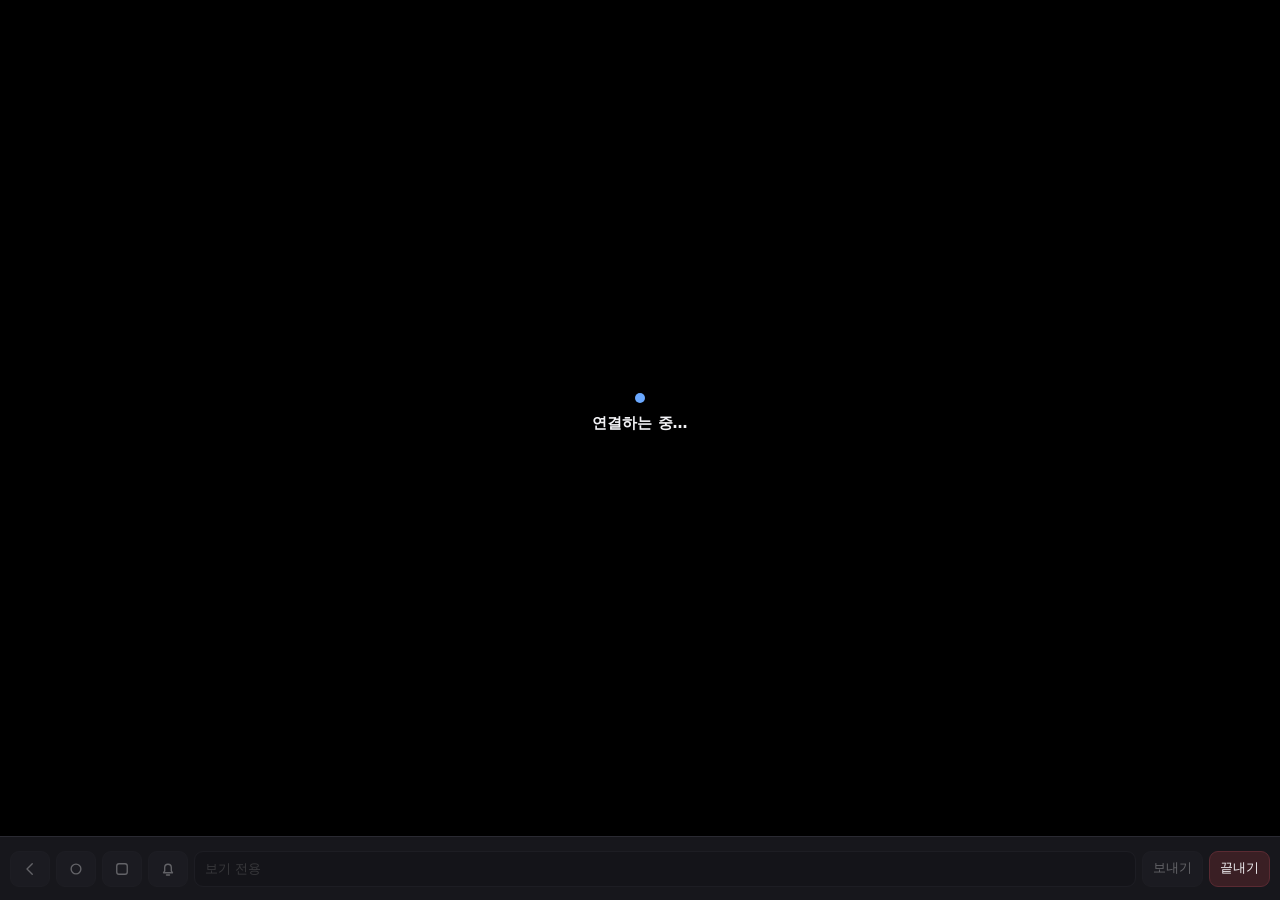
<file: mirror.html>
<!DOCTYPE html>
<html lang="ko">
<head>
<meta charset="utf-8">
<meta name="viewport" content="width=device-width, initial-scale=1">
<title>Dalu · Phone screen</title>
<style>
  :root { color-scheme: dark; --bg: #0b0b0e; --bar: #17171c; --line: #2a2a32; --fg: #f2f2f5; --dim: #9a9aa6; --acc: #6aa8ff; }
  * { box-sizing: border-box; }
  html, body { margin: 0; height: 100%; background: var(--bg); color: var(--fg); font: 13px/1.4 "Segoe UI", "Malgun Gothic", system-ui, sans-serif; overflow: hidden; user-select: none; }
  #stage { position: absolute; inset: 0 0 64px 0; display: flex; align-items: center; justify-content: center; background: #000; }
  #screen { max-width: 100%; max-height: 100%; display: none; touch-action: none; outline: none; background: #000; }
  #screen.on { display: block; }
  #screen.ctl { cursor: pointer; }
  #msg { position: absolute; inset: 0; display: flex; flex-direction: column; align-items: center; justify-content: center; gap: 10px; padding: 24px; text-align: center; color: var(--dim); }
  #msg b { color: var(--fg); font-size: 15px; font-weight: 600; }
  #msg.hide { display: none; }
  #msg .dot { width: 10px; height: 10px; border-radius: 50%; background: var(--acc); animation: pulse 1.2s ease-in-out infinite; }
  #msg.static .dot { animation: none; background: #666; }
  @keyframes pulse { 0%, 100% { opacity: .25; transform: scale(.8); } 50% { opacity: 1; transform: scale(1.1); } }
  #bar { position: absolute; left: 0; right: 0; bottom: 0; height: 64px; background: var(--bar); border-top: 1px solid var(--line); display: flex; align-items: center; gap: 6px; padding: 0 10px; }
  button { flex: none; white-space: nowrap; font: inherit; color: var(--fg); background: #24242b; border: 1px solid var(--line); border-radius: 9px; height: 36px; min-width: 40px; padding: 0 10px; cursor: pointer; display: inline-flex; align-items: center; justify-content: center; gap: 6px; }
  button:hover { background: #2e2e37; }
  button:active { background: #383843; }
  button:disabled { opacity: .35; cursor: default; }
  button svg { width: 18px; height: 18px; stroke: currentColor; fill: none; stroke-width: 1.8; stroke-linecap: round; stroke-linejoin: round; }
  #typed { flex: 1 1 0; min-width: 40px; height: 36px; border-radius: 9px; border: 1px solid var(--line); background: #101015; color: var(--fg); padding: 0 10px; font: inherit; user-select: text; }
  #typed:disabled { opacity: .35; }
  #stop { background: #3a1f24; border-color: #5a2a32; }
  #stop:hover { background: #4a252c; }
  #badge { position: absolute; top: 8px; left: 8px; padding: 3px 9px; border-radius: 999px; background: rgba(20,20,26,.78); border: 1px solid var(--line); font-size: 11px; color: var(--dim); display: none; pointer-events: none; }
  #badge.on { display: block; }
  #badge i { display: inline-block; width: 7px; height: 7px; border-radius: 50%; background: #e5484d; margin-right: 6px; vertical-align: 0; }
  #notice { position: absolute; left: 50%; bottom: 76px; transform: translateX(-50%); background: rgba(30,30,38,.94); border: 1px solid var(--line); border-radius: 10px; padding: 7px 12px; font-size: 12px; display: none; max-width: 90%; text-align: center; }
  #notice.on { display: block; }
</style>
</head>
<body>
<div id="stage">
  <canvas id="screen" tabindex="0"></canvas>
  <div id="badge"><i></i><span id="badgeText"></span></div>
  <div id="msg"><div class="dot"></div><b id="msgTitle"></b><span id="msgSub"></span></div>
  <div id="notice"></div>
</div>
<div id="bar">
  <button id="bBack" data-k="back"><svg viewBox="0 0 24 24"><path d="M15 5l-7 7 7 7"/></svg></button>
  <button id="bHome" data-k="home"><svg viewBox="0 0 24 24"><circle cx="12" cy="12" r="6.5"/></svg></button>
  <button id="bRecents" data-k="recents"><svg viewBox="0 0 24 24"><rect x="5" y="5" width="14" height="14" rx="3"/></svg></button>
  <button id="bNotif" data-k="notifications"><svg viewBox="0 0 24 24"><path d="M6 17h12l-1.6-2.4V10a4.4 4.4 0 00-8.8 0v4.6zM10 20h4"/></svg></button>
  <input id="typed" type="text" autocomplete="off" spellcheck="false">
  <button id="bSend"></button>
  <button id="stop"></button>
</div>
<script src="mirror.js"></script>
</body>
</html>
</file>
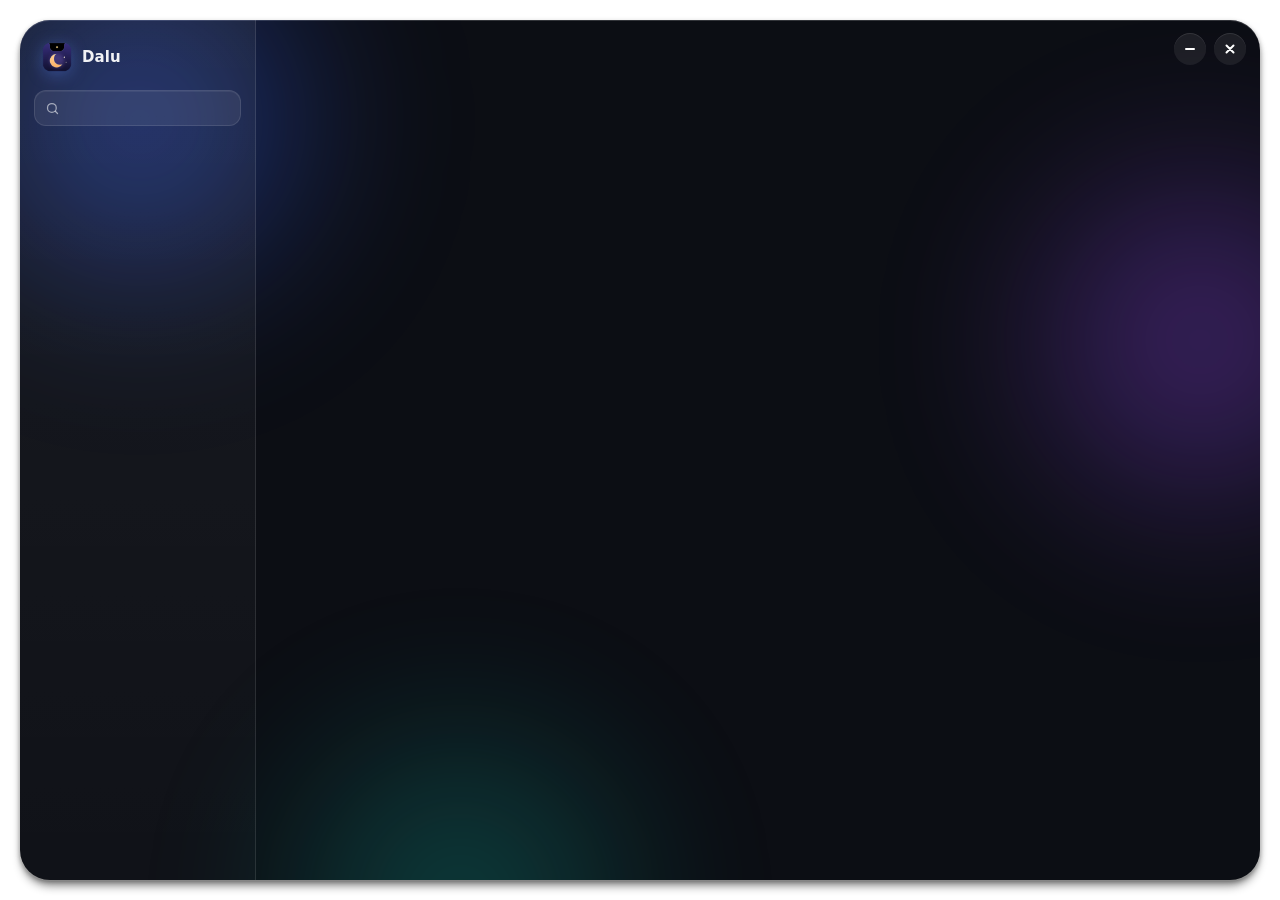
<file: settings.html>
<!DOCTYPE html>
<html lang="ko">
<head>
<meta charset="UTF-8">
<meta name="viewport" content="width=device-width, initial-scale=1.0">
<title>Dalu — Settings</title>
<link rel="stylesheet" href="settings.css">
</head>
<body>
<div class="panel" id="panel">
  <div class="orbs"><i class="orb o1"></i><i class="orb o2"></i><i class="orb o3"></i></div>

  <aside class="side">
    <div class="dragbg pywebview-drag-region"></div>
    <div class="brand"><span class="logo"></span><span id="brandName">Dalu</span></div>
    <label class="search">
      <svg viewBox="0 0 24 24"><circle cx="11" cy="11" r="7"/><path d="M20 20l-3.5-3.5"/></svg>
      <input id="search" type="text" autocomplete="off" spellcheck="false">
    </label>
    <nav class="nav" id="nav"><i class="nav-hl" id="navHl"></i></nav>
    <div class="grow"></div>
    <div class="ver" id="verLine"></div>
  </aside>

  <section class="main">
    <header class="topbar">
      <div class="dragbg pywebview-drag-region"></div>
      <h1 id="pageTitle"></h1>
      <div class="winbtns">
        <button class="min" id="btnMin" aria-label="Minimize"><svg viewBox="0 0 12 12"><path d="M2 6h8"/></svg></button>
        <button class="close" id="btnClose" aria-label="Close"><svg viewBox="0 0 12 12"><path d="M2.5 2.5l7 7M9.5 2.5l-7 7"/></svg></button>
      </div>
    </header>
    <div class="scroll" id="scroll"><div class="page" id="page"></div></div>
    <div class="toast" id="toast"></div>
  </section>
</div>

<script src="icons.js"></script>
<script src="glass.js"></script>
<script src="prefs_shared.js"></script>
<script src="i18n_cjk.js"></script>
<script src="settings_schema.js"></script>
<script src="settings.js"></script>
</body>
</html>
</file>
<file: island.css>
/* SPDX-License-Identifier: PolyForm-Noncommercial-1.0.0
   Copyright (c) 2026 Flirty_BananaMilk — 상업적 이용 금지, 자세한 내용은 LICENSE */
/* 앨범 아트에서 뽑은 색. 등록된 <color> 속성이라 곡이 바뀔 때 색이 부드럽게 전환된다. */
@property --art-a { syntax: '<color>'; inherits: true; initial-value: #2c64b8; }
@property --art-b { syntax: '<color>'; inherits: true; initial-value: #5a3ad0; }
/* 포모도로 링 진행률(0~100). 등록해 두면 값이 바뀔 때 CSS 전환으로 부드럽게 이어진다. */
@property --p { syntax: '<number>'; inherits: true; initial-value: 100; }

:root {
  --ui: 'Segoe UI Variable Text', 'Segoe UI', 'Pretendard', 'Malgun Gothic', system-ui, sans-serif;
  --spring: cubic-bezier(0.34, 1.32, 0.5, 1);
  --spring-hard: cubic-bezier(0.34, 1.56, 0.64, 1);      /* --spring / --spring-hard 는 설정의 '탄성'에 맞춰 prefs.js 가 바꾼다 */
  --ease-out: cubic-bezier(0.22, 1, 0.36, 1);
  --dim: rgba(255, 255, 255, 0.5);
  --inactive: rgba(255, 255, 255, 0.34);
  --art-a: #2c64b8;
  --art-b: #5a3ad0;
  --red: #ff5a6e;
  --green: #33e07a;
  --blue: #2d8cff;
}

* {
  box-sizing: border-box;
  user-select: none;
  -webkit-user-select: none;
  margin: 0;
  padding: 0;
}

html, body {
  background: transparent !important;
  overflow: hidden;
  font-family: var(--ui);
  display: flex;
  justify-content: center;
  align-items: flex-start;
  height: 100vh;
  pointer-events: none;
}
/* body 는 html(flex) 안의 flex 항목이라 폭이 내용(노치)에 맞게 줄어든다. overflow: hidden 이라 그 상자가 곧 '자르는 경계'가 되어서,
   노치가 좌우로 당겨지거나 흔들릴 때 상자 밖으로 나간 끝부분이 직각 경계에 잘렸다. 창 전체 폭으로 넓혀서 노치가 움직일 자리를 둔다. */
html, body { width: 100%; }

input { font-family: inherit; user-select: text; -webkit-user-select: text; }

/* ========================================================
   NOTCH — 순수 검정, 화면 윗면과 이어지는 오목한 '귀', 스프링 전환
   크기는 JS 의 STATES 와 같아야 한다.
   ======================================================== */
.island {
  --w: 300px; --h: 32px; --r: 15px; --e: 10px;
  position: relative;
  width: var(--w);
  height: calc(var(--h) + var(--dk, 0px) + var(--pp, 0px));      /* --dk: 탭 아이콘 독이 열렸을 때 늘어나는 높이, --pp: 알림 띠가 떴을 때 늘어나는 높이(맨 위) */
  background: #000;
  border-radius: 0 0 var(--r) var(--r);
  /* 창은 노치 주변(아래로 약 10px)만 남기고 잘리므로, 그림자도 그 안에서 끝나야 경계가 안 보인다 */
  box-shadow: 0 1px 2px rgba(0, 0, 0, 0.3), 0 4px 8px -3px rgba(0, 0, 0, 0.45);
  color: #fff;
  font-size: 13px;
  line-height: 1;
  pointer-events: auto;
  transition: width 0.62s var(--spring), height 0.62s var(--spring), --r 0.45s ease, --e 0.62s var(--spring);
  isolation: isolate;      /* 귀(::before/::after)를 z-index:-1 로 내용 아래에 두기 위한 쌓임 맥락 */
}

/* 안쪽 내용을 노치 모양으로 자르는 틀. 좌우로 귀 크기(--e)만큼 넓혀 두고(투명 테두리라 안쪽 좌표는 그대로 노치 상자 기준) 모양은 mask 로 자른다:
   노치 본체(아래 모서리 --r) + 양옆 귀의 오목한 곡선. 그래서 앨범색 빛·유리 바탕 같은 노치의 내용이 귀 자리까지 그대로 이어진다(귀가 따로 칠해져 갈라져 보이지 않는다). */
/* 옆면·아래 모서리·귀 곡선은 1px 바깥까지 넓게 자른다: 조각 가장자리는 노치가 움직이는 동안 최대 1px 흔들리는데, 선보다 안쪽으로 들어오면 선의 바깥 한 칸이 잘려 얇아진다.
   바깥으로 나온 1px 는 선 바깥의 그림자 속에 묻힌다. */
.clip {
  position: absolute; inset: 0 calc(-1 * var(--e)); border: solid transparent; border-width: 0 var(--e);
  border-radius: 0 0 var(--r) var(--r);
  -webkit-mask-image:
    linear-gradient(#000 0 0),
    linear-gradient(#000 0 0),
    linear-gradient(#000 0 0),
    linear-gradient(#000 0 0),
    radial-gradient(circle at 100% 0, #000 calc(calc(var(--r) + 1px) - 0.5px), transparent calc(calc(var(--r) + 1px) + 0.5px)),
    radial-gradient(circle at 0 0, #000 calc(calc(var(--r) + 1px) - 0.5px), transparent calc(calc(var(--r) + 1px) + 0.5px)),
    radial-gradient(circle at 0 100%, transparent calc(var(--e) - 1.5px), #000 calc(var(--e) - 0.5px)),
    radial-gradient(circle at 100% 100%, transparent calc(var(--e) - 1.5px), #000 calc(var(--e) - 0.5px));
  mask-image:
    linear-gradient(#000 0 0),
    linear-gradient(#000 0 0),
    linear-gradient(#000 0 0),
    linear-gradient(#000 0 0),
    radial-gradient(circle at 100% 0, #000 calc(calc(var(--r) + 1px) - 0.5px), transparent calc(calc(var(--r) + 1px) + 0.5px)),
    radial-gradient(circle at 0 0, #000 calc(calc(var(--r) + 1px) - 0.5px), transparent calc(calc(var(--r) + 1px) + 0.5px)),
    radial-gradient(circle at 0 100%, transparent calc(var(--e) - 1.5px), #000 calc(var(--e) - 0.5px)),
    radial-gradient(circle at 100% 100%, transparent calc(var(--e) - 1.5px), #000 calc(var(--e) - 0.5px));
  -webkit-mask-size:
    calc(50% + 1px + 1px) calc(100% - var(--r) + 1px),
    calc(50% + 1px + 1px) calc(100% - var(--r) + 1px),
    calc(50% - var(--r) + 2px) calc(100% + 1px),
    calc(50% - var(--r) + 2px) calc(100% + 1px),
    calc(var(--r) + 1px) calc(var(--r) + 1px),
    calc(var(--r) + 1px) calc(var(--r) + 1px),
    calc(var(--e) + 1px) var(--e),
    calc(var(--e) + 1px) var(--e);
  mask-size:
    calc(50% + 1px + 1px) calc(100% - var(--r) + 1px),
    calc(50% + 1px + 1px) calc(100% - var(--r) + 1px),
    calc(50% - var(--r) + 2px) calc(100% + 1px),
    calc(50% - var(--r) + 2px) calc(100% + 1px),
    calc(var(--r) + 1px) calc(var(--r) + 1px),
    calc(var(--r) + 1px) calc(var(--r) + 1px),
    calc(var(--e) + 1px) var(--e),
    calc(var(--e) + 1px) var(--e);
  -webkit-mask-position:
    left -1px top 0,
    right -1px top 0,
    left calc(var(--r) - 1px) top 0,
    right calc(var(--r) - 1px) top 0,
    left -1px bottom -1px,
    right -1px bottom -1px,
    left calc(-1 * var(--e)) top 0,
    right calc(-1 * var(--e)) top 0;
  mask-position:
    left -1px top 0,
    right -1px top 0,
    left calc(var(--r) - 1px) top 0,
    right calc(var(--r) - 1px) top 0,
    left -1px bottom -1px,
    right -1px bottom -1px,
    left calc(-1 * var(--e)) top 0,
    right calc(-1 * var(--e)) top 0;
  -webkit-mask-origin: padding-box; mask-origin: padding-box;      /* 조각 위치의 기준은 노치 본체 상자(귀 쪽 투명 테두리 안쪽): 귀 크기가 소수일 때도 같은 기준 */
  -webkit-mask-clip: border-box; mask-clip: border-box;
  -webkit-mask-repeat: no-repeat; mask-repeat: no-repeat;
}
/* 배경 빛(.ambient/.glow)과 레이어는 전환 중에 섬보다 잠깐 크거나 어긋나는데, 레이어 각각의 overflow/border-radius 로는 둥근 모서리가
   깔끔히 잘리지 않았다(전환 첫 프레임들에서 아래 모서리 바깥으로 빛이 네모로 번짐). 섬 안쪽 전체를 이 틀 하나로 자른다. */

/* 귀: 노치 윗면 양옆을 화면 가장자리와 부드럽게 이어 붙이는 오목한 모서리 */
.island::before, .island::after {
  content: "";
  position: absolute;
  z-index: -1;      /* 내용(.clip) 아래: 내용이 귀 자리까지 이어져 그려진다 */
  top: 0;
  width: var(--e);
  height: var(--e);
}
.island::before {
  right: 100%;
  background: radial-gradient(circle at 0 100%, transparent calc(var(--e) - 0.5px), var(--ear, #000) calc(var(--e) + 0.5px));
}
.island::after {
  left: 100%;
  background: radial-gradient(circle at 100% 100%, transparent calc(var(--e) - 0.5px), var(--ear, #000) calc(var(--e) + 0.5px));
}

.island[data-s="slim"] { --w: 92px; --h: 6px; --r: 4px; --e: 3px; }
.island[data-s="idle"] { --w: 150px; --h: 30px; --r: 14px; --e: 10px; }
.island[data-s="mini"]   { --w: 300px; --h: 32px;  --r: 15px; --e: 10px; }
.island[data-s="mini"][data-chip="1"] { --w: 360px; }
.island.compact[data-s="mini"] { --w: 190px; --h: 30px; --r: 14px; }
/* 백그라운드 보컬(소괄호 에코)이 나오는 동안만 작은 노치가 아래로 조금 늘어나 그 줄을 보여 준다 */
.island[data-s="mini"][data-bg="1"] { --h: 56px; --r: 20px; }
.island.compact[data-s="mini"][data-bg="1"] { --h: 30px; --r: 14px; }          /* 컴팩트에서는 늘어나지 않는다(위의 컴팩트 규칙이 같은 우선순위라 뒤의 이 규칙이 이기지 못하고 56px 이 되던 것을 막는다) */
.island.compact[data-s="mini"][data-chip="1"] { --w: 250px; }
.island[data-s="peek"][data-pk="track"] { --w: 340px; --h: 62px; --r: 20px; --e: 13px; }
.island[data-s="peek"][data-pk="info"]  { --w: 310px; --h: 60px; --r: 19px; --e: 13px; }
.island[data-s="peek"][data-pk="msg"]   { --w: 240px; --h: 40px; --r: 18px; --e: 12px; }
.island[data-s="music"], .island[data-s="pomo"], .island[data-s="water"],
.island[data-s="todo"], .island[data-s="buds"], .island[data-s="timer"], .island[data-s="clip"], .island[data-s="agenda"], .island[data-s="launcher"], .island[data-s="sys"], .island[data-s="power"], .island[data-s="phone"], .island[data-s="perf"], .island[data-s="weather"], .island[data-s="plugins"] { --w: 420px; --h: 140px; --r: 32px; --e: 22px; }
/* 선반은 파일이 여러 개 놓이므로 더 크게 (노치도 확장되면 꽤 커진다) */
.island[data-s="shelf"] { --w: 560px; --h: 172px; --r: 34px; --e: 24px; }
.island[data-s="lyrics"] { --w: 520px; --h: 140px; --r: 32px; --e: 22px; }

/* 레이어: 상태(data-s)에 맞는 레이어만 나타난다. 나갈 땐 빠르게, 들어올 땐 노치가 자리 잡은 뒤 서서히. */
.ly {
  position: absolute;
  inset: 0;
  overflow: visible;      /* 자르는 건 바깥 .clip(노치 모양 + 귀)이 한다: 앨범색 빛(.ambient)·페이지 빛(.glow)이 귀 자리까지 이어져 그려지도록 */
  border-radius: inherit;
  opacity: 0;
  transform: scale(0.97);
  transform-origin: 50% 0;
  pointer-events: none;
  /* 전체 레이어에 blur 필터를 걸면 매 프레임 GPU 오프스크린 패스가 늘어 다른 앱이 GPU 를 쓸 때 프레임이 끊긴다(실측).
     배경이 순수 검정이라 시각 효과는 거의 없으므로 opacity + scale 만 쓴다. */
  /* 레이어를 visibility 로 숨기면(상속 속성) 빠르게 연달아 전환할 때 크롬이 자손 요소의 상속값을 갱신하지 못하고
     'hidden' 으로 남겨 링 안의 시간·제목·배터리 링 같은 요소가 안 보이는 일이 생겼다(실측 30~100%).
     그래서 나간 레이어는 페이드가 끝난 뒤 JS 가 .off(display:none)를 붙여 치우고, 들어올 땐 즉시 뗀다 —
     display 가 바뀌면 자손 스타일이 처음부터 다시 계산되어 이 문제가 없고, 숨은 레이어가 레이아웃에서 빠지는 덤도 있다. */
  margin-top: var(--pp, 0px); margin-bottom: calc(-1 * var(--pp, 0px));      /* 알림 띠가 뜨면 내용은 그만큼 아래로(크기는 그대로). translate 를 쓰면 탭 전환 애니메이션(translate 를 덮어씀)과 겹쳐 내용이 어긋난 채 남았다 */
  transition: opacity 0.12s ease, transform 0.2s ease, margin-top 0.62s var(--spring), margin-bottom 0.62s var(--spring);
}
.ly.off { display: none; }
.island[data-s="idle"]   .l-idle,
.island[data-s="mini"]   .l-mini,
.island[data-s="peek"]   .l-peek,
.island[data-s="music"]  .l-player,
.island[data-s="lyrics"] .l-player,
.island[data-s="pomo"]   .l-pomo,
.island[data-s="water"]  .l-water,
.island[data-s="shelf"]  .l-shelf,
.island[data-s="buds"]   .l-buds,
.island[data-s="todo"]   .l-todo,
.island[data-s="timer"]  .l-timer,
.island[data-s="clip"]   .l-clip,
.island[data-s="agenda"] .l-agenda,
.island[data-s="launcher"] .l-launcher,
.island[data-s="sys"] .l-sys,
.island[data-s="power"] .l-power, .island[data-s="phone"] .l-phone,
.island[data-s="perf"] .l-perf,
.island[data-s="weather"] .l-weather,
.island[data-s="plugins"] .l-plugins {
  opacity: 1;
  transform: none;
  pointer-events: auto;
  transition: opacity 0.32s ease 0.1s, transform 0.6s var(--spring) 0.1s, margin-top 0.62s var(--spring), margin-bottom 0.62s var(--spring);      /* margin-*: 알림 띠가 뜨고 질 때 모든 페이지의 내용이 앨범 그림·노치 높이와 같은 스프링으로 내려갔다 올라온다(여기서 빠지면 내용만 뚝 움직인다) */
}

.a { position: absolute; }
.dim { color: var(--dim); }
.hidden { display: none !important; }

/* ---------- 앨범 아트 ---------- */
.art-box {
  position: relative;
  overflow: hidden;
  background: #1c1d22;
  display: grid;
  place-items: center;
  flex-shrink: 0;
}
.art-box img { position: absolute; inset: 0; width: 100%; height: 100%; object-fit: cover; display: none; }
.art-box.has img { display: block; }
.art-box.has .note { display: none; }
.art-box .note { color: var(--dim); font-size: 14px; }

/* 공유 앨범 아트: 상태에 따라 위치·크기가 변하며 이동한다.
   위치/크기를 left/top/width/height 로 움직이면 매 프레임 레이아웃과 이미지 재래스터가 필요해서, 주사율이 높은 화면
   (이 노트북은 240Hz)에서 프레임 예산을 넘어 끊겼다(실측: 이 전환만 끄면 손실 프레임 24% -> 4.5%).
   그래서 요소는 가장 큰 크기(76px)로 고정해 두고 translate + scale(transform)로만 움직인다 — 컴포지터가 처리한다. */
.art-main {
  position: absolute; left: 0; top: 0; width: 76px; height: 76px; border-radius: 18px;
  transform-origin: 0 0; transform: translate(12px, 5px) scale(0.28947);          /* mini: 22px */
  opacity: 0; z-index: 2; pointer-events: none; overflow: visible; background: transparent;
  box-shadow: 0 2px 5px rgba(0, 0, 0, 0.45);
  margin-top: var(--pp, 0px);
  transition: transform 0.62s var(--spring), opacity 0.3s ease, box-shadow 0.4s ease, margin-top 0.62s var(--spring);
}
/* 일시정지 중에는 앨범 아트가 작아지고 어두워지며 일시정지 표시(❚❚)가 겹친다. 다시 재생되면 재생 표시(▶)가 잠깐 나온 뒤 사라진다 */
.art-pause { position: absolute; inset: 0; display: grid; place-items: center; background: rgba(0, 0, 0, 0.5); opacity: 0; transition: opacity 0.25s ease; pointer-events: none; }
.art-pause svg { grid-area: 1 / 1; width: 36%; height: 36%; fill: #fff; filter: drop-shadow(0 1px 2px rgba(0, 0, 0, 0.5)); }
.art-pause .ap-play { opacity: 0; }
.island:not(.playing)[data-s="mini"] .art-pause, .island:not(.playing)[data-s="peek"][data-pk="track"] .art-pause, .island:not(.playing)[data-s="music"] .art-pause, .island:not(.playing)[data-s="lyrics"] .art-pause { opacity: 1; }
.island.art-flash .art-pause { opacity: 1; background: rgba(0, 0, 0, 0.35); }
.island.art-flash .art-pause .ap-pause { opacity: 0; }
.island.art-flash .art-pause .ap-play { opacity: 1; }
/* 안쪽: 이미지/배경을 담고, 일시정지·숨김 때의 크기 변화(scale)를 맡는다 (가운데 기준) */
.art-in {
  position: absolute; inset: 0; border-radius: inherit; overflow: hidden; background: #1c1d22;
  display: grid; place-items: center; scale: 0.6;
  transition: scale 0.5s var(--spring-hard);
}
.island[data-s="mini"] .art-main,
.island[data-s="peek"][data-pk="track"] .art-main,
.island[data-s="music"] .art-main,
.island[data-s="lyrics"] .art-main { opacity: 1; }
.island[data-s="mini"] .art-in,
.island[data-s="peek"][data-pk="track"] .art-in,
.island[data-s="music"] .art-in,
.island[data-s="lyrics"] .art-in { scale: 1; }
/* 일시정지 중엔 살짝 작아졌다가, 재생하면 탄성 있게 돌아온다 */
.island:not(.playing)[data-s="mini"] .art-in,
.island:not(.playing)[data-s="peek"][data-pk="track"] .art-in,
.island:not(.playing)[data-s="music"] .art-in,
.island:not(.playing)[data-s="lyrics"] .art-in { scale: 0.9; }
.island.compact[data-s="mini"] .art-main { transform: translate(12px, 4px) scale(0.28947); }
.island[data-s="peek"][data-pk="track"] .art-main { transform: translate(14px, 9px) scale(0.52632); }        /* 40px */
.island[data-s="music"] .art-main { transform: translate(22px, 16px) scale(1); box-shadow: 0 4px 12px rgba(0, 0, 0, 0.4); }
.island[data-s="lyrics"] .art-main { transform: translate(22px, 16px) scale(0.63158); box-shadow: 0 3px 10px rgba(0, 0, 0, 0.4); }   /* 48px */
.art-slot { width: 22px; height: 22px; flex-shrink: 0; }

/* ---------- IDLE: 시계 / 타이머 ---------- */
.clock {
  position: absolute;
  inset: 0;
  display: flex;            /* grid 로 두면 텍스트/콜론이 각각 별도 칸이 되어 세로로 쌓인다 */
  align-items: center;
  justify-content: center;
  font-size: 13px;
  font-weight: 600;
  letter-spacing: 0.3px;
  font-variant-numeric: tabular-nums;
}
.clock i { font-style: normal; margin: 0 1px; animation: colon 2s ease-in-out infinite; }
.clock small { font-size: 9px; margin-left: 3px; opacity: 0.6; letter-spacing: 0.3px; }
@keyframes colon { 0%, 100% { opacity: 1; } 50% { opacity: 0.25; } }
.island[data-timer="1"] .clock { display: none; }
.idle-timer { position: absolute; inset: 0; display: none; align-items: center; justify-content: center; gap: 7px; }
.island[data-timer="1"] .idle-timer { display: flex; }
/* 보조 노치가 켜져 있으면 타이머는 보조 노치가 보여 준다: 쉬는 큰 노치는 시계를 그대로 둔다(양쪽에 같은 타이머가 뜨지 않게) */
html[data-sat="1"] .island[data-timer="1"] .clock { display: flex; }
html[data-sat="1"] .island[data-timer="1"] .idle-timer { display: none; }

/* 타이머 칩 (링 + 남은 시간) */
.tchip { display: flex; align-items: center; gap: 6px; font-size: 12px; font-weight: 600; font-variant-numeric: tabular-nums; flex-shrink: 0; }
.tring {
  width: 14px; height: 14px; border-radius: 50%;
  --c: var(--red);
  background: conic-gradient(var(--c) calc(var(--p) * 1%), rgba(255, 255, 255, 0.18) 0);
  -webkit-mask: radial-gradient(circle, transparent 4px, #000 4.5px);
  mask: radial-gradient(circle, transparent 4px, #000 4.5px);
  transition: --p 1s linear;
}
.island[data-pm="break"] .tring, .island[data-pm="break"] .pring { --c: var(--green); }

/* ---------- MINI: 접힌 상태 (아트 + 실시간 가사 + 타이머 칩 + 이퀄라이저) ---------- */
.l-mini { display: flex; align-items: center; justify-content: space-between; padding: 0 12px; gap: 0; bottom: auto; height: 32px; }   /* 첫 줄은 항상 위 32px 에 고정: 노치가 늘어나도 아트/가사/막대가 내려가지 않는다 */
.island.compact .l-mini { height: 30px; }
.l-mini { overflow: visible; }      /* 늘어난 노치에 나오는 백그라운드 줄이 잘리지 않게 (바깥 .clip 이 노치 모양으로 자른다) */
.l-mini .tchip { display: none; margin-right: 8px; }
.island[data-chip="1"] .l-mini .tchip { display: flex; }

.mini-lyric-box {
  flex-grow: 1;
  min-width: 0;
  margin-left: 14px;
  margin-right: 10px;
  height: 24px;
  /* 글로우가 위아래에서 잘리지 않도록 여유를 두고 음수 마진으로 레이아웃은 유지 */
  padding: 5px 0;
  margin-top: -5px;
  margin-bottom: -5px;
  overflow: hidden;
  position: relative;
  display: flex;
  align-items: center;
  box-sizing: content-box;
}
.island.compact .mini-lyric-box { display: none; }
/* 작은 노치: 가사 칸이 없어서 비는 가운데에 시계를 보인다 (설정 '작은 노치에서 시계' 로 끌 수 있다) */
.mini-clock { display: none; }
.island.compact.cclock .mini-clock { display: flex; flex: 1; min-width: 0; align-items: center; justify-content: center; font-size: 12px; font-weight: 600; letter-spacing: 0.3px; font-variant-numeric: tabular-nums; color: rgba(255, 255, 255, 0.92); white-space: nowrap; }
.mini-clock i { font-style: normal; margin: 0 1px; animation: colon 2s ease-in-out infinite; }
.mini-clock small { font-size: 8.5px; margin-left: 3px; opacity: 0.6; }

/* 비네트: 스크롤될 때만, 글자가 실제로 가려지는 쪽에서만 가장자리가 흐려진다.
   --fl / --fr (px) 은 JS 가 스크롤 위치에 따라 갱신한다. */
.mini-lyric-box.scrolling {
  mask-image: linear-gradient(90deg, transparent 0px, black var(--fl, 0px), black calc(100% - var(--fr, 0px)), transparent 100%);
  -webkit-mask-image: linear-gradient(90deg, transparent 0px, black var(--fl, 0px), black calc(100% - var(--fr, 0px)), transparent 100%);
}

.mini-lyric-line {
  font-size: calc(12.5px * var(--lyric-scale, 1));
  font-weight: 600;
  white-space: nowrap;
  letter-spacing: -0.15px;
  color: var(--inactive);
  display: inline-block;
  will-change: transform;
}
/* 가사가 없거나 꺼져 있을 때: 곡 정보를 가운데에 한 줄로(길면 말줄임) */
.mini-lyric-line.static {
  display: block;
  width: 100%;
  text-align: center;
  overflow: hidden;
  text-overflow: ellipsis;
  color: rgba(255, 255, 255, 0.78);
}
/* 단어 하이라이트: 기본(흐린) 글자 위에 같은 글자(::after, 흰색)를 얹고 clip-path 로 진행한 만큼만 보이게 한다.
   예전에는 background-clip:text + 투명 글자 + drop-shadow 를 썼는데, 그 상태에서 '완료'(일반 글자)로 바뀌는 순간
   글자 래스터와 글로우가 달라져 가사 모양이 살짝 바뀌어 보였다. 진행 중 -> 완료로 바뀌는 순간에 글자와 글로우가 같아서
   픽셀이 변하지 않고, 글로우는 그 뒤에 서서히 꺼진다. (굵기도 바꾸지 않는다: 폭이 바뀌면 줄 전체가 밀린다) */
.mini-word, .w { display: inline-block; position: relative; --glow: 0 0 5px rgba(255, 255, 255, 0.26); }
.mini-word { color: var(--inactive); }
.mini-word::after, .w::after {
  content: attr(data-t); position: absolute; left: 0; top: 0; white-space: pre; pointer-events: none;
  color: #fff; text-shadow: var(--glow);
  clip-path: inset(-10px 100% -10px -10px);      /* 위/아래/왼쪽은 글로우가 잘리지 않게 여유를 둔다 */
}
.mini-word.active::after, .w.active::after { clip-path: inset(-10px calc(100% - var(--wp, 0%)) -10px -10px); }
.mini-word.completed, .w.completed { color: #fff; animation: glow-off 0.8s ease-out; }   /* 진행 중의 글로우가 완료되면서 서서히 꺼진다 */
.mini-word.completed.instant, .w.completed.instant { animation: none; }                /* 건너뛰어 완료된 단어(되감기/줄 중간 진입)는 글로우 없이 바로 */
.mini-word.completed::after, .w.completed::after { display: none; }
@keyframes glow-off { from { text-shadow: var(--glow); } to { text-shadow: 0 0 0 rgba(255, 255, 255, 0); } }
.mini-lyric-line.line-sync {
  color: #fff !important;
  -webkit-text-fill-color: #fff !important;
}

/* 비주얼라이저: 막대 높이(scaleY)는 JS 가 실제 오디오 레벨로 구동한다 (고정 주기 애니메이션은 기계적으로 보인다) */
.bars { display: flex; gap: 2px; align-items: center; height: 14px; flex-shrink: 0; }
.bars i { width: 2.2px; height: 100%; border-radius: 2px; background: #fff; transform: scaleY(0.16); transform-origin: center; will-change: transform; }

/* ---------- 간주 3-dot ---------- */
.cider-dots { display: none; align-items: center; justify-content: center; height: 100%; width: 100%; gap: 7px; }
.cider-dots.active {
  display: flex;
  animation: dotsIn 0.38s cubic-bezier(0.16, 1, 0.3, 1), dotsBreathe 2.6s ease-in-out 0.38s infinite;
}
@keyframes dotsIn { from { opacity: 0; transform: scale(0.7); } to { opacity: 1; transform: scale(1); } }
@keyframes dotsBreathe { 0%, 100% { transform: scale(1); } 50% { transform: scale(1.09); } }
.dot-item {
  position: relative; width: 6px; height: 6px; border-radius: 50%;
  background: rgba(255, 255, 255, 0.25); overflow: hidden;
  transition: transform 0.18s ease, background 0.18s ease;
}
.dot-fill { position: absolute; top: 0; left: 0; height: 100%; width: 0%; background: #fff; border-radius: 50%; }
.dot-item.filled { background: #fff; box-shadow: 0 0 6px rgba(255, 255, 255, 0.9); transform: scale(1.2); }
#miniDots .dot-item { width: 5.5px; height: 5.5px; }

/* ---------- PEEK: 곡이 바뀔 때 / 알림 ---------- */
.l-peek { display: flex; align-items: center; padding: 0 16px 4px 14px; gap: 12px; }
.l-peek .art-slot { width: 40px; height: 40px; }
.pk-text { min-width: 0; flex: 1; display: flex; flex-direction: column; gap: 5px; }
.pk-title { font-size: 14px; font-weight: 600; white-space: nowrap; overflow: hidden; text-overflow: ellipsis; line-height: 1.25; }
.pk-artist:empty, .pb-sub:empty { display: none; }
.pk-ico[hidden] { display: none; }
.pk-artist { font-size: 12px; color: var(--dim); white-space: nowrap; overflow: hidden; text-overflow: ellipsis; line-height: 1.25; }
.pk-track { display: contents; }
.pk-info { display: none; align-items: center; gap: 12px; width: 100%; min-width: 0; }
.pk-msg { display: none; width: 100%; text-align: center; font-size: 12.5px; font-weight: 600; }
.island[data-pk="info"] .pk-track, .island[data-pk="msg"] .pk-track { display: none; }
.island[data-pk="info"] .pk-info { display: flex; }
.island[data-pk="msg"] .pk-msg { display: block; }
.island[data-pk="msg"] .l-peek { justify-content: center; padding: 0 14px; }
.pk-ico {
  width: 34px; height: 34px; border-radius: 50%; flex-shrink: 0;
  display: grid; place-items: center;
  background: rgba(255, 255, 255, 0.14);
  --ic: #fff;
}
.pk-ico svg { width: 18px; height: 18px; fill: var(--ic); }
.pk-ico svg.uic, .popbar .pb-ico svg.uic { fill: none; stroke: var(--ic); }          /* 선 그림(icons.js)은 채우지 않는다 */
.pk-ico[data-tone="img"], .popbar .pb-ico[data-tone="img"] { background: transparent; }
.pk-ico img { width: 100%; height: 100%; object-fit: contain; border-radius: 22%; display: block; }
.pk-ico.thumb img, .popbar .pb-ico.thumb img { object-fit: cover; border-radius: 28%; }
/* 짧은 글자 아이콘('txt', 'img'): 그림 대신 글자로 종류를 알린다 */
.pk-ico[data-tone="badge"], .popbar .pb-ico[data-tone="badge"] { background: rgba(255, 255, 255, 0.16); }
.ico-badge { font: 700 10px/1 "Segoe UI", "Malgun Gothic", sans-serif; letter-spacing: 0.02em; color: rgba(255, 255, 255, 0.92); }
.popbar .pb-ico .ico-badge { font-size: 9px; }
.popbar .pb-ico img { width: 24px; height: 24px; object-fit: contain; border-radius: 22%; display: block; }
.ph-card-app img { width: 18px; height: 18px; object-fit: contain; border-radius: 22%; display: block; }
.pk-ico[data-tone="green"] { background: rgba(51, 224, 122, 0.2); --ic: var(--green); }
.pk-ico[data-tone="red"] { background: rgba(255, 90, 110, 0.22); --ic: var(--red); }
.pk-ico[data-tone="blue"] { background: rgba(45, 140, 255, 0.22); --ic: #5fb0ff; }
.pk-meter { width: 74px; height: 5px; border-radius: 3px; background: rgba(255, 255, 255, 0.2); overflow: hidden; flex-shrink: 0; display: none; }
.pk-meter i { display: block; height: 100%; width: 0%; background: #fff; border-radius: 3px; transition: width 0.2s ease-out; }
.pk-meter.on { display: block; }

/* ========================================================
   MUSIC / LYRICS 및 기능 페이지 공통
   ======================================================== */
/* 앨범색 앰비언트: 천천히 떠다니는 두 겹의 색 번짐 */
/* 섬 크기(inset:0)를 따라가면 너비 전환 동안 큰 그라데이션을 매 프레임 다시 그린다 -> 고정 크기(가장 넓은 520 + 여유)로 가운데에 둔다 */
.ambient { position: absolute; left: 50%; top: 0; width: 740px; height: calc(200px + var(--pp, 0px)); margin-left: -370px; overflow: hidden; pointer-events: none; margin-top: calc(-1 * var(--pp, 0px)); transition: margin-top 0.62s var(--spring); }   /* 알림 띠가 뜰 때 내용(레이어)은 내려가지만 앨범색 빛은 띠 뒤까지 이어진다(띠만 검은 줄로 보이지 않게) */
/* 배경 빛은 섬 크기를 따라가지 않고(따라가면 너비가 변하는 동안 큰 그라데이션을 매 프레임 다시 그려 끊긴다) 고정 크기로 둔다.
   그 상자는 섬이 갈 수 있는 가장 큰 크기(창 740x200, 스프링 오버슈트 포함)를 항상 덮어야 한다 — 예전엔 560x140 이라 전환 중에 섬이
   상자 밖으로 최대 100px 넘어가 가장자리에 빛이 안 닿는 띠가 생겼다. 그라데이션 위치는 섬 가운데 기준 px 로 정해 상자가 커져도 같은 자리에 온다. */
.ambient::before {
  content: ""; position: absolute; left: -60px; right: -60px; top: -30px; bottom: -30px;
  background:
    radial-gradient(336px 98px at calc(50% + 129px) 47px, var(--art-a) 0%, transparent 70%),
    radial-gradient(308px 105px at calc(50% - 179px) 170px, var(--art-b) 0%, transparent 72%);
  opacity: 0.9;
  animation: drift 16s ease-in-out infinite alternate;
  animation-play-state: paused;
}
.island.playing[data-s="music"] .ambient::before,
.island.playing[data-s="lyrics"] .ambient::before { animation-play-state: running; }
.l-player .ambient { opacity: min(1, calc(0.5 * var(--glow-str, 1))); transition: opacity 0.8s ease, margin-top 0.62s var(--spring); }      /* margin-top: 알림 띠가 뜨고 질 때 빛이 내용과 같은 스프링으로 따라가야 한다(빠지면 띠 높이만큼 빛이 튀어서 까만 띠가 보인다) */
.l-player[data-mode="lyrics"] .ambient { opacity: min(1, calc(0.9 * var(--glow-str, 1))); }
@keyframes drift {
  from { transform: translate3d(-3%, 2%, 0) scale(1.05); }
  to   { transform: translate3d(3%, -3%, 0) scale(1.18); }
}
/* 기능별 은은한 배경 빛 */
.glow { position: absolute; left: 50%; top: 0; width: 740px; height: calc(200px + var(--pp, 0px)); margin-left: -370px; pointer-events: none; margin-top: calc(-1 * var(--pp, 0px)); transition: margin-top 0.62s var(--spring); }   /* 고정 크기(.ambient 설명 참고): 섬이 어떤 크기여도 덮고, 그라데이션은 가운데 기준 px 위치 */
.glow-pomo { background: radial-gradient(202px 133px at calc(50% - 126px) 77px, rgba(255, 60, 60, 0.26), transparent 70%); }
.island[data-pm="break"] .glow-pomo { background: radial-gradient(202px 133px at calc(50% - 126px) 77px, rgba(51, 224, 122, 0.22), transparent 70%); }
.glow-water { background: radial-gradient(252px 126px at calc(50% - 160px) 98px, rgba(45, 140, 255, 0.24), transparent 72%); }
.glow-buds { background: radial-gradient(252px 140px at calc(50% + 147px) 70px, rgba(95, 176, 255, 0.2), transparent 72%); }
.glow-todo { background: radial-gradient(252px 126px at calc(50% + 160px) 56px, rgba(51, 224, 122, 0.14), transparent 72%); }
.glow-shelf { background: radial-gradient(448px 189px at 50% 172px, rgba(255, 255, 255, 0.07), transparent 70%); transition: background 0.4s ease, margin-top 0.62s var(--spring); }
body.dragging-files .glow-shelf { background: linear-gradient(90deg, rgba(45, 140, 255, 0.35), rgba(123, 75, 255, 0.35)) center / 560px 100% no-repeat; }   /* 선반 크기(560px) 만큼만 */

.ttl { font-weight: 600; white-space: nowrap; overflow: hidden; text-overflow: ellipsis; line-height: 1.3; }
.sub { color: var(--dim); white-space: nowrap; overflow: hidden; text-overflow: ellipsis; line-height: 1.3; }

.controls { display: flex; align-items: center; justify-content: center; gap: 8px; }
.btn-ctrl {
  width: 34px; height: 34px; border: none; border-radius: 50%;
  background: transparent; display: grid; place-items: center; cursor: pointer;
  transition: background 0.15s ease, transform 0.12s ease, width 0.5s var(--ease-out), height 0.5s var(--ease-out);
}
.btn-ctrl:hover { background: rgba(255, 255, 255, 0.14); }
.btn-ctrl:active { transform: scale(0.88); }
.btn-ctrl svg { width: 18px; height: 18px; fill: #fff; }
.btn-ctrl.big { width: 42px; height: 42px; }
.btn-ctrl.big svg { width: 24px; height: 24px; }
/* 켜고 끄는 버튼(가사 표시 / 셔플 / 반복): 켜져 있으면 아이콘이 또렷해지고 옅은 원 배경이 생긴다 */
.btn-ctrl.lyr-toggle svg, .btn-ctrl.mode svg { width: 17px; height: 15px; opacity: 0.55; transition: opacity 0.2s; }
.btn-ctrl.mode svg { width: 16px; height: 16px; }
.btn-ctrl.lyr-toggle.on, .btn-ctrl.mode.on { background: rgba(255, 255, 255, 0.2); }
.btn-ctrl.lyr-toggle.on svg, .btn-ctrl.mode.on svg { fill: #fff; opacity: 1; }
.btn-ctrl.lyr-toggle.on:hover, .btn-ctrl.mode.on:hover { background: rgba(255, 255, 255, 0.3); }

.prog-hit { position: absolute; height: 16px; cursor: pointer; display: flex; align-items: center; }
.prog { width: 100%; height: 4px; border-radius: 2px; background: rgba(255, 255, 255, 0.22); overflow: hidden; transition: height 0.15s ease; }
.prog-hit:hover .prog, .prog-hit.scrubbing .prog { height: 6px; }
.prog-hit { touch-action: none; user-select: none; }
.prog-hit.scrubbing { cursor: grabbing; }
.prog i { display: block; height: 100%; width: 0%; background: #fff; border-radius: 2px; }
.times { position: absolute; display: flex; justify-content: space-between; font-size: 10.5px; color: var(--dim); font-variant-numeric: tabular-nums; }

/* 페이지 도트 */
.dots {
  position: absolute; left: 50%; top: 133px; transform: translate(-50%, -50%);
  display: flex; gap: 4.5px; align-items: center;
  padding: 4px 10px;      /* 마우스를 올리는 영역을 점보다 넓게 */
  opacity: 0; pointer-events: none; z-index: 3;
  margin-top: var(--pp, 0px);
  transition: opacity 0.2s ease, top 0.62s var(--spring), gap 0.5s var(--spring), margin-top 0.62s var(--spring);
}
.island[data-s="music"] .dots, .island[data-s="lyrics"] .dots, .island[data-s="pomo"] .dots,
.island[data-s="water"] .dots, .island[data-s="shelf"] .dots, .island[data-s="todo"] .dots, .island[data-s="buds"] .dots,
.island[data-s="timer"] .dots, .island[data-s="clip"] .dots, .island[data-s="agenda"] .dots, .island[data-s="launcher"] .dots, .island[data-s="sys"] .dots, .island[data-s="power"] .dots, .island[data-s="phone"] .dots, .island[data-s="perf"] .dots, .island[data-s="weather"] .dots, .island[data-s="plugins"] .dots {
  opacity: 1; pointer-events: auto; transition: opacity 0.32s ease 0.2s, margin-top 0.62s var(--spring);
}
.dots i {
  width: 3.6px; height: 3.6px; border-radius: 2px;
  background: rgba(255, 255, 255, 0.45);
  cursor: pointer;
  transition: width 0.45s var(--spring), height 0.45s var(--spring), border-width 0.45s var(--spring), margin 0.45s var(--spring), border-radius 0.45s var(--spring), background 0.3s;
  color: #fff; display: grid; place-items: center; overflow: hidden;
  /* 작은 점이라 클릭 영역을 투명 패딩으로 넓힌다 */
  box-sizing: content-box; border: 6px solid transparent; background-clip: padding-box; margin: -6px;
}
.dots i.on { width: 15px; background-color: #fff; }

/* 고정(핀) 버튼 */
.btn-pin {
  position: absolute; top: 16px; right: 18px; width: 24px; height: 24px;          /* 중심이 머리줄(제목·작은 버튼) 중심과 같은 높이(위에서 28px) */
  border: none; border-radius: 8px; background: transparent;
  display: grid; place-items: center; cursor: pointer;
  opacity: 0; pointer-events: none; z-index: 3;
  margin-top: var(--pp, 0px);
  transition: background 0.15s ease, opacity 0.2s ease, margin-top 0.62s var(--spring);
}
.island[data-s="music"] .btn-pin, .island[data-s="lyrics"] .btn-pin, .island[data-s="pomo"] .btn-pin,
.island[data-s="water"] .btn-pin, .island[data-s="shelf"] .btn-pin, .island[data-s="todo"] .btn-pin, .island[data-s="buds"] .btn-pin,
.island[data-s="timer"] .btn-pin, .island[data-s="clip"] .btn-pin, .island[data-s="agenda"] .btn-pin, .island[data-s="launcher"] .btn-pin, .island[data-s="sys"] .btn-pin, .island[data-s="power"] .btn-pin, .island[data-s="phone"] .btn-pin, .island[data-s="perf"] .btn-pin, .island[data-s="weather"] .btn-pin, .island[data-s="plugins"] .btn-pin {
  opacity: 1; pointer-events: auto; transition: background 0.15s ease, opacity 0.32s ease 0.2s, margin-top 0.62s var(--spring);
}
.btn-pin:hover { background: rgba(255, 255, 255, 0.14); }

/* 새 버전 칩: 펼친 노치 왼쪽 아래(점 줄과 같은 높이). 모든 페이지에서 이 줄은 비어 있다(음악 페이지의 경과 시간이 y 124 까지라 13px 높이로 바닥에 붙인다).
   새 버전이 확인돼 있으면 업데이트할 때까지 남고, 누르면 앱 안에서 받아 설치한다. 점이 큰 아이콘으로 바뀐 독이 열려 있는 동안은 숨긴다(같은 줄을 쓴다). */
.upd-chip {
  position: absolute; bottom: 2px; left: 24px; height: 13px; padding: 0 7px 0 5px; border: none; border-radius: 7px;
  background: rgba(110, 170, 255, 0.2); color: #a9ceff; font: inherit; font-size: 9.5px; font-weight: 600; line-height: 13px; white-space: nowrap;
  display: none; align-items: center; gap: 3px; cursor: pointer;
  opacity: 0; pointer-events: none; z-index: 3;
  transition: background 0.15s ease, color 0.15s ease, opacity 0.2s ease;
}
.upd-chip.has { display: inline-flex; }
.upd-chip::before { content: ''; position: absolute; inset: -7px -5px; }      /* 작아서 누르기 어려우니 보이지 않는 클릭 영역을 넓힌다 */
.island[data-s="music"] .upd-chip.has, .island[data-s="lyrics"] .upd-chip.has, .island[data-s="pomo"] .upd-chip.has,
.island[data-s="water"] .upd-chip.has, .island[data-s="shelf"] .upd-chip.has, .island[data-s="todo"] .upd-chip.has, .island[data-s="buds"] .upd-chip.has,
.island[data-s="timer"] .upd-chip.has, .island[data-s="clip"] .upd-chip.has, .island[data-s="agenda"] .upd-chip.has, .island[data-s="launcher"] .upd-chip.has, .island[data-s="sys"] .upd-chip.has, .island[data-s="power"] .upd-chip.has, .island[data-s="phone"] .upd-chip.has, .island[data-s="perf"] .upd-chip.has, .island[data-s="weather"] .upd-chip.has, .island[data-s="plugins"] .upd-chip.has {
  opacity: 1; pointer-events: auto; transition: background 0.15s ease, color 0.15s ease, opacity 0.32s ease 0.2s;
}
.island[data-dock="1"][data-s] .upd-chip.has { opacity: 0; pointer-events: none; transition: opacity 0.12s ease; }
.upd-chip:hover { background: rgba(110, 170, 255, 0.32); }
.upd-chip:active { transform: scale(0.95); }
.upd-chip svg { width: 9px; height: 9px; fill: currentColor; }
.upd-chip.busy { pointer-events: none !important; }
.upd-chip.err { background: rgba(255, 120, 100, 0.2); color: #ffb4a9; }
.btn-pin svg { width: 13px; height: 13px; fill: var(--dim); rotate: 40deg; transition: fill 0.2s ease, rotate 0.4s var(--spring-hard); }
.btn-pin.active svg { fill: #fff; rotate: 0deg; }

/* 공통 작은 부품: 알약 버튼, 스테퍼, 아이콘 */
.pill {
  height: 28px; border: none; border-radius: 14px; padding: 0 12px;
  background: rgba(255, 255, 255, 0.12); color: #fff; font: inherit; font-size: 12px; font-weight: 500;
  display: inline-flex; align-items: center; justify-content: center; gap: 6px; cursor: pointer; white-space: nowrap;
  transition: background 0.15s ease, transform 0.12s ease;
}
.pill:hover { background: rgba(255, 255, 255, 0.2); }
.pill:active { transform: scale(0.94); }
.pill.primary { background: #fff; color: #000; font-weight: 600; }
.pill.primary:hover { background: rgba(255, 255, 255, 0.85); }
.pill svg { width: 13px; height: 13px; fill: currentColor; }
.pill.icon { padding: 0; width: 28px; }
.stepper { display: inline-flex; align-items: center; gap: 6px; }
.stepper button {
  width: 22px; height: 22px; border: none; border-radius: 50%; background: rgba(255, 255, 255, 0.14);
  color: #fff; cursor: pointer; display: grid; place-items: center; transition: background 0.15s, transform 0.12s;
}
.stepper button:hover { background: rgba(255, 255, 255, 0.24); }
.stepper button:active { transform: scale(0.88); }
.stepper button svg { width: 12px; height: 12px; fill: #fff; }
.stepper .val { min-width: 46px; text-align: center; font-size: 12px; font-weight: 600; font-variant-numeric: tabular-nums; }

/* ---------- PLAYER: music(420) <-> lyrics(520) ----------
   같은 요소가 두 배치 사이를 이동한다. 기본값이 music 배치이고 data-mode="lyrics" 에서 왼쪽 패널로 접힌다.
   .snap 은 다른 페이지에서 막 들어올 때 이동 없이 제자리에 놓기 위한 임시 클래스. */
.l-player .ttl, .l-player .sub, .l-player .controls, .l-player .prog-hit, .l-player .times {
  transition: left 0.62s var(--ease-out), top 0.62s var(--ease-out), width 0.62s var(--ease-out), font-size 0.45s ease;
}
.l-player.snap > :not(.lyr), .l-player.snap .controls .btn-ctrl { transition: none !important; }

.l-player .ttl { left: 114px; top: 13px; width: 268px; font-size: 16px; }
.l-player .sub { left: 114px; top: 34px; width: 268px; font-size: 13px; }
.l-player .controls { left: 114px; top: 56px; width: 284px; height: 36px; gap: 2px; }
.l-player .btn-ctrl { width: 32px; height: 32px; }
.l-player .btn-ctrl.big { width: 42px; height: 42px; }
.l-player .prog-hit { left: 22px; top: 98px; width: 376px; }
.l-player .times { left: 22px; top: 113px; width: 376px; }

.l-player[data-mode="lyrics"] .ttl { left: 82px; top: 16px; width: 170px; font-size: 14px; }
.l-player[data-mode="lyrics"] .sub { left: 82px; top: 35px; width: 170px; font-size: 12px; }
.l-player[data-mode="lyrics"] .controls { left: 22px; top: 66px; width: 230px; height: 30px; gap: 0; justify-content: space-between; }
.l-player[data-mode="lyrics"] .btn-ctrl { width: 29px; height: 29px; }
.l-player[data-mode="lyrics"] .btn-ctrl.big { width: 36px; height: 36px; }
.l-player[data-mode="lyrics"] .prog-hit { width: 230px; }
.l-player[data-mode="lyrics"] .times { width: 230px; }

/* 세로 가사 리스트: 활성 줄은 흰색/원래 크기, 나머지는 흐리고 살짝 작게. 위아래는 비네트로 페이드. */
.lyr {
  position: absolute; left: 268px; width: 230px; top: 12px; height: 112px; padding-left: 2px; overflow: hidden;
  opacity: 0; translate: 30px 0; pointer-events: none;
  /* 숨길 때: 빠르게 오른쪽으로 옅어지며 사라진다 (visibility 는 전환하지 않는다: 위 .ly 설명 참고) */
  transition: opacity 0.18s ease-in, translate 0.28s ease-in;
  -webkit-mask: linear-gradient(transparent 0, rgba(0,0,0,.16) 7%, rgba(0,0,0,.5) 16%, rgba(0,0,0,.85) 26%, #000 36%, #000 62%, rgba(0,0,0,.8) 74%, rgba(0,0,0,.4) 86%, rgba(0,0,0,.1) 95%, transparent 100%);
  mask: linear-gradient(transparent 0, rgba(0,0,0,.16) 7%, rgba(0,0,0,.5) 16%, rgba(0,0,0,.85) 26%, #000 36%, #000 62%, rgba(0,0,0,.8) 74%, rgba(0,0,0,.4) 86%, rgba(0,0,0,.1) 95%, transparent 100%);
}
.l-player[data-mode="lyrics"] .lyr {
  opacity: 1; translate: 0 0; pointer-events: auto;
  /* 보일 때: 패널이 왼쪽으로 자리를 잡는 동안 조금 늦게 오른쪽에서 스며든다 */
  transition: opacity 0.5s ease 0.2s, translate 0.8s var(--spring) 0.12s;
}
.lyr ol { position: relative; list-style: none; transition: transform 0.7s var(--spring); }
/* 시간 정보가 없는 가사: 전부 또렷하게 보이고, 휠로 직접 스크롤한다 */
.lyr.static { overflow-y: auto; scrollbar-width: none; }
.lyr.static::-webkit-scrollbar { display: none; }
.lyr.static li { color: rgba(255, 255, 255, 0.78); transform: none; cursor: default; }
.lyr.static li:hover { color: rgba(255, 255, 255, 0.78); }
.lyr li {
  font-weight: 700; font-size: calc(16px * var(--lyric-scale, 1)); line-height: 1.25; padding: 4.5px 6px 4.5px 0;
  color: rgba(255, 255, 255, 0.3); transform: scale(0.93); transform-origin: left center;
  transition: color 0.5s, transform 0.5s; cursor: pointer;
}
.lyr li:hover { color: rgba(255, 255, 255, 0.55); }
.lyr li.on { color: #fff; transform: scale(1); }
.lyr li.ph { cursor: default; color: rgba(255, 255, 255, 0.45); transform: none; font-size: 14px; }
.lyr li.gap { cursor: default; display: flex; gap: 7px; align-items: center; height: 30px; transform: none; padding-left: 2px; }
.w { color: rgba(255, 255, 255, 0.38); }      /* 나머지(::after, active, completed)는 위의 '단어 하이라이트' 규칙과 공통 */

/* ---------- POMODORO ---------- */
.pring-wrap { left: 46px; top: 30px; width: 76px; height: 76px; }
.pring {
  position: absolute; inset: 0; border-radius: 50%;
  --c: var(--red);
  background: conic-gradient(var(--c) calc(var(--p) * 1%), rgba(255, 255, 255, 0.12) 0);
  -webkit-mask: radial-gradient(circle, transparent 31px, #000 31.5px);
  mask: radial-gradient(circle, transparent 31px, #000 31.5px);
  transition: --p 1s linear;
}
.island[data-pm="focus"] .pring { box-shadow: 0 0 18px rgba(255, 70, 70, 0.3); }
.ptime { position: absolute; inset: 0; display: grid; place-items: center; font-size: 17px; font-weight: 700; font-variant-numeric: tabular-nums; letter-spacing: 0.2px; }
.l-pomo .ttl { left: 150px; top: 20px; width: 190px; font-size: 16px; }
.l-pomo .sub { left: 150px; top: 42px; width: 190px; font-size: 12px; }
.l-pomo .pstep { left: 150px; top: 65px; }
.l-pomo .pbtns { left: 150px; top: 94px; display: flex; gap: 8px; }
.l-pomo .pstep .val { min-width: 54px; }

/* ---------- WATER ---------- */
.l-water .wlabel { left: 24px; top: 16px; font-size: 11px; color: var(--dim); }
.l-water .wamount { left: 24px; top: 29px; font-size: 26px; font-weight: 700; font-variant-numeric: tabular-nums; white-space: nowrap; }
.l-water .wamount small { font-size: 13px; font-weight: 600; color: var(--dim); margin-left: 4px; }
.wbar { left: 24px; top: 68px; width: 176px; height: 6px; border-radius: 3px; background: rgba(255, 255, 255, 0.14); overflow: hidden; }
.wbar i { display: block; height: 100%; width: 0%; border-radius: 3px; background: linear-gradient(90deg, #66dbff, #2d6bff); transition: width 1s cubic-bezier(0.3, 1.2, 0.5, 1); }
.l-water .wstatus { left: 24px; top: 80px; font-size: 11px; color: var(--dim); white-space: nowrap; }
.l-water .wstatus.off { color: #ffb340; }
.l-water .wbtns { left: 24px; top: 96px; display: flex; gap: 6px; }
.chart { left: 224px; top: 24px; width: 176px; height: 70px; }
.cbar { position: absolute; bottom: 0; width: 8px; border-radius: 4px; background: linear-gradient(180deg, #66dbff, #2d6bff); height: 2px; opacity: 0.85; transition: height 0.8s cubic-bezier(0.34, 1.5, 0.5, 1); }
.cbar.empty { background: rgba(255, 255, 255, 0.14); opacity: 1; }
.cbar.now { box-shadow: 0 0 8px rgba(102, 219, 255, 0.55); }
.caxis { position: absolute; left: 224px; top: 98px; width: 176px; height: 12px; font-size: 9.5px; color: var(--dim); }
.caxis span { position: absolute; transform: translateX(-50%); }
.l-water .wmain, .l-water .wsettings { position: absolute; inset: 0; }
.l-water .wsettings { display: none; }
.l-water.settings .wmain { display: none; }
.l-water.settings .wsettings { display: block; }
.srow { position: absolute; display: flex; align-items: center; gap: 8px; font-size: 12px; }
.srow label { width: 64px; color: var(--dim); font-size: 11.5px; }
.sw { position: relative; width: 34px; height: 20px; border-radius: 10px; background: rgba(255, 255, 255, 0.22); border: none; cursor: pointer; transition: background 0.2s; }
.sw::after { content: ""; position: absolute; top: 2px; left: 2px; width: 16px; height: 16px; border-radius: 50%; background: #fff; box-shadow: 0 1px 2px rgba(0, 0, 0, 0.35); transition: transform 0.25s var(--spring); }
.sw.on { background: #2699ff; }
.sw.on::after { transform: translateX(14px); }

/* ---------- SHELF (560 x 172) ---------- */
.island[data-s="shelf"] .dots { top: 164px; }
.szone {
  left: 28px; top: 38px; width: 504px; height: 112px; border-radius: 20px;
  border: 1.4px dashed rgba(255, 255, 255, 0.26); background: transparent;      /* 영역 안쪽만 밝아 보이면 아래 점 줄과 색 계단처럼 보여서 바탕은 비웠다 */
  display: flex; flex-direction: column; align-items: center; justify-content: center; gap: 7px;
  transition: border-color 0.25s, background 0.25s;
}
body.dragging-files .szone { border-color: rgba(255, 255, 255, 0.85); background: rgba(255, 255, 255, 0.09); }
/* 휴대폰이 연결돼 있으면 선반 옆에 '휴대폰으로 보내기' 칸이 생긴다 */
.szone-phone { display: none; left: 376px; top: 38px; width: 156px; height: 112px; border-radius: 20px; border: 1.4px dashed rgba(120, 190, 255, 0.45); flex-direction: column; align-items: center; justify-content: center; gap: 8px; font-size: 12.5px; color: rgba(190, 225, 255, 0.9); transition: border-color 0.25s, background 0.25s; }
.szone-phone svg { width: 26px; height: 26px; fill: none; stroke: currentColor; stroke-width: 1.8; stroke-linecap: round; stroke-linejoin: round; }
body.phone-link .szone-phone { display: flex; }
body.phone-link .szone { width: 336px; }
body.dragging-files .szone-phone { border-color: rgba(150, 205, 255, 0.9); }
.szone-phone.over { background: rgba(80, 160, 255, 0.22); border-style: solid; }
.szone.over { border-style: solid; border-color: rgba(255, 255, 255, 0.95); background: rgba(255, 255, 255, 0.18); }
.szone { transition: border-color 0.2s, background 0.2s; }
/* 파일 선반 탭이 없을 때: 파일을 끌어오면 휴대폰 탭에 '휴대폰으로 보내기' 칸이 크게 나온다 */
.ph-drop { position: absolute; left: 24px; right: 24px; top: 38px; bottom: calc(26px + var(--pp, 0px) + var(--dk, 0px)); display: none; flex-direction: column; align-items: center; justify-content: center; gap: 8px; border-radius: 20px; border: 1.4px dashed rgba(120, 190, 255, 0.55); background: rgba(20, 30, 50, 0.88); color: rgba(190, 225, 255, 0.95); font-size: 13px; z-index: 6; }
.ph-drop svg { width: 30px; height: 30px; fill: none; stroke: currentColor; stroke-width: 1.8; stroke-linecap: round; stroke-linejoin: round; }
body.phone-drop.dragging-files .ph-drop { display: flex; }
.ph-drop.over { border-style: solid; border-color: rgba(150, 205, 255, 0.95); background: rgba(40, 90, 160, 0.55); }
.szone .hint { font-size: 12.5px; color: var(--dim); text-align: center; line-height: 1.45; }
.szone.has { align-items: stretch; justify-content: flex-start; padding: 7px 9px; border-style: solid; border-color: rgba(255, 255, 255, 0.08); }
.szone.has .hint { display: none; }
/* 카드는 호버 때 위로 떠오르고(-2px) 삭제(×) 버튼이 카드 모서리 밖(-4px)으로 나오는데, 가로 스크롤 영역이 그 부분을 잘랐다. 영역을 사방으로 넓히고 같은 만큼 안쪽 여백을 줘서(카드 자리는 그대로) 잘리지 않게 한다 */
.shcards { display: none; gap: 9px; overflow-x: auto; overflow-y: hidden; height: calc(100% + 16px); margin: -8px -6px; padding: 8px 6px; box-sizing: border-box; align-items: center; scrollbar-width: none; }
.shcards::-webkit-scrollbar { display: none; }
.szone.has .shcards { display: flex; }
/* 카드는 고정 폭: 파일명이 길어도 카드가 늘어나지 않는다 (min-width:auto 때문에 nowrap 텍스트 폭만큼 커지던 문제) */
.shcard {
  position: relative; flex: 0 0 104px; width: 104px; min-width: 0; height: 98px; border-radius: 14px; background: rgba(255, 255, 255, 0.08);
  display: flex; flex-direction: column; align-items: center; justify-content: center; gap: 3px; padding: 6px 7px 5px;
  cursor: grab; transition: background 0.15s, transform 0.2s var(--spring);
}
.shcard:hover { background: rgba(255, 255, 255, 0.16); transform: translateY(-2px); }
.shcard .thumb { width: 64px; height: 48px; border-radius: 10px; overflow: hidden; display: grid; place-items: center; font-size: 27px; background: rgba(255, 255, 255, 0.06); flex: none; }
.shcard .thumb img { width: 100%; height: 100%; object-fit: cover; pointer-events: none; -webkit-user-drag: none; }
/* 이름은 두 줄까지(가운데 정렬, 넘치면 말줄임). 전체 경로는 마우스를 올리면 툴팁으로 보인다. */
.shcard .nm {
  width: 100%; min-width: 0; font-size: 10.5px; font-weight: 600; line-height: 1.22; text-align: center;
  display: -webkit-box; -webkit-box-orient: vertical; -webkit-line-clamp: 2; overflow: hidden; word-break: break-all;
}
.shcard .sz { font-size: 9.5px; color: var(--dim); line-height: 1; flex: none; }
.shcard.missing { opacity: 0.45; }
.shcard .rm {
  position: absolute; top: -4px; right: -4px; width: 18px; height: 18px; border-radius: 50%; border: none;
  background: #3a3a3f; color: #fff; display: none; place-items: center; cursor: pointer; padding: 0;
}
.shcard:hover .rm { display: grid; }
.shcard .rm svg { width: 9px; height: 9px; fill: #fff; }
.shtools { right: 52px; top: 8px; display: flex; gap: 4px; z-index: 2; }
.shtools .pill { height: 24px; padding: 0 10px; font-size: 11px; }
.shtools .pill.icon { width: 24px; padding: 0; }

/* ---------- TODO ---------- */
.l-todo .thead, .l-clip .thead, .l-agenda .thead, .l-launcher .thead, .l-sys .thead, .l-power .thead, .l-phone .thead, .l-perf .thead, .l-weather .thead { left: 26px; top: 16px; right: 56px; min-height: 24px; display: flex; align-items: center; gap: 8px; }
.l-todo .thead .ttl, .l-clip .thead .ttl, .l-agenda .thead .ttl, .l-launcher .thead .ttl, .l-sys .thead .ttl, .l-power .thead .ttl, .l-phone .thead .ttl, .l-perf .thead .ttl, .l-weather .thead .ttl { font-size: 14px; }
.l-todo .thead .cnt, .l-clip .thead .cnt, .l-agenda .thead .cnt, .l-launcher .thead .cnt { font-size: 11px; color: var(--dim); font-variant-numeric: tabular-nums; }
.l-todo .thead .pill.icon, .l-agenda .thead .pill.icon, .l-launcher .thead .pill.icon { margin-left: auto; width: 24px; height: 24px; }
.l-clip .thead .pill { margin-left: auto; height: 24px; padding: 0 10px; font-size: 11px; }
.tlist { left: 24px; right: 24px; top: 44px; height: 84px; overflow-y: auto; scrollbar-width: none; display: flex; flex-direction: column; gap: 4px; }
.tlist::-webkit-scrollbar { display: none; }
.trow {
  flex: 0 0 26px; height: 26px; border-radius: 9px; background: rgba(40, 140, 70, 0.28);
  display: flex; align-items: center; gap: 8px; padding: 0 6px 0 7px; font-size: 12px; color: rgba(255, 255, 255, 0.9);
}
.trow.done { background: rgba(255, 255, 255, 0.07); color: rgba(255, 255, 255, 0.45); }
.trow.done .tx { text-decoration: line-through; text-decoration-thickness: 1.2px; }
.trow .chk {
  width: 16px; height: 16px; flex: none; border-radius: 50%; border: 1.6px solid rgba(255, 255, 255, 0.55);
  background: transparent; display: grid; place-items: center; cursor: pointer; padding: 0; transition: background 0.2s, border-color 0.2s;
}
.trow.done .chk { background: #2fd06b; border-color: #2fd06b; }
.trow .chk svg { width: 9px; height: 9px; fill: none; stroke: #fff; stroke-width: 2.6; stroke-linecap: round; stroke-linejoin: round; opacity: 0; }
.trow.done .chk svg { opacity: 1; }
.trow .tx { flex: 1; min-width: 0; white-space: nowrap; overflow: hidden; text-overflow: ellipsis; }
.trow .due { font-size: 10px; color: var(--dim); font-variant-numeric: tabular-nums; flex: none; }
.trow .due.late { color: #ff8a8a; }
.trow .del { width: 16px; height: 16px; flex: none; border: none; background: transparent; padding: 0; display: none; place-items: center; cursor: pointer; }
.trow:hover .del { display: grid; }
.trow .del svg { width: 11px; height: 11px; fill: var(--dim); }
.tempty { left: 24px; right: 24px; top: 62px; text-align: center; font-size: 12px; color: var(--dim); line-height: 1.5; }
.tadd { left: 24px; right: 24px; top: 52px; display: none; flex-direction: column; gap: 8px; }
.l-todo.adding .tadd { display: flex; }
.l-todo.adding .tlist, .l-todo.adding .tempty { display: none; }
.tadd .row { display: flex; gap: 8px; }
.tadd input {
  height: 30px; border-radius: 10px; border: 1px solid rgba(255, 255, 255, 0.16); background: rgba(255, 255, 255, 0.08);
  color: #fff; font-size: 12.5px; padding: 0 10px; outline: none; transition: border-color 0.2s, background 0.2s;
}
.tadd input:focus { border-color: rgba(255, 255, 255, 0.5); background: rgba(255, 255, 255, 0.12); }
.tadd input[type="text"] { flex: 1; min-width: 0; }
.tadd .timebtn {
  width: 104px; height: 30px; border-radius: 10px; border: 1px solid rgba(255, 255, 255, 0.16); background: rgba(255, 255, 255, 0.08);
  color: var(--dim); font: inherit; font-size: 12.5px; display: flex; align-items: center; justify-content: center; gap: 6px; cursor: pointer;
  transition: border-color 0.2s, background 0.2s, color 0.2s; flex: none;
}
.tadd .timebtn:hover { background: rgba(255, 255, 255, 0.14); color: #fff; }
.tadd .timebtn.set { color: #fff; border-color: rgba(95, 176, 255, 0.55); background: rgba(45, 140, 255, 0.2); font-variant-numeric: tabular-nums; }
.tadd .timebtn svg { width: 13px; height: 13px; fill: currentColor; flex: none; }
.tadd .tpick { display: none; flex-direction: column; gap: 8px; }
.l-todo.picking .tadd > .row { display: none; }
.l-todo.picking .tadd .tpick { display: flex; }
.tpick .mid { justify-content: center; align-items: center; gap: 12px; padding-top: 4px; }
.tpick .stepper { gap: 8px; }
.tpick .stepper button { width: 26px; height: 26px; }
.tpick .stepper .val { font-size: 22px; font-weight: 600; min-width: 36px; }
.tpick .colon { font-size: 22px; font-weight: 600; opacity: 0.55; margin-top: -3px; }
.tpick .end { justify-content: flex-end; }
.l-todo.pickdate .tpick #tpTimeRow { display: none; }
.l-todo:not(.pickdate) .tpick #tpDateRow { display: none; }
.tpick .dval { font-size: 19px; min-width: 110px; text-align: center; white-space: nowrap; }

/* ---------- BUDS: 배터리(좌/우/케이스) + 소음 제어 모드 ---------- */
.l-buds .ttl { left: 26px; top: 19px; width: 170px; font-size: 14px; }
.l-buds .sub { left: 26px; top: 38px; width: 170px; font-size: 11.5px; }
.bats { left: 18px; top: 60px; width: 186px; display: flex; gap: 3px; }
.bat { width: 60px; display: flex; flex-direction: column; align-items: center; gap: 6px; }
.bwrap { position: relative; width: 42px; height: 42px; }
.bring {
  position: absolute; inset: 0; border-radius: 50%;
  --c: var(--green);
  background: conic-gradient(var(--c) calc(var(--p) * 1%), rgba(255, 255, 255, 0.13) 0);
  -webkit-mask: radial-gradient(circle, transparent 16px, #000 16.5px);
  mask: radial-gradient(circle, transparent 16px, #000 16.5px);
  transition: --p 0.9s var(--ease-out), background-color 0.3s;
}
.bring[data-lv="mid"] { --c: #ffb340; }
.bring[data-lv="low"] { --c: var(--red); }
.bring.na { --p: 0; }
.bval { position: absolute; inset: 0; display: grid; place-items: center; font-size: 12px; font-weight: 700; font-variant-numeric: tabular-nums; letter-spacing: -0.2px; }
.bval.na { color: var(--dim); font-weight: 600; }
.blab { font-size: 10.5px; color: var(--dim); white-space: nowrap; }
/* 충전 중: 링이 초록으로 천천히 숨 쉬고, 오른쪽 위에 번개 표시 */
.bolt { position: absolute; right: -5px; top: -5px; width: 16px; height: 16px; padding: 2.5px; border-radius: 50%; background: #06280f; fill: var(--green); box-shadow: 0 0 0 1.5px #000; transform: scale(0); transition: transform 0.45s var(--spring-hard); }
.bat.charging .bolt { transform: scale(1); }
.bat.charging .bring { --c: var(--green); animation: charge-breathe 2.2s ease-in-out infinite; }
@keyframes charge-breathe { 0%, 100% { opacity: 1; } 50% { opacity: 0.62; } }
.bat.charging .blab { color: var(--green); }
/* 연결이 끊긴 버드(케이스 안에서 꺼짐 등): 값은 마지막으로 알려진 것이라 흐리게, 숨 쉬는 효과와 초록 글자는 끈다 */
.bat { transition: opacity 0.3s ease; }
.bat.off { opacity: 0.4; }
.bat.off .bring { animation: none; }
.bat.off .blab { color: var(--dim); }

.modes { left: 218px; top: 42px; width: 184px; height: 84px;          /* 위 가장자리를 고정 아이콘(아래쪽 40px) 밑으로 */
  display: grid; grid-template-columns: 1fr 1fr; grid-template-rows: 1fr 1fr; gap: 8px; }
.mode-hl {
  position: absolute; left: 0; top: 0; width: 88px; height: 38px; border-radius: 13px; z-index: 0;
  background: rgba(255, 255, 255, 0.2); box-shadow: inset 0 0 0 1px rgba(255, 255, 255, 0.28);
  opacity: 0; transform: translate(var(--hx, 0px), var(--hy, 0px));
  transition: transform 0.5s var(--spring), opacity 0.25s ease;
}
.modes.has-mode .mode-hl { opacity: 1; }
.mbtn {
  position: relative; z-index: 1; border: none; border-radius: 13px; background: rgba(255, 255, 255, 0.07);
  color: rgba(255, 255, 255, 0.78); font: inherit; font-size: 10px; font-weight: 600; line-height: 1.15; padding: 0 5px;
  display: flex; flex-direction: column; align-items: center; justify-content: center; gap: 3px; cursor: pointer; text-align: center;
  transition: background 0.15s ease, color 0.2s ease, transform 0.12s ease, opacity 0.2s ease;
}
.mbtn:hover { background: rgba(255, 255, 255, 0.13); }
/* 갤럭시 버즈가 아닌 무선 기기: 모드 버튼 자리에 연결된 기기 목록(눌러서 바꿔 본다), 에어팟 신호가 없으면 배터리 링은 하나 */
.btlist { left: 218px; top: 36px; width: 184px; height: 90px; display: none; flex-direction: column; justify-content: center; gap: 6px; }
.l-buds.generic .modes { display: none; }
.l-buds.generic .btlist { display: flex; }
.btchip { flex: 0 1 40px; min-height: 0; flex-direction: row; justify-content: space-between; padding: 0 11px; gap: 8px; font-size: 11px; }
.btchip span { overflow: hidden; text-overflow: ellipsis; white-space: nowrap; min-width: 0; }
.btchip b { font-weight: 700; flex: none; }
.btchip.on { background: rgba(255, 255, 255, 0.2); box-shadow: inset 0 0 0 1px rgba(255, 255, 255, 0.28); color: #fff; }
.bats.single { justify-content: center; }
.bats.single .bat[data-pos="right"], .bats.single .bat[data-pos="case"] { display: none; }
.mbtn:active { transform: scale(0.94); }
.mbtn.on { background: transparent; color: #fff; }
.mbtn .mic { width: 15px; height: 15px; fill: currentColor; }
.mbtn.busy .mic { animation: modePulse 0.7s ease-in-out infinite alternate; }
@keyframes modePulse { from { opacity: 1; transform: scale(1); } to { opacity: 0.4; transform: scale(0.8); } }
.modes.disabled .mbtn { opacity: 0.4; pointer-events: none; }

/* 알림(확장 상태일 때 노치 안쪽 하단) */
.toast {
  position: absolute; left: 50%; bottom: 7px; transform: translateX(-50%) translateY(6px);
  background: rgba(70, 70, 74, 0.92);
  border-radius: 12px; padding: 5px 12px; font-size: 11.5px; font-weight: 600; white-space: nowrap;
  opacity: 0; pointer-events: none; z-index: 4; transition: opacity 0.25s ease, transform 0.35s var(--spring);
}
.toast.show { opacity: 1; transform: translateX(-50%) translateY(0); }

/* ---------- 컨텍스트 메뉴 ---------- */
.context-menu {
  display: none; position: fixed; z-index: 999999;
  background: rgba(20, 20, 24, 0.97); border: 1px solid rgba(255, 255, 255, 0.1); border-radius: 14px; padding: 6px;
  box-shadow: 0 4px 14px rgba(0, 0, 0, 0.5); min-width: 200px; pointer-events: auto;
}
.menu-item { display: flex; align-items: center; gap: 8px; padding: 8px 12px; color: #e5e5e5; font-size: 12px; font-weight: 500; border-radius: 8px; cursor: pointer; transition: background 0.12s ease; }
.menu-item:hover { background: rgba(255, 255, 255, 0.12); color: #fff; }
.menu-item svg { width: 14px; height: 14px; fill: currentColor; opacity: 0.8; flex: none; }
.menu-item.danger:hover { background: rgba(255, 69, 58, 0.25); color: #ff453a; }
.menu-divider { height: 1px; background: rgba(255, 255, 255, 0.1); margin: 4px 6px; }

/* 모션 최소화 설정을 켠 사용자는 전환/반복 애니메이션을 사실상 끈다 */
@media (prefers-reduced-motion: reduce) {
  *, *::before, *::after {
    animation-duration: 0.01ms !important;
    animation-iteration-count: 1 !important;
    transition-duration: 0.01ms !important;
    transition-delay: 0s !important;
  }
}

/* 반복/셔플을 지원하지 않는 앱의 곡: 자리는 유지한 채 흐리게 */
.island[data-nomode="1"] .btn-ctrl.mode { opacity: 0.22; pointer-events: none; }

/* ---------- 설정으로 바뀌는 것들 ---------- */
/* 가사 글로우 끄기 */
html[data-glow="0"] .mini-word, html[data-glow="0"] .w { --glow: 0 0 0 transparent; }
/* 모든 애니메이션 끄기: 크기 변화도 즉시 */
html[data-anim="off"] *, html[data-anim="off"] *::before, html[data-anim="off"] *::after {
  transition-duration: 0s !important; transition-delay: 0s !important; animation-duration: 0s !important; animation-delay: 0s !important;
}
/* 테마: 위쪽은 항상 검정(귀와 이어지므로) 이고 아래쪽만 달라진다 */
html[data-theme="glass"] .island {
  background:
    radial-gradient(130% 110% at 50% 120%, rgba(150, 175, 255, 0.22), transparent 58%),
    linear-gradient(180deg, #000 0%, #000 34%, #0b0d14 100%);
  box-shadow: inset 0 -1px 0 rgba(255, 255, 255, 0.3), inset 1px 0 0 rgba(255, 255, 255, 0.1), inset -1px 0 0 rgba(255, 255, 255, 0.1),
              inset 0 -16px 28px -20px rgba(150, 175, 255, 0.5), 0 1px 2px rgba(0, 0, 0, 0.3), 0 4px 8px -3px rgba(0, 0, 0, 0.45);
}
html[data-theme="tint"] .island {
  background: linear-gradient(180deg, #000 0%, #000 26%, color-mix(in srgb, var(--art-a) 44%, #000) 135%);
}

/* ---------- 추가 페이지: 클립보드 / 일정 / 타이머 ---------- */
.trow.cliprow { background: rgba(255, 255, 255, 0.08); cursor: pointer; transition: background 0.15s; }
.trow.cliprow:hover { background: rgba(255, 255, 255, 0.16); }
.trow.agenda { background: rgba(45, 140, 255, 0.2); }
.trow.agenda.now { background: rgba(51, 224, 122, 0.24); }
.glow-timer { background: radial-gradient(252px 126px at calc(50% - 150px) 84px, rgba(255, 190, 60, 0.2), transparent 72%); }
.glow-agenda { background: radial-gradient(252px 126px at calc(50% + 150px) 56px, rgba(45, 140, 255, 0.2), transparent 72%); }
.l-timer .tmmodes { left: 26px; top: 14px; display: flex; padding: 2px; border-radius: 12px; background: rgba(255, 255, 255, 0.09); }
.l-timer .tmhl { position: absolute; top: 2px; bottom: 2px; left: 0; width: 0; border-radius: 10px; background: rgba(255, 255, 255, 0.2); transition: transform 0.45s var(--spring), width 0.45s var(--spring); }
.l-timer .tmmodes button { position: relative; z-index: 1; border: 0; background: none; color: var(--dim); font: inherit; font-size: 11.5px; padding: 5px 12px; border-radius: 10px; cursor: pointer; transition: color 0.2s; }
.l-timer .tmmodes button.on { color: #fff; font-weight: 600; }
.l-timer .tmtime { left: 26px; top: 50px; font-size: 40px; font-weight: 700; letter-spacing: 0.5px; font-variant-numeric: tabular-nums; line-height: 1.1; }
.l-timer[data-run="1"] .tmtime { color: #ffd27a; }
.l-timer .tmadj { left: 236px; top: 50px; display: flex; gap: 6px; }
.l-timer .tmbtns { left: 236px; top: 90px; display: flex; gap: 8px; }
#tmStart, #pomoStart { min-width: 92px; justify-content: center; }          /* 시작 ↔ 일시정지 로 글이 바뀔 때 버튼 폭이 67↔91px 로 달라져 옆 버튼들이 24px 씩 밀리던 것 */

/* ---------- 노치 안 볼륨 / 재생 소스 ---------- */
.srcbtn, .volbtn { position: absolute; top: 16px; height: 24px; border: 0; border-radius: 8px; background: transparent; color: var(--dim); cursor: pointer; display: flex; align-items: center; gap: 4px; z-index: 3; font: inherit; font-size: 10.5px; font-weight: 600; opacity: 0; pointer-events: none; transition: background 0.15s, opacity 0.2s, color 0.2s; }
.volbtn { right: 46px; width: 24px; justify-content: center; }
.srcbtn { right: 76px; padding: 0 7px; background: rgba(255, 255, 255, 0.1); max-width: 96px; }
.srcbtn span { overflow: hidden; text-overflow: ellipsis; white-space: nowrap; }
.srcbtn svg, .volbtn svg { width: 13px; height: 13px; flex: none; }
.volbtn svg { fill: currentColor; }
.island[data-s="music"] .volbtn, .island[data-s="lyrics"] .volbtn { opacity: 1; pointer-events: auto; transition: background 0.15s, opacity 0.32s ease 0.2s, color 0.2s; }
.island[data-s="music"] .srcbtn.on, .island[data-s="lyrics"] .srcbtn.on { opacity: 1; pointer-events: auto; transition: background 0.15s, opacity 0.32s ease 0.2s, color 0.2s; }
.volbtn:hover, .srcbtn:hover { background: rgba(255, 255, 255, 0.2); color: #fff; }
.l-player .ttl, .l-player .sub { max-width: 200px; }
.l-player[data-mode="lyrics"] .ttl, .l-player[data-mode="lyrics"] .sub { max-width: none; }
/* 재생 소스 버튼(오른쪽 위)이 켜져 있으면 곡 제목·가수가 그 버튼 왼쪽에서 끝나게 한다: 음악 페이지 폭 420 - 버튼 오른쪽 여백 76 - 버튼 폭(--srcw, features2.js 가 잰다) - 틈 8 - 제목 왼쪽 114 */
.island:has(.srcbtn.on) .l-player:not([data-mode="lyrics"]) .ttl, .island:has(.srcbtn.on) .l-player:not([data-mode="lyrics"]) .sub { max-width: calc(420px - 76px - var(--srcw, 96px) - 8px - 114px); }
.volpop {
  position: absolute; left: 106px; top: 54px; width: 296px; height: 40px; border-radius: 14px; z-index: 5; display: flex; align-items: center; gap: 10px; padding: 0 12px;
  background: rgba(24, 25, 30, 0.96); box-shadow: 0 0 0 1px rgba(255, 255, 255, 0.1), 0 8px 24px rgba(0, 0, 0, 0.5);
  opacity: 0; transform: translateY(6px) scale(0.96); pointer-events: none; transition: opacity 0.2s, transform 0.4s var(--spring-hard);
}
.l-player[data-mode="lyrics"] .volpop { left: 14px; width: 244px; }
.l-player.voling .volpop { opacity: 1; transform: none; pointer-events: auto; }
.volpop .vmute { width: 24px; height: 24px; border: 0; border-radius: 8px; background: transparent; cursor: pointer; display: grid; place-items: center; flex: none; }
.volpop .vmute:hover { background: rgba(255, 255, 255, 0.14); }
.volpop .vmute svg { width: 15px; height: 15px; fill: #fff; }
.volpop output { width: 42px; white-space: nowrap; text-align: right; font-size: 11.5px; font-variant-numeric: tabular-nums; color: #fff; font-weight: 600; }
.volpop input[type="range"] { flex: 1; -webkit-appearance: none; appearance: none; height: 22px; background: transparent; cursor: pointer; --fill: 50%; }
.volpop input[type="range"]::-webkit-slider-runnable-track { height: 5px; border-radius: 3px; background: linear-gradient(90deg, #fff, #fff) 0 0 / var(--fill) 100% no-repeat, rgba(255, 255, 255, 0.22); }
.volpop input[type="range"]::-webkit-slider-thumb { -webkit-appearance: none; width: 14px; height: 14px; margin-top: -4.5px; border-radius: 50%; background: #fff; box-shadow: 0 1px 4px rgba(0, 0, 0, 0.5); transition: transform 0.2s var(--spring-hard); }
.volpop input[type="range"]:active::-webkit-slider-thumb { transform: scale(1.25); }

/* ---------- 바로가기 / 플러그인 페이지 ---------- */
/* 타일이 커지며 나타나는 애니메이션(스프링 오버슈트)과 호버 확대가 스크롤 영역 경계에 잘리지 않게, 영역을 사방 8px 넓히고 같은 만큼 안쪽 여백을 둔다(타일의 자리는 그대로) */
.lgrid { left: 16px; right: 16px; top: 36px; height: 98px; padding: 8px; scroll-padding: 8px; overflow-y: auto; scrollbar-width: none; display: grid; grid-template-columns: repeat(4, 1fr); grid-auto-rows: 36px; gap: 6px; align-content: start; }
.lgrid::-webkit-scrollbar, .pgrid::-webkit-scrollbar, .pchips::-webkit-scrollbar { display: none; }
.ltile, .pbtn { border: 0; border-radius: 11px; background: rgba(255, 255, 255, 0.09); color: rgba(255, 255, 255, 0.92); font: inherit; font-size: 11.5px; font-weight: 600; cursor: pointer;
  display: flex; align-items: center; justify-content: center; gap: 6px; padding: 0 8px; min-width: 0; transition: background 0.15s, transform 0.3s var(--spring-hard); }
.ltile:hover, .pbtn:hover { background: rgba(255, 255, 255, 0.18); }
.ltile:active, .pbtn:active { transform: scale(0.94); }
.ltile .ic, .pbtn .ic { display: grid; place-items: center; width: 16px; height: 16px; flex: none; }
.ltile .nm, .pbtn .nm { overflow: hidden; text-overflow: ellipsis; white-space: nowrap; }
.ltile.fail, .pbtn.fail { background: rgba(255, 90, 110, 0.35); }
.pbtn.okflash { background: rgba(51, 224, 122, 0.35); }
/* ---------- 플러그인 페이지: 왼쪽에 고른 플러그인(색 구슬·이름·실시간 상태), 오른쪽에 동작 타일, 아래에 플러그인 독 ---------- */
.l-plugins { --pc: #8aa0ff; }
.glow-plug { background: radial-gradient(190px 120px at 92px 46px, color-mix(in srgb, var(--pc) 34%, transparent), transparent 72%); transition: background 0.5s ease, margin-top 0.62s var(--spring); }
.l-plugins:not(.has) .glow-plug { opacity: 0; }
.phero { left: 24px; top: 22px; width: 132px; height: 70px; }
.l-plugins:not(.has) .phero, .l-plugins:not(.has) .pchips, .l-plugins:not(.has) .pgrid { display: none; }
.porb { position: absolute; left: 0; top: 0; width: 40px; height: 40px; border-radius: 14px; display: grid; place-items: center; color: #fff; padding: 9px;
  background: linear-gradient(145deg, color-mix(in srgb, var(--pc) 92%, #fff), color-mix(in srgb, var(--pc) 70%, #000));
  box-shadow: inset 0 1px 1px rgba(255, 255, 255, 0.55), 0 4px 16px color-mix(in srgb, var(--pc) 55%, transparent); transition: background 0.4s, box-shadow 0.4s; }
.porb .uic { width: 100%; height: 100%; }
.pnm { position: absolute; left: 50px; top: 0; height: 40px; line-height: 40px; width: 90px; font-size: 13.5px; font-weight: 700; letter-spacing: 0.1px; white-space: nowrap; overflow: hidden; text-overflow: ellipsis; }
/* 재생 중 문구는 없앴다: 연결 상태는 구슬 모서리의 작은 초록 점으로만 보여 주고, 문구는 마우스를 올리면 툴팁으로 */
.pst { display: none; }
/* 연결 표시 점은 연결 상태가 의미 있는 플러그인(.conn)에만 있다. 그 밖의 플러그인에는 점(불빛) 자체가 없다 */
/* 독: 플러그인 전환 (동그란 아이콘, 고른 것은 색 테두리) */
/* 독 안쪽에 여백을 둔다: 호버로 커지는 아이콘/테두리가 스크롤 영역에 잘리지 않게 */
.pchips { left: 18px; width: 144px; top: 92px; height: 36px; padding: 6px; display: flex; gap: 6px; overflow-x: auto; overflow-y: hidden; scrollbar-width: none; }
.pchip { flex: none; width: 24px; height: 24px; padding: 0; border: 0; border-radius: 50%; background: rgba(255, 255, 255, 0.08); color: var(--dim); cursor: pointer; display: grid; place-items: center;
  box-shadow: inset 0 0 0 1px rgba(255, 255, 255, 0.07); transition: background 0.2s, color 0.2s, box-shadow 0.25s; }
.pchip .ic { display: grid; place-items: center; width: 14px; height: 14px; transition: transform 0.3s var(--spring-hard); }
.pchip .nm { display: none; }
.pchip:hover { color: #fff; background: rgba(255, 255, 255, 0.16); }
.pchip:hover .ic { transform: scale(1.18); }
.pchip:active .ic { transform: scale(0.92); }
.pchip.on { color: #fff; background: color-mix(in srgb, var(--pc) 30%, transparent); box-shadow: inset 0 0 0 1.5px var(--pc); }
.pchips.more-l { -webkit-mask-image: linear-gradient(90deg, transparent 0, #000 14px); mask-image: linear-gradient(90deg, transparent 0, #000 14px); }
.pchips.more-r { -webkit-mask-image: linear-gradient(90deg, #000 calc(100% - 14px), transparent 100%); mask-image: linear-gradient(90deg, #000 calc(100% - 14px), transparent 100%); }
.pchips.more-l.more-r { -webkit-mask-image: linear-gradient(90deg, transparent 0, #000 14px, #000 calc(100% - 14px), transparent 100%); mask-image: linear-gradient(90deg, transparent 0, #000 14px, #000 calc(100% - 14px), transparent 100%); }
.uic { width: 100%; height: 100%; display: block; }
.uic.badge { display: grid; place-items: center; font-size: 11px; font-weight: 700; border-radius: 5px; background: rgba(255, 255, 255, 0.18); color: inherit; line-height: 1; }
/* 동작 타일: 아이콘 위, 이름 아래. 3열 x 2행, 더 있으면 세로로 스크롤 */
.pgrid { left: 164px; right: 44px; top: 8px; height: 126px; padding: 8px; scroll-padding: 8px; overflow-y: auto; scrollbar-width: none; scroll-snap-type: y proximity; display: grid; grid-template-columns: repeat(3, 1fr); grid-auto-rows: 52px; gap: 6px; align-content: start; }
.pgrid .pbtn { flex-direction: column; gap: 4px; padding: 0 3px; font-size: 10px; letter-spacing: -0.2px; border-radius: 13px; scroll-snap-align: start;
  background: linear-gradient(180deg, color-mix(in srgb, var(--pc) 16%, rgba(255, 255, 255, 0.07)), rgba(255, 255, 255, 0.06)); }
.pgrid .pbtn:hover { background: linear-gradient(180deg, color-mix(in srgb, var(--pc) 30%, rgba(255, 255, 255, 0.1)), rgba(255, 255, 255, 0.1)); }
.pgrid .pbtn .ic { width: 20px; height: 20px; color: color-mix(in srgb, var(--pc) 55%, #fff); }
.pgrid .pbtn .nm { max-width: 100%; }
.pgrid .pbtn.okflash { background: rgba(51, 224, 122, 0.35); }

/* 파일 선반 카드의 종류 아이콘 (이모지 대신 선 아이콘) */
.shcard .thumb .uic { width: 28px; height: 28px; color: rgba(255, 255, 255, 0.72); }


/* ========================================================
   리퀴드 글래스 (노치) — 설정 > 노치 리퀴드 글래스
   굴절은 notchglass.js/glass.js 가 backdrop-filter: url(#...) 로 건다. 여기는 나머지 소재: 테두리 반사광, 마우스를 따르는 하이라이트, 안쪽 빛.
   ======================================================== */
:where(.island .lg) { position: relative; }
.island .lg { --mx: 50%; --my: 0%; }
.island .lg::before {
  content: ""; position: absolute; inset: 0; border-radius: inherit; padding: 1px; pointer-events: none; z-index: 2; opacity: 0.7; transition: opacity 0.25s;
  background: linear-gradient(140deg, rgba(255, 255, 255, 0.9), rgba(255, 255, 255, 0.12) 24%, rgba(255, 255, 255, 0) 52%, rgba(255, 255, 255, 0.12) 78%, rgba(255, 255, 255, 0.55));
  -webkit-mask: linear-gradient(#000 0 0) content-box, linear-gradient(#000 0 0); -webkit-mask-composite: xor; mask-composite: exclude;
}
.island .lg::after {
  content: ""; position: absolute; inset: 0; border-radius: inherit; pointer-events: none; z-index: 2; opacity: 0; transition: opacity 0.25s; mix-blend-mode: overlay;
  background: radial-gradient(70px circle at var(--mx) var(--my), rgba(255, 255, 255, 0.6), rgba(255, 255, 255, 0) 70%);
}
.island .lg:hover::after, .island .lg:hover::before { opacity: 1; }
.btn-ctrl.big.lg, .pill.lg:not(.primary), .mbtn.lg, .ltile.lg, .pbtn.lg, .pchip.lg, .srcbtn.lg {
  box-shadow: inset 0 1px 1px rgba(255, 255, 255, 0.42), inset 0 -5px 9px -6px rgba(255, 255, 255, 0.2), 0 4px 12px rgba(0, 0, 0, 0.35);
}
/* 스크롤 영역 안의 버튼은 바깥 그림자를 빼고(경계에서 네모로 잘림) 안쪽 빛만 */
.lgflat { box-shadow: inset 0 1px 1px rgba(255, 255, 255, 0.4), inset 0 -5px 9px -6px rgba(255, 255, 255, 0.18) !important; }
.pgrid .pbtn.on.lgflat { box-shadow: inset 0 0 0 1.5px color-mix(in srgb, var(--pc) 75%, transparent), inset 0 1px 1px rgba(255, 255, 255, 0.35) !important; }
.pchip.on.lgflat { box-shadow: inset 0 0 0 1.5px var(--pc) !important; }
.pgrid .pbtn.warn.lgflat { box-shadow: inset 0 0 0 1.5px rgba(255, 110, 125, 0.8) !important; }
.btn-ctrl.big.lg { background: rgba(255, 255, 255, 0.12); }
.pill.primary.lg { box-shadow: inset 0 1px 1px rgba(255, 255, 255, 0.9), 0 4px 14px rgba(255, 255, 255, 0.18); }
.mbtn.on.lg { background: rgba(255, 255, 255, 0.16); }
.volpop.lg { background: rgba(24, 25, 30, 0.55); }

/* 전체: 노치 본체가 뒤 화면을 비춘다 (파이썬이 뒤 화면을 찍어 #deskImg 로 넘기고, 오기 전/실패하면 원래의 검정 그대로) */
.desk, .glassbody { display: none; }
html[data-glass="full"] .desk {
  display: block; position: absolute; left: 50%; top: 0; width: 1040px; height: 210px; margin-left: -520px; pointer-events: none;
  filter: blur(1.2px) saturate(1.5) brightness(calc(0.8 * var(--gbr, 1))); opacity: 0; transition: opacity 0.5s ease;
}
html[data-glass="full"][data-desk="1"] .desk { opacity: 1; }
html[data-glass="full"][data-desk="1"] .island { background: transparent; }
html[data-glass="full"][data-desk="1"] .glassbody {
  display: block; position: absolute; inset: 0 calc(-1 * var(--e)); border-radius: inherit; pointer-events: none;      /* 귀 자리까지: 렌즈·바탕·테마가 노치와 귀에 한 장의 유리로 걸린다 */
  /* 윗부분은 검정으로 베젤과 이어지고, 아래로 갈수록 뒤 화면이 비친다 */
  background: linear-gradient(180deg, rgba(0, 0, 0, var(--gb-a)) 0, rgba(0, 0, 0, var(--gb-a)) var(--gb-b), rgba(5, 7, 12, calc(0.42 * var(--gd, 1))) var(--gb-c), rgba(5, 7, 12, calc(0.36 * var(--gd, 1))) 100%);
  box-shadow: inset 0 -1px 0 rgba(255, 255, 255, 0.3), inset 1px 0 0 rgba(255, 255, 255, 0.12), inset -1px 0 0 rgba(255, 255, 255, 0.12), inset 0 -18px 30px -22px rgba(255, 255, 255, 0.35);
}
.pgrid .pbtn.fail { background: rgba(255, 90, 110, 0.4); }

/* 동작 타일의 상태 표시 */
.pgrid .pbtn { position: relative; }
.pgrid .pbtn.on { background: linear-gradient(180deg, color-mix(in srgb, var(--pc) 42%, rgba(255, 255, 255, 0.08)), color-mix(in srgb, var(--pc) 20%, rgba(255, 255, 255, 0.05))); box-shadow: inset 0 0 0 1.5px color-mix(in srgb, var(--pc) 75%, transparent); }   /* 바깥으로 번지는 빛은 두지 않는다: 스크롤 영역 경계에서 네모로 잘려 보인다 */
.pgrid .pbtn.on .ic { color: #fff; }
.pgrid .pbtn.warn { background: linear-gradient(180deg, rgba(255, 90, 110, 0.4), rgba(255, 90, 110, 0.18)); box-shadow: inset 0 0 0 1.5px rgba(255, 110, 125, 0.8); }
.pgrid .pbtn.warn .ic { color: #ffb0b8; }
.pgrid .pbtn .nm { transition: opacity 0.2s; }
.bdg { display: none; position: absolute; right: 5px; top: 4px; min-width: 14px; height: 14px; padding: 0 3px; border-radius: 7px; background: #fff; color: #000; font-size: 9px; font-weight: 800; line-height: 14px; text-align: center; font-style: normal; }
.bdg.show { display: block; }

/* 테마 + 리퀴드 글래스 '전체'를 함께 쓸 때: 본체가 투명해져도 테마의 색이 투명 유리 위에 얹힌다 (뒤 화면이 계속 비친다) */
html[data-glass="full"][data-desk="1"][data-theme="tint"] .glassbody {
  background: linear-gradient(180deg, rgba(0, 0, 0, var(--gb-a)) 0, rgba(0, 0, 0, var(--gb-a)) var(--gb-b), color-mix(in srgb, var(--art-a) calc(38% * var(--gd, 1)), rgba(5, 7, 12, calc(0.42 * var(--gd, 1)))) var(--gb-c), color-mix(in srgb, var(--art-a) calc(58% * var(--gd, 1)), rgba(5, 7, 12, calc(0.34 * var(--gd, 1)))) 100%);
}
html[data-glass="full"][data-desk="1"][data-theme="glass"] .glassbody {
  background:
    radial-gradient(130% 110% at 50% 125%, rgba(150, 175, 255, 0.34), transparent 60%),
    linear-gradient(180deg, rgba(0, 0, 0, var(--gb-a)) 0, rgba(0, 0, 0, var(--gb-a)) var(--gb-b), rgba(5, 7, 12, calc(0.4 * var(--gd, 1))) var(--gb-c), rgba(5, 7, 12, calc(0.32 * var(--gd, 1))) 100%);
  box-shadow: inset 0 -1px 0 rgba(255, 255, 255, 0.5), inset 1px 0 0 rgba(255, 255, 255, 0.18), inset -1px 0 0 rgba(255, 255, 255, 0.18), inset 0 -18px 30px -20px rgba(150, 175, 255, 0.6);
}

/* ---------- 백그라운드 보컬 (소괄호로 감싸 내려오는 에코/애드립) ---------- */
.mini-bg { position: absolute; left: 46px; right: 40px; top: 31px; height: 20px; overflow: hidden; opacity: 0; translate: 0 -6px; pointer-events: none;
  transition: opacity 0.22s ease, translate 0.4s var(--spring); display: flex; align-items: center; }
.island[data-bg="1"] .mini-bg { opacity: 1; translate: 0 0; transition-delay: 0.12s, 0.12s; }
.island.compact .mini-bg { display: none; }
.island.bg-closing .mini-bg { opacity: 0 !important; transition: opacity 0.1s ease !important; }      /* 닫히기 전에 먼저 사라진다(노치가 줄어들 때 글자가 반쯤 잘려 보이지 않게) */
.mini-bg.scrolling { -webkit-mask-image: linear-gradient(90deg, transparent 0, #000 14px, #000 calc(100% - 14px), transparent 100%); mask-image: linear-gradient(90deg, transparent 0, #000 14px, #000 calc(100% - 14px), transparent 100%); }
.mini-bg-line { font-size: calc(11px * var(--lyric-scale, 1)); font-weight: 600; white-space: nowrap; color: var(--inactive); display: inline-block; will-change: transform; letter-spacing: -0.1px; }
.mini-bg-line .mini-word { --glow: 0 0 4px rgba(255, 255, 255, 0.2); }
.mini-bg-line .mini-word.completed { color: rgba(255, 255, 255, 0.82); }
.mini-bg-line .mini-word::after { color: rgba(255, 255, 255, 0.92); }
/* 세로 가사 리스트: 본 줄 아래에 작게 */
.lyr li.bgl { font-size: calc(12.5px * var(--lyric-scale, 1)); font-weight: 600; padding: 0 6px 5px 14px; margin-top: -3px; line-height: 1.2; color: rgba(255, 255, 255, 0.24); transform: scale(0.96); cursor: default; }
.lyr li.bgl:hover { color: rgba(255, 255, 255, 0.24); }
.lyr li.bgl.on { color: rgba(255, 255, 255, 0.86); transform: scale(1); }
.lyr li.bgl .w { color: rgba(255, 255, 255, 0.3); }
.lyr li.bgl .w.completed { color: rgba(255, 255, 255, 0.82); }
.lyr.static li.bgl { display: none; }


/* ========================================================
   보조 노치 = 물방울 (아이폰 다이나믹 아일랜드의 분리 효과)
   - .goo: 큰 노치의 실루엣(.goo-body)과 물방울(.goo-drop)을 그리는 레이어. 여기에만 물방울 필터(blur + 문턱값)가 걸려서 둘이 가까울 때 목이 생긴다.
     큰 노치 자리는 마스크로 비워 둔다(노치가 투명한 유리일 때 뒤가 검게 막히지 않도록) — 노치 밖으로 늘어나는 목과 물방울만 남는다.
   - .sat: 물방울 안의 내용(링+시간). 필터를 받지 않아 글자가 번지지 않는다. .goo-drop 과 같은 위치/전환을 쓴다.
   - 나올 때: 큰 노치 안쪽에서 작게 시작해 스프링으로 밀려 나오며(오버슈트로 한 번 더 늘어났다가) 떨어져 나가고, 들어갈 때는 다시 빨려 들어간다.
   ======================================================== */
.island { z-index: 1; }
.goo {
  position: fixed; left: 0; top: 0; width: 100vw; height: 80px; z-index: 0; pointer-events: none; display: none;
  filter: drop-shadow(0 3px 4px rgba(0, 0, 0, 0.35));
}
/* 물방울 모양 필터(url(#goo))와 큰 노치 자리 비우기는 안쪽 레이어(.goo-in)가 맡는다: 노치 자리를 '그림자가 만들어지기 전에' 비워야
   바깥 .goo 의 drop-shadow 가 큰 노치 몸통의 그림자를 아예 만들지 않는다. 예전에는 .goo 에서 필터 뒤에 마스크로 가렸는데, 그러면 몸통 그림자가 가림 띠 밖에서
   그대로 보여 모서리 바깥에 네모난 어두운 덩어리와 계단이 생겼다(큰 노치는 자기 그림자를 이미 그리고 있다).
   노치 폭 x 높이만 비우고, 노치 밖으로 늘어나는 목과 물방울(과 그 그림자)은 그대로 남는다. 투명한 유리(리퀴드 글래스 '전체')일 때는 뒤가 검게 막히지 않게 하는 역할도 한다. */
.goo-in { position: absolute; left: 0; top: 0; width: 100%; height: 100%; filter: url(#goo); }
.goo-in {
  -webkit-mask-image: linear-gradient(#000, #000), linear-gradient(#000, #000), linear-gradient(#000, #000); mask-image: linear-gradient(#000, #000), linear-gradient(#000, #000), linear-gradient(#000, #000);
  /* 둘째: 노치 자리. 셋째: 노치 바로 아래 3px (필터가 모양을 1~2px 부풀려서 노치 밑으로 삐져나오는 검은 줄을 가린다) — 둘은 겹치지 않아서 합쳐도 두 번 뒤집히지 않는다 */
  -webkit-mask-size: 100% 100%, calc(var(--island-w, 300px) + 2 * var(--goo-pad, 8px)) var(--island-h, 32px), calc(var(--island-w, 300px) + 16px) 3px; mask-size: 100% 100%, calc(var(--island-w, 300px) + 2 * var(--goo-pad, 8px)) var(--island-h, 32px), calc(var(--island-w, 300px) + 16px) 3px;
  -webkit-mask-position: 0 0, 50% 0, 50% var(--island-h, 32px); mask-position: 0 0, 50% 0, 50% var(--island-h, 32px); -webkit-mask-repeat: no-repeat; mask-repeat: no-repeat;
  -webkit-mask-composite: xor; mask-composite: exclude;
  transition: mask-size 0.62s var(--spring), -webkit-mask-size 0.62s var(--spring), mask-position 0.62s var(--spring), -webkit-mask-position 0.62s var(--spring);
}
.goo.on { display: block; }
.goo i { position: absolute; display: block; background: #000; }
.goo-body {
  left: 50%; top: 0; width: var(--island-w, 300px); height: var(--island-h, 32px); margin-left: calc(var(--island-w, 300px) / -2); border-radius: 0 0 15px 15px;
  transition: width 0.62s var(--spring), height 0.62s var(--spring), margin-left 0.62s var(--spring);
}
.goo-drop, .sat {
  position: fixed; top: 2px; height: var(--sat-h, 28px); width: 22px; border-radius: 999px;
  left: calc(50% + var(--island-w, 300px) / 2 - 34px);                       /* 숨어 있을 땐 큰 노치 안쪽 */
  /* 느리게 출발해(목이 늘어나는 구간을 길게) 끝에서 한 번 튕긴다 */
  transition: left 0.95s cubic-bezier(0.45, 0, 0.2, 1.7), width 0.85s cubic-bezier(0.4, 0, 0.2, 1.15), height 0.5s var(--spring);
}
.goo-drop { z-index: 0; }
.goo-drop.show, .sat.show { left: calc(50% + var(--island-w, 300px) / 2 + var(--sat-gap, 16px)); width: var(--sat-w, 84px); }
.sat { z-index: 2; background: transparent; color: #fff; overflow: hidden; pointer-events: none; cursor: pointer; }      /* color: 물방울 배경은 필터 레이어가 그려서, 글자 색을 여기서 따로 정해야 한다(없으면 검정 배경 위 검정 글자) */
.sat.show { pointer-events: auto; }
.sat-in { position: absolute; inset: 0; display: flex; align-items: center; justify-content: center; gap: 6px; font-size: 12px; font-weight: 700; letter-spacing: 0.2px; font-variant-numeric: tabular-nums; white-space: nowrap; opacity: 0; transition: opacity 0.14s ease; }
.sat.show .sat-in { opacity: 1; transition: opacity 0.3s ease 0.55s; }      /* 물방울이 자리 잡은 뒤 내용이 스며든다 */
.sat-ring { width: 14px; height: 14px; flex: none; }
.sat[data-kind="clock"] .sat-in { font-weight: 600; }
.sat-t i { font-style: normal; margin: 0 1px; animation: colon 2s ease-in-out infinite; }
.sat-t small { font-size: 8.5px; margin-left: 3px; opacity: 0.6; }
.sat:hover .sat-in { filter: brightness(1.25); }
/* 보조 노치가 켜져 있으면 큰 노치 안의 타이머 칩과 그만큼 넓어지는 동작은 쓰지 않는다 */
html[data-sat="1"] .island[data-s="mini"][data-chip="1"] { --w: 300px; }
html[data-sat="1"] .island.compact[data-s="mini"][data-chip="1"] { --w: 190px; }
html[data-sat="1"] .island[data-chip="1"] .l-mini .tchip { display: none; }

/* ---------- 물방울의 겉모습: 큰 노치와 같은 테마(검정/유리/앨범 색)와 리퀴드 글래스(전체)를 따른다 ----------
   .goo-drop(검정)은 모양만 맡고(목이 생기는 필터), 색과 유리 질감은 .sat-skin 이 그 위에 입힌다.
   숨어 있을 땐 투명해서 큰 노치 위에 얼룩이 비치지 않는다. 사라질 때는 노치 안으로 거의 들어간 뒤에 사라진다. */
.sat-skin, .sat-desk { opacity: 0; transition: opacity 0.15s ease 0.65s, left 0.95s cubic-bezier(0.45, 0, 0.2, 1.7); }
.sat.show .sat-skin, .sat.show .sat-desk { opacity: 1; transition: opacity 0.2s ease 0s, left 0.95s cubic-bezier(0.45, 0, 0.2, 1.7); }
.sat-skin { position: absolute; inset: 0; border-radius: inherit; pointer-events: none; }
html[data-theme="glass"] .sat-skin {
  background: radial-gradient(130% 110% at 50% 130%, rgba(150, 175, 255, 0.22), transparent 58%), linear-gradient(180deg, #000 0%, #0b0d14 100%);
  box-shadow: inset 0 -9px 16px -11px rgba(150, 175, 255, 0.5);
}
html[data-theme="tint"] .sat-skin { background: linear-gradient(180deg, #000 0%, #000 26%, color-mix(in srgb, var(--art-a) 44%, #000) 135%); }
/* 리퀴드 글래스 '전체': 큰 노치처럼 뒤 화면이 비친다 (같은 화면 스트림을 물방울 안에도 같은 위치로 깔고, 그 위에 어둡게 테마를 얹는다) */
.sat-desk { display: none; position: absolute; width: 1040px; height: 210px; max-width: none; top: -2px; pointer-events: none; filter: blur(1.2px) saturate(1.5) brightness(calc(0.62 * var(--gbr, 1)));
  left: calc(-1 * (var(--island-w, 300px) / 2 - 34px + 520px)); }
.sat.show .sat-desk { left: calc(-1 * (var(--island-w, 300px) / 2 + var(--sat-gap, 16px) + 520px)); }
html[data-glass="full"][data-desk="1"] .sat-desk { display: block; }
html[data-glass="full"][data-desk="1"] .sat-skin {
  background: linear-gradient(180deg, rgba(0, 0, 0, 0.92) 0, rgba(5, 7, 12, calc(0.45 * var(--gd, 1))) 55%, rgba(5, 7, 12, calc(0.34 * var(--gd, 1))) 100%);
}
html[data-glass="full"][data-desk="1"][data-theme="tint"] .sat-skin {
  background: linear-gradient(180deg, rgba(0, 0, 0, 0.9) 0, color-mix(in srgb, var(--art-a) calc(38% * var(--gd, 1)), rgba(5, 7, 12, calc(0.42 * var(--gd, 1)))) 55%, color-mix(in srgb, var(--art-a) calc(58% * var(--gd, 1)), rgba(5, 7, 12, calc(0.34 * var(--gd, 1)))) 100%);
}
html[data-glass="full"][data-desk="1"][data-theme="glass"] .sat-skin {
  background: radial-gradient(130% 110% at 50% 130%, rgba(150, 175, 255, 0.34), transparent 60%), linear-gradient(180deg, rgba(0, 0, 0, 0.9) 0, rgba(5, 7, 12, calc(0.42 * var(--gd, 1))) 55%, rgba(5, 7, 12, calc(0.32 * var(--gd, 1))) 100%);
  box-shadow: inset 0 -9px 16px -11px rgba(150, 175, 255, 0.6);
}

/* ---------- 물방울이 큰 노치 '뒤에서' 나오고 '안으로' 들어간다 ----------
   .sat-wrap: 물방울(겉면·내용)을 담는 레이어. 큰 노치 자리는 마스크로 비워서, 노치 안쪽에 있는 부분은 보이지 않는다.
   -> 테마/유리 겉면이 큰 노치 위에서 어른거리지 않고, 노치의 옆면에서 나왔다가 같은 옆면으로 들어간다. */
.sat-wrap {
  position: fixed; left: 0; top: 0; width: 100vw; height: 80px; z-index: 2; pointer-events: none;
  -webkit-mask-image: linear-gradient(#000, #000), linear-gradient(#000, #000); mask-image: linear-gradient(#000, #000), linear-gradient(#000, #000);
  -webkit-mask-size: 100% 100%, var(--island-w, 300px) var(--island-h, 32px); mask-size: 100% 100%, var(--island-w, 300px) var(--island-h, 32px);
  -webkit-mask-position: 0 0, 50% 0; mask-position: 0 0, 50% 0; -webkit-mask-repeat: no-repeat; mask-repeat: no-repeat;
  -webkit-mask-composite: xor; mask-composite: exclude;
}
.sat-wrap .sat { position: absolute; }
/* 겉면은 움직이는 동안 계속 보이고(안으로 완전히 들어간 뒤에야 꺼진다) */
.sat-skin, .sat-desk { transition: opacity 0.1s ease 1s, left 0.95s cubic-bezier(0.45, 0, 0.2, 1.7); }
.sat.show .sat-skin, .sat.show .sat-desk { transition: opacity 0.15s ease 0s, left 0.95s cubic-bezier(0.45, 0, 0.2, 1.7); }

/* 물줄기(목): 큰 노치 옆면에 붙어 있다가, 물방울이 떨어져 나가거나 들어올 때만 노치 쪽에서 물방울 쪽으로 늘어났다 줄어든다(scale 로 그린다).
   평소(scale 0)에는 없다: 있으면 물방울과 16px 사이로 가까워 늘 이어 붙어 보인다. 필터가 이 모양과 물방울을 이어 붙여 '물줄기'가 된다. */
.goo-neck { left: calc(50% + var(--island-w, 300px) / 2 - 14px); top: 7px; width: 28px; height: 18px; border-radius: 9px; transform-origin: 0% 50%; scale: 0 1; }
/* 겉면은 나오는 순간부터 바로 보인다(페이드인하면 검은 물방울이 먼저 나왔다가 색이 입혀져 보인다). 노치 안쪽 부분은 마스크로 가려져 있다. */
.sat.show .sat-skin, .sat.show .sat-desk { opacity: 1; transition: opacity 0s, left 0.95s cubic-bezier(0.45, 0, 0.2, 1.7); }

/* ========================================================
   물방울 이동 타이밍 (한 곳에서 정한다)
   나올 때는 끝에서 한 번 튕기고, 들어갈 때는 튕기지 않고 점점 빨려 들어간다. 폭도 노치 옆면에 닿기 전에 먼저 작은 방울로 줄어든다.
   겉면·화면 레이어(.sat-skin/.sat-desk/.gimg)의 left 전환은 물방울(.sat)과 정확히 같아야 위치가 어긋나지 않는다.
   ======================================================== */
:root {
  --sat-out-left: left 0.95s cubic-bezier(0.45, 0, 0.2, 1.7);
  --sat-out-width: width 0.85s cubic-bezier(0.4, 0, 0.2, 1.15);
  --sat-in-left: left 0.8s cubic-bezier(0.55, 0, 0.85, 0.55);
  --sat-in-width: width 0.5s cubic-bezier(0.5, 0, 0.9, 0.6);
}
.goo-drop, .sat { transition: var(--sat-in-left), var(--sat-in-width), height 0.5s var(--spring); }
.goo-drop.show, .sat.show { transition: var(--sat-out-left), var(--sat-out-width), height 0.5s var(--spring); }
.sat-skin, .sat-desk, .goo-drop .gimg { transition: opacity 0.1s ease 0.85s, var(--sat-in-left); }
.sat.show .sat-skin, .sat.show .sat-desk, .goo-drop.show .gimg { opacity: 1; transition: opacity 0s, var(--sat-out-left); }

/* ---------- 리퀴드 글래스 '전체': 물방울·물줄기의 '모양 레이어'도 유리로 ----------
   필터 레이어(.goo)의 모양은 원래 검정으로 칠한다. 큰 노치가 투명한 유리일 때는 그 검정이 물줄기와 노치 옆면의 얼룩으로 보여서,
   모양 조각(물방울/물줄기)을 뒤 화면 + 어두운 유리 색으로 채운다(큰 노치·물방울 겉면과 같은 재료). */
.goo-drop, .goo-neck { overflow: hidden; }
.goo-drop .gimg, .goo-neck .gimg { display: none; }
html[data-glass="full"][data-desk="1"] .goo-drop .gimg, html[data-glass="full"][data-desk="1"] .goo-neck .gimg {
  display: block; position: absolute; width: 1040px; height: 190px; max-width: none; pointer-events: none; filter: blur(1.2px) saturate(1.5) brightness(calc(0.62 * var(--gbr, 1)));
}
.goo-drop .gimg { top: -2px; left: calc(-1 * (var(--island-w, 300px) / 2 - 34px + 520px)); }
.goo-drop.show .gimg { left: calc(-1 * (var(--island-w, 300px) / 2 + var(--sat-gap, 16px) + 520px)); }
.goo-neck .gimg { top: -7px; left: calc(-1 * (var(--island-w, 300px) / 2 - 14px + 520px)); }
html[data-glass="full"][data-desk="1"] .goo-drop::after, html[data-glass="full"][data-desk="1"] .goo-neck::after {
  content: ""; position: absolute; inset: 0; border-radius: inherit; pointer-events: none;
  background: linear-gradient(180deg, rgba(0, 0, 0, 0.92) 0, rgba(5, 7, 12, calc(0.45 * var(--gd, 1))) 55%, rgba(5, 7, 12, calc(0.34 * var(--gd, 1))) 100%);
}
html[data-glass="full"][data-desk="1"][data-theme="tint"] .goo-drop::after, html[data-glass="full"][data-desk="1"][data-theme="tint"] .goo-neck::after {
  background: linear-gradient(180deg, rgba(0, 0, 0, 0.9) 0, color-mix(in srgb, var(--art-a) calc(38% * var(--gd, 1)), rgba(5, 7, 12, calc(0.42 * var(--gd, 1)))) 55%, color-mix(in srgb, var(--art-a) calc(58% * var(--gd, 1)), rgba(5, 7, 12, calc(0.34 * var(--gd, 1)))) 100%);
}
html[data-glass="full"][data-desk="1"][data-theme="glass"] .goo-drop::after, html[data-glass="full"][data-desk="1"][data-theme="glass"] .goo-neck::after {
  background: radial-gradient(130% 110% at 50% 130%, rgba(150, 175, 255, 0.34), transparent 60%), linear-gradient(180deg, rgba(0, 0, 0, 0.9) 0, rgba(5, 7, 12, calc(0.42 * var(--gd, 1))) 55%, rgba(5, 7, 12, calc(0.32 * var(--gd, 1))) 100%);
}

/* ========================================================
   층 순서: 큰 노치(.island z-index 1) > 물방울 레이어(.sat-wrap) > 물방울 모양 필터 레이어(.goo)
   물방울이 노치 안으로 들어갈 때는 노치의 '진짜 모양'(둥근 모서리, 테두리)이 물방울을 가려야 해서 물방울이 노치보다 아래다.
   노치가 투명한 유리(리퀴드 글래스 '전체')일 때만, 비쳐 보이지 않도록 노치 자리를 마스크로 비운다.
   ======================================================== */
.sat-wrap {
  z-index: 0;
  -webkit-mask-image: none; mask-image: none; -webkit-mask-size: auto; mask-size: auto; -webkit-mask-position: 0 0; mask-position: 0 0; -webkit-mask-repeat: repeat; mask-repeat: repeat; -webkit-mask-composite: source-over; mask-composite: add;
}
html[data-glass="full"][data-desk="1"] .sat-wrap {
  -webkit-mask-image: linear-gradient(#000, #000), linear-gradient(#000, #000); mask-image: linear-gradient(#000, #000), linear-gradient(#000, #000);
  -webkit-mask-size: 100% 100%, var(--island-w, 300px) var(--island-h, 32px); mask-size: 100% 100%, var(--island-w, 300px) var(--island-h, 32px);
  -webkit-mask-position: 0 0, 50% 0; mask-position: 0 0, 50% 0; -webkit-mask-repeat: no-repeat; mask-repeat: no-repeat;
  -webkit-mask-composite: xor; mask-composite: exclude;
}

/* ========================================================
   보조 노치 두 개(오른쪽 + 왼쪽) · 스톱워치 아이콘
   - 왼쪽은 오른쪽 레이어를 가운데 기준으로 좌우로 뒤집은 것이다. 글자·유리 화면은 다시 뒤집어서 바르게 보이게 한다.
     (유리 화면 이미지는 창 가운데에 놓인 1040px(창 너비) 이라 뒤집어도 같은 자리라서, 한 번 더 뒤집으면 원래 화면 그대로다)
   - 스톱워치는 끝이 없어서 줄어드는 링을 쓰지 않는다: 파란 스톱워치 아이콘이 돌아가는 동안 숨 쉬듯 깜빡이고, 멈추면 흐려진다.
   ======================================================== */
.goo-l, .sat-wrap-l { transform: scaleX(-1); }
.sat-wrap-l .sat-in, .sat-wrap-l .sat-desk, .goo-l .gimg { transform: scaleX(-1); }

.sw-ico { display: none; width: 14px; height: 14px; flex: none; fill: #4da3ff; opacity: 0.6; }
.tchip[data-k="sw"] .tring { display: none; }
.tchip[data-k="sw"] .sw-ico { display: block; }
.tchip[data-k="sw"][data-run="1"] .sw-ico { opacity: 1; animation: swBreath 1.8s ease-in-out infinite; }
@keyframes swBreath { 0%, 100% { opacity: 1; } 50% { opacity: 0.45; } }

.l-timer .tmmodes button { position: relative; }
.l-timer .tmmodes button.run::after { content: ""; position: absolute; top: 5px; right: 5px; width: 5px; height: 5px; border-radius: 50%; background: #ffd27a; box-shadow: 0 0 6px #ffd27a; }

/* ---------- 보조 노치 하나에 정보 두 개 (폭이 넓어진다) ---------- */
.sat-in { gap: 7px; }
.sat-item { display: flex; align-items: center; gap: 6px; }
.sat-div { display: none; flex: none; width: 1px; height: 14px; border-radius: 1px; background: rgba(255, 255, 255, 0.28); }
.sat-item[data-kind="clock"] { font-weight: 600; }
.sat-item[data-run="1"] .sw-ico { opacity: 1; animation: swBreath 1.8s ease-in-out infinite; }

/* ---------- 접힐 때 노치 높이가 목표보다 더 줄었다 돌아오지 않게 ----------
   스프링(var(--spring))은 목표를 살짝 넘어갔다 돌아온다. 큰 노치가 접힐 때 높이가 접힌 높이(32px)보다 더 낮아졌다가 올라오면,
   그 사이에 앨범 아트·가사 줄(약 28px)이 노치 아래 모서리에 잘려 보인다(느린 속도에서 특히). 접힌 상태들로 들어갈 때는 높이만
   넘치지 않는 곡선을 쓴다. 너비와 펼쳐질 때(음악/타이머 등)의 높이는 그대로 스프링이라 통통 튀는 느낌은 유지된다. */
.island[data-s="mini"], .island[data-s="idle"], .island[data-s="peek"], .island[data-s="slim"] {
  transition: width 0.62s var(--spring), height 0.62s cubic-bezier(0.22, 1, 0.36, 1), border-radius 0.45s ease, --r 0.45s ease, --e 0.62s var(--spring);
}

/* ---------- 보조 노치가 큰 노치의 '굴곡'을 따라 들어가고 나온다 ----------
   큰 노치의 아래 모서리는 둥글다(R 15px). 높이 28px 인 보조 노치가 그대로 옆면으로 들어가면, 모서리가 휘어 들어간 자리로 보조 노치의 아랫부분이
   삐져나와 '네모난 판 뒤로 숨는' 것처럼 보였다. 숨어 있을 땐 노치 옆면의 곧은 구간(위쪽 가운데)에 맞춰 작고 낮게(12px, 가운데 정렬) 있다가,
   나오면서 위아래로 커지고 들어갈 때는 먼저 가늘어져서 곧은 옆면으로 빨려 들어간다. 위치·높이는 폭과 같은 곡선/시간을 쓴다. */
:root {
  --sat-out-top: top 0.85s cubic-bezier(0.4, 0, 0.2, 1.15);
  --sat-out-h: height 0.85s cubic-bezier(0.4, 0, 0.2, 1.15);
  --sat-in-top: top 0.5s cubic-bezier(0.5, 0, 0.9, 0.6);
  --sat-in-h: height 0.5s cubic-bezier(0.5, 0, 0.9, 0.6);
}
.goo-drop, .sat { top: 10px; height: 12px; transition: var(--sat-in-left), var(--sat-in-width), var(--sat-in-top), var(--sat-in-h); }
.goo-drop.show, .sat.show { top: 2px; height: var(--sat-h, 28px); transition: var(--sat-out-left), var(--sat-out-width), var(--sat-out-top), var(--sat-out-h); }
/* 유리 화면 이미지는 요소가 움직여도 화면의 같은 자리를 비춰야 하니, 요소의 top 이 바뀌는 만큼 반대로 같이 움직인다 */
.sat-desk, .goo-drop .gimg { top: -10px; }
.sat.show .sat-desk, .goo-drop.show .gimg { top: -2px; }
.sat-skin, .sat-desk, .goo-drop .gimg { transition: opacity 0.1s ease 0.85s, var(--sat-in-left), var(--sat-in-top); }
.sat.show .sat-skin, .sat.show .sat-desk, .goo-drop.show .gimg { transition: opacity 0s, var(--sat-out-left), var(--sat-out-top); }

/* ---------- 윈도우 알림 동그라미 (보조 노치) ---------- */
.bell-ico { display: none; width: 15px; height: 15px; flex: none; fill: #ffd27a; transform-origin: 50% 10%; }
.bell-n { display: none; position: absolute; top: 1px; right: 2px; min-width: 11px; height: 11px; padding: 0 2px; box-sizing: border-box; border-radius: 6px; place-items: center; font-size: 8px; font-weight: 800; line-height: 1; font-style: normal; color: #fff; background: #ff453a; }
.sat[data-kind="notif"] .sat-in { gap: 0; }
.sat[data-kind="notif"] .sat-item { position: static; }
.sat[data-kind="notif"] .bell-ico { animation: bellRing 1.1s ease-in-out 0.3s 2; }
@keyframes bellRing { 0%, 60%, 100% { transform: rotate(0); } 10% { transform: rotate(16deg); } 20% { transform: rotate(-14deg); } 30% { transform: rotate(10deg); } 40% { transform: rotate(-7deg); } 50% { transform: rotate(3deg); } }

/* ---------- 라운드 3: 리퀴드 글래스에서 노치가 흔들릴 때 가림 영역도 같이 움직인다 ---------- */
html[data-glass="full"][data-desk="1"] .goo-in,
html[data-glass="full"][data-desk="1"] .sat-wrap {
  -webkit-mask-position: 0 0, calc(50% + var(--hole-dx, 0px)) 0; mask-position: 0 0, calc(50% + var(--hole-dx, 0px)) 0;
}
/* 타이머/스톱워치 선택 타원: 폭과 위치가 같은 곡선으로 넘치지 않게 움직인다(스프링으로 넘치면 중간에 크기가 이상해 보인다) */
.l-timer .tmhl { transition: transform 0.34s cubic-bezier(0.22, 1, 0.36, 1), width 0.34s cubic-bezier(0.22, 1, 0.36, 1); }
/* 알림 동그라미: 종은 정중앙, 빨간 점은 종 오른쪽 위 */
.sat[data-kind="notif"] .sat-t { display: none; }
.sat[data-kind="notif"] .sat-item { width: 100%; height: 100%; justify-content: center; position: relative; }
.bell-n { top: 4px; right: 5px; }
.bell-n.dot { min-width: 7px; width: 7px; height: 7px; padding: 0; top: 5px; right: 6px; box-shadow: 0 0 0 1.5px #000; }

/* ========================================================
   큰 노치도 보조 노치처럼 '글래스 + 테마(앨범 색)'가 한꺼번에 보이게 (리퀴드 글래스 '전체')
   예전에는 본체 유리의 색 띠가 높이 140px 기준의 px 값(검정 18px, 색은 66px 부터)이라, 높이 32px 인 접힌 노치는 거의 검정으로만 보였다
   (보조 노치는 28px 에 맞춘 비율 값이라 색이 선명했다). 색 띠의 위치(--gb-*)를 접힌 상태에서는 보조 노치와 같은 비율로 두고,
   펼쳐질 때는 원래 값으로 부드럽게 옮겨 간다(@property 로 등록해야 변수가 전환된다).
   ======================================================== */
@property --gb-a { syntax: '<number>'; inherits: true; initial-value: 1; }
@property --gb-b { syntax: '<length-percentage>'; inherits: true; initial-value: 18px; }
@property --gb-c { syntax: '<length-percentage>'; inherits: true; initial-value: 66px; }
.glassbody { --gb-a: 1; --gb-b: 18px; --gb-c: 66px; transition: --gb-a 0.5s ease, --gb-b 0.5s ease, --gb-c 0.5s ease; }
.island[data-s="mini"] .glassbody, .island[data-s="idle"] .glassbody, .island[data-s="peek"] .glassbody, .island[data-s="slim"] .glassbody {
  --gb-a: 0.92; --gb-b: 0px; --gb-c: 55%;
}

/* ========================================================
   큰 노치 + 물줄기 + 보조 노치 = 하나의 물방울: 보조 노치의 가로 위치는 CSS 전환이 아니라 JS 가 프레임마다 정하는 --px 로 움직인다
   (--px: 보조 노치 안쪽 끝이 큰 노치 옆면에서 떨어진 거리. 음수 = 노치 안쪽). 폭·높이·세로 위치는 그대로 CSS 전환.
   ======================================================== */
.goo-drop, .sat, .goo-drop.show, .sat.show { left: calc(50% + var(--island-w, 300px) / 2 + var(--px, -34px)); }
.goo-drop, .sat { transition: var(--sat-in-width), var(--sat-in-top), var(--sat-in-h); }
.goo-drop.show, .sat.show { transition: var(--sat-out-width), var(--sat-out-top), var(--sat-out-h); }
/* 유리 화면 이미지: 요소가 움직여도 화면의 같은 자리를 비추도록 --px 만큼 반대로 */
.sat-desk, .sat.show .sat-desk, .goo-drop .gimg, .goo-drop.show .gimg { left: calc(-1 * (var(--island-w, 300px) / 2 + var(--px, -34px) + 520px)); }
.sat-skin, .sat-desk, .goo-drop .gimg { transition: opacity 0.1s ease 0.85s, var(--sat-in-top); }
.sat.show .sat-skin, .sat.show .sat-desk, .goo-drop.show .gimg { transition: opacity 0s, var(--sat-out-top); }

/* ========================================================
   큰 노치의 테두리(반사광 띠)가 '이어진 몸'을 갈라 보이게 하지 않도록
   큰 노치 본체(.glassbody)의 가장자리에는 1px 반사광 띠(::before)가 둘러져 있다. 보조 노치·물줄기가 붙어 있을 때 이 띠가 물줄기의 뿌리를 가로지르면
   '노치와 물줄기가 따로'처럼 보이고(들어갈 때도 경계가 또렷이 남는다), 좌우로 흔들릴 때는 옆 테두리가 노치 양쪽을 자른 것처럼 보인다.
   - 물줄기/보조 노치가 닿아 있는 쪽의 띠는 닿은 자리(옆면 가운데)를 물줄기 굵기만큼 둥글게 비워서 노치와 물줄기가 한 덩어리로 이어지게 한다(--rim-hr / --rim-hl, JS 가 프레임마다).
   - 물방울이 움직이는 동안은 옆면(좌우 9px)의 띠를 흐리게 한다(--rim-side). 위·아래 띠는 그대로라 노치의 모양은 유지된다.
   ======================================================== */
@property --rim-side { syntax: '<number>'; inherits: true; initial-value: 1; }
@property --rim-hr { syntax: '<length>'; inherits: true; initial-value: -6px; }
@property --rim-hl { syntax: '<length>'; inherits: true; initial-value: -6px; }
.island .glassbody.lg::before {
  -webkit-mask-image:
    radial-gradient(circle at 100% 0, transparent var(--e), #000 calc(var(--e) + 4px)),
    radial-gradient(circle at 0% 0, transparent var(--e), #000 calc(var(--e) + 4px)),
    radial-gradient(circle at 100% 16px, transparent var(--rim-hr), #000 calc(var(--rim-hr) + 5px)),
    radial-gradient(circle at 0% 16px, transparent var(--rim-hl), #000 calc(var(--rim-hl) + 5px)),
    linear-gradient(90deg, rgba(0, 0, 0, var(--rim-side)) 0, #000 9px, #000 calc(100% - 9px), rgba(0, 0, 0, var(--rim-side)) 100%),
    linear-gradient(#000 0 0), linear-gradient(#000 0 0);
  mask-image:
    radial-gradient(circle at 100% 0, transparent var(--e), #000 calc(var(--e) + 4px)),
    radial-gradient(circle at 0% 0, transparent var(--e), #000 calc(var(--e) + 4px)),
    radial-gradient(circle at 100% 16px, transparent var(--rim-hr), #000 calc(var(--rim-hr) + 5px)),
    radial-gradient(circle at 0% 16px, transparent var(--rim-hl), #000 calc(var(--rim-hl) + 5px)),
    linear-gradient(90deg, rgba(0, 0, 0, var(--rim-side)) 0, #000 9px, #000 calc(100% - 9px), rgba(0, 0, 0, var(--rim-side)) 100%),
    linear-gradient(#000 0 0), linear-gradient(#000 0 0);
  -webkit-mask-origin: border-box, border-box, border-box, border-box, border-box, content-box, border-box;
  mask-origin: border-box, border-box, border-box, border-box, border-box, content-box, border-box;
  -webkit-mask-clip: border-box, border-box, border-box, border-box, border-box, content-box, border-box;
  mask-clip: border-box, border-box, border-box, border-box, border-box, content-box, border-box;
  -webkit-mask-composite: source-in, source-in, source-in, source-in, source-in, xor;
  mask-composite: intersect, intersect, intersect, intersect, intersect, exclude;
  -webkit-mask-repeat: no-repeat; mask-repeat: no-repeat;
}
.island .glassbody { transition: --gb-a 0.5s ease, --gb-b 0.5s ease, --gb-c 0.5s ease, --rim-side 0.25s ease; }

/* ========================================================
   큰 노치가 당겨질 때 '부푼다' (액체가 늘어나는 느낌)
   큰 노치를 단단한 사각형으로 옆으로 밀면, 옆면(수직선)이 물줄기 뿌리를 그대로 가로질러 '잘려' 보인다. 당겨지는 쪽 옆면의 물줄기 뿌리에
   둥근 덩어리(.goo-bulge)를 붙여서(같은 물방울 필터 레이어라서 물줄기와 부드럽게 이어진다) 옆면이 보조 노치 쪽으로 볼록하게 부풀어 오르게 한다.
   반지름 --br 과 가로 이동 --bdx 는 JS(satStep)가 프레임마다 정한다. 0 이면 보이지 않는다.
   ======================================================== */
.goo-bulge {
  left: calc(50% + var(--island-w, 300px) / 2 + var(--bdx, 0px) - var(--br, 0px) - 2px); top: calc(16px - var(--br, 0px));
  width: calc(var(--br, 0px) * 2); height: calc(var(--br, 0px) * 2); border-radius: 50%; overflow: hidden;
}
.goo-bulge .gimg { display: none; }
html[data-glass="full"][data-desk="1"] .goo-bulge .gimg {
  display: block; position: absolute; width: 1040px; height: 190px; max-width: none; pointer-events: none; filter: blur(1.2px) saturate(1.5) brightness(calc(0.62 * var(--gbr, 1)));
  top: calc(-1 * (16px - var(--br, 0px))); left: calc(-1 * (var(--island-w, 300px) / 2 + var(--bdx, 0px) - var(--br, 0px) - 2px + 520px));
}
html[data-glass="full"][data-desk="1"] .goo-bulge::after {
  content: ""; position: absolute; inset: 0; border-radius: inherit; pointer-events: none;
  background: linear-gradient(180deg, rgba(0, 0, 0, 0.92) 0, rgba(5, 7, 12, calc(0.45 * var(--gd, 1))) 55%, rgba(5, 7, 12, calc(0.34 * var(--gd, 1))) 100%);
}
html[data-glass="full"][data-desk="1"][data-theme="tint"] .goo-bulge::after {
  background: linear-gradient(180deg, rgba(0, 0, 0, 0.9) 0, color-mix(in srgb, var(--art-a) calc(38% * var(--gd, 1)), rgba(5, 7, 12, calc(0.42 * var(--gd, 1)))) 55%, color-mix(in srgb, var(--art-a) calc(58% * var(--gd, 1)), rgba(5, 7, 12, calc(0.34 * var(--gd, 1)))) 100%);
}
html[data-glass="full"][data-desk="1"][data-theme="glass"] .goo-bulge::after {
  background: radial-gradient(130% 110% at 50% 130%, rgba(150, 175, 255, 0.34), transparent 60%), linear-gradient(180deg, rgba(0, 0, 0, 0.9) 0, rgba(5, 7, 12, calc(0.42 * var(--gd, 1))) 55%, rgba(5, 7, 12, calc(0.32 * var(--gd, 1))) 100%);
}

/* ========================================================
   가림 영역(구멍)과 몸통 실루엣의 모서리도 큰 노치처럼 둥글게
   리퀴드 글래스 '전체'에서는 큰 노치 자리를 마스크로 비운다. 이 구멍이 직사각형(직각 모서리)이라서, 노치가 좌우로 흔들리거나 당겨질 때
   구멍의 곧은 옆선과 직각 모서리가 노치의 둥근 아래 모서리와 어긋나 노치 양 끝과 물줄기 뿌리가 '네모에 잘린 것'처럼 보였다.
   구멍을 노치와 같은 둥근 모서리(반지름 --island-r)로 만든다: 직사각형을 비우고(exclude), 아래 두 모서리의 바깥쪽 조각을 다시 채운다(add).
   (조각을 이어 붙이지 않고 '빼고 되채우는' 방식이라 경계에 가는 선이 생기지 않는다.)
   크기(--island-w/h/r)는 @property 로 등록해 노치와 같은 스프링으로 전환한다.
   ======================================================== */
@property --island-w { syntax: '<length>'; inherits: true; initial-value: 300px; }
/* 보조 노치 레이어가 큰 노치 옆면 바깥으로 번지게 그리는 그림자(필터의 drop-shadow)를 가리는 여유(px). 물줄기가 이어지는 동안은 0(물줄기 뿌리가 끊기지 않게), 자리 잡은 뒤에는 8px */
@property --goo-pad { syntax: '<length>'; inherits: true; initial-value: 8px; }
@property --island-h { syntax: '<length>'; inherits: true; initial-value: 32px; }
@property --island-r { syntax: '<length>'; inherits: true; initial-value: 15px; }
html { transition: --island-w 0.62s var(--spring), --island-h 0.62s var(--spring), --island-r 0.62s var(--spring), --goo-pad var(--goo-dur, 0.3s) ease; }      /* --goo-dur: 물줄기가 움직이는 동안에는 0s(마스크를 즉시 걷는다), 자리 잡은 뒤에는 0.3s(천천히 다시 채운다) */
html[data-anim="off"] { transition: none; }
.goo-body { border-radius: 0 0 var(--island-r, 15px) var(--island-r, 15px); transition: none; }      /* 크기는 html 에서 --island-w/-h 가 이미 스프링으로 변한다. 여기서 또 전환을 걸면 매 프레임 목표가 바뀌며 큰 노치보다 뒤처져서, 보조 가사가 닫힐 때 노치 아래에 옛 높이의 선(그림자)이 한 박자 늦게까지 남았다 */
html[data-glass="full"][data-desk="1"] .goo-in,
html[data-glass="full"][data-desk="1"] .sat-wrap {
  --iw: var(--island-w, 300px); --ih: var(--island-h, 32px); --ir: var(--island-r, 15px);
  -webkit-mask-image:
    radial-gradient(circle at 0 0, transparent calc(var(--ir) - 0.6px), #000 var(--ir)),
    radial-gradient(circle at 100% 0, transparent calc(var(--ir) - 0.6px), #000 var(--ir)),
    linear-gradient(#000 0 0), linear-gradient(#000 0 0), linear-gradient(#000 0 0);
  mask-image:
    radial-gradient(circle at 0 0, transparent calc(var(--ir) - 0.6px), #000 var(--ir)),
    radial-gradient(circle at 100% 0, transparent calc(var(--ir) - 0.6px), #000 var(--ir)),
    linear-gradient(#000 0 0), linear-gradient(#000 0 0), linear-gradient(#000 0 0);
  /* (그림자 띠의 폭은 --goo-pad 와 상관없이 항상 노치 + 8px 씩: pad 는 옆 목의 뿌리를 위해 움직이는 동안 0 이 되는데, 띠까지 같이 좁아지면 모서리 아래 그림자가 노치 옆에서 잘려 계단처럼 보인다)
  /* 셋째 겹 = 노치 바로 아래 그림자 띠(노치보다 4px 씩 넓고 12px 높이): 이 레이어의 drop-shadow 가 큰 노치 그림자 위에 한 번 더 겹쳐 노치 아래가 갑자기 짙어지던 것을 없앤다 */
  -webkit-mask-size: var(--ir) var(--ir), var(--ir) var(--ir), calc(var(--iw) + 16px) 12px, calc(var(--iw) + 2 * var(--goo-pad, 8px)) var(--ih), 100% 100%;
  mask-size: var(--ir) var(--ir), var(--ir) var(--ir), calc(var(--iw) + 16px) 12px, calc(var(--iw) + 2 * var(--goo-pad, 8px)) var(--ih), 100% 100%;
  -webkit-mask-position:
    calc(50% + var(--iw) / 2 - var(--ir) / 2 + var(--hole-dx, 0px)) calc(var(--ih) - var(--ir)),
    calc(50% - var(--iw) / 2 + var(--ir) / 2 + var(--hole-dx, 0px)) calc(var(--ih) - var(--ir)),
    calc(50% + var(--hole-dx, 0px)) var(--ih),
    calc(50% + var(--hole-dx, 0px)) 0, 0 0;
  mask-position:
    calc(50% + var(--iw) / 2 - var(--ir) / 2 + var(--hole-dx, 0px)) calc(var(--ih) - var(--ir)),
    calc(50% - var(--iw) / 2 + var(--ir) / 2 + var(--hole-dx, 0px)) calc(var(--ih) - var(--ir)),
    calc(50% + var(--hole-dx, 0px)) var(--ih),
    calc(50% + var(--hole-dx, 0px)) 0, 0 0;
  -webkit-mask-repeat: no-repeat; mask-repeat: no-repeat;
  -webkit-mask-composite: source-over, source-over, xor, xor, source-over;
  mask-composite: add, add, exclude, exclude, add;
}
/* 안쪽 물방울 레이어(.goo-in)의 노치 밑 띠는 3px 만: 큰 노치 몸통 그림자는 만들어지기 전에 비워 두었으니 12px 로 가릴 필요가 없고, 가림 띠가 두꺼우면 가장자리가 그림자 계단으로 보인다 */
html[data-glass="full"][data-desk="1"] .goo-in {
  -webkit-mask-size: var(--ir) var(--ir), var(--ir) var(--ir), calc(var(--iw) + 16px) 3px, calc(var(--iw) + 2 * var(--goo-pad, 8px)) var(--ih), 100% 100%;
  mask-size: var(--ir) var(--ir), var(--ir) var(--ir), calc(var(--iw) + 16px) 3px, calc(var(--iw) + 2 * var(--goo-pad, 8px)) var(--ih), 100% 100%;
}

/* 물줄기·부푼 덩어리의 유리 색을 큰 노치와 같은 높이 기준으로 맞춘다: 각자의 높이(18px 등)에 그라디언트를 펼치면 큰 노치(32px)보다 훨씬 어둡게 보여서
   노치 옆에 검은 쐐기가 붙은 것처럼 보였다. 그라디언트를 노치 높이(--island-h)에 펼치고 요소의 세로 위치만큼 당겨서 같은 높이에서는 같은 색이 되게 한다. */
html[data-glass="full"][data-desk="1"][data-theme] .goo-neck::after { background-size: 100% var(--island-h, 32px); background-position: 0 -7px; background-repeat: no-repeat; }
html[data-glass="full"][data-desk="1"][data-theme] .goo-bulge::after { background-size: 100% var(--island-h, 32px); background-position: 0 calc(-1 * (16px - var(--br, 0px))); background-repeat: no-repeat; }

/* ========================================================
   귀(노치 윗면 양옆의 오목한 모서리): 모양이 일그러지지 않고, 리퀴드 글래스/테마와 어울리게
   - 크기(--e)를 @property 로 등록해 노치와 같은 스프링으로 전환한다. 예전에는 --e 가 상태가 바뀌는 순간 바로 바뀌고 귀의 폭·높이만 따로 0.45초로
     움직여서, 노치가 접힐 때 귀의 곡선과 크기가 어긋나 모양이 잠깐 일그러졌다(펼쳐질 때는 눈에 덜 띄었다).
   - 귀의 색(--ear)은 노치 윗부분과 같은 재료로: 리퀴드 글래스 '전체'에서는 노치 윗면과 같은 반투명 검정(0.92).
   - 노치 옆 반사광 띠가 귀와 만나는 윗부분은 귀 크기만큼 둥글게 비워서 귀와 노치가 한 덩어리로 이어지게 한다.
   ======================================================== */
@property --e { syntax: '<length>'; inherits: true; initial-value: 10px; }
@property --r { syntax: '<length>'; inherits: true; initial-value: 15px; }

/* ========================================================
   귀 + 리퀴드 글래스 '전체'
   .clip 이 귀 자리까지 넓어져 있으므로(위 .clip 참고) 노치의 내용(뒤 화면 .desk, 앨범색 빛 .ambient, 각 페이지의 빛)은 귀 자리에도 그대로 그려진다.
   노치 본체(.glassbody)의 어두운 유리 바탕만 노치 상자 안에 있으므로, 같은 바탕을 귀 자리에도 깔아 준다(.ear-fill: 귀 바깥쪽 + 안쪽 1.5px 겹침 = 노치 옆면의 가는 선을 덮는다).
   귀의 안쪽 곡선에는 노치 옆면의 반사광과 이어지는 가는 유리 테두리(.ear-g)를 둔다. 리퀴드 글래스가 아닐 때는 예전처럼 검정 귀(::before/::after)만 쓴다.
   ======================================================== */
.outline { display: none; }
html[data-glass="full"][data-desk="1"] .island::before, html[data-glass="full"][data-desk="1"] .island::after { background: none; }

/* ========================================================
   큰 노치 + 귀: 노치 옆면의 반사광 선(.glassbody 의 ::before)과 안쪽 가장자리 선 그림자는 두지 않는다(노치 테두리 선은 없앴다).
   보조 노치가 닿는 옆면의 띠를 비우는 구멍 변수(--rim-hr/--rim-hl)는 물줄기 마스크가 그대로 쓴다.
   ======================================================== */
html[data-glass="full"][data-desk="1"] .island .glassbody.lg::before { display: none; }
html[data-glass="full"][data-desk="1"] .island .glassbody { box-shadow: inset 0 -18px 30px -22px rgba(255, 255, 255, 0.35); }
html[data-glass="full"][data-desk="1"][data-theme="glass"] .island .glassbody { box-shadow: inset 0 -18px 30px -20px rgba(150, 175, 255, 0.6); }

/* ========================================================
   노치 내용을 자르는 모양을 하나의 경로(CSS shape())에서 만든다 (CSS shape(), Chromium 135+; 더 오래된 WebView 는 위의 마스크·그림자 방식을 그대로 쓴다)
   - 마스크 조각/상자 그림자는 노치 폭·귀 크기가 소수일 때(움직이는 동안, 흔들릴 때) 조각마다 따로 반올림되어, 선이 얇아지거나 사라지고 내용이 선 바깥으로 1px 튀어나왔다.
   - 경로는 반올림 없이 소수 좌표 그대로 안티앨리어싱되므로: 내용의 가장자리 = 선의 바깥 가장자리(항상 같은 곳), 선 두께 = --rim 그대로, 귀 곡선과 옆면은 한 경로라 끊김이 없다.
   모양: 귀 곡선(반지름 --e) -> 옆면 -> 아래 모서리(반지름 --r) -> 아래 -> ... 위쪽은 화면 밖(-4px)까지 연장. 선 = 바깥 경로 - 1선 두께 안쪽으로 줄인 경로(evenodd).
   ======================================================== */
@supports (clip-path: shape(from 0px 0px, line to 1px 0px, line to 1px 1px, close)) {
  .clip {
    inset: 0; border-width: 0;      /* 테두리를 쓰지 않는다: 테두리 두께는 정수 물리 픽셀로 내림되어, 귀 크기가 소수인 동안 안쪽 기준점이 최대 1px 밀렸다 */
    border-radius: 0 0 var(--r) var(--r);      /* 칠하는 데는 영향 없음(overflow 보임). 안쪽 유리 본체(.glassbody)가 이 값을 물려받아 렌즈 모서리 반지름이 된다 — 0 이면 렌즈 띠가 직각 모양이 된다 */
    -webkit-mask-image: none; mask-image: none;
    clip-path: shape(from calc(-1 * var(--e)) -4px, line to calc(100% + var(--e)) -4px, line to calc(100% + var(--e)) 0px, arc to 100% var(--e) of var(--e) ccw, line to 100% calc(100% - var(--r)), arc to calc(100% - var(--r)) 100% of var(--r) cw, line to var(--r) 100%, arc to 0px calc(100% - var(--r)) of var(--r) cw, line to 0px var(--e), arc to calc(-1 * var(--e)) 0px of var(--e) ccw, close);
  }
}

/* 중국어·일본어 글꼴: 한글용 글꼴(Malgun Gothic)에는 한자·가나가 없거나 모양이 달라서, 언어별로 맞는 글꼴을 앞에 둔다 */
html:lang(zh) { --ui: 'Segoe UI Variable Text', 'Segoe UI', 'Microsoft YaHei UI', 'Microsoft YaHei', 'PingFang SC', system-ui, sans-serif; }
html:lang(ja) { --ui: 'Segoe UI Variable Text', 'Segoe UI', 'Yu Gothic UI', 'Meiryo UI', 'Meiryo', system-ui, sans-serif; }

/* 한국어는 두 줄로 나뉠 때 단어 중간(예: 캔/슬링)에서 끊기지 않고 띄어쓰기에서 나뉜다 */
html:lang(ko) .mbtn, html:lang(ko) .pbtn, html:lang(ko) .ltile { word-break: keep-all; }

/* 일정: 목록 / 주 / 월 보기 */
.island[data-s="agenda"][data-ag="month"] { --w: 480px; --h: 176px; }
.island[data-s="agenda"][data-ag="month"] .dots { top: 168px; }
.l-agenda .aseg { display: flex; gap: 2px; padding: 2px; border-radius: 999px; background: rgba(255, 255, 255, 0.1); margin-left: 4px; }
.l-agenda .aseg button { border: none; background: transparent; color: var(--dim); font: inherit; font-size: 10px; line-height: 1; padding: 4px 8px; border-radius: 999px; cursor: pointer; transition: background 0.2s, color 0.2s; }
.l-agenda .aseg button:hover { color: #fff; }
.l-agenda .aseg button.on { background: rgba(255, 255, 255, 0.24); color: #fff; }
.acal { display: none; left: 24px; right: 24px; top: 44px; bottom: calc(8px + var(--dk, 0px) + var(--pp, 0px)); }          /* 알림 띠가 뜨면 내용이 그만큼 아래로 밀리므로 아래 여백도 그만큼 늘린다 */
.l-agenda.v-week .acal, .l-agenda.v-month .acal { display: block; }
.l-agenda.v-week .tlist, .l-agenda.v-month .tlist, .l-agenda.v-week .tempty, .l-agenda.v-month .tempty { display: none; }
.agl { position: absolute; left: 0; top: 0; }
.agnav { display: flex; align-items: center; justify-content: space-between; height: 16px; }
.agnav .agt { flex: 1; text-align: center; font-size: 11px; font-weight: 600; cursor: pointer; white-space: nowrap; }
.agnav button, .agwn button { width: 16px; height: 16px; border: none; background: transparent; padding: 0; display: grid; place-items: center; cursor: pointer; border-radius: 50%; }
.agnav button:hover, .agwn button:hover { background: rgba(255, 255, 255, 0.14); }
.agnav svg, .agwn svg { width: 12px; height: 12px; fill: var(--dim); }
.agwd, .agg { display: grid; grid-template-columns: repeat(7, 1fr); }
.agwd span { font-size: 8px; text-align: center; color: var(--dim); height: 11px; line-height: 11px; }
.agg .cell { position: relative; border: none; background: transparent; color: #fff; font: inherit; font-size: 9px; font-variant-numeric: tabular-nums; height: 14px; padding: 0 0 3px; cursor: pointer; border-radius: 5px; transition: background 0.15s; }
.agg .cell:hover { background: rgba(255, 255, 255, 0.14); }
.agg .cell.out { color: rgba(255, 255, 255, 0.32); }
.agg .cell.has::after { content: ''; position: absolute; left: 50%; bottom: 0; width: 3px; height: 3px; margin-left: -1.5px; border-radius: 50%; background: #5fb0ff; }
.agg .cell.today { font-weight: 700; color: #7fd0ff; }
.agg .cell.sel { background: rgba(255, 255, 255, 0.24); }
.agd { position: absolute; display: flex; flex-direction: column; gap: 4px; min-width: 0; }
.agdh { font-size: 11px; font-weight: 600; height: 16px; line-height: 16px; white-space: nowrap; overflow: hidden; text-overflow: ellipsis; }
.agdl { flex: 1; min-height: 0; overflow-y: auto; scrollbar-width: none; display: flex; flex-direction: column; gap: 3px; }
.agdl::-webkit-scrollbar { display: none; }
.agdl .trow { height: 18px; padding: 0 8px; font-size: 11px; flex: none; }
.agdl .none { font-size: 11px; color: var(--dim); padding-top: 4px; }
.l-agenda.v-month .agl { width: 196px; }
.l-agenda.v-month .agd { left: 212px; right: 0; top: 0; bottom: 0; }
.l-agenda.v-week .agl { left: 0; right: 0; width: auto; }
.l-agenda.v-week .agd { left: 0; right: 0; top: 40px; bottom: 0; }
.l-agenda.v-week .acal { bottom: calc(16px + var(--dk, 0px) + var(--pp, 0px)); }
.l-agenda.v-week .agdh { display: none; }
.l-agenda.v-week .agg { display: none; }
.agwk { display: flex; align-items: stretch; gap: 2px; height: 36px; }
.agwk .wcell { position: relative; flex: 1; min-width: 0; border: none; border-radius: 9px; background: rgba(255, 255, 255, 0.07); color: #fff; font: inherit; padding: 3px 0 0; cursor: pointer; display: flex; flex-direction: column; align-items: center; gap: 1px; transition: background 0.15s; }
.agwk .wcell:hover { background: rgba(255, 255, 255, 0.14); }
.agwk .wcell small { font-size: 8px; color: var(--dim); line-height: 10px; }
.agwk .wcell b { font-size: 13px; font-weight: 600; line-height: 14px; font-variant-numeric: tabular-nums; }
.agwk .wcell.has::after { content: ''; position: absolute; left: 50%; bottom: 3px; width: 4px; height: 4px; margin-left: -2px; border-radius: 50%; background: #5fb0ff; }
.agwk .wcell.today b { color: #7fd0ff; }
.agwk .wcell.sel { background: rgba(255, 255, 255, 0.24); }
.agwk .wnav { flex: none; width: 16px; border: none; background: transparent; padding: 0; display: grid; place-items: center; cursor: pointer; border-radius: 8px; }
.agwk .wnav:hover { background: rgba(255, 255, 255, 0.14); }
.agwk .wnav svg { width: 12px; height: 12px; fill: var(--dim); }
/* 미루기 */
.trow .snz { width: 16px; height: 16px; flex: none; border: none; background: transparent; padding: 0; display: none; place-items: center; cursor: pointer; }
.trow:hover .snz { display: grid; }
.trow .snz svg { width: 12px; height: 12px; fill: var(--dim); transition: fill 0.15s; }
.trow .snz:hover svg { fill: #7fd0ff; }
.trow .due.snoozed { color: #7fd0ff; }

/* 탭 아이콘 독: 점 위에 마우스를 올리면 점들이 큰 아이콘 버튼으로 바뀌고 노치 아래가 조금 늘어난다 */
.dots i .uic { width: 0; height: 0; opacity: 0; transition: width 0.3s var(--spring), height 0.3s var(--spring), opacity 0.2s ease; }
.island[data-dock="1"] { --dk: var(--dkh, 23px); }
.island[data-dock="1"][data-s] .dots { top: calc(var(--h) + var(--dkc, 3px)); gap: 6px; }
.island[data-dock="1"] .dots i { width: 20px; height: 20px; border-width: 0; margin: 0; border-radius: 7px; background-color: rgba(255, 255, 255, 0.1); }
.island[data-dock="1"] .dots i:hover { background-color: rgba(255, 255, 255, 0.2); }
.island[data-dock="1"] .dots i.on { width: 20px; background-color: rgba(255, 255, 255, 0.3); }
.island[data-dock="1"] .dots i .uic { width: 13px; height: 13px; opacity: 0.75; transition-delay: 0.12s; }
.island[data-dock="1"] .dots i:hover .uic, .island[data-dock="1"] .dots i.on .uic { opacity: 1; }


/* ---------- 슬림: 접힌 노치를 한 번 더 줄인 상태 ----------
   내용은 없고 화면 위로 살짝 돌출된 선만 남는다. 마우스를 올리면(#slimHit: 선보다 넓은 투명 영역) 큰 노치가 펼쳐진다. */
#slimHit { position: fixed; top: 0; left: 50%; width: 92px; height: 6px; margin-left: -46px; z-index: 5; display: none; background: transparent; pointer-events: auto; }      /* body 는 pointer-events: none 이라 직접 켜야 마우스를 받는다 */
html[data-view="slim"] #slimHit { display: block; }


/* ---------- 알림 띠 (펼친 노치 맨 위) ----------
   접힌 노치의 알림(.l-peek)과 같은 모양: 아이콘 + 제목 + 보조 글 + 막대(또는 글만 가운데). 노치가 --pp 만큼 늘고 기존 내용이 아래로 내려간다. */
.popbar {
  position: absolute; left: 0; right: 0; top: 0; height: var(--pop-h, 38px); z-index: 4;
  display: flex; align-items: center; justify-content: center; gap: 10px; padding: 3px 18px 0;
  opacity: 0; pointer-events: none;
  transition: opacity 0.14s ease;
}
.island[data-pop="1"] .popbar { opacity: 1; transition: opacity 0.22s ease 0.1s; }
.popbar .pb-ico { width: 24px; height: 24px; display: none; }
.popbar .pb-ico svg { width: 14px; height: 14px; }
.popbar[data-k="info"] .pb-ico { display: grid; }
.pb-text { min-width: 0; display: flex; align-items: baseline; gap: 8px; padding-top: 2px; }
/* 줄 높이를 넉넉히(.island 는 line-height: 1): overflow 가 숨김이라 줄이 글자보다 낮으면 한글의 윗부분이 잘린다 */
.pb-title { font-size: 13px; font-weight: 600; white-space: nowrap; overflow: hidden; text-overflow: ellipsis; line-height: 1.45; padding: 1px 0; }
.pb-sub { font-size: 12px; color: var(--dim); white-space: nowrap; overflow: hidden; text-overflow: ellipsis; line-height: 1.45; padding: 1px 0; }
.popbar[data-k="msg"] .pb-title { font-size: 12.5px; }
.popbar[data-k="msg"] .pb-text { padding-top: 0; }          /* 글만 있는 띠도 아이콘 있는 띠와 같은 세로 중심 */
.popbar .pb-meter { width: 60px; }


/* ---------- 스톱워치 구간 기록 ---------- */
.l-timer .tmlaps { left: 222px; top: 14px; width: 150px; height: 70px; display: none; }
.l-timer[data-m="stopwatch"] .tmlaps { display: block; }
.l-timer[data-m="stopwatch"] .tmbtns { left: 222px; }
.l-timer .tmbtns { transition: left 0.3s ease; }
.l-timer .tmbtns #tmLap { display: none; }
.l-timer[data-m="stopwatch"] .tmbtns #tmLap { display: inline-flex; }
.l-timer .tmbtns #tmLap:disabled { opacity: 0.4; pointer-events: none; }
.l-timer .tmbtns .pill.icon svg { width: 15px; height: 15px; fill: currentColor; }
/* 타이머 시간 직접 설정: 큰 시간 글자를 누르면 할 일 탭과 같은 선택기(시간 : 분)가 열린다. −1/+1/+5 버튼은 그대로 있다 */
.l-timer[data-m="timer"][data-act="0"] .tmtime { cursor: pointer; border-radius: 12px; padding: 0 8px; margin-left: -8px; transition: background 0.15s ease; }
.l-timer[data-m="timer"][data-act="0"] .tmtime:hover { background: rgba(255, 255, 255, 0.1); }
.l-timer .tmpick { left: 26px; top: 48px; width: 368px; display: none; flex-direction: column; gap: 10px; }
.l-timer.picking .tmpick { display: flex; animation: tkIn 0.28s var(--spring); }
.l-timer.picking .tmtime, .l-timer.picking .tmadj, .l-timer.picking .tmbtns { display: none; }
@keyframes tkIn { from { opacity: 0; translate: 0 8px; } to { opacity: 1; translate: 0 0; } }
.tmpick .row { display: flex; }
.tmpick .mid { justify-content: center; align-items: flex-start; gap: 14px; }
.tmpick .tkcol { display: flex; flex-direction: column; align-items: center; gap: 4px; }
.tmpick .stepper { gap: 8px; }
.tmpick .stepper button { width: 26px; height: 26px; }
.tmpick .stepper .val { font-size: 24px; font-weight: 600; min-width: 38px; text-align: center; font-variant-numeric: tabular-nums; }
.tmpick .tkunit { font-size: 11px; color: var(--dim); }
.tmpick .colon { font-size: 24px; font-weight: 600; opacity: 0.55; margin-top: 0; line-height: 26px; }
.tmpick .end { justify-content: flex-end; gap: 8px; }
.lapempty { position: absolute; inset: 0; display: flex; align-items: center; font-size: 11.5px; line-height: 1.4; color: var(--dim); opacity: 0.8; }
.laplist { position: absolute; inset: 0; overflow-y: auto; overflow-x: hidden; scrollbar-width: none; display: flex; flex-direction: column; gap: 3px; }
.laplist::-webkit-scrollbar { display: none; }
.laprow { flex: none; display: flex; align-items: baseline; gap: 8px; font-size: 11.5px; line-height: 1.35; font-variant-numeric: tabular-nums; color: #fff; }
.laprow .lapn { width: 16px; color: var(--dim); text-align: right; }
.laprow .lapt { width: 50px; font-weight: 600; }
.laprow .laps { color: var(--dim); }
.laprow.best .laps { color: var(--green); }
.laprow.worst .laps { color: var(--red); }

/* ---------- 시스템 / 전원 페이지 ---------- */
.l-sys .thead .sysbat { margin-left: auto; display: inline-flex; align-items: center; gap: 4px; font-size: 11px; color: var(--dim); font-variant-numeric: tabular-nums; }
.l-sys .thead .sysbat[hidden] { display: none; }
.l-sys .thead .sysbat svg { width: 17px; height: 17px; fill: none; stroke: currentColor; stroke-width: 1.8; stroke-linecap: round; stroke-linejoin: round; }
.l-sys .thead .sysbat.low { color: #ff8a8a; }
.l-sys .thead .sysbat.chg { color: #5de39a; }
.sysbody { left: 26px; right: 26px; top: 40px; height: 82px; display: flex; flex-direction: column; gap: 3px; justify-content: flex-start; }
.sysrow { display: flex; align-items: center; gap: 8px; height: 22px; flex: none; }
.sysrow[hidden], .systog [hidden], .systog[hidden] { display: none; }
.sysic { width: 22px; height: 22px; border: 0; border-radius: 8px; background: transparent; color: #fff; display: grid; place-items: center; flex: none; padding: 0; }
button.sysic { cursor: pointer; }
button.sysic:hover { background: rgba(255, 255, 255, 0.14); }
.sysic svg { width: 16px; height: 16px; fill: none; stroke: currentColor; stroke-width: 1.9; stroke-linecap: round; stroke-linejoin: round; }
.sysrow output { width: 42px; white-space: nowrap; text-align: right; font-size: 11.5px; font-variant-numeric: tabular-nums; color: #fff; font-weight: 600; }
.sysrow input[type="range"] { flex: 1; -webkit-appearance: none; appearance: none; height: 22px; background: transparent; cursor: pointer; --fill: 50%; min-width: 0; }
.sysrow input[type="range"]::-webkit-slider-runnable-track { height: 5px; border-radius: 3px; background: linear-gradient(90deg, #fff, #fff) 0 0 / var(--fill) 100% no-repeat, rgba(255, 255, 255, 0.22); }
.sysrow input[type="range"]::-webkit-slider-thumb { -webkit-appearance: none; width: 14px; height: 14px; margin-top: -4.5px; border-radius: 50%; background: #fff; box-shadow: 0 1px 4px rgba(0, 0, 0, 0.5); transition: transform 0.2s var(--spring-hard); }
.sysrow input[type="range"]:active::-webkit-slider-thumb { transform: scale(1.25); }
.sysrow.off input[type="range"] { opacity: 0.4; }
.systog { display: flex; gap: 6px; height: 28px; margin-top: 2px; flex: none; }
.systog .ltile { flex: 1; height: 28px; font-size: 11px; padding: 0 6px; }
.systog .ltile .nm { max-width: 76px; }
.systog .ltile.on { background: rgba(255, 255, 255, 0.92); color: #101216; }
.systog .ltile.on:hover { background: #fff; }
.systog .ltile.busy { opacity: 0.55; pointer-events: none; }
.ltile .ic svg { width: 16px; height: 16px; fill: none; stroke: currentColor; stroke-width: 1.9; stroke-linecap: round; stroke-linejoin: round; }
.pwrgrid { left: 24px; right: 24px; top: 44px; height: 80px; padding: 6px; display: grid; grid-template-columns: repeat(3, 1fr); grid-auto-rows: 34px; gap: 6px; align-content: start; margin: -6px; }
.pwrgrid .ltile { height: 34px; }
.pwrgrid .ltile.danger.confirm { background: rgba(255, 82, 96, 0.9); color: #fff; }
.pwrgrid .ltile.danger.confirm .nm { font-size: 10px; }

/* ---------- 시스템 탭: Wi-Fi·블루투스 선택창 (타일을 꾹 누르면 노치 안에 목록이 펼쳐진다) ---------- */
.l-sys.picking .sysbody, .l-sys.picking .thead:not(.spk-head) { display: none; }
.l-sys .spk-head { display: none; }
.l-sys.picking .spk-head { display: flex; }
.spk-head .ttl { font-size: 14px; }
.spk-head .spk-hint { margin-left: auto; font-size: 10.5px; color: var(--dim); }
.spk-list { left: 22px; right: 22px; top: 44px; height: 80px; overflow-y: auto; scrollbar-width: none; display: flex; flex-direction: column; gap: 2px; }
.spk-list::-webkit-scrollbar { display: none; }
.spk-list[hidden], .spk-pw[hidden], .spk-head[hidden] { display: none; }
.spk-row { flex: none; height: 24px; border: 0; border-radius: 9px; background: rgba(255, 255, 255, 0.09); color: rgba(255, 255, 255, 0.92); font: inherit; font-size: 11.5px; font-weight: 600; cursor: pointer;
  display: flex; align-items: center; gap: 8px; padding: 0 10px; text-align: left; transition: background 0.15s, transform 0.3s var(--spring-hard); }
.spk-row:hover { background: rgba(255, 255, 255, 0.18); }
.spk-row:active { transform: scale(0.98); }
.spk-row.on { background: rgba(255, 255, 255, 0.92); color: #101216; }
.spk-row .nm { flex: 1; min-width: 0; overflow: hidden; text-overflow: ellipsis; white-space: nowrap; }
.spk-row .st { flex: none; font-size: 10px; font-weight: 500; opacity: 0.72; }
.spk-row svg { width: 14px; height: 14px; flex: none; fill: none; stroke: currentColor; stroke-width: 1.9; stroke-linecap: round; stroke-linejoin: round; }
.spk-row .sig { display: inline-flex; align-items: flex-end; gap: 1.5px; height: 12px; flex: none; }
.spk-row .sig i { width: 2.5px; border-radius: 1px; background: currentColor; opacity: 0.28; }
.spk-row .sig i.f { opacity: 1; }
.spk-row.busy { opacity: 0.6; pointer-events: none; }
.spk-empty { font-size: 11.5px; color: var(--dim); text-align: center; padding-top: 22px; }
.spk-pw { left: 22px; right: 22px; top: 52px; display: flex; align-items: center; gap: 8px; height: 30px; }
.spk-pw .spk-pwname { flex: none; max-width: 110px; overflow: hidden; text-overflow: ellipsis; white-space: nowrap; font-size: 11.5px; font-weight: 600; }
.spk-pw input { flex: 1; min-width: 0; height: 28px; border: 0; border-radius: 9px; background: rgba(255, 255, 255, 0.14); color: #fff; font: inherit; font-size: 12px; padding: 0 10px; outline: none; }
.spk-pw input:focus { background: rgba(255, 255, 255, 0.22); }
.spk-pw .pill { height: 28px; padding: 0 12px; font-size: 11.5px; flex: none; }

/* ---------- 성능 페이지 ---------- */
.pfgrid { left: 22px; right: 22px; top: 44px; height: 80px; display: grid; grid-template-columns: repeat(3, 1fr); gap: 8px; }
.pfcol { display: flex; flex-direction: column; justify-content: center; gap: 3px; padding: 6px 10px; border-radius: 12px; background: rgba(255, 255, 255, 0.08); min-width: 0; }
.pfl { font-size: 10.5px; color: var(--dim); line-height: 1; }
.pfv { font-size: 19px; font-weight: 700; line-height: 1.1; font-variant-numeric: tabular-nums; white-space: nowrap; overflow: hidden; text-overflow: ellipsis; }
.pfbar { display: block; height: 4px; border-radius: 2px; background: rgba(255, 255, 255, 0.18); overflow: hidden; }
.pfbar u { display: block; height: 100%; width: 0; border-radius: 2px; background: #fff; transition: width 0.7s ease, background 0.3s; }
.pfbar u.hot { background: #ff8a8a; }
.pfs { font-size: 10px; color: var(--dim); line-height: 1; white-space: nowrap; overflow: hidden; text-overflow: ellipsis; font-variant-numeric: tabular-nums; }

/* ---------- 날씨 페이지 ---------- */
.l-weather .thead .ttl { flex: 0 1 auto; min-width: 0; max-width: 62%; overflow: hidden; text-overflow: ellipsis; white-space: nowrap; }
.l-weather .thead .cnt { flex: 1 1 0; min-width: 0; overflow: hidden; text-overflow: ellipsis; white-space: nowrap; }
.l-weather .thead .pill.icon { margin-left: auto; width: 24px; height: 24px; }
.l-weather .thead .pill.icon svg { width: 14px; height: 14px; fill: none; stroke: currentColor; stroke-width: 1.9; stroke-linecap: round; stroke-linejoin: round; }
.wxbody { left: 22px; right: 22px; top: 44px; height: 78px; display: flex; align-items: center; gap: 14px; }
.wxbody[hidden], .wxmsg[hidden] { display: none; }
.wxnow { display: flex; align-items: center; gap: 10px; flex: none; }
.wxic { width: 38px; height: 38px; display: grid; place-items: center; }
.wxic svg { width: 36px; height: 36px; fill: none; stroke: #fff; stroke-width: 1.5; stroke-linecap: round; stroke-linejoin: round; }
.wxtemp { font-size: 30px; font-weight: 700; line-height: 1; font-variant-numeric: tabular-nums; }
.wxmeta { display: flex; flex-direction: column; gap: 2px; font-size: 10.5px; color: var(--dim); line-height: 1.2; white-space: nowrap; }
.wxmeta span:first-child { font-size: 12px; color: #fff; font-weight: 600; }
.wxdays { flex: 1; min-width: 0; display: grid; grid-template-columns: repeat(3, 1fr); gap: 6px; }
.wxday { display: flex; flex-direction: column; align-items: center; justify-content: center; gap: 2px; padding: 6px 4px; border-radius: 11px; background: rgba(255, 255, 255, 0.08); font-size: 10px; color: var(--dim); line-height: 1.1; min-width: 0; }
.wxday svg { width: 20px; height: 20px; fill: none; stroke: #fff; stroke-width: 1.7; stroke-linecap: round; stroke-linejoin: round; }
.wxday b { color: #fff; font-size: 11px; font-weight: 600; font-variant-numeric: tabular-nums; white-space: nowrap; }
.wxmsg { left: 26px; right: 26px; top: 50px; height: 64px; display: flex; flex-direction: column; align-items: center; justify-content: center; gap: 8px; text-align: center; font-size: 12px; color: var(--dim); }
.wxmsg .pill { height: 26px; padding: 0 12px; font-size: 11.5px; }
.wxmsg .pill[hidden] { display: none; }          /* '불러오는 중…' 아래에 빈 버튼이 떠 있었다(.pill 의 display 가 hidden 을 덮어씀) */


/* ---------- 라운드 2: 새 버튼의 켜진 상태도 유리처럼(불투명한 흰색 대신 밝은 반투명), 목록 스크롤 표시 ---------- */
.systog .ltile.on, .spk-row.on { background: rgba(255, 255, 255, 0.34); color: #fff; box-shadow: inset 0 0 0 1px rgba(255, 255, 255, 0.42), inset 0 1px 0 rgba(255, 255, 255, 0.5); }
.systog .ltile.on:hover, .spk-row.on:hover { background: rgba(255, 255, 255, 0.44); }
.spk-list { scrollbar-width: thin; scrollbar-color: rgba(255, 255, 255, 0.32) transparent; padding-right: 3px; }
.spk-list::-webkit-scrollbar { display: block; width: 4px; }
.spk-list::-webkit-scrollbar-thumb { background: rgba(255, 255, 255, 0.34); border-radius: 2px; }
.spk-list::-webkit-scrollbar-track { background: transparent; }
.spk-more { position: absolute; left: 50%; bottom: calc(8px + var(--dk, 0px) + var(--pp, 0px)); width: 26px; height: 12px; margin-left: -13px; display: grid; place-items: center; color: rgba(255, 255, 255, 0.55); pointer-events: none; }
.spk-more[hidden], .l-sys:not(.picking) .spk-more { display: none; }
.spk-more svg { width: 14px; height: 14px; fill: none; stroke: currentColor; stroke-width: 2.4; stroke-linecap: round; stroke-linejoin: round; animation: spkMore 1.4s ease-in-out infinite; }
@keyframes spkMore { 0%, 100% { transform: translateY(-1.5px); opacity: 0.5; } 50% { transform: translateY(1.5px); opacity: 1; } }
@media (prefers-reduced-motion: reduce) { .spk-more svg { animation: none; } }
.l-power .thead .spk-hint , .l-phone .thead .spk-hint { margin-left: auto; margin-right: 0; font-size: 10.5px; color: var(--dim); white-space: nowrap; overflow: hidden; text-overflow: ellipsis; max-width: 250px; }
.sysbat svg .bolt { fill: #0b0d12; stroke: none; }

/* ---------- 성능 그래프 / 날씨 대기질 / 일정 탭의 D-day 구역 ---------- */
.pfspark { display: block; width: 100%; height: 22px; overflow: visible; }
.pfspark .a { fill: rgba(255, 255, 255, 0.16); stroke: none; }
.pfspark .l { fill: none; stroke: #fff; stroke-width: 1.4; stroke-linejoin: round; stroke-linecap: round; vector-effect: non-scaling-stroke; }
.pfspark.hot .a { fill: rgba(255, 138, 138, 0.22); }
.pfspark.hot .l { stroke: #ff8a8a; }
.pfcol { gap: 2px; }
.pfcol[hidden] { display: none; }
.pfgrid[data-cols="4"] { grid-template-columns: repeat(4, 1fr); gap: 6px; }
.pfgrid[data-cols="4"] .pfcol { padding: 6px 8px; }
.pfgrid[data-cols="4"] .pfv { font-size: 17px; }
.pfgrid[data-cols="4"] #pfNet { font-size: 13.5px; line-height: 1.55; }
#wxAir { display: inline-flex; align-items: center; gap: 4px; }
#wxAir::before { content: ''; width: 7px; height: 7px; border-radius: 50%; background: var(--air, #8aa); flex: none; }
.trow.dday { background: rgba(255, 179, 64, 0.16); gap: 8px; }
.trow.dday.today { background: rgba(51, 224, 122, 0.24); }
.trow.dday.past { opacity: 0.6; }
.trow.dday .dn { flex: none; width: 52px; font-size: 12.5px; font-weight: 700; font-variant-numeric: tabular-nums; }
.trow.dday.soon .dn { color: #ffb340; }
.trow.dday .ddb { flex: none; width: 20px; height: 20px; border: 0; padding: 0; cursor: pointer; border-radius: 7px; display: grid; place-items: center; background: transparent; color: var(--dim); }
.trow.dday .ddb:hover { background: rgba(255, 255, 255, 0.16); color: #fff; }
.trow.dday .ddb svg { width: 12px; height: 12px; fill: none; stroke: currentColor; stroke-width: 2.2; stroke-linecap: round; stroke-linejoin: round; }
.trow.agenda .agstar { flex: none; width: 20px; height: 20px; border: 0; padding: 0; cursor: pointer; border-radius: 7px; display: grid; place-items: center; background: transparent; color: var(--dim); }
.trow.agenda .agstar:hover { background: rgba(255, 255, 255, 0.16); color: #fff; }
.trow.agenda .agstar.on { color: #ffb340; }
.trow.agenda .agstar svg { width: 13px; height: 13px; fill: none; stroke: currentColor; stroke-width: 1.9; stroke-linejoin: round; }
.trow.agenda .agstar.on svg { fill: currentColor; }

/* 보조 노치 폭이 자리 잡은 채 바뀔 때(satResizeFx): 폭은 튕기지 않는 곡선으로, 글자는 폭이 다 바뀐 뒤에 스며든다 */
.goo.rs .goo-drop.show, .sat-wrap.rs .sat.show { transition: width 0.45s cubic-bezier(0.3, 0, 0.2, 1), var(--sat-out-top), var(--sat-out-h); }
.sat.show.rs .sat-in { opacity: 0; transition: none; }
.sat.show.rsin .sat-in { opacity: 1; transition: opacity 0.22s ease 0s; }

/* 보조 노치 글자 칸 안의 가는 세로 막대('D-Day | 이름') */
.sat-bar { display: inline-block; width: 1px; height: 12px; margin: 0 7px; border-radius: 1px; background: rgba(255, 255, 255, 0.4); vertical-align: -1px; }

/* 보조 노치의 날씨 아이콘(맑음·구름·비·눈이 한눈에 보이도록 은은한 색) */
.sat-ic { display: inline-flex; vertical-align: -2px; margin-right: 5px; color: #fff; }
.sat-ic svg { width: 14px; height: 14px; }
.sat-ic.sun { color: #ffd04d; } .sat-ic.moon { color: #d9dcff; } .sat-ic.cloudsun { color: #ffe08a; } .sat-ic.cloud { color: #cfd6e6; }
.sat-ic.rain { color: #72b8ff; } .sat-ic.snow { color: #d6ecff; } .sat-ic.fog { color: #bfc7d6; } .sat-ic.bolt { color: #ffd24d; }

/* ---- 휴대폰 탭: 전원 탭과 같은 타일 격자를 쓴다 */
.l-phone .thead .ph-info { display: flex; align-items: center; gap: 9px; }
.ph-info > span { display: inline-flex; align-items: center; white-space: nowrap; } .ph-info svg { display: inline-block; flex: none; width: 12px; height: 12px; fill: none; stroke: currentColor; stroke-width: 1.9; stroke-linecap: round; stroke-linejoin: round; margin-right: 3px; }
.ph-miss { color: #ff6470; font-weight: 600; }
.phgrid { grid-template-columns: repeat(4, 1fr); }          /* 4열 x 2줄 = 버튼 8개 */
.phgrid.off { visibility: hidden; pointer-events: none; }
.phgrid .ltile.on { background: rgba(255, 255, 255, 0.92); color: #101216; }
.phgrid .ltile.on:hover { background: #fff; }
.phgrid .ltile.busy { opacity: 0.55; pointer-events: none; }
.phgrid .ltile.fail { background: rgba(255, 82, 96, 0.9); color: #fff; }
.ph-msg { position: absolute; left: 24px; right: 24px; top: 42px; height: 80px; display: flex; align-items: center; justify-content: center; gap: 12px; font-size: 12px; color: var(--dim); }
.ph-msg[hidden] { display: none; }
.sat-ic.missed { color: #ff6470; }

/* ---- 폰 알림 답장 카드(휴대폰 탭): 눈금 대신 보낸 사람·본문·답장 칸 */
.ph-card { position: absolute; left: 24px; right: 24px; top: 38px; bottom: calc(30px + var(--pp, 0px) + var(--dk, 0px)); display: flex; flex-direction: column; gap: 6px; }
.ph-card[hidden] { display: none; }
.ph-card-head { display: flex; align-items: center; gap: 8px; min-height: 18px; font-size: 11.5px; }
.ph-card-app { color: var(--dim); white-space: nowrap; }
.ph-card-who { font-weight: 700; color: #fff; flex: 1; min-width: 0; overflow: hidden; text-overflow: ellipsis; white-space: nowrap; }
.ph-card-x { width: 18px; height: 18px; flex: none; }
.ph-card-x svg { width: 12px; height: 12px; fill: none; stroke: currentColor; stroke-width: 2; stroke-linecap: round; }
.ph-card-mute[hidden] { display: none; }
.ph-card-mute { margin-left: auto; }
.ph-snzs { margin-left: auto; display: flex; gap: 4px; flex: none; }          /* 1시간·6시간·24시간 차단: 이 앱 끄기 왼쪽 */
.ph-snzs[hidden] { display: none; }
.ph-snz { height: 18px; padding: 0 7px; border: none; border-radius: 9px; background: rgba(255, 255, 255, 0.12); color: rgba(255, 255, 255, 0.78); font: inherit; font-size: 10.5px; font-weight: 600; line-height: 18px; white-space: nowrap; cursor: pointer; transition: background 0.15s ease, color 0.15s ease, transform 0.12s ease; }
.ph-snz:hover { background: rgba(255, 255, 255, 0.22); color: #fff; }
.ph-snz:active { transform: scale(0.95); }
.ph-snzs + .ph-card-mute { margin-left: 2px; }          /* 이 앱 끄기 단추는 닫기(X) 바로 왼쪽 */
.ph-card-mute + .ph-card-x { margin-left: 0; }
.ph-card-mute svg { width: 14px; height: 14px; }
/* 파일 전송 진행 카드(휴대폰 탭) */
.ph-xfer { position: absolute; left: 24px; right: 24px; top: 44px; bottom: calc(30px + var(--pp, 0px) + var(--dk, 0px)); display: flex; flex-direction: column; gap: 7px; overflow: hidden; pointer-events: auto; }
.ph-xfer[hidden] { display: none; }
.ph-xrow { display: flex; flex-direction: column; gap: 3px; }
.ph-xtop { display: flex; align-items: center; gap: 8px; font-size: 12.5px; }
.ph-xname { flex: 1; min-width: 0; overflow: hidden; text-overflow: ellipsis; white-space: nowrap; font-weight: 600; color: #fff; }
.ph-xmeta { font-size: 11px; color: var(--dim); display: flex; gap: 8px; align-items: center; }
.ph-xmeta .err { color: #ff8a93; }
.ph-xmeta .ok { color: #5fe08f; }
.ph-xbar { height: 4px; border-radius: 2px; background: rgba(255, 255, 255, 0.16); overflow: hidden; }
.ph-xbar > i { display: block; height: 100%; width: 0; border-radius: 2px; background: #3fa0ff; transition: width 0.25s linear; }
.ph-xrow.done .ph-xbar > i { background: #5fe08f; }
.ph-xrow.fail .ph-xbar > i { background: #ff6a76; }
.ph-xbtn { height: 20px; padding: 0 9px; border-radius: 10px; border: none; background: rgba(255, 255, 255, 0.14); color: #fff; font-size: 11px; cursor: pointer; }
.ph-xbtn:hover { background: rgba(255, 255, 255, 0.26); }
.ph-xx { width: 18px; height: 18px; flex: none; }
.ph-xx svg { width: 12px; height: 12px; fill: none; stroke: currentColor; stroke-width: 2; stroke-linecap: round; }
.ph-xfer.on ~ .phgrid, .phgrid.xfer { display: none; }
.ph-sms { position: absolute; left: 20px; right: 20px; top: 40px; bottom: calc(26px + var(--pp, 0px) + var(--dk, 0px)); display: flex; flex-direction: column; pointer-events: auto; }
.ph-sms[hidden] { display: none; }
.sm-list { flex: 1 1 auto; min-height: 0; overflow-y: auto; display: flex; flex-direction: column; gap: 3px; scrollbar-width: thin; scrollbar-color: rgba(255, 255, 255, 0.3) transparent; }
.sm-list[hidden], .sm-msgs[hidden] { display: none; }
.sm-row { display: flex; align-items: center; gap: 8px; padding: 6px 10px; border: none; border-radius: 10px; background: rgba(255, 255, 255, 0.07); color: #fff; text-align: left; cursor: pointer; flex: none; }
.sm-row:hover { background: rgba(255, 255, 255, 0.16); }
.sm-row .sm-who { font-weight: 700; font-size: 12.5px; max-width: 120px; overflow: hidden; text-overflow: ellipsis; white-space: nowrap; flex: none; }
.sm-row .sm-snip { flex: 1; min-width: 0; overflow: hidden; text-overflow: ellipsis; white-space: nowrap; font-size: 11.5px; color: var(--dim); }
.sm-row .sm-dot { width: 7px; height: 7px; border-radius: 50%; background: #3fa0ff; flex: none; }
.sm-row.new { background: rgba(63, 160, 255, 0.22); }
.sm-chat { flex: 1 1 auto; min-height: 0; display: flex; flex-direction: column; gap: 5px; }
.sm-chat[hidden] { display: none; }
.sm-to { position: relative; }
.sm-to[hidden] { display: none; }
.sm-to input, .sm-send input { width: 100%; box-sizing: border-box; height: 26px; border-radius: 13px; border: 1px solid rgba(255, 255, 255, 0.16); background: rgba(255, 255, 255, 0.08); color: #fff; padding: 0 12px; font-size: 12px; outline: none; }
.sm-to input:focus, .sm-send input:focus { border-color: rgba(255, 255, 255, 0.45); }
.sm-sug { position: absolute; left: 0; right: 0; top: 28px; z-index: 5; border-radius: 10px; background: rgba(28, 30, 38, 0.97); overflow: hidden; }
.sm-sug button { display: flex; justify-content: space-between; width: 100%; border: none; background: transparent; color: #fff; padding: 5px 10px; font-size: 12px; cursor: pointer; }
.sm-sug button:hover { background: rgba(255, 255, 255, 0.14); }
.sm-sug:empty { display: none; }
.sm-msgs { flex: 1 1 auto; min-height: 0; overflow-y: auto; display: flex; flex-direction: column; gap: 4px; padding: 2px 2px; scrollbar-width: thin; scrollbar-color: rgba(255, 255, 255, 0.3) transparent; }
.sm-b { max-width: 78%; padding: 5px 10px; border-radius: 12px; font-size: 12.5px; line-height: 1.32; white-space: pre-wrap; word-break: break-word; flex: none; }
.sm-b.in { align-self: flex-start; background: rgba(255, 255, 255, 0.14); border-bottom-left-radius: 4px; }
.sm-b.out { align-self: flex-end; background: #2b7fff; border-bottom-right-radius: 4px; }
.sm-send { display: flex; gap: 6px; }
.sm-send .pill { height: 26px; padding: 0 13px; }
.l-phone.sms-on .ph-back { display: inline-flex; }
.l-phone.dial-on .ph-back { display: inline-flex; }
.ph-media { position: absolute; left: 20px; right: 20px; top: 40px; bottom: calc(26px + var(--pp, 0px) + var(--dk, 0px)); display: flex; flex-direction: column; gap: 6px; pointer-events: auto; }
.ph-media[hidden] { display: none; }
.pm-bar { display: flex; align-items: center; gap: 8px; }
.pm-seg { display: inline-flex; gap: 2px; padding: 2px; border-radius: 12px; background: rgba(255, 255, 255, 0.1); }
.pm-seg button { height: 20px; padding: 0 10px; border: none; border-radius: 10px; background: transparent; color: var(--dim); font-size: 11.5px; cursor: pointer; }
.pm-seg button.on { background: rgba(255, 255, 255, 0.9); color: #101216; }
.pm-get, .pm-copy { height: 22px; padding: 0 12px; white-space: nowrap; flex: none; }
.pm-copy { margin-left: auto; }          /* 오른쪽 끝에 '복사', '가져오기' 순서로 붙는다 */
.pm-get:disabled, .pm-copy:disabled { opacity: 0.4; }

/* 휴대폰 배터리(잔량만큼 채운 아이콘 + 숫자) */
.l-phone .thead .ph-batt { display: inline-flex; align-items: center; gap: 4px; font-variant-numeric: tabular-nums; }
.l-phone .thead .ph-batt svg { width: 17px; height: 17px; flex: none; fill: none; stroke: currentColor; stroke-width: 1.8; stroke-linecap: round; stroke-linejoin: round; }
.l-phone .thead .ph-batt svg .bolt { fill: #0b0d12; stroke: none; }
.l-phone .thead .ph-batt.low { color: #ff8a8a; }
.l-phone .thead .ph-batt.chg { color: #5de39a; }

/* 탭 안 버튼 위치 바꾸기(reorder.js): 길게 누르면 테두리가 차오르고, 떠오른 버튼을 끌면 옆 버튼들이 비켜 준다 */
.ltile.reorder-arm { box-shadow: inset 0 0 0 1.5px rgba(255, 255, 255, 0.5); animation: reorderArm 0.21s ease-out; }
@keyframes reorderArm { from { box-shadow: inset 0 0 0 0 rgba(255, 255, 255, 0); } to { box-shadow: inset 0 0 0 1.5px rgba(255, 255, 255, 0.5); } }
.ltile.reorder-lift { position: relative; z-index: 6; cursor: grabbing; background: rgba(255, 255, 255, 0.22); transform: none !important; transition: none !important;
  box-shadow: 0 12px 24px rgba(0, 0, 0, 0.6), inset 0 0 0 1.5px rgba(255, 255, 255, 0.55); }
.ltile.reorder-lift.reorder-drop { transition: translate 0.18s cubic-bezier(0.2, 0.9, 0.3, 1.05) !important; }
.reorder-on { cursor: grabbing; }
.reorder-on .ltile:not(.reorder-lift) { pointer-events: none; }
.l-phone .ltile, .l-power .ltile, .l-sys .ltile { -webkit-user-select: none; user-select: none; touch-action: none; }
.pm-grid { flex: 1 1 auto; min-height: 0; display: grid; grid-template-columns: repeat(6, 1fr); gap: 5px; overflow-y: auto; align-content: start; grid-auto-rows: 64px; scrollbar-width: thin; scrollbar-color: rgba(255, 255, 255, 0.3) transparent; }
.pm-it { position: relative; height: 64px; border: none; padding: 0; border-radius: 8px; overflow: hidden; background: rgba(255, 255, 255, 0.1); cursor: pointer; }
.pm-it img { width: 100%; height: 100%; object-fit: cover; display: block; }
.pm-it.sel { outline: 2px solid #3fa0ff; outline-offset: -2px; }
.pm-it .pm-chk { position: absolute; top: 3px; right: 3px; width: 14px; height: 14px; border-radius: 50%; border: 1.5px solid rgba(255, 255, 255, 0.85); background: rgba(0, 0, 0, 0.35); }
.pm-it.sel .pm-chk { background: #3fa0ff; border-color: #3fa0ff; }
.pm-dur { position: absolute; left: 3px; bottom: 3px; padding: 0 4px; border-radius: 4px; background: rgba(0, 0, 0, 0.6); color: #fff; font-size: 9.5px; }
.pm-more { grid-column: 1 / -1; height: 24px; align-self: center; border: none; border-radius: 12px; background: rgba(255, 255, 255, 0.12); color: #fff; font-size: 11.5px; cursor: pointer; }
.pm-msg { position: absolute; left: 0; right: 0; top: 50%; text-align: center; font-size: 12px; color: var(--dim); }
.pm-msg[hidden] { display: none; }
.l-phone.media-on .ph-back { display: inline-flex; }
.island[data-s="phone"][data-pmed="1"] { --w: 480px; --h: 226px; }
.island[data-s="phone"][data-pmed="1"] .dots { top: 219px; }
.ph-back { width: 22px; height: 22px; flex: none; margin-left: -6px; display: none; justify-content: center; align-items: center; }
.ph-back svg { width: 15px; height: 15px; fill: none; stroke: currentColor; stroke-width: 2.2; stroke-linecap: round; stroke-linejoin: round; }
.l-phone.xfer-on .ph-back { display: inline-flex; }
.island[data-s="phone"][data-pxf="1"] { --h: var(--pxh, 172px); }
.island[data-s="phone"][data-pxf="1"] .dots { top: calc(var(--pxh, 172px) - 7px); }
.ph-card-body { flex: 1 1 auto; min-height: 0; font-size: 12.5px; line-height: 1.4; color: #fff; overflow-y: auto; white-space: pre-wrap; word-break: break-word; scrollbar-width: thin; scrollbar-color: rgba(255, 255, 255, 0.3) transparent; }
.ph-card.long .ph-card-body { font-size: 12px; line-height: 1.38; }
.ph-card.no-reply .ph-card-reply { display: none; }
.island[data-s="phone"][data-pcard="1"] { --w: 480px; --h: var(--pch, 190px); }
.island[data-s="phone"][data-pcard="1"] .dots { top: calc(var(--pch, 190px) - 7px); }
.island[data-dock="1"][data-s="phone"][data-pmed="1"] .dots, .island[data-dock="1"][data-s="phone"][data-pxf="1"] .dots, .island[data-dock="1"][data-s="phone"][data-pcard="1"] .dots { top: calc(var(--h) + var(--dkc, 3px)); }          /* 독이 펼쳐지면 패널 규칙보다 독 규칙이 이긴다 */
.ph-th-who { font-weight: 700; font-size: 12px; color: #fff; margin-top: 5px; }
.ph-th-who:first-child { margin-top: 0; }
.ph-th-msg { margin-top: 1px; }
.ph-card-who { font-size: 12.5px; }
.ph-card-reply { display: flex; gap: 6px; margin-top: auto; }
.ph-card-reply input { flex: 1; min-width: 0; height: 26px; border-radius: 13px; border: 1px solid rgba(255, 255, 255, 0.16); background: rgba(255, 255, 255, 0.08); color: #fff; padding: 0 11px; font: inherit; font-size: 12px; outline: none; pointer-events: auto; user-select: text; }
.ph-card-reply input:focus { border-color: rgba(255, 255, 255, 0.45); background: rgba(255, 255, 255, 0.12); }
.ph-card-reply input::placeholder { color: var(--dim); }
.ph-card-reply .pill { height: 26px; padding: 0 13px; }
.ph-card-reply.busy { opacity: 0.55; pointer-events: none; }
.ph-card-reply.err input { border-color: rgba(255, 100, 112, 0.8); }
.ph-card, .ph-card button { pointer-events: auto; }
.phgrid.card { display: none; }
@keyframes phPanelIn { from { opacity: 0; translate: 0 5px; } to { opacity: 1; translate: 0 0; } }
@keyframes phFadeIn { from { opacity: 0; } to { opacity: 1; } }
.ph-card, .ph-xfer, .ph-sms, .ph-media, .ph-call, .ph-dial { animation: phPanelIn 0.26s var(--ease-out) 0.05s both; }
.sm-list, .sm-chat { animation: phFadeIn 0.2s ease both; }
.phgrid { animation: phFadeIn 0.24s ease both; }          /* 패널을 닫고 타일로 돌아올 때 */
.island[data-call="1"] .l-mini .mini-call, .island[data-xfer="1"]:not([data-call="1"]) .l-mini .mini-xfer { animation: phFadeIn 0.24s ease both; }          /* 접힌 노치가 통화·전송 표시로 바뀔 때 */
/* 전화: 걸려 오는 전화 카드(받기/거절), 통화 중(끊기), 전화 걸기 패널 */
.ph-call, .ph-dial { position: absolute; left: 24px; right: 24px; top: 40px; height: 84px; display: flex; flex-direction: column; gap: 5px; }
.ph-call[hidden], .ph-dial[hidden] { display: none; }
.ph-call, .ph-call button, .ph-dial, .ph-dial button, .ph-dial input { pointer-events: auto; }
.ph-call-head { display: flex; align-items: center; gap: 8px; min-height: 18px; font-size: 11.5px; }
.ph-call-st { color: var(--dim); white-space: nowrap; }
.ph-call.ring .ph-call-st { color: #33e07a; animation: ph-ring 1s ease-in-out infinite alternate; }
@keyframes ph-ring { from { opacity: 0.55; } to { opacity: 1; } }
.ph-call-who { flex: 1; min-width: 0; overflow: hidden; text-overflow: ellipsis; white-space: nowrap; font-size: 14px; font-weight: 700; color: #fff; }
.ph-call-num { min-height: 15px; font-size: 12px; color: rgba(255, 255, 255, 0.7); white-space: nowrap; overflow: hidden; text-overflow: ellipsis; }
.ph-call-btns { display: flex; gap: 8px; margin-top: auto; }
.ph-call-btns .pill { flex: 1; height: 28px; justify-content: center; }
.ph-call-btns .pill[hidden] { display: none; }
.ph-call-btns .pill.busy { opacity: 0.55; pointer-events: none; }
.ph-ans { background: rgba(51, 224, 122, 0.92) !important; color: #06280f !important; }
.ph-call-btns .ph-ctl { flex: 0 0 auto; padding: 0 12px; background: rgba(255, 255, 255, 0.14); }
.ph-call-btns .ph-ctl[hidden] { display: none; }
.ph-call-btns .ph-ctl.on { background: rgba(255, 255, 255, 0.92); color: #101216; }
/* 접힌 큰 노치의 통화 정보: 아이콘 + 누구와 + 통화 시간 */
.island[data-call="1"][data-s="mini"] .art-main, .island[data-xfer="1"]:not([data-call="1"])[data-s="mini"] .art-main { opacity: 0 !important; }          /* 전화·파일 전송 중에는 재생 중인 곡의 앨범 아트·이퀄라이저를 숨긴다 */
.island[data-call="1"] .l-mini .bars, .island[data-xfer="1"]:not([data-call="1"]) .l-mini .bars { display: none; }
.island[data-call="1"] .l-mini .art-slot, .island[data-xfer="1"]:not([data-call="1"]) .l-mini .art-slot { display: none; }          /* 숨긴 앨범 아트 자리를 비우지 않고 양 끝까지 쓴다 */
.mini-xfer { display: none; }
.island[data-xfer="1"]:not([data-call="1"]) .l-mini .mini-lyric-box, .island[data-xfer="1"]:not([data-call="1"]) .l-mini .mini-clock, .island[data-xfer="1"]:not([data-call="1"]) .l-mini .tchip, .island[data-xfer="1"]:not([data-call="1"]) .l-mini .mini-bg { display: none !important; }
.island[data-xfer="1"]:not([data-call="1"]) .l-mini .mini-xfer { display: flex; flex: 1; align-self: stretch; min-width: 0; align-items: center; justify-content: flex-start; gap: 8px; position: relative; padding: 0 8px; box-sizing: border-box; font-size: 12.5px; font-weight: 600; color: #fff; }
.mx-ico { width: 16px; height: 16px; flex: none; color: #5aa9ff; display: inline-flex; }
.mx-ico svg { width: 16px; height: 16px; fill: none; stroke: currentColor; stroke-width: 2; stroke-linecap: round; stroke-linejoin: round; }
.island[data-xfer-s="ok"] .mx-ico { color: #5fe08f; }
.island[data-xfer-s="fail"] .mx-ico { color: #ff6a76; }
.mx-name { flex: 1 1 auto; min-width: 0; overflow: hidden; text-overflow: ellipsis; white-space: nowrap; text-align: left; }
.mx-meta { flex: none; margin-left: auto; font-variant-numeric: tabular-nums; font-size: 11.5px; color: rgba(255, 255, 255, 0.72); }
.mx-bar { position: absolute; left: 8px; right: 8px; bottom: 3px; height: 2px; border-radius: 1px; background: rgba(255, 255, 255, 0.16); overflow: hidden; }
.mx-bar > i { display: block; height: 100%; width: 0; background: #3fa0ff; transition: width 0.25s linear, background 0.3s; }
.island[data-xfer-s="ok"] .mx-bar > i { background: #5fe08f; }
.island[data-xfer-s="fail"] .mx-bar > i { background: #ff6a76; }
.mini-call { display: none; }
.island[data-call="1"] .l-mini .mini-lyric-box, .island[data-call="1"] .l-mini .mini-clock, .island[data-call="1"] .l-mini .tchip, .island[data-call="1"] .l-mini .mini-bg { display: none !important; }
.island[data-call="1"] .l-mini .mini-call { display: flex; flex: 1; min-width: 0; align-items: center; justify-content: flex-start; gap: 8px; padding: 0 8px; box-sizing: border-box; font-size: 12.5px; font-weight: 600; color: #fff; }
.mc-ico { flex: none; width: 18px; height: 18px; display: grid; place-items: center; color: #33e07a; }
.mc-ico svg { width: 16px; height: 16px; fill: none; stroke: currentColor; stroke-width: 1.9; stroke-linecap: round; stroke-linejoin: round; }
.island[data-call-ring="1"] .mc-ico { animation: mc-shake 0.9s ease-in-out infinite; transform-origin: 50% 60%; }
@keyframes mc-shake { 0%, 100% { transform: rotate(0); } 12% { transform: rotate(-16deg); } 24% { transform: rotate(14deg); } 36% { transform: rotate(-12deg); } 48% { transform: rotate(9deg); } 60% { transform: rotate(0); } }
.mc-who { flex: 1 1 auto; min-width: 0; text-align: left; overflow: hidden; text-overflow: ellipsis; white-space: nowrap; }
.mc-rec { flex: none; font-variant-numeric: tabular-nums; font-size: 11.5px; color: #ff5a5f; }
.mc-rec[hidden] { display: none; }
.mc-time { flex: none; margin-left: auto; font-variant-numeric: tabular-nums; color: rgba(255, 255, 255, 0.72); }
.island[data-call-ring="1"] .mc-time { color: #33e07a; }
/* 보조 노치가 받기 / 거절 / 끊기 버튼이 된다 */
.sat[data-tone="ans"] .sat-skin { background: rgba(38, 201, 112, 0.96) !important; box-shadow: none !important; }
.sat[data-tone="end"] .sat-skin { background: rgba(240, 70, 86, 0.96) !important; box-shadow: none !important; }
.sat[data-tone] .sat-in { color: #fff; font-weight: 700; }
.sat[data-tone="ans"] .sat-in { color: #06280f; }
.sat[data-tone] .sat-ic svg { stroke-width: 2.2; }
@media (prefers-reduced-motion: reduce) { .island[data-call-ring="1"] .mc-ico { animation: none; } }
.ph-end { background: rgba(255, 82, 96, 0.92) !important; color: #fff !important; }
.ph-dial-row { display: flex; gap: 6px; align-items: center; }
.ph-dial-row input { flex: 1; min-width: 0; height: 26px; border-radius: 13px; border: 1px solid rgba(255, 255, 255, 0.16); background: rgba(255, 255, 255, 0.08); color: #fff; padding: 0 11px; font: inherit; font-size: 12px; }
.ph-dial-row input:focus { border-color: rgba(255, 255, 255, 0.45); background: rgba(255, 255, 255, 0.12); }
.ph-dial-row input::placeholder { color: var(--dim); }
.ph-dial-row .pill { height: 26px; padding: 0 13px; }
.ph-dial-row.err input { border-color: rgba(255, 100, 112, 0.8); }
.ph-dial-row.busy { opacity: 0.55; pointer-events: none; }
.ph-dial-list { overflow-y: auto; max-height: 50px; display: flex; flex-direction: column; gap: 2px; scrollbar-width: none; }
.ph-dial-list::-webkit-scrollbar { display: none; }
.ph-dial-item { flex: none; display: flex; align-items: center; gap: 8px; height: 24px; padding: 0 9px; border-radius: 9px; background: rgba(255, 255, 255, 0.07); font-size: 12px; cursor: pointer; }
.ph-dial-item:hover { background: rgba(255, 255, 255, 0.17); }
.ph-dial-item b { flex: 1; min-width: 0; font-weight: 600; overflow: hidden; text-overflow: ellipsis; white-space: nowrap; }
.ph-dial-item span { flex: none; font-size: 11px; color: var(--dim); }
.ph-dial-msg { font-size: 11.5px; color: var(--dim); padding: 2px 4px; }

.phgrid .ltile.dis { opacity: 0.35; pointer-events: none; }

/* 한 줄 말줄임 글자: 줄 높이가 1 인데 overflow:hidden 이라 g·j·p·q·y 같은 글자의 아래(와 위 장식)가 1~2px 잘렸다.
   자리(레이아웃)는 그대로 두고, 잘리는 범위만 위아래로 넓힌다(안쪽 여백을 주고 같은 만큼 바깥 여백을 뺀다). */
.mini-lyric-line.static, .trow .tx, .btchip span, .srcbtn span, .ltile .nm, .pbtn .nm, .spk-row .nm, .spk-pw .spk-pwname,
.l-weather .thead .ttl, .l-weather .thead .cnt, .l-power .thead .spk-hint, .l-phone .thead .spk-hint, .ph-card-who, .ph-xname,
.sm-row .sm-who, .sm-row .sm-snip, .ph-call-who, .mx-name, .mc-who, .ph-dial-item b {
  padding-top: 0.24em; padding-bottom: 0.24em; margin-top: -0.24em; margin-bottom: -0.24em;
}
.ph-call-num { line-height: 1.25; }          /* 최소 높이 15px(=12px x 1.25)가 이미 있어 높이는 그대로다 */

/* 큰 노치의 실루엣은 물줄기가 자리 잡은 접힌 노치와 이어지는 동안(html.goo-live, satellite.js 의 satBodyOn)에만 그린다:
   펼친 노치를 접는 중에는 진짜 노치가 스프링으로 목표 폭보다 잠깐 좁아져, 폭이 고정된 실루엣이 양옆으로 검게 비어져 나왔다. */
html:not(.goo-live) .goo-body { visibility: hidden; }

/* 휴대폰 탭 타일과 플러그인 버튼의 이름: 한 줄에 안 들어가면 ‘…’ 로 줄이지 않고 두 줄로 쓴다(영어 “Do not disturb”, 일본어 「スマホを探す」 등이 잘렸다).
   줄 높이를 1.3 으로 두어 g·y 의 아래가 잘리지 않으므로, 한 줄 말줄임용 여백 보정(위의 padding/margin)은 쓰지 않는다. */
.phgrid .ltile { padding: 0 5px; gap: 5px; }
.phgrid .ltile .nm, .pgrid .pbtn .nm {
  white-space: normal; text-overflow: clip; display: -webkit-box; -webkit-box-orient: vertical; -webkit-line-clamp: 2; line-clamp: 2;
  line-height: 1.3; padding-top: 0; padding-bottom: 0; margin-top: 0; margin-bottom: 0; overflow-wrap: break-word; text-align: left;
}
.pgrid .pbtn .nm { text-align: center; }
html:lang(ja) .pgrid .pbtn .nm { word-break: auto-phrase; }      /* 일본어: 글자 중간이 아니라 말마디에서 줄을 바꾼다 */
html:lang(ja) .phgrid .ltile .nm { word-break: keep-all; }      /* 휴대폰 탭의 고정 이름은 문구에 넣어 둔 자리(보이지 않는 줄바꿈 허용 문자)에서만 줄을 바꾼다: 「ファイル転/送」처럼 끊기지 않게 */
</file>
<file: docs/assets/site.css>
/* Hallmark · shape: Pinned scenes, each driven by the scroll · genre: atmospheric · theme: custom · job: try · idea: "The page is the desktop: the real notch opens on a real wallpaper as you scroll." · vibe: "slate dusk, amber light, moving glass"
 * paper: oklch(15.5% 0.012 235) · accent: oklch(80% 0.13 78) · display: Funnel Display · body: Albert Sans · hero: a wallpaper stage where the notch opens frame by frame while the headline rises away · nav: one plain row above the first scene, wordmark left, languages and one action right · footer: ruled strip, wordmark, links, photo credits · imagery: screenshots (rendered from the app's own UI with sample data, 78 frames in two sequences), photographs 3 library · signature: the real notch unfolding with the scroll
 * axes: dark/geometric-sans/warm · posture: restrained · contrast: pass · fold: pass · v2.0.0 */
/* Hallmark · pre-emit critique: P4 H4 E4 S4 R3 V4 · weakest: R, five pinned scenes is a lot of choreography; kept because the user asked for Apple-style scroll scenes, and each scene has one idea */
/* Hallmark · waive 42 · nav is a wordmark left with languages and one action right, a plain row above the first scene · the languages are the nav's real content on a four-language page, so the common bar shape is the honest one */
/* Hallmark · dismissed 23 · the giant 9 beside the equalizer is the page's one graphic numeral, a real count of bands, set once in the accent */
/* Hallmark · answered F8 · the user asked for Apple-style scroll scenes, so several pinned scenes share one rule: a tall track, a sticky stage, the scroll as the timeline */

:root {
  --space-3xs: 2px; --space-2xs: 4px; --space-xs: 8px; --space-sm: 12px; --space-md: 16px; --space-lg: 24px; --space-xl: 40px; --space-2xl: 64px; --space-3xl: 96px; --space-4xl: 144px;
  --text-xs: 0.8125rem; --text-sm: 0.875rem; --text-md: 1rem; --text-lg: 1.25rem; --text-xl: 1.5625rem; --text-2xl: 1.953rem; --text-3xl: 2.441rem;
  --text-display-s: clamp(2.25rem, 4vw + 0.5rem, 3.75rem); --text-display: clamp(2.75rem, 4.4vw + 1rem, 4.75rem);
  --text-section: clamp(2rem, 2.5vw + 1rem, 3.5rem); --text-title: clamp(1.25rem, 0.75vw + 0.875rem, 1.625rem); --text-lead: clamp(1.125rem, 0.35vw + 1rem, 1.375rem);
  --ease-out: cubic-bezier(0.16, 1, 0.3, 1); --ease-in: cubic-bezier(0.7, 0, 0.84, 0); --ease-in-out: cubic-bezier(0.65, 0, 0.35, 1);
  --dur-micro: 120ms; --dur-short: 220ms; --dur-long: 420ms;
  --color-error: oklch(52% 0.19 27); --color-success: oklch(50% 0.12 150);
  --container: 1440px; --gutter: 64px; --gap-columns: 32px; --section-gap-s: 120px; --section-gap: 144px; --section-gap-l: 176px;
  --z-base: 1; --z-raised: 10; --z-dropdown: 100; --z-sticky: 200; --z-sticky-nav: 300; --z-modal: 400; --z-toast: 500; --z-tooltip: 600;
  /* ground: a cool slate, three steps; ink: warm paper white; one accent: the amber of the evening light on the peaks */
  --color-paper: oklch(15.5% 0.012 235); --color-paper-2: oklch(19.5% 0.014 235); --color-paper-3: oklch(24% 0.016 235);
  --color-ink: oklch(94% 0.01 90); --color-ink-2: oklch(84% 0.012 95); --color-muted: oklch(70% 0.015 235);
  --color-rule: oklch(31% 0.015 235);
  --color-accent: oklch(80% 0.13 78); --color-accent-2: oklch(86% 0.11 80); --color-accent-ink: oklch(18% 0.02 70); --color-focus: oklch(86% 0.12 78);
  --font-cjk: system-ui;
  --font-display: "Funnel Display", var(--font-cjk), ui-sans-serif, system-ui, sans-serif;
  --font-body: "Albert Sans", var(--font-cjk), ui-sans-serif, system-ui, sans-serif;
  --font-outlier: var(--font-display);
  --color-shadow: oklch(8% 0.01 235 / 0.5); --radius-card: 16px; --radius-pill: 999px; --rule-hair: 1px; --shadow-card: 0 24px 60px oklch(8% 0.01 235 / 0.45);
  --tracking-display: -0.02em;
}
:root[lang="ko"] { --font-cjk: "Noto Sans KR"; }
:root[lang^="zh"] { --font-cjk: "Noto Sans SC"; }
:root[lang="ja"] { --font-cjk: "Noto Sans JP"; }

*, *::before, *::after { box-sizing: border-box; }
html, body { overflow-x: clip; }
html { scrollbar-color: var(--color-muted) var(--color-paper); scroll-padding-top: var(--space-3xl); }
body { margin: 0; background: var(--color-paper); color: var(--color-ink); font-family: var(--font-body); font-size: var(--text-md); line-height: 1.55; -webkit-font-smoothing: antialiased; caret-color: var(--color-accent); }
::selection { background: color-mix(in oklab, var(--color-accent) 22%, transparent); color: var(--color-ink); }
:focus-visible { outline: 2px solid var(--color-focus); outline-offset: 2px; }
a { color: inherit; text-decoration-thickness: 1px; text-underline-offset: 0.16em; }
h1, h2, h3 { margin: 0; font-family: var(--font-display); font-synthesis: none; overflow-wrap: break-word; min-width: 0; text-wrap: balance; }
p { margin: 0; text-wrap: pretty; }
p:not([class]) { max-width: 65ch; }
img, video { max-width: 100%; height: auto; display: block; }
svg { display: block; }
[hidden] { display: none !important; }
button, input, select, textarea { font: inherit; }
.container { width: 100%; max-width: var(--container); margin-inline: auto; padding-inline: var(--gutter); box-sizing: border-box; }
.num, .figure, td.num { font-variant-numeric: tabular-nums; }
.visually-hidden { position: absolute; width: 1px; height: 1px; overflow: hidden; clip-path: inset(50%); white-space: nowrap; }
[data-slot] { position: relative; overflow: hidden; background: linear-gradient(160deg, var(--color-paper-2, var(--color-paper)), var(--color-paper-3, var(--color-paper))); }
[data-slot] > img { position: absolute; inset: 0; width: 100%; height: 100%; object-fit: cover; z-index: 1; }
[data-slot]:has(> img) > :not(img):not([data-keep]) { display: none !important; }
@media (max-width: 60rem) { :root { --gutter: 24px; --section-gap-s: 80px; --section-gap: 96px; --section-gap-l: 120px; } }
@media (max-width: 40rem) { :root { --gutter: 16px; --section-gap-s: 56px; --section-gap: 72px; --section-gap-l: 96px; --gap-columns: 16px; } }
@media (prefers-reduced-motion: reduce) { *:not(.keep-motion), *:not(.keep-motion)::before, *:not(.keep-motion)::after { animation-duration: 0.01ms !important; animation-iteration-count: 1 !important; transition-duration: 0.01ms !important; scroll-behavior: auto !important; } }

/* ---- page ---- */
html { scroll-behavior: auto; }
body { min-height: 100svh; }
h1, h2, h3 { font-weight: 600; letter-spacing: var(--tracking-display); }
h1 { font-size: clamp(2.75rem, 5.6vw + 0.5rem, 6rem); line-height: 1; max-width: 14ch; }
h2 { font-size: clamp(2.25rem, 3.6vw + 1rem, 4.75rem); line-height: 1.04; max-width: 16ch; }
h3 { font-size: clamp(1.75rem, 2.2vw + 0.75rem, 3rem); line-height: 1.08; max-width: 18ch; }
.lead { font-size: var(--text-lead); color: var(--color-ink-2); max-width: 38ch; }
.muted { color: var(--color-muted); }
:lang(ko) { word-break: keep-all; }
:lang(zh-Hans), :lang(ja) { line-break: strict; }
:lang(ko) :is(h1, h2, h3), :lang(zh-Hans) :is(h1, h2, h3), :lang(ja) :is(h1, h2, h3) { letter-spacing: 0; line-height: 1.16; }
:lang(zh-Hans) :is(h1, h2, h3), :lang(ja) :is(h1, h2, h3) { word-break: keep-all; max-width: none; }
:lang(ko) h1 { max-width: 26ch; }
.skip { position: absolute; left: var(--space-md); top: var(--space-md); z-index: var(--z-modal); padding: var(--space-sm) var(--space-md); background: var(--color-accent); color: var(--color-accent-ink); border-radius: var(--radius-pill); transform: translateY(-300%); }
.skip:focus-visible { transform: none; }

/* buttons: one filled primary, one outlined secondary */
.btn { display: inline-flex; align-items: center; justify-content: center; min-height: 48px; padding: var(--space-sm) var(--space-lg); border-radius: var(--radius-pill); font-weight: 600; font-size: var(--text-md); line-height: 1; text-decoration: none; white-space: nowrap; cursor: pointer; transition: background-color var(--dur-micro) var(--ease-out), color var(--dur-micro) var(--ease-out); }
.btn--primary { background: var(--color-accent); color: var(--color-accent-ink); }
.btn--primary:hover { background: var(--color-accent-2); }
.btn--primary:active { background: var(--color-accent); }
.btn--secondary { background: transparent; color: var(--color-ink); box-shadow: inset 0 0 0 1.5px var(--color-ink-2); }
.btn--secondary:hover { background: var(--color-paper-3); }
.btn--secondary:active { background: var(--color-paper-2); }
.btn[aria-disabled="true"], .btn:disabled { opacity: 0.55; cursor: not-allowed; }
.actions { display: flex; flex-wrap: wrap; gap: var(--space-md); }

/* nav: one plain row above the first scene */
.nav { position: absolute; inset: 0 0 auto 0; z-index: var(--z-sticky-nav); padding-block: var(--space-md); }
.nav__row { display: flex; justify-content: space-between; align-items: center; gap: var(--space-md); }
.chip-bar { display: flex; align-items: center; gap: var(--space-md); }
.wordmark { display: inline-flex; align-items: center; gap: var(--space-sm); font-family: var(--font-outlier); font-weight: 600; font-size: var(--text-lg); text-decoration: none; min-height: 40px; }
.wordmark svg { color: var(--color-ink); }
.langs { display: flex; gap: var(--space-xs); list-style: none; margin: 0; padding: 0; font-size: var(--text-sm); }
.langs a { display: inline-flex; align-items: center; min-height: 40px; padding-inline: var(--space-xs); border-radius: var(--radius-pill); color: var(--color-ink-2); text-decoration: none; }
.langs a:hover { color: var(--color-ink); background: var(--color-paper-3); }
.langs a[aria-current="page"] { color: var(--color-ink); text-decoration: underline; text-decoration-thickness: 2px; text-underline-offset: 0.3em; }
.chip-bar .btn { min-height: 40px; padding-block: var(--space-xs); font-size: var(--text-sm); }

/* scenes: a tall track holds a sticky stage; without scroll timelines the stage is an ordinary block */
.track { position: relative; }
.stage { position: relative; overflow: clip; isolation: isolate; }
.bg { position: absolute; inset: 0; width: 100%; height: 100%; object-fit: cover; z-index: 0; }
.scrim { position: absolute; inset: 0; z-index: 1; pointer-events: none; }
.scrim--bottom { background: linear-gradient(to top, var(--color-paper) 4%, color-mix(in oklab, var(--color-paper) 62%, transparent) 36%, transparent 72%); }
.scrim--top { inset: 0 0 auto 0; height: 24svh; background: linear-gradient(to bottom, color-mix(in oklab, var(--color-paper) 72%, transparent), transparent); }
.scrim--all { background: color-mix(in oklab, var(--color-paper) 74%, transparent); }
.seq { position: absolute; left: 50%; transform: translateX(-50%); aspect-ratio: 5 / 2; z-index: 2; }
.seq img, .seq canvas { position: absolute; inset: 0; width: 100%; height: 100%; }
.seq canvas[hidden], .seq img[hidden] { display: none; }
.seq__first { display: none; }

/* hero */
.hero .stage { min-height: 100svh; }
.hero .seq { top: 0; width: 54.6875%; }
.hero__a { position: absolute; inset: auto 0 var(--space-3xl) 0; z-index: 3; display: grid; grid-template-columns: minmax(0, 7fr) minmax(0, 5fr); gap: var(--gap-columns); align-items: end; }
.hero__side { display: grid; gap: var(--space-lg); justify-items: start; padding-bottom: var(--space-xs); }
.hero__b { display: none; position: absolute; inset: auto 0 var(--space-3xl) 0; z-index: 3; }
.big { font-family: var(--font-display); font-weight: 600; font-size: clamp(2.5rem, 5vw + 0.5rem, 5.5rem); line-height: 1.04; letter-spacing: var(--tracking-display); margin: 0; }
:lang(ko) .big, :lang(zh-Hans) .big, :lang(ja) .big { letter-spacing: 0; }

/* lyrics: the words light up with the scroll */
.lyrics .stage { min-height: 86svh; display: grid; align-content: center; padding-block: var(--space-3xl); }
.lyrics__in { position: relative; z-index: 3; display: grid; gap: var(--space-xl); }
.words { margin: 0; font-family: var(--font-display); font-weight: 600; font-size: clamp(2rem, 3.4vw + 0.5rem, 4.5rem); line-height: 1.12; letter-spacing: var(--tracking-display); max-width: none; }
.words span { display: inline; }
.words .br { display: block; height: var(--space-md); }
.lyrics__cap { color: var(--color-ink-2); font-size: var(--text-lead); max-width: 40ch; }

/* chapter: five pages of the notch */
.chapter .stage { padding-block: var(--space-2xl); }
.chapter__head { display: flex; flex-wrap: wrap; align-items: end; justify-content: space-between; gap: var(--space-lg); margin-bottom: var(--space-2xl); }
.rail { list-style: none; margin: 0; padding: 0; display: flex; flex-wrap: wrap; gap: var(--space-xs); }
.rail li { border-radius: var(--radius-pill); box-shadow: inset 0 0 0 1px var(--color-rule); font-size: var(--text-md); color: var(--color-ink-2); transition: background-color 0.2s ease, box-shadow 0.2s ease; }
/* 페이지 이름 칩은 링크다: 눌러서 그 페이지로 이동한다 */
.rail a { display: inline-flex; align-items: center; min-height: 44px; padding-inline: var(--space-md); border-radius: inherit; color: inherit; text-decoration: none; }
.rail li:hover { background: var(--color-paper-3); box-shadow: inset 0 0 0 1px var(--color-ink-2); color: var(--color-ink); }
.rail a:focus-visible { outline: 2px solid var(--color-focus); outline-offset: 3px; }
.pages { list-style: none; margin: 0; padding: 0; display: grid; gap: var(--space-3xl); }
.pg { display: grid; gap: var(--space-lg); }
.pg__text { display: grid; gap: var(--space-sm); }
.pg p { color: var(--color-ink-2); font-size: var(--text-lead); max-width: 46ch; }
.pg img { width: 100%; aspect-ratio: 2280 / 900; object-fit: cover; object-position: 50% 0; border-radius: var(--radius-card); outline: 1px solid color-mix(in oklab, var(--color-ink) 9%, transparent); outline-offset: -1px; }

/* glass: three wallpapers, one notch */
.glass .stage { padding-block: var(--space-2xl); display: grid; gap: var(--space-xl); }
.glass__head { display: grid; gap: var(--space-md); }
.glass__stack { display: grid; }
.glass__stack img { grid-area: 1 / 1; width: 100%; aspect-ratio: 2280 / 900; object-fit: cover; object-position: 50% 0; border-radius: var(--radius-card); outline: 1px solid color-mix(in oklab, var(--color-ink) 9%, transparent); outline-offset: -1px; opacity: 0; transition: opacity var(--dur-long) var(--ease-out); }
.glass__stack img:first-child { opacity: 1; }
.glass:has(#wp-b:checked) .glass__stack img, .glass:has(#wp-c:checked) .glass__stack img { opacity: 0; }
.glass:has(#wp-b:checked) .glass__stack img[data-wp="b"], .glass:has(#wp-c:checked) .glass__stack img[data-wp="c"] { opacity: 1; }
.glass__names { display: none; }
.glass fieldset { margin: 0; padding: 0; border: 0; min-width: 0; display: flex; flex-wrap: wrap; gap: var(--space-sm); }
.glass legend { padding: 0; margin-bottom: var(--space-sm); color: var(--color-muted); font-size: var(--text-sm); }
.chip { position: relative; display: inline-flex; align-items: center; min-height: 44px; padding-inline: var(--space-lg); border-radius: var(--radius-pill); box-shadow: inset 0 0 0 1.5px var(--color-ink-2); cursor: pointer; transition: background-color var(--dur-micro) var(--ease-out), color var(--dur-micro) var(--ease-out); }
.chip input { position: absolute; inset: 0; opacity: 0; margin: 0; cursor: pointer; }
.chip:hover { background: var(--color-paper-3); }
.chip:has(input:checked) { background: var(--color-accent); color: var(--color-accent-ink); box-shadow: none; }
.chip:has(input:focus-visible) { outline: 2px solid var(--color-focus); outline-offset: 3px; }

/* compare: the same notch without and with liquid glass */
.compare .stage { padding-block: var(--space-2xl); display: grid; gap: var(--space-xl); }
.compare__head { display: grid; gap: var(--space-md); }
.wipe { display: grid; gap: var(--space-lg); }
.wipe img { width: 100%; aspect-ratio: 2280 / 900; object-fit: cover; object-position: 50% 0; border-radius: var(--radius-card); outline: 1px solid color-mix(in oklab, var(--color-ink) 9%, transparent); outline-offset: -1px; }
.wipe figcaption { margin-top: var(--space-sm); color: var(--color-ink-2); font-size: var(--text-md); }
.wipe__bar { display: none; position: absolute; inset: 0; pointer-events: none; z-index: 2; }
.wipe__bar::after { content: ""; position: absolute; top: 0; bottom: 0; left: 0; width: 3px; background: var(--color-accent); }
/* dock: dots turn into icons */
.dock .stage { min-height: 100svh; }
.dock .seq { top: 14svh; width: min(78%, 1180px); }
.dock__a { position: absolute; inset: auto 0 var(--space-3xl) 0; z-index: 3; display: grid; gap: var(--space-md); justify-items: start; }
.dock .dock__a > * { max-width: min(34rem, 42vw); }
.dock .dock__a h2 { font-size: clamp(2rem, 3vw + 0.8rem, 4rem); }      /* 옆의 설명 박스와 겹치지 않게 조금 작게 */
:lang(ja) :is(h1, h2, h3) { line-break: strict; }      /* 、。を行頭に置かない */
/* 점 장면의 작은 아이콘 설명 */
.dock__b { position: absolute; inset: auto 0 var(--space-3xl) 0; z-index: 3; display: grid; justify-items: end; pointer-events: none; }
.legendbox { width: min(100%, 46rem); display: grid; gap: var(--space-sm); padding: var(--space-lg); border-radius: var(--radius-card); background: color-mix(in oklab, var(--color-paper) 78%, transparent); backdrop-filter: blur(14px); box-shadow: inset 0 0 0 1px color-mix(in oklab, var(--color-ink) 12%, transparent); pointer-events: auto; }
.legend__t { margin: 0; color: var(--color-muted); font-size: var(--text-xs); letter-spacing: 0.04em; text-transform: uppercase; }
.legend { list-style: none; margin: 0 0 var(--space-xs); padding: 0; display: grid; grid-template-columns: repeat(2, minmax(0, 1fr)); gap: var(--space-xs) var(--space-lg); }
.legend li { display: grid; grid-template-columns: 36px minmax(0, 1fr); gap: var(--space-sm); align-items: center; }
.legend__ic { display: grid; place-items: center; width: 36px; height: 36px; border-radius: 11px; background: color-mix(in oklab, var(--color-ink) 12%, transparent); color: var(--color-ink); }
.legend__tx { display: grid; line-height: 1.25; min-width: 0; }
.legend__tx b { font-weight: 600; font-size: var(--text-md); }
.legend__tx small { color: var(--color-ink-2); font-size: var(--text-sm); }

/* position: slide the notch along five columns */
.pos { gap: var(--space-xl); }
.pos__head { display: grid; gap: var(--space-lg); justify-items: start; }
.pos__demo { display: grid; grid-template-columns: minmax(0, 7fr) minmax(0, 5fr); gap: var(--gap-columns); align-items: center; --x: 50cqw; --ax: calc(var(--x) + 9cqw); --bx: calc(var(--x) - 16cqw); }
.pos__screen { container-type: inline-size; position: relative; aspect-ratio: 16 / 9; overflow: hidden; border-radius: var(--radius-card); background: var(--color-paper-2); box-shadow: inset 0 0 0 1px var(--color-rule); }
.pos__screen img { position: absolute; inset: 0; width: 100%; height: 100%; object-fit: cover; opacity: 0.6; }
.pos__cols { position: absolute; inset: 0; display: grid; grid-template-columns: repeat(5, 1fr); }
.pos__cols span { display: grid; align-items: end; justify-items: center; padding-bottom: 1.6cqw; font-size: 1.7cqw; color: color-mix(in oklab, var(--color-ink) 55%, transparent); border-left: 1px dashed color-mix(in oklab, var(--color-ink) 22%, transparent); }
.pos__cols span:first-child { border-left: 0; }
.pos__notch, .pos__sat { position: absolute; top: 0; background: #050608; box-shadow: 0 0.2cqw 0.8cqw rgba(0, 0, 0, 0.45); transition: left 0.6s cubic-bezier(0.34, 1.3, 0.5, 1), width 0.5s cubic-bezier(0.34, 1.3, 0.5, 1), height 0.5s cubic-bezier(0.34, 1.3, 0.5, 1), opacity 0.3s ease, translate 0.45s ease, scale 0.45s ease; }
.pos__notch { left: var(--x); width: 16cqw; height: 3.4cqw; transform: translateX(-50%); border-radius: 0 0 1.5cqw 1.5cqw; }
.pos__sat { width: 7cqw; height: 2.8cqw; margin-top: 0.3cqw; border-radius: 1.4cqw; }
.pos__sat--a { left: var(--ax); }
.pos__sat--b { left: var(--bx); }
.pos__game { position: absolute; inset: auto 0 6cqw 0; margin: 0; text-align: center; font-size: 2.4cqw; font-weight: 600; color: #fff; opacity: 0; transition: opacity 0.35s ease; text-shadow: 0 0.2cqw 0.8cqw rgba(0, 0, 0, 0.6); }
.pos__demo:has(#pos-m2:checked) { --x: 14cqw; --ax: calc(var(--x) + 9cqw); --bx: calc(var(--x) + 17cqw); }
.pos__demo:has(#pos-m1:checked) { --x: 30cqw; }
.pos__demo:has(#pos-p1:checked) { --x: 70cqw; }
.pos__demo:has(#pos-p2:checked) { --x: 86cqw; --ax: calc(var(--x) - 16cqw); --bx: calc(var(--x) - 24cqw); }
.pos__demo:has(#pos-slim:checked) .pos__notch { width: 6cqw; height: 0.8cqw; border-radius: 0 0 0.5cqw 0.5cqw; }
.pos__demo:has(#pos-slim:checked) .pos__sat { opacity: 0; scale: 0.5; }
.pos__demo:has(#pos-game:checked) .pos__notch, .pos__demo:has(#pos-game:checked) .pos__sat { opacity: 0; translate: 0 -140%; }
.pos__demo:has(#pos-game:checked) .pos__game { opacity: 1; }
.pos__ctl { display: grid; gap: var(--space-lg); }
.pos fieldset { margin: 0; padding: 0; border: 0; min-width: 0; display: flex; flex-wrap: wrap; gap: var(--space-sm); }
.pos legend { padding: 0; margin-bottom: var(--space-sm); color: var(--color-muted); font-size: var(--text-sm); }
.pos__opts { display: grid; gap: var(--space-md); }
.pos__opt { display: grid; gap: var(--space-xs); justify-items: start; }
.pos__opt p { margin: 0; color: var(--color-ink-2); font-size: var(--text-sm); max-width: 40ch; }
@media (prefers-reduced-motion: reduce) { .pos__notch, .pos__sat, .pos__game { transition: none; } }

/* earbuds, settings: a figure and a few words, rising into view */
.band { padding-block: var(--section-gap-s); display: grid; gap: var(--space-2xl); }
.buds__row { display: grid; grid-template-columns: minmax(0, 5fr) minmax(0, 7fr); gap: var(--gap-columns); align-items: end; }
.num-big { font-family: var(--font-outlier); font-weight: 600; font-size: clamp(9rem, 24vw, 22rem); line-height: 0.8; color: var(--color-accent); margin: 0; letter-spacing: -0.04em; font-variant-numeric: tabular-nums; }
.buds__text { display: grid; gap: var(--space-lg); justify-items: start; padding-bottom: var(--space-md); }
.shot { margin: 0; }
.shot img { width: 100%; height: auto; }
.shot--window { justify-self: center; width: min(100%, 1120px); }
.shot--window img { filter: drop-shadow(0 24px 40px var(--color-shadow)); }
.settings__head { display: grid; gap: var(--space-lg); justify-items: start; }

/* download */
.get { padding-bottom: var(--section-gap); }
.get__well { background: var(--color-paper-3); border-radius: var(--radius-card); padding: var(--space-2xl); display: grid; grid-template-columns: minmax(0, 6fr) minmax(0, 6fr); gap: var(--space-2xl); box-shadow: var(--shadow-card); }
.get__well h2 { margin-bottom: var(--space-lg); }
.get__side { display: grid; gap: var(--space-lg); align-content: start; }
.facts { margin: 0; display: grid; }
.facts div { display: grid; grid-template-columns: minmax(7rem, 1fr) minmax(0, 3fr); gap: var(--space-md); padding-block: var(--space-md); border-top: var(--rule-hair) solid var(--color-rule); }
.facts dt { color: var(--color-muted); }
.facts dd { margin: 0; }
.note { color: var(--color-muted); font-size: var(--text-sm); max-width: 52ch; }
.note--fine { font-size: var(--text-xs); opacity: 0.8; margin-top: calc(var(--space-sm) * -1); }

/* footer */
.foot { border-top: var(--rule-hair) solid var(--color-rule); padding-block: var(--space-2xl); display: grid; gap: var(--space-lg); font-size: var(--text-sm); color: var(--color-ink-2); }
.foot__row { display: flex; flex-wrap: wrap; justify-content: space-between; gap: var(--space-lg); align-items: center; }
.foot ul { list-style: none; margin: 0; padding: 0; display: flex; flex-wrap: wrap; gap: var(--space-lg); }
.foot a { display: inline-flex; align-items: center; min-height: 44px; }
.foot [data-credits] { color: var(--color-muted); max-width: 90ch; }

@media (max-width: 60rem) {
  .hero__a { grid-template-columns: minmax(0, 1fr); gap: var(--space-lg); }
  .hero .seq { width: 96%; }
  .dock .seq { width: 100%; top: 10svh; }
  .dock .dock__a > * { max-width: none; }
  .dock__b { inset: auto 0 calc(var(--space-3xl) + 9.5rem) 0; }
  .legendbox { padding: var(--space-md); gap: var(--space-xs); }
  .legend__tx small { display: none; }
  .pos__demo { grid-template-columns: minmax(0, 1fr); }
  .buds__row { grid-template-columns: minmax(0, 1fr); }
  .get__well { grid-template-columns: minmax(0, 1fr); padding: var(--space-xl); }
}
@media (max-width: 40rem) {
  .nav__row { flex-direction: column; align-items: flex-start; }
  .chip-bar .btn { display: none; }
  .hero .seq { width: 130%; }
  .hero__a { inset: auto 0 var(--space-xl) 0; }
  .hero__b, .dock__a { inset: auto 0 var(--space-xl) 0; }
  .dock .seq { width: 130%; }
  .facts div { grid-template-columns: minmax(0, 1fr); gap: var(--space-2xs); }
  .pg figure, .glass__stack, .wipe figure { overflow: clip; border-radius: var(--radius-card); }
  .pg img, .glass__stack img, .wipe img { width: 142%; max-width: none; margin-left: -21%; aspect-ratio: 2280 / 900; border-radius: 0; outline: 0; }
}

/* rising into view: a figure scales up as it enters (only where scroll timelines are supported and motion is welcome) */
@supports (animation-timeline: view()) {
  @media (prefers-reduced-motion: no-preference) {
    .rise { animation: rise linear both; animation-timeline: view(); animation-range: entry 4% entry 70%; }
    @keyframes rise { from { opacity: 0; transform: translateY(7svh) scale(0.95); } to { opacity: 1; transform: none; } }
  }
}

/* ---- scroll scenes: only where scroll timelines exist and motion is welcome; everywhere else every scene is an ordinary block in its final state ---- */
@supports (animation-timeline: view()) {
  @media (prefers-reduced-motion: no-preference) {
    .seq__still { display: none; }
    .seq__first { display: block; }
    @keyframes fx-out { from { opacity: 1; transform: none; visibility: visible; } to { opacity: 0; transform: translateY(-5svh); visibility: hidden; } }
    @keyframes fx-in { from { opacity: 0; transform: translateY(5svh); } to { opacity: 1; transform: none; } }
    @keyframes fx-zoom { from { transform: scale(1); } to { transform: scale(1.1); } }
    @keyframes word-on { from { opacity: 0.16; } to { opacity: 1; } }
    .hero .stage, .lyrics .stage, .chapter .stage, .compare .stage, .glass .stage, .dock .stage { position: sticky; top: var(--banner-height, 0px); height: 100svh; min-height: 0; }
    .hero.track { height: 320svh; view-timeline: --hero block; }
    .hero .bg { animation: fx-zoom linear both; animation-timeline: --hero; animation-range: cover 0% cover 100%; }
    .hero__a { animation: fx-out linear both; animation-timeline: --hero; animation-range: cover 42.67% cover 53.14%; }
    .hero__b { display: block; opacity: 0; animation: fx-in linear both; animation-timeline: --hero; animation-range: cover 55.24% cover 65.71%; }

    .lyrics.track { height: 360svh; view-timeline: --lyr block; }
    .lyrics .words span { animation: word-on linear both; animation-timeline: --lyr; }
    .lyrics .words span:nth-of-type(1) { animation-range: cover 27.39% cover 31.12%; }
    .lyrics .words span:nth-of-type(2) { animation-range: cover 29.59% cover 33.32%; }
    .lyrics .words span:nth-of-type(3) { animation-range: cover 31.78% cover 35.51%; }
    .lyrics .words span:nth-of-type(4) { animation-range: cover 33.97% cover 37.70%; }
    .lyrics .words span:nth-of-type(5) { animation-range: cover 36.17% cover 39.90%; }
    .lyrics .words span:nth-of-type(6) { animation-range: cover 38.36% cover 42.09%; }
    .lyrics .words span:nth-of-type(7) { animation-range: cover 40.56% cover 44.29%; }
    .lyrics .words span:nth-of-type(8) { animation-range: cover 42.75% cover 46.48%; }
    .lyrics .words span:nth-of-type(9) { animation-range: cover 44.95% cover 48.68%; }
    .lyrics .words span:nth-of-type(10) { animation-range: cover 47.14% cover 50.87%; }
    .lyrics .words span:nth-of-type(11) { animation-range: cover 49.34% cover 53.07%; }
    .lyrics .words span:nth-of-type(12) { animation-range: cover 51.53% cover 55.26%; }
    .lyrics .words span:nth-of-type(13) { animation-range: cover 53.72% cover 57.45%; }
    .lyrics .words span:nth-of-type(14) { animation-range: cover 55.92% cover 59.65%; }
    .lyrics .words span:nth-of-type(15) { animation-range: cover 58.11% cover 61.84%; }
    .lyrics .words span:nth-of-type(16) { animation-range: cover 60.31% cover 64.04%; }
    .lyrics .words span:nth-of-type(17) { animation-range: cover 62.50% cover 66.23%; }
    .lyrics__cap { opacity: 0; animation: fx-in linear both; animation-timeline: --lyr; animation-range: cover 66.96% cover 74.87%; }

    .chapter.track { height: 560svh; view-timeline: --ch block; }
    .chapter .stage { display: grid; grid-template-rows: auto minmax(0, 1fr); gap: var(--space-lg); padding-block: var(--space-lg); }
    .chapter__head { margin-bottom: 0; }
    .chapter .pages { grid-template: minmax(0, 1fr) / minmax(0, 1fr); gap: 0; min-height: 0; }
    .chapter .pg { grid-area: 1 / 1; grid-template-rows: minmax(0, 1fr) auto; min-height: 0; }
    .chapter .pg figure { min-height: 0; display: grid; align-items: center; }
    .chapter .pg img { height: auto; max-height: 100%; min-height: 0; }
    @keyframes kf-pg-0 { 0.00% { opacity: 1; transform: none; } 82.51% { opacity: 1; transform: none; } 100.00% { opacity: 0.0; transform: translateY(-2.5svh); } }
    .chapter .pg:nth-child(1) { animation: kf-pg-0 linear both; animation-timeline: --ch; animation-range: cover 0.00% cover 31.88%; }
    @keyframes kf-pg-1 { 0.00% { opacity: 0.0; transform: translateY(2.5svh); } 28.57% { opacity: 1; transform: none; } 71.43% { opacity: 1; transform: none; } 100.00% { opacity: 0.0; transform: translateY(-2.5svh); } }
    .chapter .pg:nth-child(2) { animation: kf-pg-1 linear both; animation-timeline: --ch; animation-range: cover 26.30% cover 45.82%; }
    @keyframes kf-pg-2 { 0.00% { opacity: 0.0; transform: translateY(2.5svh); } 28.57% { opacity: 1; transform: none; } 71.43% { opacity: 1; transform: none; } 100.00% { opacity: 0.0; transform: translateY(-2.5svh); } }
    .chapter .pg:nth-child(3) { animation: kf-pg-2 linear both; animation-timeline: --ch; animation-range: cover 40.24% cover 59.76%; }
    @keyframes kf-pg-3 { 0.00% { opacity: 0.0; transform: translateY(2.5svh); } 28.57% { opacity: 1; transform: none; } 71.43% { opacity: 1; transform: none; } 100.00% { opacity: 0.0; transform: translateY(-2.5svh); } }
    .chapter .pg:nth-child(4) { animation: kf-pg-3 linear both; animation-timeline: --ch; animation-range: cover 54.18% cover 73.70%; }
    @keyframes kf-pg-4 { 0.00% { opacity: 0.0; transform: translateY(2.5svh); } 17.49% { opacity: 1; transform: none; } 100.00% { opacity: 1; transform: none; } }
    .chapter .pg:nth-child(5) { animation: kf-pg-4 linear both; animation-timeline: --ch; animation-range: cover 68.12% cover 100.00%; }
    @keyframes kf-rail-0 { 0.00% { opacity: 1; transform: none; } 82.51% { opacity: 1; transform: none; } 100.00% { opacity: 0.38; transform: none; } }
    .chapter .rail li:nth-child(1) { animation: kf-rail-0 linear both; animation-timeline: --ch; animation-range: cover 0.00% cover 31.88%; }
    @keyframes kf-rail-1 { 0.00% { opacity: 0.38; transform: none; } 28.57% { opacity: 1; transform: none; } 71.43% { opacity: 1; transform: none; } 100.00% { opacity: 0.38; transform: none; } }
    .chapter .rail li:nth-child(2) { animation: kf-rail-1 linear both; animation-timeline: --ch; animation-range: cover 26.30% cover 45.82%; }
    @keyframes kf-rail-2 { 0.00% { opacity: 0.38; transform: none; } 28.57% { opacity: 1; transform: none; } 71.43% { opacity: 1; transform: none; } 100.00% { opacity: 0.38; transform: none; } }
    .chapter .rail li:nth-child(3) { animation: kf-rail-2 linear both; animation-timeline: --ch; animation-range: cover 40.24% cover 59.76%; }
    @keyframes kf-rail-3 { 0.00% { opacity: 0.38; transform: none; } 28.57% { opacity: 1; transform: none; } 71.43% { opacity: 1; transform: none; } 100.00% { opacity: 0.38; transform: none; } }
    .chapter .rail li:nth-child(4) { animation: kf-rail-3 linear both; animation-timeline: --ch; animation-range: cover 54.18% cover 73.70%; }
    @keyframes kf-rail-4 { 0.00% { opacity: 0.38; transform: none; } 17.49% { opacity: 1; transform: none; } 100.00% { opacity: 1; transform: none; } }
    .chapter .rail li:nth-child(5) { animation: kf-rail-4 linear both; animation-timeline: --ch; animation-range: cover 68.12% cover 100.00%; }

    .compare.track { height: 300svh; view-timeline: --cp block; }
    .compare .stage { display: grid; grid-template-rows: auto minmax(0, 1fr); gap: var(--space-lg); padding-block: var(--space-lg); }
    .compare .wipe { position: relative; display: grid; align-self: center; min-height: 0; gap: 0; }
    .compare .wipe figure { grid-area: 1 / 1; position: relative; }
    .compare .wipe figcaption { position: absolute; bottom: var(--space-md); margin: 0; padding: var(--space-xs) var(--space-md); border-radius: var(--radius-pill); background: color-mix(in oklab, var(--color-paper) 78%, transparent); color: var(--color-ink); }
    .compare .wipe__a figcaption { left: var(--space-md); }
    .compare .wipe__b figcaption { right: var(--space-md); }
    @keyframes wipe-clip { from { clip-path: inset(0 0 0 100%); } to { clip-path: inset(0 0 0 0%); } }
    @keyframes wipe-bar { from { transform: translateX(100%); } to { transform: none; } }
    .compare .wipe__b { animation: wipe-clip linear both; animation-timeline: --cp; animation-range: cover 32.00% cover 68.00%; }
    .compare .wipe__bar { display: block; animation: wipe-bar linear both; animation-timeline: --cp; animation-range: cover 32.00% cover 68.00%; }

    .glass.track { height: 330svh; view-timeline: --gl block; }
    .glass .stage { grid-template-rows: auto minmax(0, 1fr) auto; padding-block: var(--space-lg); }
    .glass fieldset { display: none; }
    .glass .glass__stack { min-height: 0; }
    .glass .glass__stack img { height: auto; max-height: 100%; align-self: center; opacity: 0; transition: none; }
    .glass .glass__stack img:first-child { opacity: 1; }
    .glass .glass__names { display: grid; }
    @keyframes gl-img-1 { from { opacity: 0; } to { opacity: 1; } }
    .glass .glass__stack img[data-wp="b"] { animation: gl-img-1 linear both; animation-timeline: --gl; animation-range: cover 38.77% cover 46.26%; }
    @keyframes gl-img-2 { from { opacity: 0; } to { opacity: 1; } }
    .glass .glass__stack img[data-wp="c"] { animation: gl-img-2 linear both; animation-timeline: --gl; animation-range: cover 56.95% cover 64.44%; }
    @keyframes kf-gl-0 { 0.00% { opacity: 1; transform: none; } 88.16% { opacity: 1; transform: none; } 100.00% { opacity: 0.0; transform: translateY(-2.5svh); } }
    .glass .glass__names p:nth-child(1) { animation: kf-gl-0 linear both; animation-timeline: --gl; animation-range: cover 0.00% cover 45.19%; }
    @keyframes kf-gl-1 { 0.00% { opacity: 0.0; transform: translateY(2.5svh); } 22.73% { opacity: 1; transform: none; } 77.27% { opacity: 1; transform: none; } 100.00% { opacity: 0.0; transform: translateY(-2.5svh); } }
    .glass .glass__names p:nth-child(2) { animation: kf-gl-1 linear both; animation-timeline: --gl; animation-range: cover 39.84% cover 63.37%; }
    @keyframes kf-gl-2 { 0.00% { opacity: 0.0; transform: translateY(2.5svh); } 12.74% { opacity: 1; transform: none; } 100.00% { opacity: 1; transform: none; } }
    .glass .glass__names p:nth-child(3) { animation: kf-gl-2 linear both; animation-timeline: --gl; animation-range: cover 58.02% cover 100.00%; }

    .dock.track { height: 260svh; view-timeline: --dk block; }
    @keyframes lg-in { from { opacity: 0; transform: translateY(1.6svh); } to { opacity: 1; transform: none; } }
    .dock .legendbox { animation: lg-in linear both; animation-timeline: --dk; animation-range: cover 46.44% cover 50.00%; }
    .dock .legend__t:first-of-type { animation: lg-in linear both; animation-timeline: --dk; animation-range: cover 47.33% cover 50.89%; }
    .dock .legend:nth-of-type(1) li:nth-child(1) { animation: lg-in linear both; animation-timeline: --dk; animation-range: cover 48.67% cover 52.22%; }
    .dock .legend:nth-of-type(1) li:nth-child(2) { animation: lg-in linear both; animation-timeline: --dk; animation-range: cover 49.91% cover 53.47%; }
    .dock .legend:nth-of-type(1) li:nth-child(3) { animation: lg-in linear both; animation-timeline: --dk; animation-range: cover 51.16% cover 54.71%; }
    .dock .legend:nth-of-type(1) li:nth-child(4) { animation: lg-in linear both; animation-timeline: --dk; animation-range: cover 52.40% cover 55.96%; }
    .dock .legend:nth-of-type(1) li:nth-child(5) { animation: lg-in linear both; animation-timeline: --dk; animation-range: cover 53.64% cover 57.20%; }
    .dock .legend:nth-of-type(1) li:nth-child(6) { animation: lg-in linear both; animation-timeline: --dk; animation-range: cover 54.89% cover 58.44%; }
    .dock .legend:nth-of-type(1) li:nth-child(7) { animation: lg-in linear both; animation-timeline: --dk; animation-range: cover 56.13% cover 59.69%; }
    .dock .legend:nth-of-type(1) li:nth-child(8) { animation: lg-in linear both; animation-timeline: --dk; animation-range: cover 57.38% cover 60.93%; }
    .dock .legend:nth-of-type(1) li:nth-child(9) { animation: lg-in linear both; animation-timeline: --dk; animation-range: cover 58.62% cover 62.18%; }
    .dock .legend:nth-of-type(1) li:nth-child(10) { animation: lg-in linear both; animation-timeline: --dk; animation-range: cover 59.87% cover 63.42%; }
    .dock .legend__t:nth-of-type(2) { animation: lg-in linear both; animation-timeline: --dk; animation-range: cover 60.67% cover 63.33%; }
    .dock .legend:nth-of-type(2) li:nth-child(1) { animation: lg-in linear both; animation-timeline: --dk; animation-range: cover 61.56% cover 65.11%; }
    .dock .legend:nth-of-type(2) li:nth-child(2) { animation: lg-in linear both; animation-timeline: --dk; animation-range: cover 62.89% cover 66.44%; }
    .dock .bg { animation: fx-zoom linear both; animation-timeline: --dk; animation-range: cover 0% cover 100%; }
  }
}
</file>
<file: settings.css>
/* SPDX-License-Identifier: PolyForm-Noncommercial-1.0.0
   Copyright (c) 2026 Flirty_BananaMilk — 상업적 이용 금지, 자세한 내용은 LICENSE */
/* ========================================================
   설정 창 — 어두운 유리(Liquid Glass 풍) 스타일. 투명 창 위에 둥근 패널을 얹고, 뒤쪽의 천천히 움직이는 색 덩어리와
   그 위의 흐린 유리 카드로 깊이를 만든다. 스프링/속도는 노치와 같은 변수(--spring, --rate)를 써서 설정이 바로 보인다.
   ======================================================== */
:root {
  --ui: 'Segoe UI Variable Text', 'Segoe UI', 'Pretendard', 'Malgun Gothic', system-ui, sans-serif;
  --spring: cubic-bezier(0.34, 1.32, 0.5, 1);
  --spring-hard: cubic-bezier(0.34, 1.56, 0.64, 1);
  --ease: cubic-bezier(0.22, 1, 0.36, 1);
  --rate: 1;
  --nrate: 1;
  --accent: #5b8cff;
  --accent-2: #9a6bff;
  --text: rgba(255, 255, 255, 0.94);
  --dim: rgba(255, 255, 255, 0.56);
  --faint: rgba(255, 255, 255, 0.34);
  --glass: rgba(255, 255, 255, 0.065);
  --glass-hi: rgba(255, 255, 255, 0.11);
  --stroke: rgba(255, 255, 255, 0.11);
  --danger: #ff5a6e;
  --ok: #33e07a;
}

* { box-sizing: border-box; margin: 0; padding: 0; -webkit-user-select: none; user-select: none; }
html, body { height: 100%; background: transparent !important; overflow: hidden; font-family: var(--ui); color: var(--text); }
body { padding: 20px; }
button { font: inherit; color: inherit; background: none; border: 0; cursor: pointer; }
input { font: inherit; color: inherit; }

/* 설정 창 자신의 애니메이션 끄기: 미리보기(.demo)는 제외 — 미리보기는 노치의 애니메이션 설정(data-nanim)을 따른다 */
html[data-anim="off"] :not(.demo):not(.demo *), html[data-anim="off"] :not(.demo):not(.demo *)::before, html[data-anim="off"] :not(.demo):not(.demo *)::after,
html[data-nanim="off"] .demo, html[data-nanim="off"] .demo *, html[data-nanim="off"] .demo *::before, html[data-nanim="off"] .demo *::after {
  transition-duration: 0s !important; animation-duration: 0s !important; transition-delay: 0s !important; animation-delay: 0s !important;
}

/* ---------- 패널 ---------- */
.panel {
  position: relative; width: 100%; height: 100%; border-radius: 30px; overflow: hidden;
  background: #0c0e14;
  /* 창 바깥은 투명하고 body 여백이 20px 이라, 그림자는 그 안(약 18px)에서 끝나야 한다 — 더 크면 창의 네모 경계에서 잘려 '그림자 경계'가 보인다 */
  box-shadow: 0 0 0 1px rgba(255, 255, 255, 0.10), inset 0 1px 0 rgba(255, 255, 255, 0.16), 0 8px 10px -2px rgba(0, 0, 0, 0.42), 0 2px 5px rgba(0, 0, 0, 0.35);
  display: grid; grid-template-columns: 236px 1fr;
  opacity: 0; transform: scale(0.97) translateY(8px);
  animation: panel-in calc(0.55s / var(--rate)) var(--spring) 0.05s forwards;
}
@keyframes panel-in { to { opacity: 1; transform: none; } }

/* 뒤에서 천천히 떠다니는 색 덩어리 (transform 만 움직여 GPU 에서 처리) */
.orbs { position: absolute; inset: 0; overflow: hidden; pointer-events: none; }
.orb { position: absolute; width: 520px; height: 520px; border-radius: 50%; filter: blur(70px); opacity: 0.5; will-change: transform; }
.orb.o1 { background: radial-gradient(circle, #3a66ff, transparent 65%); left: -140px; top: -160px; animation: drift1 26s ease-in-out infinite alternate; }
.orb.o2 { background: radial-gradient(circle, #9a4bff, transparent 65%); right: -200px; top: 60px; animation: drift2 32s ease-in-out infinite alternate; opacity: 0.4; }
.orb.o3 { background: radial-gradient(circle, #14c8b4, transparent 65%); left: 180px; bottom: -280px; animation: drift3 38s ease-in-out infinite alternate; opacity: 0.32; }
@keyframes drift1 { to { transform: translate(120px, 90px) scale(1.12); } }
@keyframes drift2 { to { transform: translate(-140px, 70px) scale(0.92); } }
@keyframes drift3 { to { transform: translate(160px, -60px) scale(1.15); } }
html[data-anim="off"] .orb { animation: none; }

/* ---------- 창 끌기 영역 ----------
   pywebview 의 끌기 영역은 '그 요소와 그 자손'에서 누른 것을 모두 창 이동으로 처리한다. 영역 안에 버튼/검색창/슬라이더가 있으면
   그걸 누르고 끌 때 창이 딸려 움직이므로, 영역은 아무것도 담지 않는 빈 배경 레이어로만 두고 내용은 그 위에 얹는다.
   (창 전체 끌기 easy_drag 도 꺼 두었다: dalu.py open_settings) */
.dragbg { position: absolute; inset: 0; z-index: 0; }
.side > :not(.dragbg), .topbar > :not(.dragbg) { position: relative; z-index: 1; }
.brand, .ver, .side .grow, .topbar h1 { pointer-events: none; }      /* 글자/빈 칸을 눌러도 아래의 끌기 레이어가 받는다 */
.topbar { position: relative; }

/* ---------- 사이드바 ---------- */
.side {
  position: relative; z-index: 1; padding: 18px 14px 14px; display: flex; flex-direction: column; gap: 10px;
  background: linear-gradient(180deg, rgba(255, 255, 255, 0.055), rgba(255, 255, 255, 0.02));
  border-right: 1px solid var(--stroke);
}
.brand { display: flex; align-items: center; gap: 10px; padding: 4px 8px 8px; font-weight: 700; font-size: 15px; letter-spacing: 0.1px; }
/* 앱 아이콘(appicon.py 로 그린 밤하늘 + 노치 + 초승달)을 그대로 쓴다. 파일을 따로 두지 않고 그림 자체를 넣어 설치본에서도 항상 보인다 */
.brand .logo { width: 30px; height: 30px; flex: none; background: url([data-uri]) center / contain no-repeat; filter: drop-shadow(0 3px 8px rgba(91,140,255,.35)); }

.search { position: relative; }
.search input {
  width: 100%; height: 36px; padding: 0 12px 0 34px; border-radius: 12px; outline: none; font-size: 13.5px;
  background: rgba(255, 255, 255, 0.07); border: 1px solid var(--stroke); box-shadow: inset 0 1px 0 rgba(255, 255, 255, 0.06);
  transition: background 0.2s, border-color 0.2s, box-shadow 0.2s; -webkit-user-select: text; user-select: text;
}
.search input::placeholder { color: var(--faint); }
.search input:focus { background: rgba(255, 255, 255, 0.11); border-color: rgba(120, 160, 255, 0.6); box-shadow: 0 0 0 3px rgba(91, 140, 255, 0.22); }
.search svg { position: absolute; left: 11px; top: 50%; width: 15px; height: 15px; margin-top: -7.5px; fill: none; stroke: var(--dim); stroke-width: 2; stroke-linecap: round; }

.nav { position: relative; display: flex; flex-direction: column; gap: 2px; margin-top: 4px; }
.nav-hl {
  position: absolute; left: 0; right: 0; top: 0; height: 40px; border-radius: 13px; pointer-events: none;
  background: linear-gradient(135deg, rgba(91, 140, 255, 0.34), rgba(154, 107, 255, 0.28));
  box-shadow: inset 0 1px 0 rgba(255, 255, 255, 0.22), 0 0 0 1px rgba(140, 170, 255, 0.28), 0 6px 18px rgba(91, 140, 255, 0.22);
  transition: transform calc(0.5s / var(--rate)) var(--spring), opacity 0.2s;
}
.nav button {
  position: relative; z-index: 1; display: flex; align-items: center; gap: 11px; height: 40px; padding: 0 12px; border-radius: 13px;
  font-size: 14px; color: var(--dim); text-align: left; transition: color 0.2s, background 0.2s;
}
.nav button:hover { color: var(--text); background: rgba(255, 255, 255, 0.05); }
.nav button.on { color: #fff; background: none; font-weight: 600; }
.nav svg { width: 18px; height: 18px; flex: none; fill: none; stroke: currentColor; stroke-width: 1.8; stroke-linecap: round; stroke-linejoin: round; }
.side .grow { flex: 1; }
.ver { padding: 0 10px; font-size: 11.5px; color: var(--faint); }

/* ---------- 본문 ---------- */
.main { position: relative; z-index: 1; display: flex; flex-direction: column; min-width: 0; min-height: 0; }
.topbar { height: 58px; flex: none; display: flex; align-items: center; justify-content: space-between; padding: 0 14px 0 28px; }
.topbar h1 { font-size: 22px; font-weight: 700; letter-spacing: 0.1px; }
.topbar .sub { margin-left: 12px; font-size: 13px; color: var(--faint); font-weight: 400; }
.winbtns { display: flex; gap: 8px; }
.winbtns button {
  width: 32px; height: 32px; border-radius: 50%; display: grid; place-items: center; background: rgba(255, 255, 255, 0.07);
  box-shadow: inset 0 1px 0 rgba(255, 255, 255, 0.1); transition: background 0.2s, transform calc(0.3s / var(--rate)) var(--spring);
}
.winbtns button:hover { background: rgba(255, 255, 255, 0.16); transform: scale(1.08); }
.winbtns button.close:hover { background: var(--danger); }
.winbtns svg { width: 12px; height: 12px; stroke: #fff; stroke-width: 2; stroke-linecap: round; fill: none; }

.scroll { flex: 1; min-height: 0; overflow-y: auto; padding: 4px 28px 28px 28px; scrollbar-width: thin; scrollbar-color: rgba(255, 255, 255, 0.22) transparent; }
.scroll::-webkit-scrollbar { width: 8px; }
.scroll::-webkit-scrollbar-thumb { background: rgba(255, 255, 255, 0.2); border-radius: 8px; border: 2px solid transparent; background-clip: padding-box; }
.page { display: flex; flex-direction: column; gap: 22px; }
.sec-title { font-size: 12.5px; font-weight: 600; letter-spacing: 0.6px; color: var(--dim); text-transform: uppercase; margin: 0 4px 8px; }
.card {
  border-radius: 20px; background: var(--glass); border: 1px solid var(--stroke); overflow: hidden;
  box-shadow: inset 0 1px 0 rgba(255, 255, 255, 0.14), 0 10px 30px rgba(0, 0, 0, 0.25); position: relative;
}

/* ---------- 항목 행 ---------- */
/* hidden 속성이 .row 의 display:flex 에 덮이지 않게 한다(연결된 폰이 없을 때 숨겨야 할 '폰 앱 버전' 줄이 빈 제목과 빈 단추로 보이던 것) */
[hidden] { display: none !important; }
.row { position: relative; display: flex; align-items: center; gap: 18px; min-height: 58px; padding: 11px 18px; transition: opacity 0.25s, background 0.2s; }
.row + .row { border-top: 1px solid rgba(255, 255, 255, 0.07); }
.row.stack { flex-wrap: wrap; row-gap: 8px; }          /* 설명이 긴 주소 입력 줄: 제목·설명이 한 줄 전체를 쓰고 입력칸은 그 아래 */
.row.stack > .row-text, .row.stack > .row-ctl { flex: 1 0 100%; }
.row.stack > .row-ctl .txt { flex: 1 1 auto; width: auto; min-width: 0; }
.row:hover { background: rgba(255, 255, 255, 0.025); }
.row.indent { padding-left: 42px; }
.row.indent::before { content: ""; position: absolute; left: 24px; top: 0; bottom: 50%; width: 10px; border-left: 1.5px solid rgba(255,255,255,.16); border-bottom: 1.5px solid rgba(255,255,255,.16); border-bottom-left-radius: 8px; }
.row.disabled { opacity: 0.38; pointer-events: none; }
.row.hit { animation: hit 1.4s ease-out; }
@keyframes hit { 0%, 55% { background: rgba(91, 140, 255, 0.25); } 100% { background: transparent; } }
.row-text { flex: 1; min-width: 0; }
.row-title { font-size: 14.5px; font-weight: 500; line-height: 1.3; }
.row-desc { margin-top: 3px; font-size: 12.5px; line-height: 1.4; color: var(--dim); white-space: pre-line; }
.row-ctl { flex: none; display: flex; align-items: center; gap: 10px; }
.row-ctl.comp:not(:empty)::after { content: ''; flex: none; width: 22px; }          /* 일반 줄은 조작 오른쪽에 되돌리기 점(22px) 자리가 있다: 직접 만든 줄도 같은 자리를 비워 모든 조작의 오른쪽 끝을 맞춘다 */
.row-page { display: block; margin-top: 4px; font-size: 11.5px; color: var(--accent); }
.reset-dot {
  width: 22px; height: 22px; border-radius: 50%; display: grid; place-items: center; opacity: 0; transform: scale(0.6); pointer-events: none;
  transition: opacity 0.2s, transform calc(0.3s / var(--rate)) var(--spring), background 0.2s;
}
.reset-dot svg { width: 12px; height: 12px; stroke: var(--dim); fill: none; stroke-width: 2; stroke-linecap: round; stroke-linejoin: round; }
.row.changed .reset-dot { opacity: 1; transform: none; pointer-events: auto; }
.reset-dot:hover { background: rgba(255, 255, 255, 0.14); }
.reset-dot:hover svg { stroke: #fff; }

/* ---------- 스위치 ---------- */
.sw {
  position: relative; width: 48px; height: 28px; border-radius: 14px; flex: none; background: rgba(255, 255, 255, 0.16);
  box-shadow: inset 0 1px 2px rgba(0, 0, 0, 0.35), inset 0 0 0 1px rgba(255, 255, 255, 0.06);
  transition: background calc(0.3s / var(--rate)) var(--ease), box-shadow 0.3s;
}
.sw::before {
  content: ""; position: absolute; left: 3px; top: 3px; width: 22px; height: 22px; border-radius: 50%;
  background: linear-gradient(180deg, #fff, #e6e9f2); box-shadow: 0 2px 5px rgba(0, 0, 0, 0.4), inset 0 -1px 1px rgba(0, 0, 0, 0.08);
  transition: transform calc(0.42s / var(--rate)) var(--spring-hard), width calc(0.2s / var(--rate));
}
.sw[aria-checked="true"] { background: linear-gradient(135deg, var(--accent), var(--accent-2)); box-shadow: inset 0 1px 0 rgba(255, 255, 255, 0.3), 0 0 14px rgba(91, 140, 255, 0.45); }
.sw[aria-checked="true"]::before { transform: translateX(20px); }
.sw:active::before { width: 27px; }
.sw[aria-checked="true"]:active::before { transform: translateX(15px); }
.sw:focus-visible, .seg button:focus-visible, .btn:focus-visible, .winbtns button:focus-visible, .nav button:focus-visible { outline: 2px solid rgba(140, 170, 255, 0.9); outline-offset: 2px; }

/* ---------- 슬라이더 ---------- */
.slider { display: flex; align-items: center; gap: 14px; width: 300px; }
.slider input[type="range"] { flex: 1; -webkit-appearance: none; appearance: none; height: 28px; background: transparent; cursor: pointer; --fill: 50%; }
.slider input[type="range"]::-webkit-slider-runnable-track {
  height: 6px; border-radius: 3px;
  background: linear-gradient(90deg, var(--accent), var(--accent-2)) 0 0 / var(--fill) 100% no-repeat, rgba(255, 255, 255, 0.16);
  box-shadow: inset 0 1px 1px rgba(0, 0, 0, 0.3);
}
.slider input[type="range"]::-webkit-slider-thumb {
  -webkit-appearance: none; width: 22px; height: 22px; margin-top: -8px; border-radius: 50%;
  background: linear-gradient(180deg, #fff, #dfe3ee); box-shadow: 0 2px 7px rgba(0, 0, 0, 0.5), 0 0 0 1px rgba(255, 255, 255, 0.4);
  transition: transform calc(0.3s / var(--rate)) var(--spring-hard), box-shadow 0.2s;
}
.slider input[type="range"]:hover::-webkit-slider-thumb { transform: scale(1.12); }
.slider input[type="range"]:active::-webkit-slider-thumb { transform: scale(1.25); box-shadow: 0 3px 12px rgba(0, 0, 0, 0.5), 0 0 0 6px rgba(91, 140, 255, 0.28); }
.slider input[type="range"]:focus-visible { outline: none; }
.slider input[type="range"]:focus-visible::-webkit-slider-thumb { box-shadow: 0 0 0 4px rgba(91, 140, 255, 0.5); }
.slider output { min-width: 62px; text-align: right; font-size: 13.5px; font-variant-numeric: tabular-nums; color: var(--text); font-weight: 600; }

/* ---------- 모니터 선택: 윈도우 디스플레이 설정처럼 실제 배치대로 그린 모니터를 눌러 고른다 ---------- */
.monmap { display: flex; flex-direction: column; align-items: flex-end; gap: 8px; }
.mm-stage { position: relative; width: 340px; height: 118px; border-radius: 14px; background: rgba(255, 255, 255, 0.06); box-shadow: inset 0 1px 2px rgba(0, 0, 0, 0.3); }
.mm-stage.empty { display: flex; align-items: center; justify-content: center; font-size: 12.5px; color: var(--dim); }
.mm-tile { position: absolute; display: flex; flex-direction: column; align-items: center; justify-content: center; gap: 1px; border-radius: 8px; color: var(--dim);
  background: rgba(255, 255, 255, 0.1); box-shadow: inset 0 0 0 1.5px rgba(255, 255, 255, 0.16), 0 3px 8px rgba(0, 0, 0, 0.25); cursor: pointer;
  transition: background 0.25s, box-shadow 0.25s, color 0.2s, transform 0.3s var(--spring); }
.mm-tile b { font-weight: 700; line-height: 1; font-variant-numeric: tabular-nums; }
.mm-tile small { font-size: 9.5px; opacity: 0.75; font-variant-numeric: tabular-nums; }
.mm-tile:hover { background: rgba(255, 255, 255, 0.17); color: var(--text); }
.mm-tile:active { transform: scale(0.97); }
.mm-tile.on { color: #fff; background: linear-gradient(135deg, rgba(91, 140, 255, 0.85), rgba(154, 107, 255, 0.8));
  box-shadow: inset 0 1px 0 rgba(255, 255, 255, 0.4), inset 0 0 0 1.5px rgba(255, 255, 255, 0.5), 0 4px 14px rgba(91, 140, 255, 0.4); }
.mm-notch { position: absolute; top: 0; left: 50%; width: 26%; max-width: 40px; height: 5px; margin-left: -13%; border-radius: 0 0 4px 4px; background: #05060a; box-shadow: 0 0 0 1px rgba(255, 255, 255, 0.25); }
.mm-pri { position: absolute; right: 6px; bottom: 6px; width: 6px; height: 6px; border-radius: 50%; background: currentColor; opacity: 0.7; }
.tiles { display: flex; gap: 8px; }
.tile { display: flex; flex-direction: column; align-items: center; gap: 6px; padding: 7px 7px 6px; border-radius: 12px; font-size: 12px; color: var(--dim); background: rgba(255, 255, 255, 0.06); box-shadow: inset 0 0 0 1px rgba(255, 255, 255, 0.1); cursor: pointer; transition: background 0.18s, color 0.18s, box-shadow 0.18s, transform 0.12s; }
.tile:hover { background: rgba(255, 255, 255, 0.12); color: var(--text); }
.tile:active { transform: scale(0.97); }
.tile.on { color: #fff; font-weight: 600; background: rgba(120, 130, 255, 0.2); box-shadow: inset 0 0 0 1.5px rgba(140, 150, 255, 0.9), 0 0 12px rgba(120, 130, 255, 0.3); }
.pv { position: relative; display: block; width: 74px; height: 40px; border-radius: 8px; overflow: hidden; background: linear-gradient(135deg, #2b3a67, #6a4c93 60%, #c0577d); }
.pv::before { content: ""; position: absolute; top: 0; left: 50%; width: 30px; height: 13px; margin-left: -15px; border-radius: 0 0 8px 8px; background: #000; }
.pv-glass::before { background: linear-gradient(180deg, #000 0, #0b0d14 100%); box-shadow: inset 0 -1px 0 rgba(255, 255, 255, 0.6), inset 0 -6px 9px -6px rgba(150, 175, 255, 0.9); }
.pv-tint::before { background: linear-gradient(180deg, #000 0, #000 22%, #e0644c 150%); }
.pv-sat-timer::after, .pv-sat-full::after { content: ""; position: absolute; top: 2px; left: calc(50% + 19px); width: 13px; height: 8px; border-radius: 5px; background: #000; }
.pv-sat-full::after { box-shadow: -51px 0 0 #000; }
.posmap { display: flex; flex-direction: column; align-items: flex-end; gap: 6px; }
.pm-stage { position: relative; width: 340px; height: 96px; border-radius: 14px; background: rgba(255, 255, 255, 0.06); box-shadow: inset 0 1px 2px rgba(0, 0, 0, 0.3); }
.pm-screen { position: absolute; border-radius: 6px; background: rgba(255, 255, 255, 0.09); box-shadow: inset 0 0 0 1px rgba(255, 255, 255, 0.16); display: flex; align-items: flex-end; justify-content: center; }
.pm-lab { font-size: 10.5px; color: var(--dim); padding-bottom: 5px; font-variant-numeric: tabular-nums; pointer-events: none; }
.pm-slot { position: absolute; height: 11px; border-radius: 0 0 6px 6px; background: rgba(255, 255, 255, 0.2); box-shadow: inset 0 0 0 1px rgba(255, 255, 255, 0.28); cursor: pointer; transition: background 0.18s, transform 0.18s, box-shadow 0.18s; }
.pm-slot::before { content: ""; position: absolute; left: -9px; right: -9px; top: -2px; bottom: -22px; }          /* 누르기 쉽게 보이지 않는 영역을 넓힌다 */
.pm-slot:hover { background: rgba(255, 255, 255, 0.4); }
.pm-slot.on { background: linear-gradient(135deg, rgba(91, 140, 255, 0.95), rgba(154, 107, 255, 0.9)); box-shadow: 0 0 10px rgba(120, 130, 255, 0.55), inset 0 1px 0 rgba(255, 255, 255, 0.45); transform: scaleY(1.2); transform-origin: top; }
.pm-cap { font-size: 12.5px; color: var(--dim); min-height: 16px; }
.mm-auto { padding: 6px 13px; border-radius: 10px; font-size: 12.5px; color: var(--dim); background: rgba(255, 255, 255, 0.08); box-shadow: inset 0 0 0 1px rgba(255, 255, 255, 0.1); transition: background 0.2s, color 0.2s; }
.mm-auto:hover { color: var(--text); background: rgba(255, 255, 255, 0.14); }
.mm-auto.on { color: #fff; font-weight: 600; background: linear-gradient(135deg, rgba(91, 140, 255, 0.7), rgba(154, 107, 255, 0.65)); box-shadow: inset 0 1px 0 rgba(255, 255, 255, 0.35); }
.mm-tile:focus-visible, .mm-auto:focus-visible { outline: 2px solid rgba(140, 170, 255, 0.9); outline-offset: 2px; }

/* ---------- 세그먼트 ---------- */
.seg { position: relative; display: flex; padding: 3px; border-radius: 13px; background: rgba(255, 255, 255, 0.08); box-shadow: inset 0 1px 2px rgba(0, 0, 0, 0.3); }
.seg-hl {
  position: absolute; top: 3px; bottom: 3px; left: 0; width: 0; border-radius: 10px; pointer-events: none;
  background: linear-gradient(135deg, rgba(91, 140, 255, 0.85), rgba(154, 107, 255, 0.8));
  box-shadow: inset 0 1px 0 rgba(255, 255, 255, 0.35), 0 4px 12px rgba(91, 140, 255, 0.35);
  transition: transform calc(0.45s / var(--rate)) var(--spring), width calc(0.45s / var(--rate)) var(--spring), opacity 0.2s;
}
.seg button { position: relative; z-index: 1; padding: 7px 15px; border-radius: 10px; font-size: 13.5px; color: var(--dim); white-space: nowrap; transition: color 0.2s; }
.seg button:hover { color: var(--text); }
.seg button.on { color: #fff; font-weight: 600; }
.seg button[disabled] { opacity: 0.45; cursor: default; }
.seg.none .seg-hl { opacity: 0; }

/* ---------- 버튼 ---------- */
.btn {
  padding: 8px 18px; border-radius: 12px; font-size: 13.5px; font-weight: 500; background: rgba(255, 255, 255, 0.1);
  box-shadow: inset 0 1px 0 rgba(255, 255, 255, 0.16), 0 0 0 1px rgba(255, 255, 255, 0.08);
  transition: background 0.2s, transform calc(0.3s / var(--rate)) var(--spring), box-shadow 0.2s;
}
.btn:hover { background: rgba(255, 255, 255, 0.17); transform: translateY(-1px); }
.btn:active { transform: scale(0.96); }
.btn.primary { background: linear-gradient(135deg, var(--accent), var(--accent-2)); box-shadow: inset 0 1px 0 rgba(255, 255, 255, 0.3), 0 6px 16px rgba(91, 140, 255, 0.35); }
.btn.danger { color: #ff8d9b; background: rgba(255, 90, 110, 0.12); box-shadow: inset 0 1px 0 rgba(255, 255, 255, 0.08), 0 0 0 1px rgba(255, 90, 110, 0.3); }
.btn.danger.armed { background: var(--danger); color: #fff; }
.btn.done { background: rgba(51, 224, 122, 0.2); box-shadow: 0 0 0 1px rgba(51, 224, 122, 0.4); }

/* ---------- 애니메이션 미리보기 ---------- */
.preview { display: flex; align-items: flex-start; justify-content: center; gap: 28px; padding: 22px 18px 26px; min-height: 176px; }
.stage { position: relative; width: 420px; height: 118px; display: flex; justify-content: center; align-items: flex-start; border-radius: 16px; background: linear-gradient(180deg, rgba(0,0,0,.35), rgba(0,0,0,.05)); overflow: hidden; }
.demo {
  position: relative; width: 150px; height: 30px; margin-top: 0; border-radius: 0 0 15px 15px; background: #000; color: #fff; overflow: hidden;
  box-shadow: 0 0 0 1px rgba(255, 255, 255, 0.1), 0 8px 18px rgba(0, 0, 0, 0.55);
  transition: width calc(0.62s / var(--nrate)) var(--nspring), height calc(0.62s / var(--nrate)) var(--nspring), border-radius calc(0.45s / var(--nrate)) ease;
}
.demo[data-s="1"] { width: 300px; height: 32px; border-radius: 0 0 16px 16px; }
.demo[data-s="2"] { width: 400px; height: 112px; border-radius: 0 0 32px 32px; }
.demo .d-mini, .demo .d-full { position: absolute; inset: 0; display: flex; align-items: center; justify-content: center; transition: opacity calc(0.25s / var(--nrate)); }
.demo .d-mini { gap: 10px; font-size: 12.5px; font-weight: 600; }
.demo .d-mini i { width: 18px; height: 18px; border-radius: 5px; background: linear-gradient(135deg, #ff7a45, #c2307a); }
.demo[data-s="0"] .d-mini, .demo[data-s="0"] .d-full, .demo[data-s="2"] .d-mini, .demo[data-s="1"] .d-full { opacity: 0; }
.demo .d-full { justify-content: flex-start; gap: 14px; padding: 0 24px; }
.demo .art { width: 62px; height: 62px; border-radius: 15px; background: linear-gradient(135deg, #ff7a45, #c2307a); flex: none; }
.demo .meta b { display: block; font-size: 15px; margin-bottom: 5px; }
.demo .meta span { font-size: 12px; color: rgba(255, 255, 255, 0.55); }
.demo .meta .ctrls { display: flex; gap: 8px; margin-top: 9px; }
.demo .meta .ctrls i { width: 24px; height: 24px; border-radius: 50%; background: rgba(255, 255, 255, 0.16); }
.demo.pop .d-full .art, .demo.pop .d-full .meta { animation: rise calc(0.6s / var(--nrate)) var(--nspring-hard) both; }
.demo.pop .d-full .meta { animation-delay: calc(0.08s / var(--nrate)); }
@keyframes rise { from { opacity: 0; transform: translateY(14px) scale(0.85); } to { opacity: 1; transform: none; } }
.preview .side-note { flex: 1; font-size: 12.5px; color: var(--dim); line-height: 1.55; padding-top: 10px; }
.preview .side-note b { color: var(--text); font-weight: 600; }

/* ---------- 이어버드 상태 / 정보 ---------- */
.bstat { display: flex; align-items: center; gap: 22px; padding: 20px 22px; }
.bdot { width: 12px; height: 12px; border-radius: 50%; background: var(--faint); flex: none; transition: background 0.3s, box-shadow 0.3s; }
.bdot.on { background: var(--ok); box-shadow: 0 0 12px var(--ok); }
.bname { font-size: 16px; font-weight: 600; }
.bsub { font-size: 12.5px; color: var(--dim); margin-top: 3px; }
.brings { display: flex; gap: 18px; margin-left: auto; }
.bring { display: flex; flex-direction: column; align-items: center; gap: 6px; font-size: 11.5px; color: var(--dim); }
.bring .ring { position: relative; width: 46px; height: 46px; border-radius: 50%; background: conic-gradient(var(--c, var(--ok)) calc(var(--v, 0) * 1%), rgba(255, 255, 255, 0.12) 0); -webkit-mask: radial-gradient(circle, transparent 17px, #000 18px); mask: radial-gradient(circle, transparent 17px, #000 18px); transition: background 0.4s; }
.bring .val { position: absolute; margin-top: 14px; font-size: 13px; color: #fff; font-weight: 700; }
.bring .wrap { position: relative; width: 46px; height: 46px; display: grid; place-items: center; }
.bring.off { opacity: 0.4; }      /* 연결이 끊긴 버드: 마지막으로 알려진 값이라 흐리게 */
.bring .wrap .val { position: absolute; margin: 0; }
.tip { margin: 0 4px; padding: 14px 16px; border-radius: 16px; font-size: 12.5px; line-height: 1.55; color: var(--dim); background: rgba(255, 190, 60, 0.08); box-shadow: 0 0 0 1px rgba(255, 190, 60, 0.22); }
.tip b { color: #ffd27a; font-weight: 600; }
.kv { padding: 8px 18px; }
.kv .r { display: flex; justify-content: space-between; gap: 20px; padding: 9px 0; font-size: 13.5px; }
.kv .r + .r { border-top: 1px solid rgba(255, 255, 255, 0.07); }
.kv .r span:first-child { color: var(--dim); }
.kv .r span:last-child { text-align: right; word-break: break-all; font-variant-numeric: tabular-nums; }

/* ---------- 검색 결과 / 빈 상태 ---------- */
.empty { padding: 60px 20px; text-align: center; color: var(--faint); font-size: 14px; }

/* ---------- 토스트 ---------- */
.toast {
  position: absolute; left: 50%; bottom: 22px; z-index: 5; transform: translate(-50%, 16px) scale(0.9); opacity: 0; pointer-events: none;
  padding: 10px 18px; border-radius: 16px; font-size: 13.5px; background: rgba(28, 30, 38, 0.92); backdrop-filter: blur(18px);
  box-shadow: 0 0 0 1px rgba(255, 255, 255, 0.12), 0 10px 30px rgba(0, 0, 0, 0.5);
  transition: opacity 0.25s, transform calc(0.45s / var(--rate)) var(--spring-hard);
}
.toast.show { opacity: 1; transform: translate(-50%, 0) scale(1); }

/* ---------- 텍스트 입력 / 볼륨 믹서 ---------- */
.sel { width: 260px; height: 36px; padding: 0 10px; border-radius: 12px; outline: none; font-size: 13.5px; color: inherit; font-family: inherit; background: rgba(255, 255, 255, 0.08); border: 1px solid rgba(255, 255, 255, 0.14); cursor: pointer; }
.sel option { background: #1c1d26; color: #eee; }
.sel:focus { border-color: rgba(255, 255, 255, 0.4); }
.txt { width: 260px; height: 36px; padding: 0 12px; border-radius: 12px; outline: none; font-size: 13.5px; background: rgba(255, 255, 255, 0.08); border: 1px solid var(--stroke); box-shadow: inset 0 1px 2px rgba(0, 0, 0, 0.3); -webkit-user-select: text; user-select: text; transition: border-color 0.2s, box-shadow 0.2s; }
.txt:focus { border-color: rgba(120, 160, 255, 0.6); box-shadow: 0 0 0 3px rgba(91, 140, 255, 0.22); }
.txt::placeholder { color: var(--faint); }
.mixer { padding: 6px 0; }
.mixnote { padding: 10px 18px; }
.mixnote:empty { display: none; }
.mrow { display: flex; align-items: center; gap: 16px; min-height: 54px; padding: 8px 18px; transition: opacity 0.25s; }
.mrow + .mrow { border-top: 1px solid rgba(255, 255, 255, 0.07); }
.mrow.master { background: rgba(255, 255, 255, 0.035); }
.mrow.idle { opacity: 0.55; }
.mname { flex: 1; min-width: 0; font-size: 14px; font-weight: 500; white-space: nowrap; overflow: hidden; text-overflow: ellipsis; }
.mrow.master .mname { font-weight: 700; }
.mmute { width: 34px; height: 34px; border-radius: 11px; display: grid; place-items: center; background: rgba(255, 255, 255, 0.08); transition: background 0.2s, transform calc(0.3s / var(--rate)) var(--spring); }
.mmute:hover { background: rgba(255, 255, 255, 0.16); transform: scale(1.06); }
.mmute.on { background: rgba(255, 90, 110, 0.25); }
.mmute svg { width: 18px; height: 18px; fill: none; stroke: #fff; stroke-width: 1.8; stroke-linecap: round; stroke-linejoin: round; }

.txt.wide { width: 340px; }

/* ---------- 탭 구성 / 플러그인 / 바로가기 편집 ---------- */
.te { width: 28px; height: 28px; flex: none; display: grid; place-items: center; color: var(--text); }
.te .uic { width: 20px; height: 20px; }
.uic { display: block; }
.uic.badge { display: grid; place-items: center; width: 100%; height: 100%; font-size: 12px; font-weight: 700; border-radius: 7px; background: rgba(255, 255, 255, 0.14); }
.tabrow { display: flex; align-items: center; gap: 12px; padding: 9px 18px; transition: opacity 0.25s; }
.tabrow + .tabrow { border-top: 1px solid rgba(255, 255, 255, 0.07); }
.tabrow.off { opacity: 0.5; }
.tn { flex: 1; min-width: 0; }
.tn b { display: block; font-size: 14px; font-weight: 500; }
.tn small { display: block; margin-top: 2px; font-size: 11.5px; color: var(--faint); }
.tn small:empty { display: none; }
.tmv { display: flex; gap: 4px; }
.tmv button { width: 28px; height: 28px; border-radius: 9px; background: rgba(255, 255, 255, 0.08); font-size: 10px; color: var(--text); transition: background 0.2s, transform calc(0.3s / var(--rate)) var(--spring); }
.tmv button:hover:not(:disabled) { background: rgba(255, 255, 255, 0.18); transform: scale(1.08); }
.tmv button:disabled { opacity: 0.25; cursor: default; }
.tabfoot { padding: 12px 18px; display: flex; flex-direction: column; align-items: flex-start; gap: 10px; border-top: 1px solid rgba(255, 255, 255, 0.07); }
.tabbtns { display: flex; gap: 8px; }
.lnedit { padding-bottom: 6px; }
.lnrow { display: grid; grid-template-columns: 38px 130px 1fr 110px 34px 34px; gap: 8px; padding: 8px 14px; align-items: center; }
.lnrow + .lnrow { border-top: 1px solid rgba(255, 255, 255, 0.06); }
.lnrow input { height: 34px; min-width: 0; padding: 0 10px; border-radius: 10px; outline: none; font-size: 13px; background: rgba(255, 255, 255, 0.08); border: 1px solid var(--stroke); -webkit-user-select: text; user-select: text; }
.lnrow input:focus { border-color: rgba(120, 160, 255, 0.6); box-shadow: 0 0 0 3px rgba(91, 140, 255, 0.2); }
.lnrow .icb { height: 34px; border-radius: 10px; background: rgba(255, 255, 255, 0.08); display: grid; place-items: center; padding: 0; }
.lnrow .icb .uic { width: 18px; height: 18px; }
.lnrow .icb:hover { background: rgba(255, 255, 255, 0.18); }
.lnrow .br, .lnrow .rm { display: grid; place-items: center; padding: 0; }
.lnrow button { height: 34px; border-radius: 10px; background: rgba(255, 255, 255, 0.08); font-size: 13px; }
.lnrow button:hover { background: rgba(255, 255, 255, 0.18); }
.lnrow .rm:hover { background: rgba(255, 90, 110, 0.4); }
.lnempty { padding: 14px 18px; }
.lnpresets { display: flex; flex-wrap: wrap; gap: 6px; align-items: center; padding: 0 18px 14px; }
.pchipS { display: inline-flex; align-items: center; gap: 6px; padding: 6px 11px 6px 9px; border-radius: 14px; background: rgba(255, 255, 255, 0.09); font-size: 12.5px; transition: background 0.2s, transform calc(0.3s / var(--rate)) var(--spring); }
.pchipS .pi { width: 15px; height: 15px; display: block; }
.pchipS:hover { background: rgba(255, 255, 255, 0.2); transform: translateY(-1px); }
.nav { overflow-y: auto; scrollbar-width: none; max-height: calc(100vh - 250px); }
.nav::-webkit-scrollbar { display: none; }

.icopick { position: fixed; z-index: 30; width: 292px; padding: 8px; display: grid; grid-template-columns: repeat(8, 1fr); gap: 4px; border-radius: 16px; background: rgba(24, 26, 34, 0.97); backdrop-filter: blur(18px);
  box-shadow: 0 0 0 1px rgba(255, 255, 255, 0.12), 0 18px 50px rgba(0, 0, 0, 0.6); animation: pop-in calc(0.3s / var(--rate)) var(--spring-hard); }
@keyframes pop-in { from { opacity: 0; transform: translateY(-6px) scale(0.96); } to { opacity: 1; transform: none; } }
.icopick button { height: 32px; border-radius: 9px; display: grid; place-items: center; color: var(--text); background: transparent; transition: background 0.15s; }
.icopick button:hover { background: rgba(255, 255, 255, 0.16); }
.icopick button.on { background: linear-gradient(135deg, rgba(91, 140, 255, 0.7), rgba(154, 107, 255, 0.6)); }
.icopick .uic { width: 18px; height: 18px; }

/* ========================================================
   LIQUID GLASS
   - 굴절(lensing)은 glass.js 가 backdrop-filter: url(#...) 로 건다 (작은 컨트롤에만: 큰 면은 흐림만 — 배경 빛이 계속 움직여서 비용이 크다)
   - 여기서는 소재의 나머지: 테두리 반사광(specular rim), 포인터를 따라가는 하이라이트, 안쪽 빛, 눌렀을 때의 눌림
   ======================================================== */
:where(.lg) { position: relative; }
.lg { --mx: 50%; --my: 0%; }
.lg::before, .card::before {
  content: ""; position: absolute; inset: 0; border-radius: inherit; padding: 1px; pointer-events: none; z-index: 2;
  background: linear-gradient(140deg, rgba(255, 255, 255, 0.95), rgba(255, 255, 255, 0.14) 22%, rgba(255, 255, 255, 0) 50%, rgba(255, 255, 255, 0.14) 76%, rgba(255, 255, 255, 0.6));
  -webkit-mask: linear-gradient(#000 0 0) content-box, linear-gradient(#000 0 0); -webkit-mask-composite: xor; mask-composite: exclude;
  opacity: 0.75; transition: opacity 0.3s;
}
.card::before { opacity: 0.45; background: linear-gradient(140deg, rgba(255, 255, 255, 0.8), rgba(255, 255, 255, 0.1) 25%, rgba(255, 255, 255, 0) 55%, rgba(255, 255, 255, 0.12) 80%, rgba(255, 255, 255, 0.4)); }
.lg::after {
  content: ""; position: absolute; inset: 0; border-radius: inherit; pointer-events: none; z-index: 2; opacity: 0; transition: opacity 0.3s; mix-blend-mode: overlay;
  background: radial-gradient(110px circle at var(--mx) var(--my), rgba(255, 255, 255, 0.55), rgba(255, 255, 255, 0) 70%);
}
.lg:hover::after { opacity: 1; }
.lg:hover::before { opacity: 1; }
.btn.lg, .winbtns button.lg, .pchipS.lg, .tmv button.lg, .mmute.lg { box-shadow: inset 0 1px 1px rgba(255, 255, 255, 0.45), inset 0 -6px 10px -6px rgba(255, 255, 255, 0.2), 0 6px 16px rgba(0, 0, 0, 0.25); background-color: rgba(255, 255, 255, 0.09); }
.btn.primary.lg { background: linear-gradient(135deg, rgba(91, 140, 255, 0.55), rgba(154, 107, 255, 0.5)); box-shadow: inset 0 1px 1px rgba(255, 255, 255, 0.55), inset 0 -8px 12px -8px rgba(255, 255, 255, 0.3), 0 8px 22px rgba(91, 140, 255, 0.35); }
.seg-hl.lg { background: linear-gradient(135deg, rgba(91, 140, 255, 0.5), rgba(154, 107, 255, 0.45)); box-shadow: inset 0 1px 1px rgba(255, 255, 255, 0.6), inset 0 -7px 12px -7px rgba(255, 255, 255, 0.35), 0 8px 20px rgba(91, 140, 255, 0.35); }
.nav-hl.lg { background: linear-gradient(135deg, rgba(91, 140, 255, 0.42), rgba(154, 107, 255, 0.36)); box-shadow: inset 0 1px 1px rgba(255, 255, 255, 0.5), inset 0 -10px 14px -10px rgba(255, 255, 255, 0.3), 0 8px 22px rgba(91, 140, 255, 0.28); }
.nav-hl::before, .nav-hl::after, .seg-hl::before, .seg-hl::after { z-index: 2; }

/* 스위치: 손잡이가 '유리 렌즈'다 — 트랙의 색이 손잡이를 통해 굴절돼 보이고, 누르면 늘어난다 */
.sw { width: 58px; height: 34px; border-radius: 17px; }
.sw::before {
  left: 3px; top: 4px; width: 38px; height: 26px; border-radius: 13px;
  background: rgba(255, 255, 255, 0.26);
  -webkit-backdrop-filter: blur(1px) var(--lg-thumb, blur(0px)) saturate(1.7) brightness(1.14); backdrop-filter: blur(1px) var(--lg-thumb, blur(0px)) saturate(1.7) brightness(1.14);
  box-shadow: inset 2px 2px 2px rgba(255, 255, 255, 0.75), inset -1px -2px 3px rgba(255, 255, 255, 0.25), 0 4px 12px rgba(0, 0, 0, 0.4), 0 0 0 0.5px rgba(255, 255, 255, 0.35);
  transition: transform calc(0.5s / var(--rate)) var(--spring-hard), width calc(0.28s / var(--rate)) var(--spring-hard);
}
.sw[aria-checked="true"]::before { transform: translateX(14px); }
.sw:active::before { width: 46px; }
.sw[aria-checked="true"]:active::before { transform: translateX(6px); }

/* 슬라이더 손잡이도 같은 유리 */
.slider input[type="range"]::-webkit-slider-thumb {
  width: 28px; height: 28px; margin-top: -11px; background: rgba(255, 255, 255, 0.28);
  -webkit-backdrop-filter: blur(1px) var(--lg-knob, blur(0px)) saturate(1.7) brightness(1.14); backdrop-filter: blur(1px) var(--lg-knob, blur(0px)) saturate(1.7) brightness(1.14);
  box-shadow: inset 2px 2px 2px rgba(255, 255, 255, 0.75), inset -1px -2px 3px rgba(255, 255, 255, 0.25), 0 4px 12px rgba(0, 0, 0, 0.4), 0 0 0 0.5px rgba(255, 255, 255, 0.35);
}

.toast.lg, .icopick.lg { background: rgba(28, 31, 42, 0.55); }

/* ---------- 플러그인 화면 ---------- */
.plugwrap { display: flex; flex-direction: column; gap: 22px; }
.phero { position: relative; overflow: hidden; display: flex; align-items: center; gap: 22px; padding: 22px 26px; border-radius: 26px; background: linear-gradient(135deg, rgba(91, 140, 255, 0.22), rgba(154, 107, 255, 0.16) 55%, rgba(20, 200, 180, 0.12)); box-shadow: inset 0 1px 0 rgba(255, 255, 255, 0.22), 0 14px 36px rgba(0, 0, 0, 0.3); }
.phero .hero-orb { position: absolute; right: -40px; top: -60px; width: 230px; height: 230px; border-radius: 50%; background: radial-gradient(circle at 35% 30%, rgba(255, 255, 255, 0.55), rgba(130, 160, 255, 0.35) 30%, rgba(154, 107, 255, 0.0) 68%); filter: blur(2px); animation: orbfloat 9s ease-in-out infinite alternate; pointer-events: none; }
@keyframes orbfloat { to { transform: translate(-26px, 18px) scale(1.08); } }
html[data-anim="off"] .phero .hero-orb { animation: none; }
.phero h2 { font-size: 22px; font-weight: 700; letter-spacing: 0.1px; }
.phero p { margin-top: 6px; font-size: 13.5px; line-height: 1.5; color: rgba(255, 255, 255, 0.72); max-width: 470px; }
.phero .hero-glyph { width: 62px; height: 62px; flex: none; border-radius: 20px; display: grid; place-items: center; color: #fff; background: rgba(255, 255, 255, 0.14); box-shadow: inset 0 1px 1px rgba(255, 255, 255, 0.6), inset 0 -10px 16px -10px rgba(255, 255, 255, 0.3), 0 10px 26px rgba(0, 0, 0, 0.35); position: relative; z-index: 1; }
.phero .hero-glyph .uic { width: 30px; height: 30px; }
.phero .hero-text { position: relative; z-index: 1; flex: 1; }
.phero .hero-count { position: relative; z-index: 1; padding: 8px 16px; border-radius: 16px; font-size: 13px; font-weight: 600; background: rgba(255, 255, 255, 0.14); box-shadow: inset 0 1px 1px rgba(255, 255, 255, 0.45); white-space: nowrap; }
.psec-title { display: flex; align-items: baseline; gap: 10px; margin: 0 4px 10px; font-size: 12.5px; font-weight: 600; letter-spacing: 0.6px; color: var(--dim); text-transform: uppercase; }
.psec-title small { font-size: 11.5px; letter-spacing: 0; text-transform: none; color: var(--faint); font-weight: 400; }
.pgrid2 { display: grid; grid-template-columns: repeat(2, minmax(0, 1fr)); gap: 12px; }
.pcard { position: relative; overflow: hidden; display: flex; flex-direction: column; gap: 10px; padding: 16px 16px 14px; border-radius: 22px; background: rgba(255, 255, 255, 0.07);
  box-shadow: inset 0 1px 0 rgba(255, 255, 255, 0.2), 0 12px 30px rgba(0, 0, 0, 0.28); transition: transform calc(0.45s / var(--rate)) var(--spring), box-shadow 0.3s, background 0.3s; }
.pcard:hover { transform: translateY(-3px); background: rgba(255, 255, 255, 0.1); }
.pcard.added { background: linear-gradient(160deg, rgba(91, 140, 255, 0.2), rgba(154, 107, 255, 0.12)); box-shadow: inset 0 1px 0 rgba(255, 255, 255, 0.28), 0 0 0 1px rgba(130, 160, 255, 0.35), 0 14px 34px rgba(91, 140, 255, 0.2); }
.pcard .ptop { display: flex; align-items: center; gap: 12px; }
.porb { width: 46px; height: 46px; flex: none; border-radius: 15px; display: grid; place-items: center; color: #fff; background: rgba(255, 255, 255, 0.12); box-shadow: inset 0 1px 1px rgba(255, 255, 255, 0.55), inset 0 -8px 12px -8px rgba(255, 255, 255, 0.3), 0 6px 16px rgba(0, 0, 0, 0.3); }
.pcard.added .porb { background: linear-gradient(135deg, rgba(91, 140, 255, 0.6), rgba(154, 107, 255, 0.55)); }
.porb .uic { width: 24px; height: 24px; }
.pname { font-size: 15px; font-weight: 650; display: flex; align-items: center; gap: 8px; flex-wrap: wrap; }
.pbadge { font-size: 10.5px; font-weight: 600; padding: 2px 7px; border-radius: 8px; background: rgba(255, 255, 255, 0.14); color: var(--dim); }
.pdesc { font-size: 12.5px; line-height: 1.45; color: var(--dim); min-height: 36px; display: -webkit-box; -webkit-line-clamp: 2; -webkit-box-orient: vertical; overflow: hidden; }
.pacts { display: flex; align-items: center; gap: 6px; }
.pacts .ai { width: 28px; height: 28px; border-radius: 9px; display: grid; place-items: center; background: rgba(255, 255, 255, 0.08); color: rgba(255, 255, 255, 0.85); }
.pacts .ai .uic { width: 15px; height: 15px; }
.pacts .more { font-size: 11.5px; color: var(--faint); margin-left: 4px; }
.pctl { display: flex; align-items: center; gap: 8px; margin-top: 2px; }
.pctl .grow { flex: 1; }
.pmv { width: 32px; height: 32px; border-radius: 11px; display: grid; place-items: center; font-size: 15px; color: var(--text); background: rgba(255, 255, 255, 0.09); transition: transform calc(0.3s / var(--rate)) var(--spring), background 0.2s; }
.pmv:hover:not(:disabled) { background: rgba(255, 255, 255, 0.2); transform: scale(1.08); }
.pmv:disabled { opacity: 0.3; cursor: default; }
.pcard.flash { animation: cardflash 0.9s ease-out; }
@keyframes cardflash { 0% { transform: scale(0.94); box-shadow: 0 0 0 6px rgba(130, 160, 255, 0.55), 0 14px 34px rgba(91, 140, 255, 0.4); } 100% { transform: none; } }
.pcreate { grid-column: 1 / -1; display: flex; align-items: center; gap: 16px; padding: 18px 20px; border-radius: 22px; border: 1.5px dashed rgba(255, 255, 255, 0.22); background: rgba(255, 255, 255, 0.035); }
.pcreate .porb { background: rgba(255, 255, 255, 0.08); }
.pcreate .ct { flex: 1; min-width: 0; }
.pcreate .ct b { font-size: 14.5px; font-weight: 650; }
.pcreate .ct p { margin-top: 4px; font-size: 12.5px; line-height: 1.5; color: var(--dim); }
.pcreate .cb { display: flex; gap: 8px; flex-wrap: wrap; justify-content: flex-end; }
.pempty { padding: 26px 22px; display: flex; align-items: center; gap: 18px; border-radius: 22px; border: 1.5px dashed rgba(255, 255, 255, 0.2); color: var(--dim); font-size: 13.5px; line-height: 1.5; }
.pempty .porb { opacity: 0.8; }

/* ---------- 바로가기 편집(유리 질감) ---------- */
.lnedit { background: rgba(255, 255, 255, 0.06); }
.lnrow input { background: rgba(255, 255, 255, 0.07); box-shadow: inset 0 1px 2px rgba(0, 0, 0, 0.3), inset 0 0 0 1px rgba(255, 255, 255, 0.05); }
.phero p, .pdesc, .pcreate p, .pempty, .row-desc { word-break: keep-all; overflow-wrap: break-word; }
.pcreate { flex-wrap: wrap; }
.pcreate .ct { flex: 1 1 260px; }
.pcreate .cb { flex: 1 0 100%; justify-content: flex-start; padding-left: 62px; }

/* 중국어·일본어 글꼴: 한글용 글꼴(Malgun Gothic)에는 한자·가나가 없거나 모양이 달라서, 언어별로 맞는 글꼴을 앞에 둔다 */
html:lang(zh) { --ui: 'Segoe UI Variable Text', 'Segoe UI', 'Microsoft YaHei UI', 'Microsoft YaHei', 'PingFang SC', system-ui, sans-serif; }
html:lang(ja) { --ui: 'Segoe UI Variable Text', 'Segoe UI', 'Yu Gothic UI', 'Meiryo UI', 'Meiryo', system-ui, sans-serif; }

/* 알림을 보낸 앱 목록(설정 › 알림) */
.winapps { padding: 4px 0 2px; transition: opacity 0.25s; }
.winapps.disabled { opacity: 0.38; pointer-events: none; }
.winapps .wa-head { padding: 12px 18px 8px; border-top: 1px solid rgba(255, 255, 255, 0.07); }
.winapps .wa-bar { display: flex; align-items: center; gap: 8px; padding: 0 18px 10px; }
.winapps .wa-q { flex: 1; min-width: 0; width: auto; height: 32px; font-size: 13px; }
.winapps .wa-bar .btn { flex: none; height: 32px; padding: 0 12px; font-size: 12.5px; }
.wa-list { max-height: 260px; overflow-y: auto; scrollbar-width: thin; }
.wa-row { display: flex; align-items: center; gap: 12px; padding: 8px 18px; transition: opacity 0.2s; }
.wa-row + .wa-row { border-top: 1px solid rgba(255, 255, 255, 0.05); }
.wa-row.off .wa-name { opacity: 0.5; text-decoration: line-through; text-decoration-thickness: 1px; }
.wa-name { flex: 1; min-width: 0; overflow: hidden; text-overflow: ellipsis; white-space: nowrap; font-size: 13px; }
.wa-n { font-size: 11px; color: var(--dim); font-variant-numeric: tabular-nums; }
.wa-empty { padding: 4px 18px 10px; }

/* 이어버드 이퀄라이저 */
.beq { padding: 18px 22px; display: flex; flex-direction: column; gap: 14px; }
.beq-grid { display: grid; grid-template-columns: repeat(4, 1fr); gap: 8px; }
.beq-grid button { padding: 11px 8px; border-radius: 12px; background: rgba(255, 255, 255, 0.07); color: var(--dim); font-size: 13.5px; transition: background 0.2s, color 0.2s, box-shadow 0.2s, transform 0.12s; }
.beq-grid button:hover:not([disabled]) { background: rgba(255, 255, 255, 0.13); color: var(--text); }
.beq-grid button:active:not([disabled]) { transform: scale(0.97); }
.beq-grid button.on { background: rgba(120, 160, 255, 0.22); color: #fff; font-weight: 600; box-shadow: inset 0 0 0 1px rgba(140, 170, 255, 0.55); }
.beq-grid button[disabled] { opacity: 0.45; cursor: default; }
.beq-msg { min-height: 16px; font-size: 12.5px; color: var(--dim); }
.beq-msg.bad { color: var(--danger); }
.beq-msg:empty { display: none; }      /* 알림 문구가 없을 땐 줄 자체를 없앤다(카드 아래에 빈 공간이 남지 않게) */

.beq-custom { display: none; flex-direction: column; gap: 10px; padding-top: 4px; border-top: 1px solid rgba(255, 255, 255, 0.07); }
.beq.custom .beq-custom { display: flex; }
.beq-chint { font-size: 12.5px; color: var(--dim); padding-top: 10px; }
.beq-bands { display: grid; grid-template-columns: repeat(9, 1fr); gap: 6px; justify-items: center; }
.bnd { display: flex; flex-direction: column; align-items: center; gap: 6px; }
.bnd .bv { font-size: 11.5px; font-variant-numeric: tabular-nums; min-height: 14px; }
.bnd .bn { font-size: 11px; color: var(--dim); }
.bnd input[type="range"] { writing-mode: vertical-lr; direction: rtl; width: 22px; height: 120px; margin: 0; accent-color: #8aa8ff; cursor: pointer; }
.bnd input[type="range"]:disabled { opacity: 0.4; cursor: default; }
.beq-axis { display: flex; align-items: center; justify-content: space-between; font-size: 11.5px; color: var(--dim); }
.beq-reset { padding: 6px 12px; border-radius: 10px; background: rgba(255, 255, 255, 0.08); color: var(--text); font-size: 12px; }
.beq-reset:hover:not([disabled]) { background: rgba(255, 255, 255, 0.15); }
.beq-reset[disabled] { opacity: 0.45; }
.badv { padding: 0 22px; display: flex; flex-direction: column; }
.badv .beq-msg { padding: 0 0 12px; }
.badv-row { display: flex; align-items: center; gap: 18px; padding: 14px 0; }
.badv-row + .badv-row { border-top: 1px solid rgba(255, 255, 255, 0.07); }
.badv-t { flex: 1; min-width: 0; }
.badv .sw.disabled { opacity: 0.4; pointer-events: none; }
.txt[type="date"] { width: 150px; color-scheme: dark; }
.ddedit .row-text .txt { width: 100%; min-width: 0; }
.wxcity > .row:first-child { border-top: 1px solid rgba(255, 255, 255, 0.07); }
.wxcity .txt.wide { width: 218px; }
.wxcity .row.stack > .row-ctl { display: flex; align-items: center; gap: 10px; }
.wxcity .row.stack .txt.wide { flex: 1 1 auto; width: auto; min-width: 0; }          /* 버튼 열을 다른 줄과 맞추느라 줄어든 만큼(32px) 입력칸을 줄여 왼쪽 글 칸 폭은 그대로 */
.ddedit .dd-done { min-width: 92px; }
.ddedit .row-ctl { flex-wrap: nowrap; }
.row.blocked { pointer-events: auto; cursor: not-allowed; }
.row.blocked .row-ctl, .row.blocked .row-text { pointer-events: none; }
.tab-blocked { opacity: 0.38; cursor: not-allowed; }
.tab-blocked * { pointer-events: none; }
.secnote { margin: -4px 4px 8px; padding: 9px 14px; border-radius: 12px; font-size: 12.5px; line-height: 1.5; color: rgba(255, 220, 160, 0.95); background: rgba(255, 180, 60, 0.10); border: 1px solid rgba(255, 180, 60, 0.35); }
.secnote[hidden] { display: none; }
.secnote.tabnote { color: rgba(255, 225, 190, 0.95); }
.pv-ns-normal::before { width: 38px; height: 13px; margin-left: -19px; }
.pv-ns-compact::before { width: 26px; height: 9px; margin-left: -13px; border-radius: 0 0 6px 6px; }
.pv-ns-slim::before { width: 26px; height: 3px; margin-left: -13px; border-radius: 0 0 3px 3px; }
/* 그림으로 고르는 설정(tiles)의 미리보기들: CSS 와 작은 SVG 로 그린 그림 (점·글자 없이 모양만) */
.pv-gl-off::before, .pv-gl-ctrl::before, .pv-gl-full::before { width: 40px; height: 16px; margin-left: -20px; }
.pv-gl-ctrl::before { background: linear-gradient(180deg, #000 0, #0c0e16 100%); box-shadow: inset 0 -1px 0 rgba(255, 255, 255, 0.75), inset 0 -6px 8px -6px rgba(255, 255, 255, 0.55); }
.pv-gl-full::before { background: linear-gradient(180deg, rgba(0, 0, 0, 0.5) 0, rgba(10, 12, 20, 0.18) 100%); box-shadow: inset 0 -1px 0 rgba(255, 255, 255, 0.7), inset 0 0 0 1px rgba(255, 255, 255, 0.25), inset 0 -6px 9px -6px rgba(170, 190, 255, 0.9); backdrop-filter: blur(2px); }
.pv-ag-list, .pv-ag-week, .pv-ag-month, .pv-pg-slide, .pv-pg-fade { background-color: #1b1d26; background-repeat: no-repeat; background-size: 100% 100%; }
.pv-ag-list::before, .pv-ag-week::before, .pv-ag-month::before, .pv-pg-slide::before, .pv-pg-fade::before { display: none; }
.pv-ag-list { background-image: url("data:image/svg+xml,%3Csvg xmlns=%22http://www.w3.org/2000/svg%22 viewBox=%220 0 74 40%22 preserveAspectRatio=%22none%22%3E%3Crect x=%228%22 y=%226%22 width=%228%22 height=%224%22 rx=%222%22 fill=%22%23ffb340%22/%3E%3Crect x=%2220%22 y=%226%22 width=%2246%22 height=%224%22 rx=%222%22 fill=%22%23fff%22 fill-opacity=%22.8%22/%3E%3Crect x=%228%22 y=%2214%22 width=%228%22 height=%224%22 rx=%222%22 fill=%22%23ffb340%22/%3E%3Crect x=%2220%22 y=%2214%22 width=%2246%22 height=%224%22 rx=%222%22 fill=%22%23fff%22 fill-opacity=%22.8%22/%3E%3Crect x=%228%22 y=%2222%22 width=%228%22 height=%224%22 rx=%222%22 fill=%22%23ffb340%22/%3E%3Crect x=%2220%22 y=%2222%22 width=%2246%22 height=%224%22 rx=%222%22 fill=%22%23fff%22 fill-opacity=%22.8%22/%3E%3Crect x=%228%22 y=%2230%22 width=%228%22 height=%224%22 rx=%222%22 fill=%22%23ffb340%22/%3E%3Crect x=%2220%22 y=%2230%22 width=%2246%22 height=%224%22 rx=%222%22 fill=%22%23fff%22 fill-opacity=%22.8%22/%3E%3C/svg%3E"); }
.pv-ag-week { background-image: url("data:image/svg+xml,%3Csvg xmlns=%22http://www.w3.org/2000/svg%22 viewBox=%220 0 74 40%22 preserveAspectRatio=%22none%22%3E%3Crect x=%225.0%22 y=%227%22 width=%227%22 height=%225%22 rx=%222.5%22 fill=%22%23fff%22 fill-opacity=%22.8%22/%3E%3Crect x=%2214.5%22 y=%227%22 width=%227%22 height=%225%22 rx=%222.5%22 fill=%22%23fff%22 fill-opacity=%22.8%22/%3E%3Crect x=%2224.0%22 y=%227%22 width=%227%22 height=%225%22 rx=%222.5%22 fill=%22%23fff%22 fill-opacity=%22.8%22/%3E%3Crect x=%2233.5%22 y=%227%22 width=%227%22 height=%225%22 rx=%222.5%22 fill=%22%23fff%22 fill-opacity=%22.8%22/%3E%3Crect x=%2243.0%22 y=%227%22 width=%227%22 height=%225%22 rx=%222.5%22 fill=%22%23fff%22 fill-opacity=%22.8%22/%3E%3Crect x=%2252.5%22 y=%227%22 width=%227%22 height=%225%22 rx=%222.5%22 fill=%22%23fff%22 fill-opacity=%22.8%22/%3E%3Crect x=%2262.0%22 y=%227%22 width=%227%22 height=%225%22 rx=%222.5%22 fill=%22%23fff%22 fill-opacity=%22.8%22/%3E%3Crect x=%225.0%22 y=%2215%22 width=%227%22 height=%2219%22 rx=%222.5%22 fill=%22%23fff%22 fill-opacity=%220.2%22/%3E%3Crect x=%2214.5%22 y=%2215%22 width=%227%22 height=%2219%22 rx=%222.5%22 fill=%22%23fff%22 fill-opacity=%220.2%22/%3E%3Crect x=%2224.0%22 y=%2215%22 width=%227%22 height=%2219%22 rx=%222.5%22 fill=%22%23fff%22 fill-opacity=%220.3%22/%3E%3Crect x=%2233.5%22 y=%2215%22 width=%227%22 height=%2219%22 rx=%222.5%22 fill=%22%23fff%22 fill-opacity=%220.2%22/%3E%3Crect x=%2243.0%22 y=%2215%22 width=%227%22 height=%2219%22 rx=%222.5%22 fill=%22%23fff%22 fill-opacity=%220.2%22/%3E%3Crect x=%2252.5%22 y=%2215%22 width=%227%22 height=%2219%22 rx=%222.5%22 fill=%22%23fff%22 fill-opacity=%220.2%22/%3E%3Crect x=%2262.0%22 y=%2215%22 width=%227%22 height=%2219%22 rx=%222.5%22 fill=%22%23fff%22 fill-opacity=%220.2%22/%3E%3Crect x=%2224%22 y=%2218%22 width=%227%22 height=%224%22 rx=%222%22 fill=%22%23ffb340%22/%3E%3C/svg%3E"); }
.pv-ag-month { background-image: url("data:image/svg+xml,%3Csvg xmlns=%22http://www.w3.org/2000/svg%22 viewBox=%220 0 74 40%22 preserveAspectRatio=%22none%22%3E%3Ccircle cx=%2210%22 cy=%229.0%22 r=%221.6%22 fill=%22%23fff%22 fill-opacity=%22.8%22/%3E%3Ccircle cx=%2219%22 cy=%229.0%22 r=%221.6%22 fill=%22%23fff%22 fill-opacity=%22.8%22/%3E%3Ccircle cx=%2228%22 cy=%229.0%22 r=%221.6%22 fill=%22%23fff%22 fill-opacity=%22.8%22/%3E%3Ccircle cx=%2237%22 cy=%229.0%22 r=%221.6%22 fill=%22%23fff%22 fill-opacity=%22.8%22/%3E%3Ccircle cx=%2246%22 cy=%229.0%22 r=%221.6%22 fill=%22%23fff%22 fill-opacity=%22.8%22/%3E%3Ccircle cx=%2255%22 cy=%229.0%22 r=%221.6%22 fill=%22%23fff%22 fill-opacity=%22.8%22/%3E%3Ccircle cx=%2264%22 cy=%229.0%22 r=%221.6%22 fill=%22%23fff%22 fill-opacity=%22.8%22/%3E%3Ccircle cx=%2210%22 cy=%2216.5%22 r=%221.6%22 fill=%22%23fff%22 fill-opacity=%22.8%22/%3E%3Ccircle cx=%2219%22 cy=%2216.5%22 r=%221.6%22 fill=%22%23fff%22 fill-opacity=%22.8%22/%3E%3Ccircle cx=%2228%22 cy=%2216.5%22 r=%221.6%22 fill=%22%23fff%22 fill-opacity=%22.8%22/%3E%3Ccircle cx=%2237%22 cy=%2216.5%22 r=%222.6%22 fill=%22%23ffb340%22/%3E%3Ccircle cx=%2246%22 cy=%2216.5%22 r=%221.6%22 fill=%22%23fff%22 fill-opacity=%22.8%22/%3E%3Ccircle cx=%2255%22 cy=%2216.5%22 r=%221.6%22 fill=%22%23fff%22 fill-opacity=%22.8%22/%3E%3Ccircle cx=%2264%22 cy=%2216.5%22 r=%221.6%22 fill=%22%23fff%22 fill-opacity=%22.8%22/%3E%3Ccircle cx=%2210%22 cy=%2224.0%22 r=%221.6%22 fill=%22%23fff%22 fill-opacity=%22.8%22/%3E%3Ccircle cx=%2219%22 cy=%2224.0%22 r=%221.6%22 fill=%22%23fff%22 fill-opacity=%22.8%22/%3E%3Ccircle cx=%2228%22 cy=%2224.0%22 r=%221.6%22 fill=%22%23fff%22 fill-opacity=%22.8%22/%3E%3Ccircle cx=%2237%22 cy=%2224.0%22 r=%221.6%22 fill=%22%23fff%22 fill-opacity=%22.8%22/%3E%3Ccircle cx=%2246%22 cy=%2224.0%22 r=%221.6%22 fill=%22%23fff%22 fill-opacity=%22.8%22/%3E%3Ccircle cx=%2255%22 cy=%2224.0%22 r=%221.6%22 fill=%22%23fff%22 fill-opacity=%22.8%22/%3E%3Ccircle cx=%2264%22 cy=%2224.0%22 r=%221.6%22 fill=%22%23fff%22 fill-opacity=%22.8%22/%3E%3Ccircle cx=%2210%22 cy=%2231.5%22 r=%221.6%22 fill=%22%23fff%22 fill-opacity=%22.8%22/%3E%3Ccircle cx=%2219%22 cy=%2231.5%22 r=%221.6%22 fill=%22%23fff%22 fill-opacity=%22.8%22/%3E%3Ccircle cx=%2228%22 cy=%2231.5%22 r=%221.6%22 fill=%22%23fff%22 fill-opacity=%22.8%22/%3E%3Ccircle cx=%2237%22 cy=%2231.5%22 r=%221.6%22 fill=%22%23fff%22 fill-opacity=%22.8%22/%3E%3Ccircle cx=%2246%22 cy=%2231.5%22 r=%221.6%22 fill=%22%23fff%22 fill-opacity=%22.8%22/%3E%3Ccircle cx=%2255%22 cy=%2231.5%22 r=%221.6%22 fill=%22%23fff%22 fill-opacity=%22.8%22/%3E%3Ccircle cx=%2264%22 cy=%2231.5%22 r=%221.6%22 fill=%22%23fff%22 fill-opacity=%22.8%22/%3E%3C/svg%3E"); }
.pv-pg-slide { background-image: url("data:image/svg+xml,%3Csvg xmlns=%22http://www.w3.org/2000/svg%22 viewBox=%220 0 74 40%22 preserveAspectRatio=%22none%22%3E%3Crect x=%227%22 y=%229%22 width=%2230%22 height=%2222%22 rx=%224%22 fill=%22%23fff%22 fill-opacity=%22.16%22/%3E%3Crect x=%2215%22 y=%229%22 width=%2230%22 height=%2222%22 rx=%224%22 fill=%22%23fff%22 fill-opacity=%22.34%22/%3E%3Crect x=%2225%22 y=%229%22 width=%2230%22 height=%2222%22 rx=%224%22 fill=%22%23fff%22 fill-opacity=%22.92%22/%3E%3Cpath d=%22M60 15l5 5-5 5%22 fill=%22none%22 stroke=%22%23fff%22 stroke-opacity=%22.85%22 stroke-width=%222%22 stroke-linecap=%22round%22 stroke-linejoin=%22round%22/%3E%3Cpath d=%22M64.5 15l5 5-5 5%22 fill=%22none%22 stroke=%22%23fff%22 stroke-opacity=%22.4%22 stroke-width=%222%22 stroke-linecap=%22round%22 stroke-linejoin=%22round%22/%3E%3C/svg%3E"); }
.pv-pg-fade { background-image: url("data:image/svg+xml,%3Csvg xmlns=%22http://www.w3.org/2000/svg%22 viewBox=%220 0 74 40%22 preserveAspectRatio=%22none%22%3E%3Cdefs%3E%3ClinearGradient id=%22a%22 x1=%220%22 x2=%221%22%3E%3Cstop offset=%220%22 stop-color=%22%23fff%22 stop-opacity=%22.95%22/%3E%3Cstop offset=%221%22 stop-color=%22%23fff%22 stop-opacity=%22.12%22/%3E%3C/linearGradient%3E%3ClinearGradient id=%22b%22 x1=%220%22 x2=%221%22%3E%3Cstop offset=%220%22 stop-color=%22%23fff%22 stop-opacity=%22.12%22/%3E%3Cstop offset=%221%22 stop-color=%22%23fff%22 stop-opacity=%22.95%22/%3E%3C/linearGradient%3E%3C/defs%3E%3Crect x=%228%22 y=%229%22 width=%2238%22 height=%2222%22 rx=%224%22 fill=%22url(%23a)%22/%3E%3Crect x=%2228%22 y=%229%22 width=%2238%22 height=%2222%22 rx=%224%22 fill=%22url(%23b)%22/%3E%3C/svg%3E"); }
.txt[type="date"]::-webkit-calendar-picker-indicator { filter: invert(0.85); cursor: pointer; }
.txt:disabled { opacity: 0.5; }

/* 폰 앱 연결(QR) */
.linkqr { padding: 6px 18px 14px; display: grid; justify-items: start; gap: 4px; }
.linkqr[hidden] { display: none; }
.linkqr svg { width: 210px; height: 210px; background: #fff; border-radius: 10px; padding: 6px; box-sizing: border-box; }
.linkqr .qrnote { font-size: 12px; color: var(--text); word-break: break-all; }
.linkqr .qrnote.dim { color: var(--dim); }

/* ---------- 좁은 창에서도 깔끔하게 (창을 가장 작게 줄여도 글자가 한 글자씩 꺾이거나 겹치지 않게) ---------- */
/* 제목 칸은 최소 폭을 지키고, 자리가 모자라면 조작부(스위치·슬라이더·선택 칸)가 아래 줄로 내려간다 */
.row { flex-wrap: wrap; row-gap: 8px; }
.row-text { flex: 1 1 190px; min-width: 190px; }
.row-ctl { margin-left: auto; }
.row.stack > .row-text { flex: 1 0 100%; }
.nav button span { white-space: nowrap; }
.btn, .winbtns button, .beq-grid button, .phero .hero-count, .tmv button { white-space: nowrap; }
.phero .hero-text { min-width: 0; }
.phero { flex-wrap: wrap; }
.beq-grid button { padding-left: 4px; padding-right: 4px; }
/* 중국어·일본어는 띄어쓰기가 없어서 ‘단어 단위로 끊지 않기’(keep-all)를 쓰면 줄이 안 꺾이고 옆으로 넘친다: 글자 사이에서 꺾는다 */
html:lang(zh) .phero p, html:lang(zh) .pdesc, html:lang(zh) .pcreate p, html:lang(zh) .pempty, html:lang(zh) .row-desc,
html:lang(ja) .phero p, html:lang(ja) .pdesc, html:lang(ja) .pcreate p, html:lang(ja) .pempty, html:lang(ja) .row-desc { word-break: normal; overflow-wrap: anywhere; line-break: strict; }
@media (max-width: 900px) {
  .slider { width: 210px; gap: 10px; }
  .slider output { min-width: 54px; }
  .preview { flex-direction: column; align-items: center; gap: 14px; }
  .preview .stage { width: 100%; max-width: 420px; flex: none; }
  .preview .side-note { flex: none; width: 100%; max-width: 420px; padding-top: 0; }
  .beq-grid { grid-template-columns: repeat(3, 1fr); }
  .beq-grid button { font-size: 13px; }
}

/* 설명 문장의 마지막 줄에 한두 글자만 남는 것(「ん。」 같은 외톨이 글자)을 막는다: 지원하는 엔진은 줄을 고르게 나눈다(없으면 그대로) */
.row-desc, .phero p, .pdesc, .pcreate p, .pempty, .qrnote { text-wrap: pretty; }
</file>
